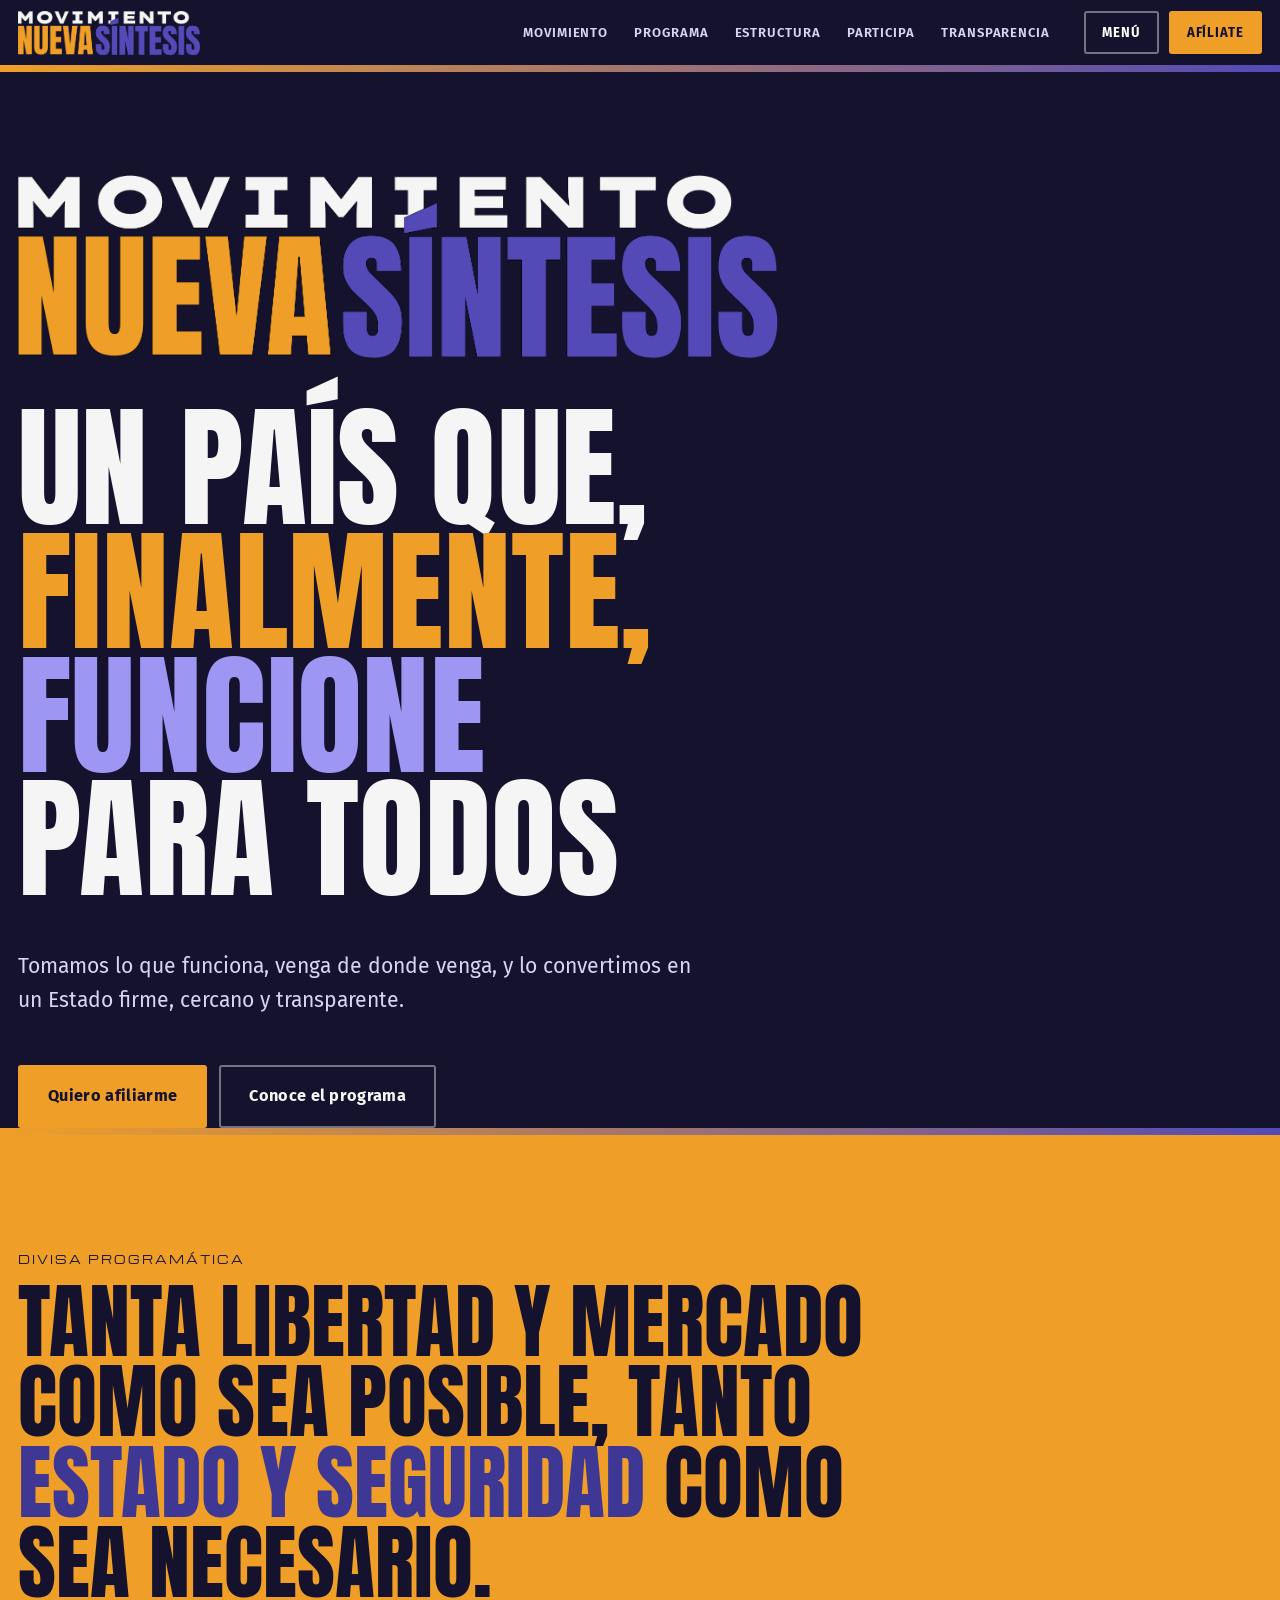
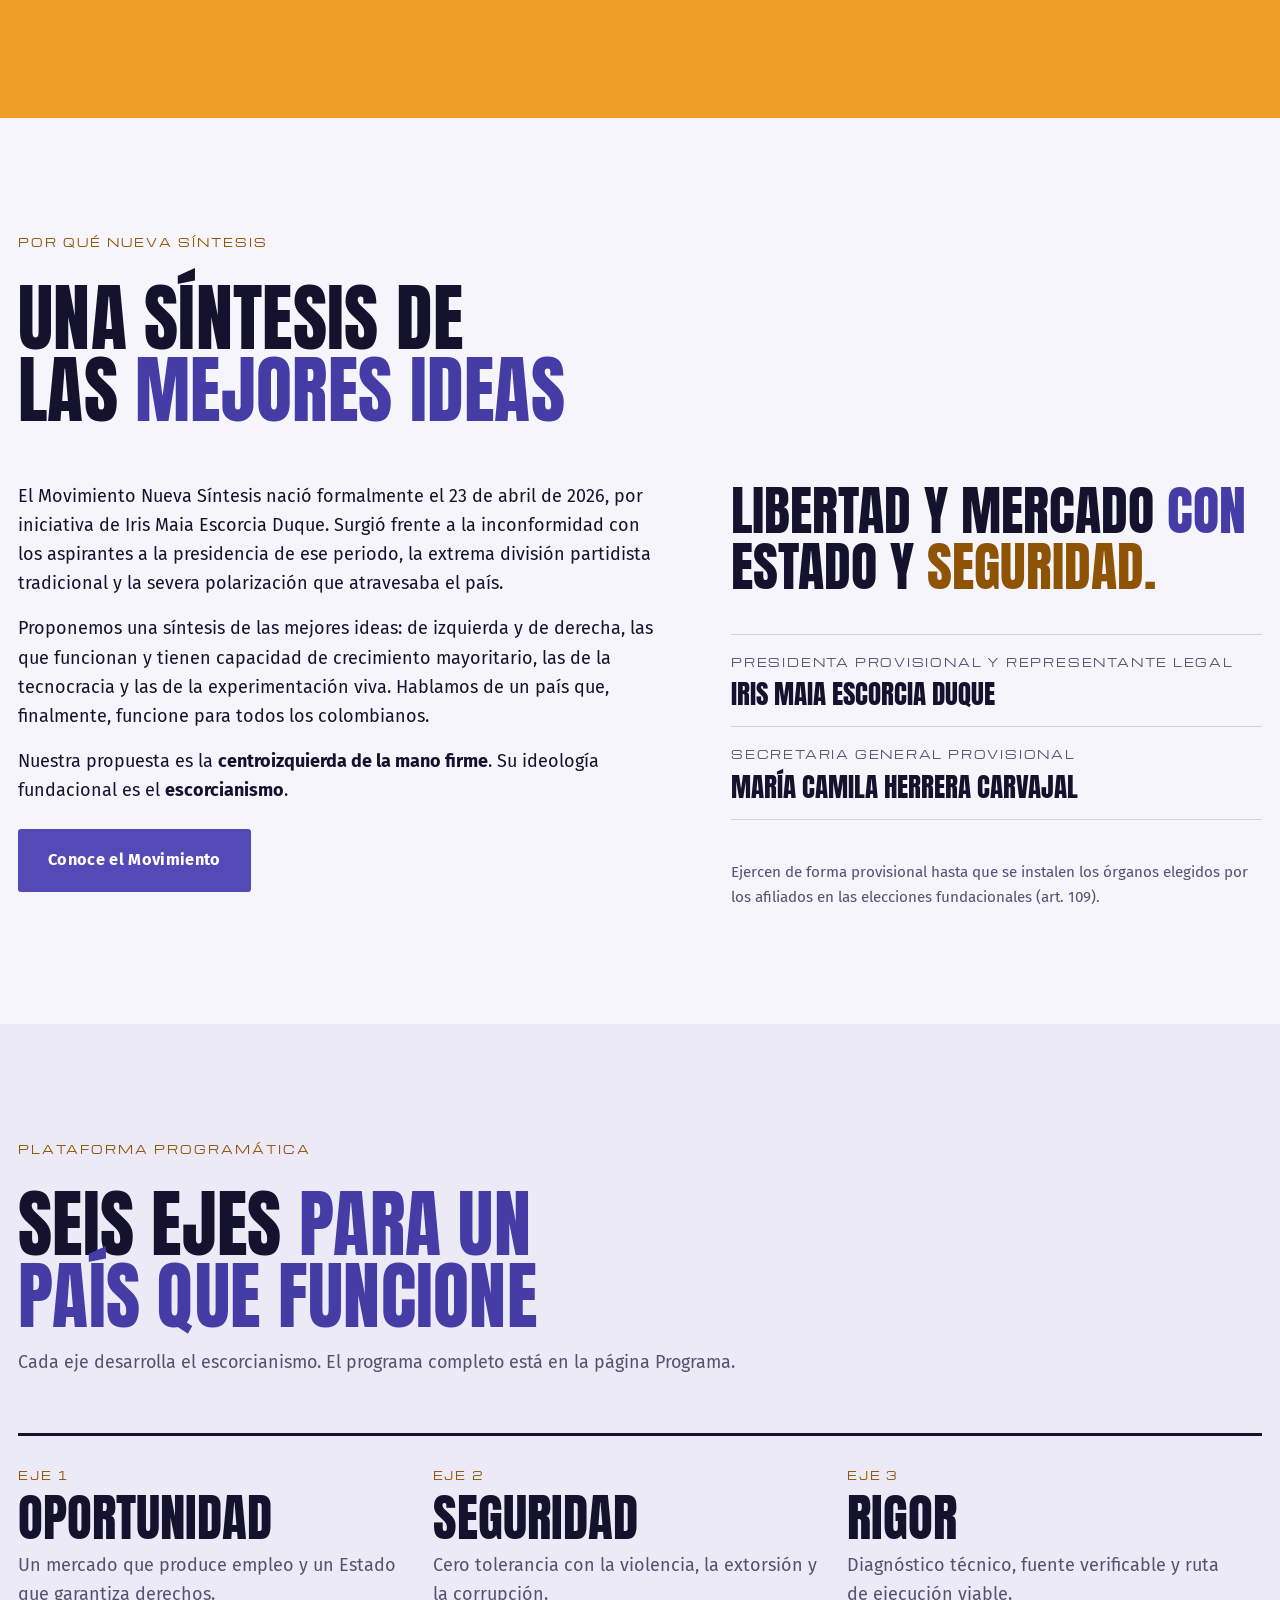
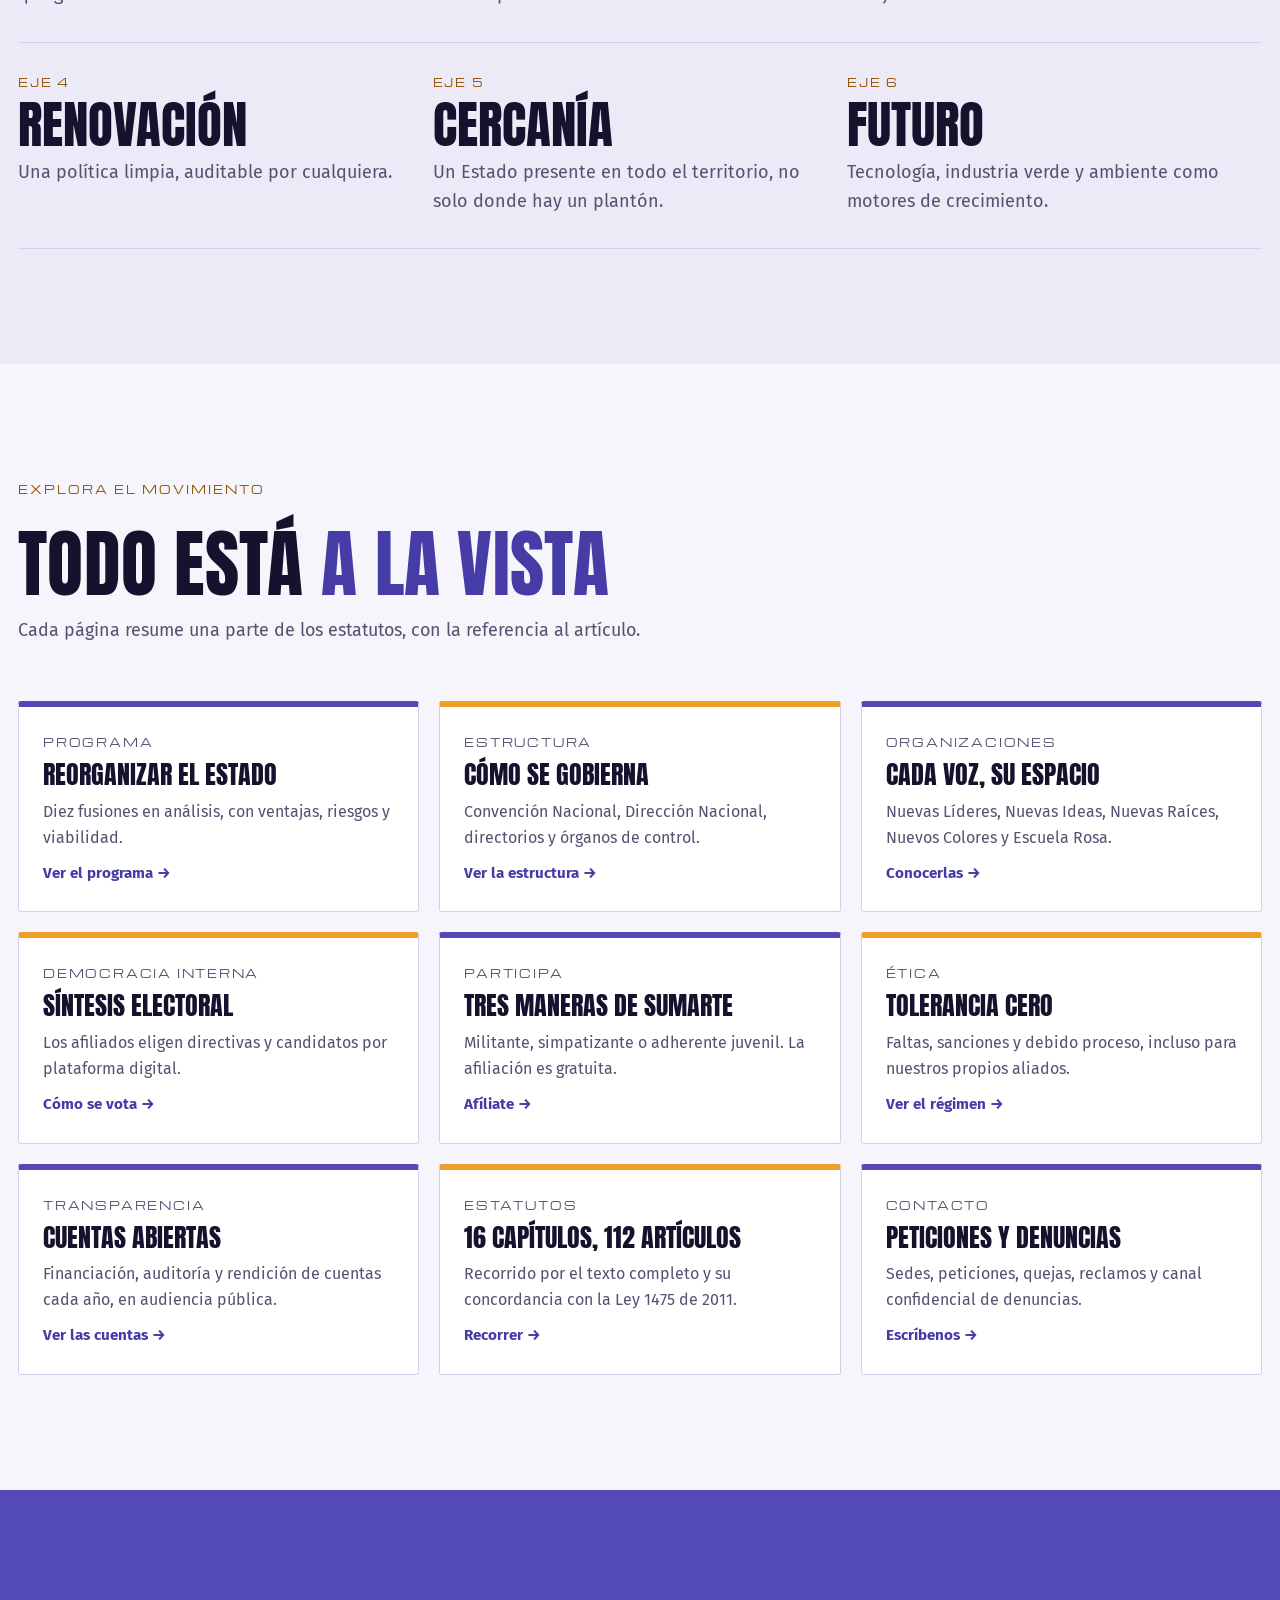
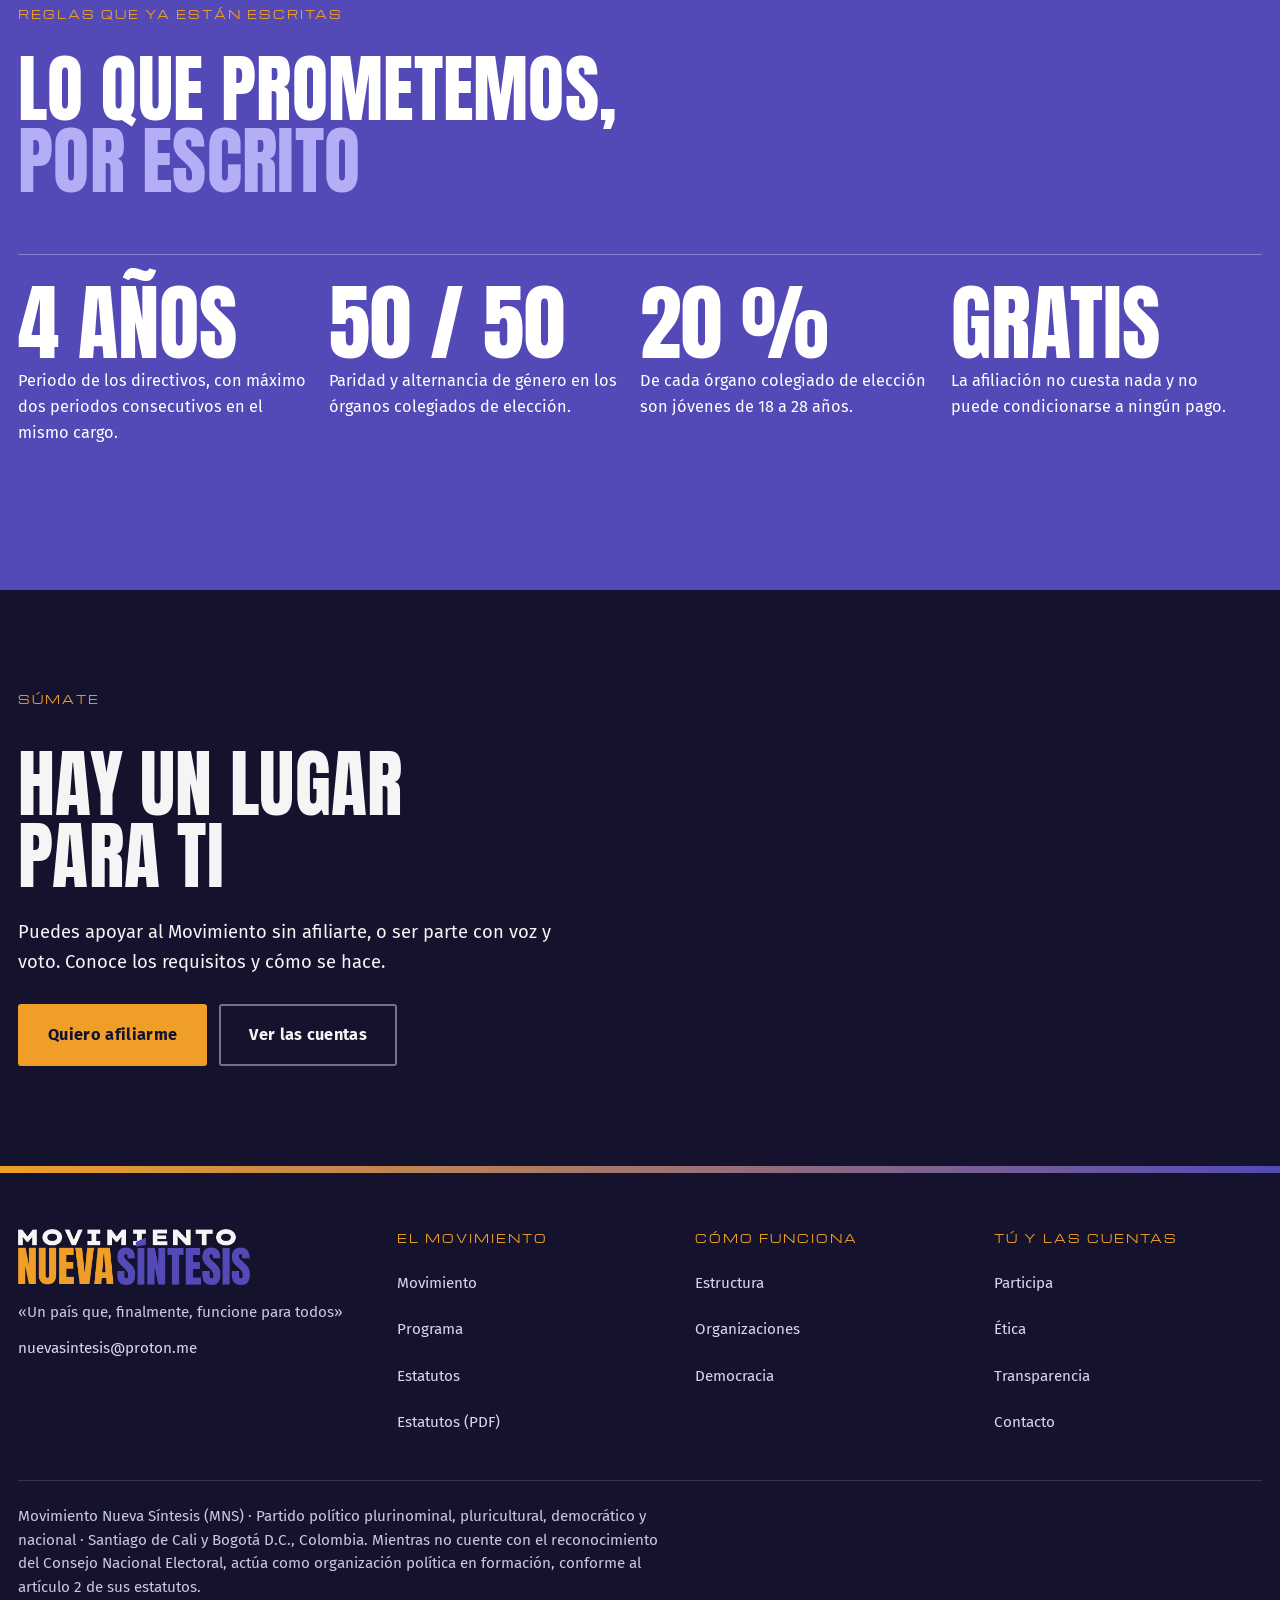
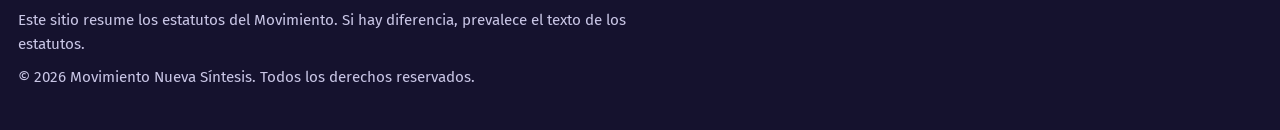
<file: index.html>
<!doctype html>
<html lang="es">
  <head>
    <meta charset="utf-8" />
    <meta
      name="viewport"
      content="width=device-width,initial-scale=1,viewport-fit=cover"
    />
    <title>Movimiento Nueva Síntesis</title>
    <meta name="theme-color" content="#15122E" />
    <meta
      name="description"
      content="Partido político colombiano de centro a centroizquierda. Un país que, finalmente, funcione para todos."
    />
    <meta property="og:type" content="website" />
    <meta property="og:locale" content="es_CO" />
    <meta property="og:site_name" content="Movimiento Nueva Síntesis" />
    <meta property="og:title" content="Movimiento Nueva Síntesis" />
    <meta
      property="og:description"
      content="Partido político colombiano de centro a centroizquierda. Un país que, finalmente, funcione para todos."
    />
    <link rel="icon" href="favicon.png" type="image/png" />
    <link rel="apple-touch-icon" href="apple-touch-icon.png" />
    <meta name="claude:viewport-fit-sides" content="cover" />
    <link rel="preconnect" href="https://fonts.googleapis.com" />
    <link rel="preconnect" href="https://fonts.gstatic.com" crossorigin />
    <link
      rel="stylesheet"
      href="https://fonts.googleapis.com/css2?family=Anton&family=Fira+Sans:wght@400;500;600;700&family=Michroma&display=swap"
    />
    <link rel="stylesheet" href="styles.css" />
  </head>
  <body>
    <a class="skip" href="#contenido">Ir al contenido</a>
    <header class="hd">
      <div class="wrap">
        <a
          class="brand"
          href="index.html"
          aria-label="Movimiento Nueva Síntesis, inicio"
          ><img
            src="logo.png"
            alt="Movimiento Nueva Síntesis"
            width="185"
            height="45"
        /></a>
        <nav class="nav" aria-label="Principal">
          <a href="movimiento.html">Movimiento</a
          ><a href="programa.html">Programa</a
          ><a href="estructura.html">Estructura</a
          ><a href="participa.html">Participa</a
          ><a href="transparencia.html">Transparencia</a>
        </nav>
        <div class="tools">
          <button
            class="hbtn"
            type="button"
            data-menu-open
            aria-haspopup="dialog"
          >
            Menú</button
          ><a class="hcta" href="participa.html#inscripcion" data-sirans
            >Afíliate</a
          >
        </div>
      </div>
      <div class="stripe"></div>
    </header>
    <div
      class="menu"
      id="menu"
      hidden
      role="dialog"
      aria-modal="true"
      aria-label="Menú del sitio"
    >
      <div class="wrap">
        <div class="top">
          <img
            src="logo.png"
            alt="Movimiento Nueva Síntesis"
            width="185"
            height="45"
            style="height: 44px; width: auto"
          /><button class="hbtn" type="button" id="menu-close">Cerrar</button>
        </div>
        <nav class="links" aria-label="Todas las páginas">
          <a href="index.html" aria-current="page"
            ><b>Inicio</b><span>El Movimiento en una página</span></a
          ><a href="movimiento.html"
            ><b>Movimiento</b
            ><span>Quiénes somos, ideario, fines y principios</span></a
          ><a href="programa.html"
            ><b>Programa</b
            ><span>Seis ejes y teoría de la reorganización</span></a
          ><a href="estructura.html"
            ><b>Estructura</b
            ><span>Órganos nacionales y organización territorial</span></a
          ><a href="organizaciones.html"
            ><b>Organizaciones</b
            ><span>Sectoriales, Escuela Rosa y bancadas</span></a
          ><a href="democracia.html"
            ><b>Democracia</b
            ><span>Síntesis Electoral, consultas y candidaturas</span></a
          ><a href="participa.html"
            ><b>Participa</b><span>Afíliate, derechos y deberes</span></a
          ><a href="etica.html"
            ><b>Ética</b><span>Faltas, sanciones y debido proceso</span></a
          ><a href="transparencia.html"
            ><b>Transparencia</b
            ><span>Cuentas, financiación y rendición</span></a
          ><a href="estatutos.html"
            ><b>Estatutos</b
            ><span>Los 16 capítulos y los 112 artículos</span></a
          ><a href="contacto.html"
            ><b>Contacto</b><span>Sedes, peticiones y denuncias</span></a
          >
        </nav>
      </div>
    </div>
    <main id="contenido">
      <div class="hero">
        <div class="wrap">
          <img
            class="hero-logo"
            src="logo.png"
            alt="Movimiento Nueva Síntesis"
            width="760"
            height="184"
          />
          <h1>
            Un país que, <em>finalmente,</em> <span>funcione</span> para todos
          </h1>
          <p class="lede">
            Tomamos lo que funciona, venga de donde venga,
            y lo convertimos en un Estado
            firme, cercano y transparente.
          </p>
          <div class="btns">
            <a class="btn btn-o" href="participa.html#inscripcion" data-sirans
              >Quiero afiliarme</a
            ><a class="btn btn-g" href="programa.html">Conoce el programa</a>
          </div>
        </div>
        <div class="stripe"></div>
      </div>
      <section class="sec band-o">
        <div class="wrap">
          <div class="eyebrow">Divisa programática</div>
          <p class="mega">
            Tanta libertad y mercado como sea posible, tanto
            <b>Estado y seguridad</b> como sea necesario.
          </p>
        </div>
      </section>
      <section class="sec" id="quienes">
        <div class="wrap">
          <div class="sh">
            <div class="eyebrow">Por qué Nueva Síntesis</div>
            <h2>Una síntesis de las <span class="i">mejores ideas</span></h2>
          </div>
          <div class="two">
            <div class="prose">
              <p>
                El Movimiento Nueva Síntesis nació formalmente el 23 de abril de
                2026, por iniciativa de Iris Maia Escorcia Duque. Surgió frente
                a la inconformidad con los aspirantes a la presidencia de ese
                periodo, la extrema división partidista tradicional y la severa
                polarización que atravesaba el país.
              </p>
              <p>
                Proponemos una síntesis de las mejores ideas: de izquierda y de
                derecha, las que funcionan y tienen capacidad de crecimiento
                mayoritario, las de la tecnocracia y las de la experimentación
                viva. Hablamos de un país que, finalmente, funcione para todos
                los colombianos.
              </p>
              <p>
                Nuestra propuesta es la
                <strong>centroizquierda de la mano firme</strong>. Su ideología
                fundacional es el <strong>escorcianismo</strong>.
              </p>
              <div class="btns" style="margin-top: 8px">
                <a class="btn btn-i" href="movimiento.html"
                  >Conoce el Movimiento</a
                >
              </div>
            </div>
            <div class="stack">
              <p class="big-quote">
                Libertad y mercado <span>con</span> Estado y <em>seguridad.</em>
              </p>
              <dl
                class="facts"
                style="
                  border-top-color: var(--line);
                  grid-template-columns: minmax(0, 1fr);
                "
              >
                <div
                  style="padding: 18px 0; border-bottom: 1px solid var(--line)"
                >
                  <dt style="color: var(--muted)">
                    Presidenta provisional y representante legal
                  </dt>
                  <dd style="font-size: 1.7rem">Iris Maia Escorcia Duque</dd>
                </div>
                <div
                  style="padding: 18px 0; border-bottom: 1px solid var(--line)"
                >
                  <dt style="color: var(--muted)">
                    Secretaria General provisional
                  </dt>
                  <dd style="font-size: 1.7rem">
                    María Camila Herrera Carvajal
                  </dd>
                </div>
              </dl>
              <p class="note">
                Ejercen de forma provisional hasta que se instalen los órganos
                elegidos por los afiliados en las elecciones fundacionales (art.
                109).
              </p>
            </div>
          </div>
        </div>
      </section>
      <section class="sec alt" id="ejes">
        <div class="wrap">
          <div class="sh">
            <div class="eyebrow">Plataforma programática</div>
            <h2>Seis ejes <span class="i">para un país que funcione</span></h2>
            <p>
              Cada eje desarrolla el escorcianismo. El programa completo está en
              la página Programa.
            </p>
          </div>
          <div class="tiles">
            <a class="tile" href="programa.html#ejes"
              ><span class="k">Eje 1</span><b>Oportunidad</b>
              <p>
                Un mercado que produce empleo y un Estado que garantiza
                derechos.
              </p></a
            ><a class="tile" href="programa.html#ejes"
              ><span class="k">Eje 2</span><b>Seguridad</b>
              <p>
                Cero tolerancia con la violencia, la extorsión y la corrupción.
              </p></a
            ><a class="tile" href="programa.html#ejes"
              ><span class="k">Eje 3</span><b>Rigor</b>
              <p>
                Diagnóstico técnico, fuente verificable y ruta de ejecución
                viable.
              </p></a
            ><a class="tile" href="programa.html#ejes"
              ><span class="k">Eje 4</span><b>Renovación</b>
              <p>Una política limpia, auditable por cualquiera.</p></a
            ><a class="tile" href="programa.html#ejes"
              ><span class="k">Eje 5</span><b>Cercanía</b>
              <p>
                Un Estado presente en todo el territorio, no solo donde hay un
                plantón.
              </p></a
            ><a class="tile" href="programa.html#ejes"
              ><span class="k">Eje 6</span><b>Futuro</b>
              <p>
                Tecnología, industria verde y ambiente como motores de
                crecimiento.
              </p></a
            >
          </div>
        </div>
      </section>
      <section class="sec" id="explora">
        <div class="wrap">
          <div class="sh">
            <div class="eyebrow">Explora el Movimiento</div>
            <h2>Todo está <span class="i">a la vista</span></h2>
            <p>
              Cada página resume una parte de los estatutos, con la referencia
              al artículo.
            </p>
          </div>
          <div class="cards c3">
            <a class="card" href="programa.html"
              ><small>Programa</small>
              <h3>Reorganizar el Estado</h3>
              <p>
                Diez fusiones en análisis, con ventajas, riesgos y viabilidad.
              </p>
              <span class="go">Ver el programa →</span></a
            ><a class="card" href="estructura.html"
              ><small>Estructura</small>
              <h3>Cómo se gobierna</h3>
              <p>
                Convención Nacional, Dirección Nacional, directorios y órganos
                de control.
              </p>
              <span class="go">Ver la estructura →</span></a
            ><a class="card" href="organizaciones.html"
              ><small>Organizaciones</small>
              <h3>Cada voz, su espacio</h3>
              <p>
                Nuevas Líderes, Nuevas Ideas, Nuevas Raíces, Nuevos Colores y
                Escuela Rosa.
              </p>
              <span class="go">Conocerlas →</span></a
            ><a class="card" href="democracia.html"
              ><small>Democracia interna</small>
              <h3>Síntesis Electoral</h3>
              <p>
                Los afiliados eligen directivas y candidatos por plataforma
                digital.
              </p>
              <span class="go">Cómo se vota →</span></a
            ><a class="card" href="participa.html"
              ><small>Participa</small>
              <h3>Tres maneras de sumarte</h3>
              <p>
                Militante, simpatizante o adherente juvenil. La afiliación es
                gratuita.
              </p>
              <span class="go">Afíliate →</span></a
            ><a class="card" href="etica.html"
              ><small>Ética</small>
              <h3>Tolerancia cero</h3>
              <p>
                Faltas, sanciones y debido proceso, incluso para nuestros
                propios aliados.
              </p>
              <span class="go">Ver el régimen →</span></a
            ><a class="card" href="transparencia.html"
              ><small>Transparencia</small>
              <h3>Cuentas abiertas</h3>
              <p>
                Financiación, auditoría y rendición de cuentas cada año, en
                audiencia pública.
              </p>
              <span class="go">Ver las cuentas →</span></a
            ><a class="card" href="estatutos.html"
              ><small>Estatutos</small>
              <h3>16 capítulos, 112 artículos</h3>
              <p>
                Recorrido por el texto completo y su concordancia con la Ley
                1475 de 2011.
              </p>
              <span class="go">Recorrer →</span></a
            ><a class="card" href="contacto.html"
              ><small>Contacto</small>
              <h3>Peticiones y denuncias</h3>
              <p>
                Sedes, peticiones, quejas, reclamos y canal confidencial de
                denuncias.
              </p>
              <span class="go">Escríbenos →</span></a
            >
          </div>
        </div>
      </section>
      <section class="sec band-i">
        <div class="wrap">
          <div class="sh">
            <div class="eyebrow">Reglas que ya están escritas</div>
            <h2>Lo que prometemos, <span class="i">por escrito</span></h2>
          </div>
          <div class="stats">
            <div>
              <b>4 años</b
              ><span
                >Periodo de los directivos, con máximo dos periodos consecutivos
                en el mismo cargo.</span
              >
            </div>
            <div>
              <b>50 / 50</b
              ><span
                >Paridad y alternancia de género en los órganos colegiados de
                elección.</span
              >
            </div>
            <div>
              <b>20 %</b
              ><span
                >De cada órgano colegiado de elección son jóvenes de 18 a 28
                años.</span
              >
            </div>
            <div>
              <b>Gratis</b
              ><span
                >La afiliación no cuesta nada y no puede condicionarse a ningún
                pago.</span
              >
            </div>
          </div>
        </div>
      </section>
      <section class="cta-band band-n">
        <div class="wrap">
          <div class="eyebrow">Súmate</div>
          <h2>Hay un lugar para ti</h2>
          <p style="max-width: 56ch; font-size: 1.15rem">
            Puedes apoyar al Movimiento sin afiliarte, o ser parte con voz y
            voto. Conoce los requisitos y cómo se hace.
          </p>
          <div class="btns">
            <a class="btn btn-o" href="participa.html#inscripcion" data-sirans
              >Quiero afiliarme</a
            ><a class="btn btn-g" href="transparencia.html">Ver las cuentas</a>
          </div>
        </div>
      </section>
      <div class="stripe"></div>
    </main>
    <footer class="ft">
      <div class="wrap">
        <div class="cols">
          <div>
            <img
              src="logo.png"
              alt="Movimiento Nueva Síntesis"
              width="235"
              height="56"
            />
            <p style="margin-top: 16px">
              «Un país que, finalmente, funcione para todos»
            </p>
            <p>
              <a
                style="display: inline-block; padding: 12px 0; min-height: 44px"
                href="mailto:nuevasintesis@proton.me"
                >nuevasintesis@proton.me</a
              >
            </p>
          </div>
          <div>
            <h4>El Movimiento</h4>
            <ul>
              <li><a href="movimiento.html">Movimiento</a></li>
              <li><a href="programa.html">Programa</a></li>
              <li><a href="estatutos.html">Estatutos</a></li>
              <li>
                <a
                  href="estatutos-movimiento-nueva-sintesis.pdf"
                  target="_blank"
                  rel="noopener"
                  >Estatutos (PDF)</a
                >
              </li>
            </ul>
          </div>
          <div>
            <h4>Cómo funciona</h4>
            <ul>
              <li><a href="estructura.html">Estructura</a></li>
              <li><a href="organizaciones.html">Organizaciones</a></li>
              <li><a href="democracia.html">Democracia</a></li>
            </ul>
          </div>
          <div>
            <h4>Tú y las cuentas</h4>
            <ul>
              <li><a href="participa.html">Participa</a></li>
              <li><a href="etica.html">Ética</a></li>
              <li><a href="transparencia.html">Transparencia</a></li>
              <li><a href="contacto.html">Contacto</a></li>
            </ul>
          </div>
        </div>
        <div class="legal">
          <p>
            Movimiento Nueva Síntesis (MNS) · Partido político plurinominal,
            pluricultural, democrático y nacional · Santiago de Cali y Bogotá
            D.C., Colombia. Mientras no cuente con el reconocimiento del Consejo
            Nacional Electoral, actúa como organización política en formación,
            conforme al artículo 2 de sus estatutos.
          </p>
          <p>
            Este sitio resume los estatutos del Movimiento. Si hay diferencia,
            prevalece el texto de los estatutos.
          </p>
          <p>
            © <span id="y">2026</span> Movimiento Nueva Síntesis. Todos los
            derechos reservados.
          </p>
        </div>
      </div>
    </footer>
    <div class="dock">
      <button class="hbtn" type="button" data-menu-open>Menú</button
      ><a class="hcta" href="participa.html#inscripcion" data-sirans
        >Quiero afiliarme</a
      >
    </div>
    <script src="config.js"></script>
    <script src="site.js"></script>
  </body>
</html>
</file>
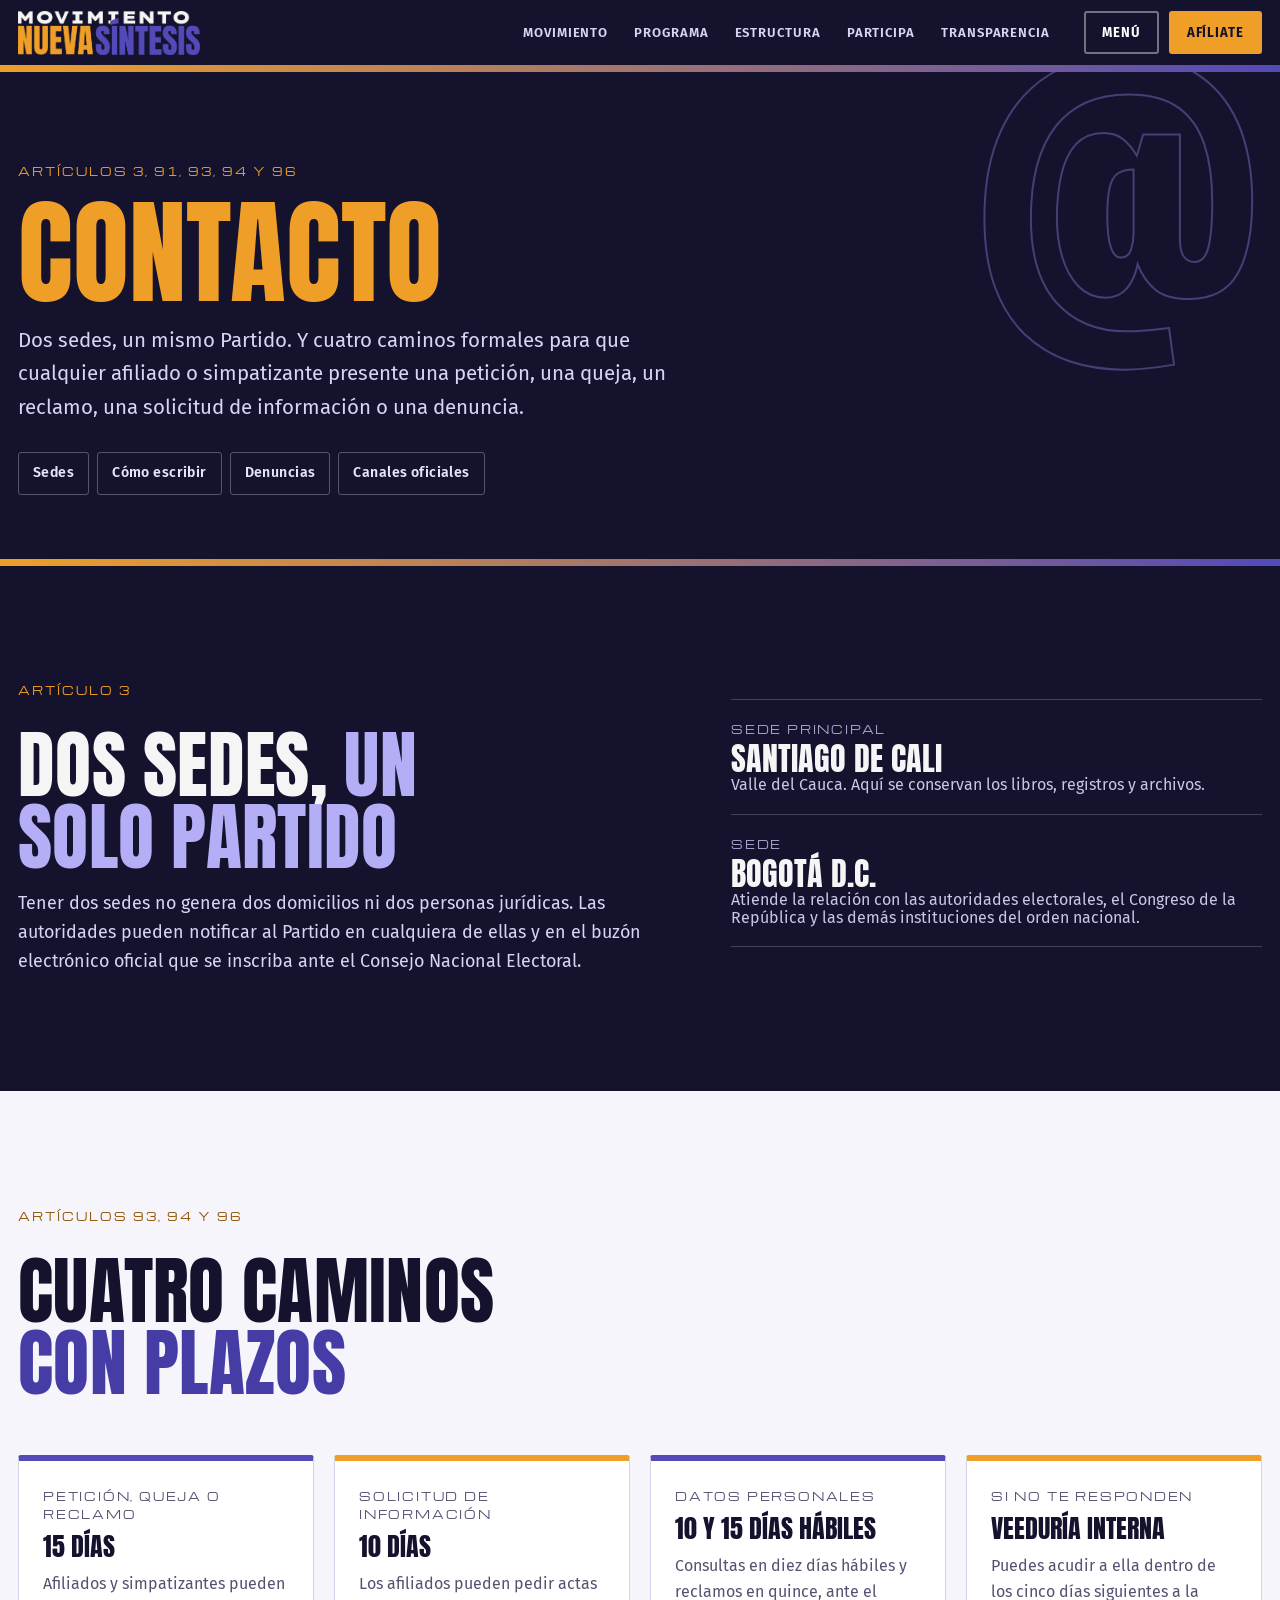
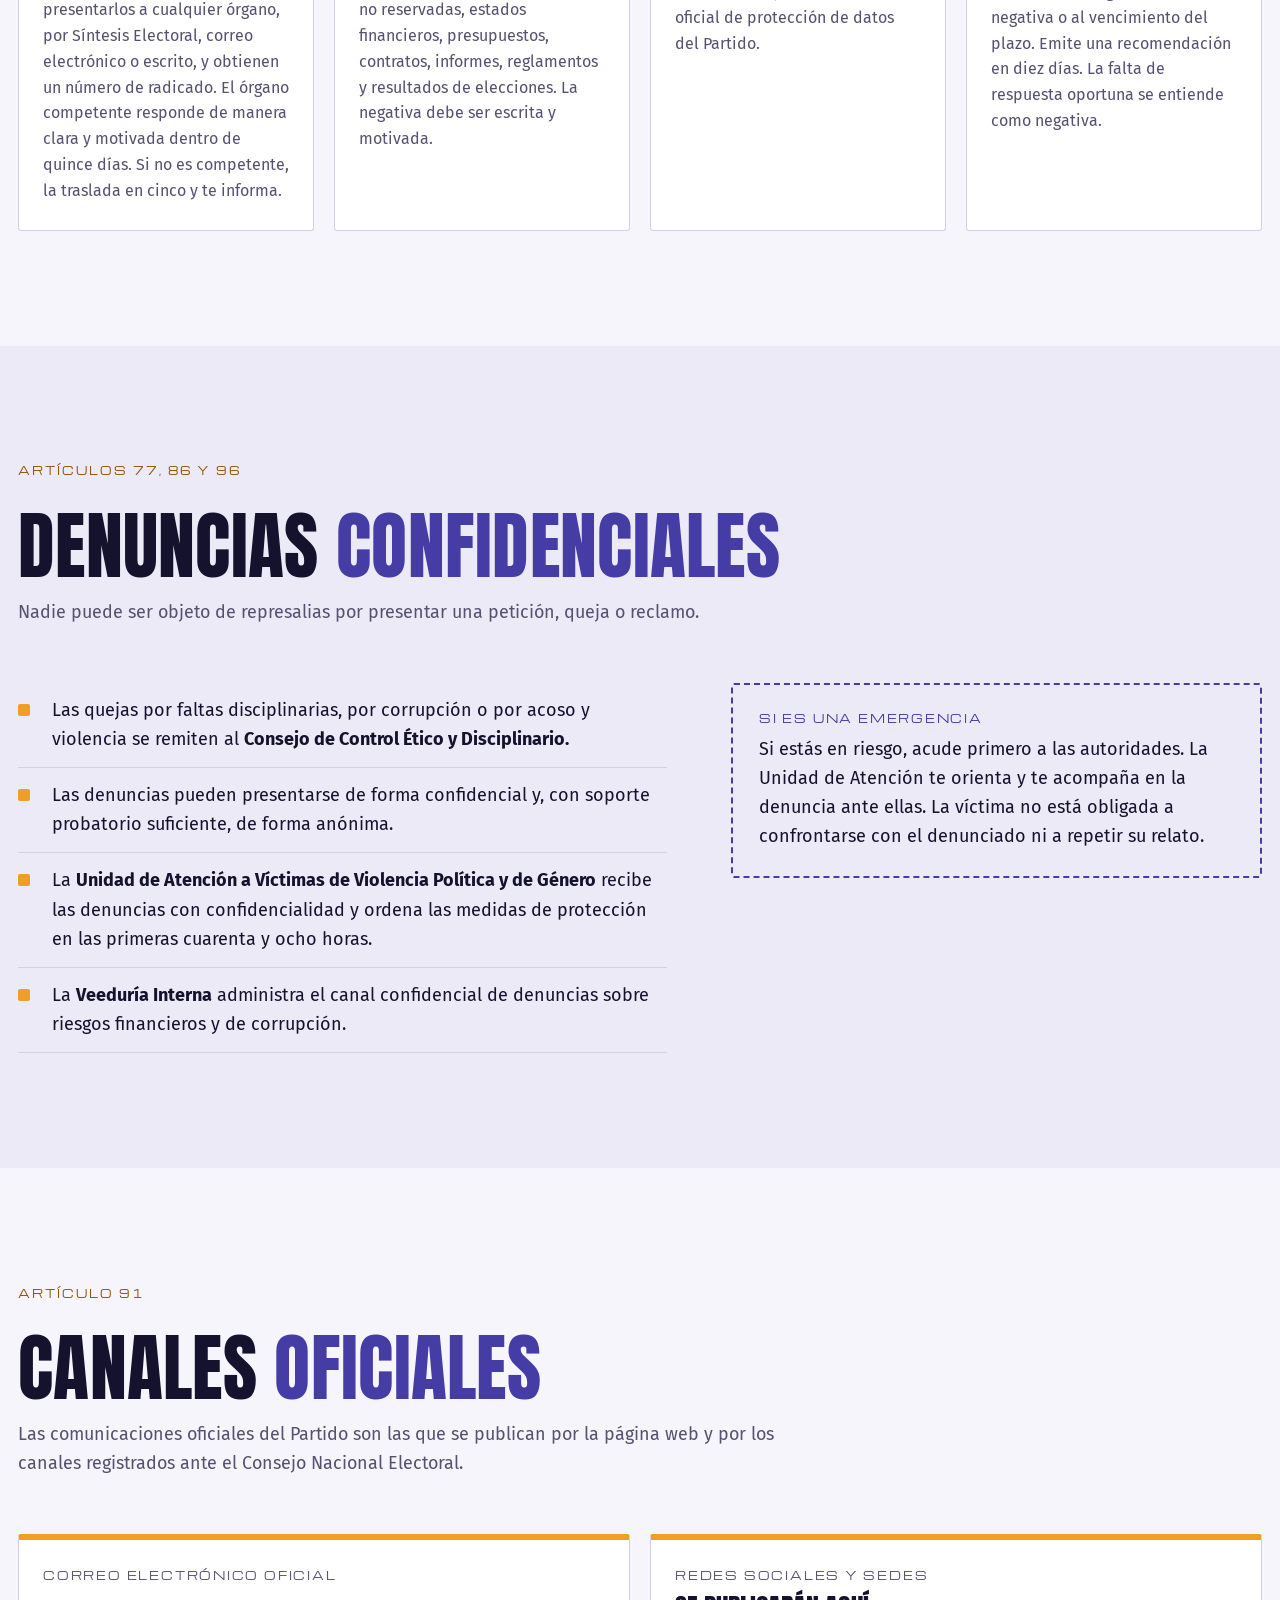
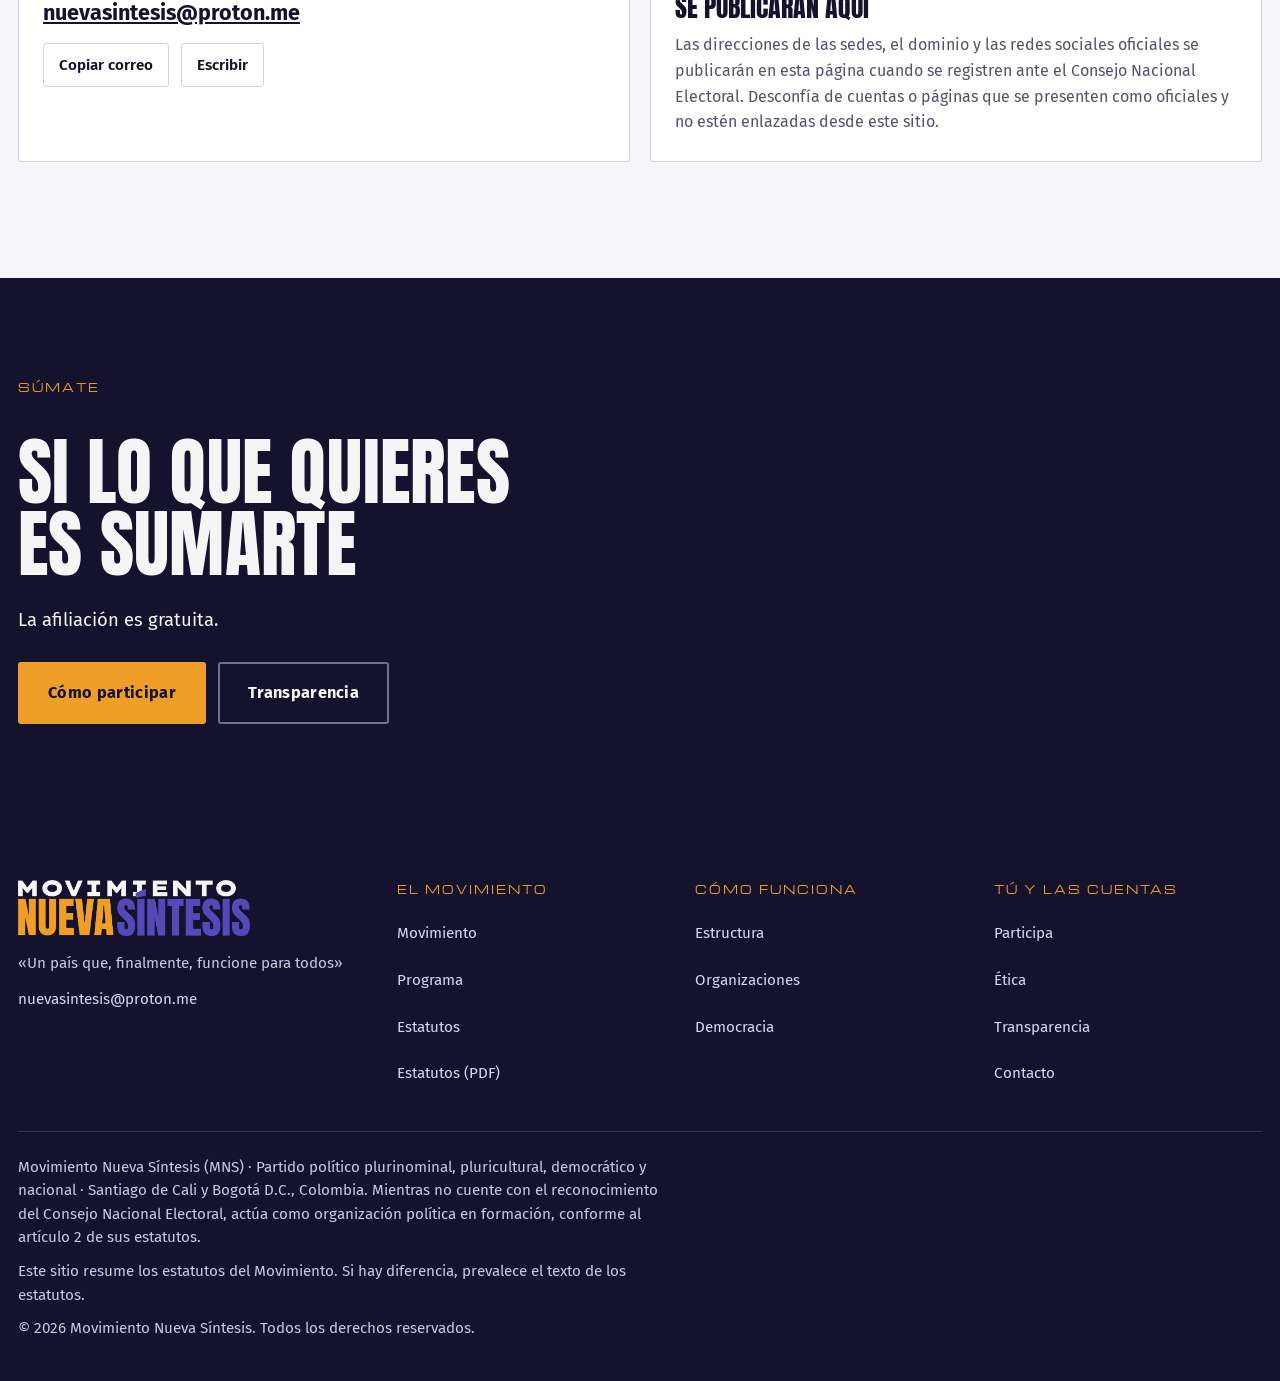
<file: contacto.html>
<!doctype html><html lang="es"><head><meta charset="utf-8"><meta name="viewport" content="width=device-width,initial-scale=1,viewport-fit=cover"><title>Contacto · Nueva Síntesis</title><meta name="theme-color" content="#15122E"><meta name="description" content="Sedes, correo oficial, peticiones y denuncias."><meta property="og:type" content="website"><meta property="og:locale" content="es_CO"><meta property="og:site_name" content="Movimiento Nueva Síntesis"><meta property="og:title" content="Contacto · Nueva Síntesis"><meta property="og:description" content="Sedes, correo oficial, peticiones y denuncias."><link rel="icon" href="favicon.png" type="image/png"><link rel="apple-touch-icon" href="apple-touch-icon.png"><meta name="claude:viewport-fit-sides" content="cover"><link rel="preconnect" href="https://fonts.googleapis.com"><link rel="preconnect" href="https://fonts.gstatic.com" crossorigin><link rel="stylesheet" href="https://fonts.googleapis.com/css2?family=Anton&family=Fira+Sans:wght@400;500;600;700&family=Michroma&display=swap"><link rel="stylesheet" href="styles.css"></head><body><a class="skip" href="#contenido">Ir al contenido</a><header class="hd"><div class="wrap"><a class="brand" href="index.html" aria-label="Movimiento Nueva Síntesis, inicio"><img src="logo.png" alt="Movimiento Nueva Síntesis" width="185" height="45"></a><nav class="nav" aria-label="Principal"><a href="movimiento.html">Movimiento</a><a href="programa.html">Programa</a><a href="estructura.html">Estructura</a><a href="participa.html">Participa</a><a href="transparencia.html">Transparencia</a></nav><div class="tools"><button class="hbtn" type="button" data-menu-open aria-haspopup="dialog">Menú</button><a class="hcta" href="participa.html#inscripcion" data-sirans>Afíliate</a></div></div><div class="stripe"></div></header><div class="menu" id="menu" hidden role="dialog" aria-modal="true" aria-label="Menú del sitio"><div class="wrap"><div class="top"><img src="logo.png" alt="Movimiento Nueva Síntesis" width="185" height="45" style="height:44px;width:auto"><button class="hbtn" type="button" id="menu-close">Cerrar</button></div><nav class="links" aria-label="Todas las páginas"><a href="index.html"><b>Inicio</b><span>El Movimiento en una página</span></a><a href="movimiento.html"><b>Movimiento</b><span>Quiénes somos, ideario, fines y principios</span></a><a href="programa.html"><b>Programa</b><span>Seis ejes y teoría de la reorganización</span></a><a href="estructura.html"><b>Estructura</b><span>Órganos nacionales y organización territorial</span></a><a href="organizaciones.html"><b>Organizaciones</b><span>Sectoriales, Escuela Rosa y bancadas</span></a><a href="democracia.html"><b>Democracia</b><span>Síntesis Electoral, consultas y candidaturas</span></a><a href="participa.html"><b>Participa</b><span>Afíliate, derechos y deberes</span></a><a href="etica.html"><b>Ética</b><span>Faltas, sanciones y debido proceso</span></a><a href="transparencia.html"><b>Transparencia</b><span>Cuentas, financiación y rendición</span></a><a href="estatutos.html"><b>Estatutos</b><span>Los 16 capítulos y los 112 artículos</span></a><a href="contacto.html" aria-current="page"><b>Contacto</b><span>Sedes, peticiones y denuncias</span></a></nav></div></div><main id="contenido"><div class="phero"><div class="chapno" aria-hidden="true">@</div><div class="wrap"><div class="ref">Artículos 3, 91, 93, 94 y 96</div><h1><em>Contacto</em></h1><p class="lede">Dos sedes, un mismo Partido. Y cuatro caminos formales para que cualquier afiliado o simpatizante presente una petición, una queja, un reclamo, una solicitud de información o una denuncia.</p><nav class="toc" aria-label="En esta página"><a href="#sedes">Sedes</a><a href="#caminos">Cómo escribir</a><a href="#denuncias">Denuncias</a><a href="#canales">Canales oficiales</a></nav></div></div><div class="stripe"></div><section class="sec band-n" id="sedes"><div class="wrap"><div class="two"><div class="sh" style="margin-bottom:0"><div class="eyebrow">Artículo 3</div><h2>Dos sedes, <span class="i">un solo Partido</span></h2><p>Tener dos sedes no genera dos domicilios ni dos personas jurídicas. Las autoridades pueden notificar al Partido en cualquiera de ellas y en el buzón electrónico oficial que se inscriba ante el Consejo Nacional Electoral.</p></div><dl class="sedes"><div><dt>Sede principal</dt><dd>Santiago de Cali<small>Valle del Cauca. Aquí se conservan los libros, registros y archivos.</small></dd></div><div><dt>Sede</dt><dd>Bogotá D.C.<small>Atiende la relación con las autoridades electorales, el Congreso de la República y las demás instituciones del orden nacional.</small></dd></div></dl></div></div></section><section class="sec " id="caminos"><div class="wrap"><div class="sh"><div class="eyebrow">Artículos 93, 94 y 96</div><h2>Cuatro caminos <span class='i'>con plazos</span></h2></div><div class="cards"><article class="card"><small>Petición, queja o reclamo</small><h3>15 días</h3><p>Afiliados y simpatizantes pueden presentarlos a cualquier órgano, por Síntesis Electoral, correo electrónico o escrito, y obtienen un número de radicado. El órgano competente responde de manera clara y motivada dentro de quince días. Si no es competente, la traslada en cinco y te informa.</p></article><article class="card"><small>Solicitud de información</small><h3>10 días</h3><p>Los afiliados pueden pedir actas no reservadas, estados financieros, presupuestos, contratos, informes, reglamentos y resultados de elecciones. La negativa debe ser escrita y motivada.</p></article><article class="card"><small>Datos personales</small><h3>10 y 15 días hábiles</h3><p>Consultas en diez días hábiles y reclamos en quince, ante el oficial de protección de datos del Partido.</p></article><article class="card"><small>Si no te responden</small><h3>Veeduría Interna</h3><p>Puedes acudir a ella dentro de los cinco días siguientes a la negativa o al vencimiento del plazo. Emite una recomendación en diez días. La falta de respuesta oportuna se entiende como negativa.</p></article></div></div></section><section class="sec alt" id="denuncias"><div class="wrap"><div class="sh"><div class="eyebrow">Artículos 77, 86 y 96</div><h2>Denuncias <span class='i'>confidenciales</span></h2><p>Nadie puede ser objeto de represalias por presentar una petición, queja o reclamo.</p></div><div class="two"><div><ul class="checks"><li><span>Las quejas por faltas disciplinarias, por corrupción o por acoso y violencia se remiten al <strong>Consejo de Control Ético y Disciplinario.</strong></span></li><li><span>Las denuncias pueden presentarse de forma confidencial y, con soporte probatorio suficiente, de forma anónima.</span></li><li><span>La <strong>Unidad de Atención a Víctimas de Violencia Política y de Género</strong> recibe las denuncias con confidencialidad y ordena las medidas de protección en las primeras cuarenta y ocho horas.</span></li><li><span>La <strong>Veeduría Interna</strong> administra el canal confidencial de denuncias sobre riesgos financieros y de corrupción.</span></li></ul></div><div class="callout"><b>Si es una emergencia</b><p>Si estás en riesgo, acude primero a las autoridades. La Unidad de Atención te orienta y te acompaña en la denuncia ante ellas. La víctima no está obligada a confrontarse con el denunciado ni a repetir su relato.</p></div></div></div></section><section class="sec " id="canales"><div class="wrap"><div class="sh"><div class="eyebrow">Artículo 91</div><h2>Canales <span class='i'>oficiales</span></h2><p>Las comunicaciones oficiales del Partido son las que se publican por la página web y por los canales registrados ante el Consejo Nacional Electoral.</p></div><div class="cards"><article class="card" style="border-top-color:var(--orange)"><small>Correo electrónico oficial</small><h3 style="text-transform:none;font-family:var(--f-body);font-weight:700;font-size:1.35rem;overflow-wrap:anywhere"><a href="mailto:nuevasintesis@proton.me" id="mail">nuevasintesis@proton.me</a></h3><div class="btns"><button class="seg" type="button" data-copy="nuevasintesis@proton.me">Copiar correo</button><a class="seg" style="text-decoration:none" href="mailto:nuevasintesis@proton.me">Escribir</a></div><p class="note" data-copy-msg aria-live="polite"></p></article><article class="card"><small>Redes sociales y sedes</small><h3>Se publicarán aquí</h3><p>Las direcciones de las sedes, el dominio y las redes sociales oficiales se publicarán en esta página cuando se registren ante el Consejo Nacional Electoral. Desconfía de cuentas o páginas que se presenten como oficiales y no estén enlazadas desde este sitio.</p></article></div></div></section><section class="cta-band band-n"><div class="wrap"><div class="eyebrow">Súmate</div><h2>Si lo que quieres es sumarte</h2><p style="max-width:56ch;font-size:1.15rem">La afiliación es gratuita.</p><div class="btns"><a class="btn btn-o" href="participa.html">Cómo participar</a><a class="btn btn-g" href="transparencia.html">Transparencia</a></div></div></section></main><footer class="ft"><div class="wrap"><div class="cols"><div><img src="logo.png" alt="Movimiento Nueva Síntesis" width="235" height="56"><p style="margin-top:16px">«Un país que, finalmente, funcione para todos»</p><p><a style="display:inline-block;padding:12px 0;min-height:44px" href="mailto:nuevasintesis@proton.me">nuevasintesis@proton.me</a></p></div><div><h4>El Movimiento</h4><ul><li><a href="movimiento.html">Movimiento</a></li><li><a href="programa.html">Programa</a></li><li><a href="estatutos.html">Estatutos</a></li><li><a href="estatutos-movimiento-nueva-sintesis.pdf" target="_blank" rel="noopener">Estatutos (PDF)</a></li></ul></div><div><h4>Cómo funciona</h4><ul><li><a href="estructura.html">Estructura</a></li><li><a href="organizaciones.html">Organizaciones</a></li><li><a href="democracia.html">Democracia</a></li></ul></div><div><h4>Tú y las cuentas</h4><ul><li><a href="participa.html">Participa</a></li><li><a href="etica.html">Ética</a></li><li><a href="transparencia.html">Transparencia</a></li><li><a href="contacto.html">Contacto</a></li></ul></div></div><div class="legal"><p>Movimiento Nueva Síntesis (MNS) · Partido político plurinominal, pluricultural, democrático y nacional · Santiago de Cali y Bogotá D.C., Colombia. Mientras no cuente con el reconocimiento del Consejo Nacional Electoral, actúa como organización política en formación, conforme al artículo 2 de sus estatutos.</p><p>Este sitio resume los estatutos del Movimiento. Si hay diferencia, prevalece el texto de los estatutos.</p><p>© <span id="y">2026</span> Movimiento Nueva Síntesis. Todos los derechos reservados.</p></div></div></footer><div class="dock"><button class="hbtn" type="button" data-menu-open>Menú</button><a class="hcta" href="participa.html#inscripcion" data-sirans>Quiero afiliarme</a></div><script src="config.js"></script><script src="site.js"></script></body></html>
</file>
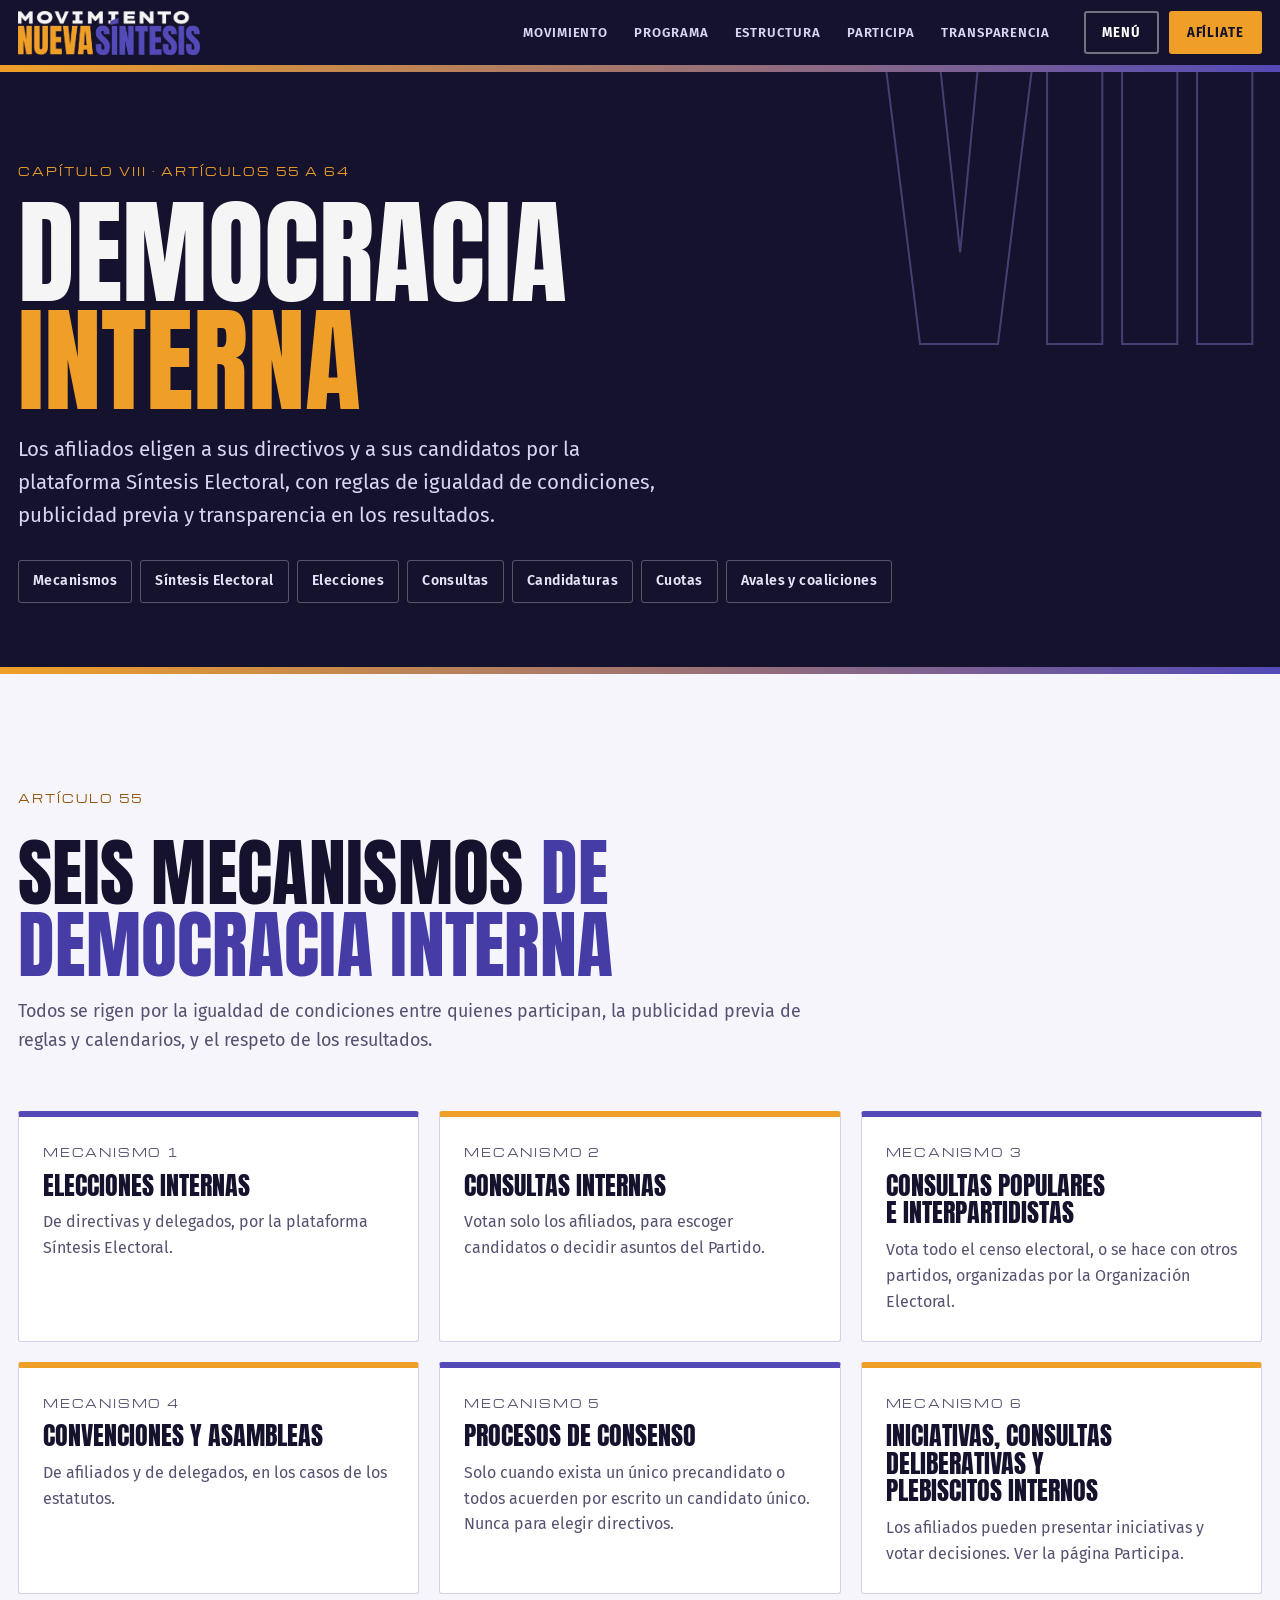
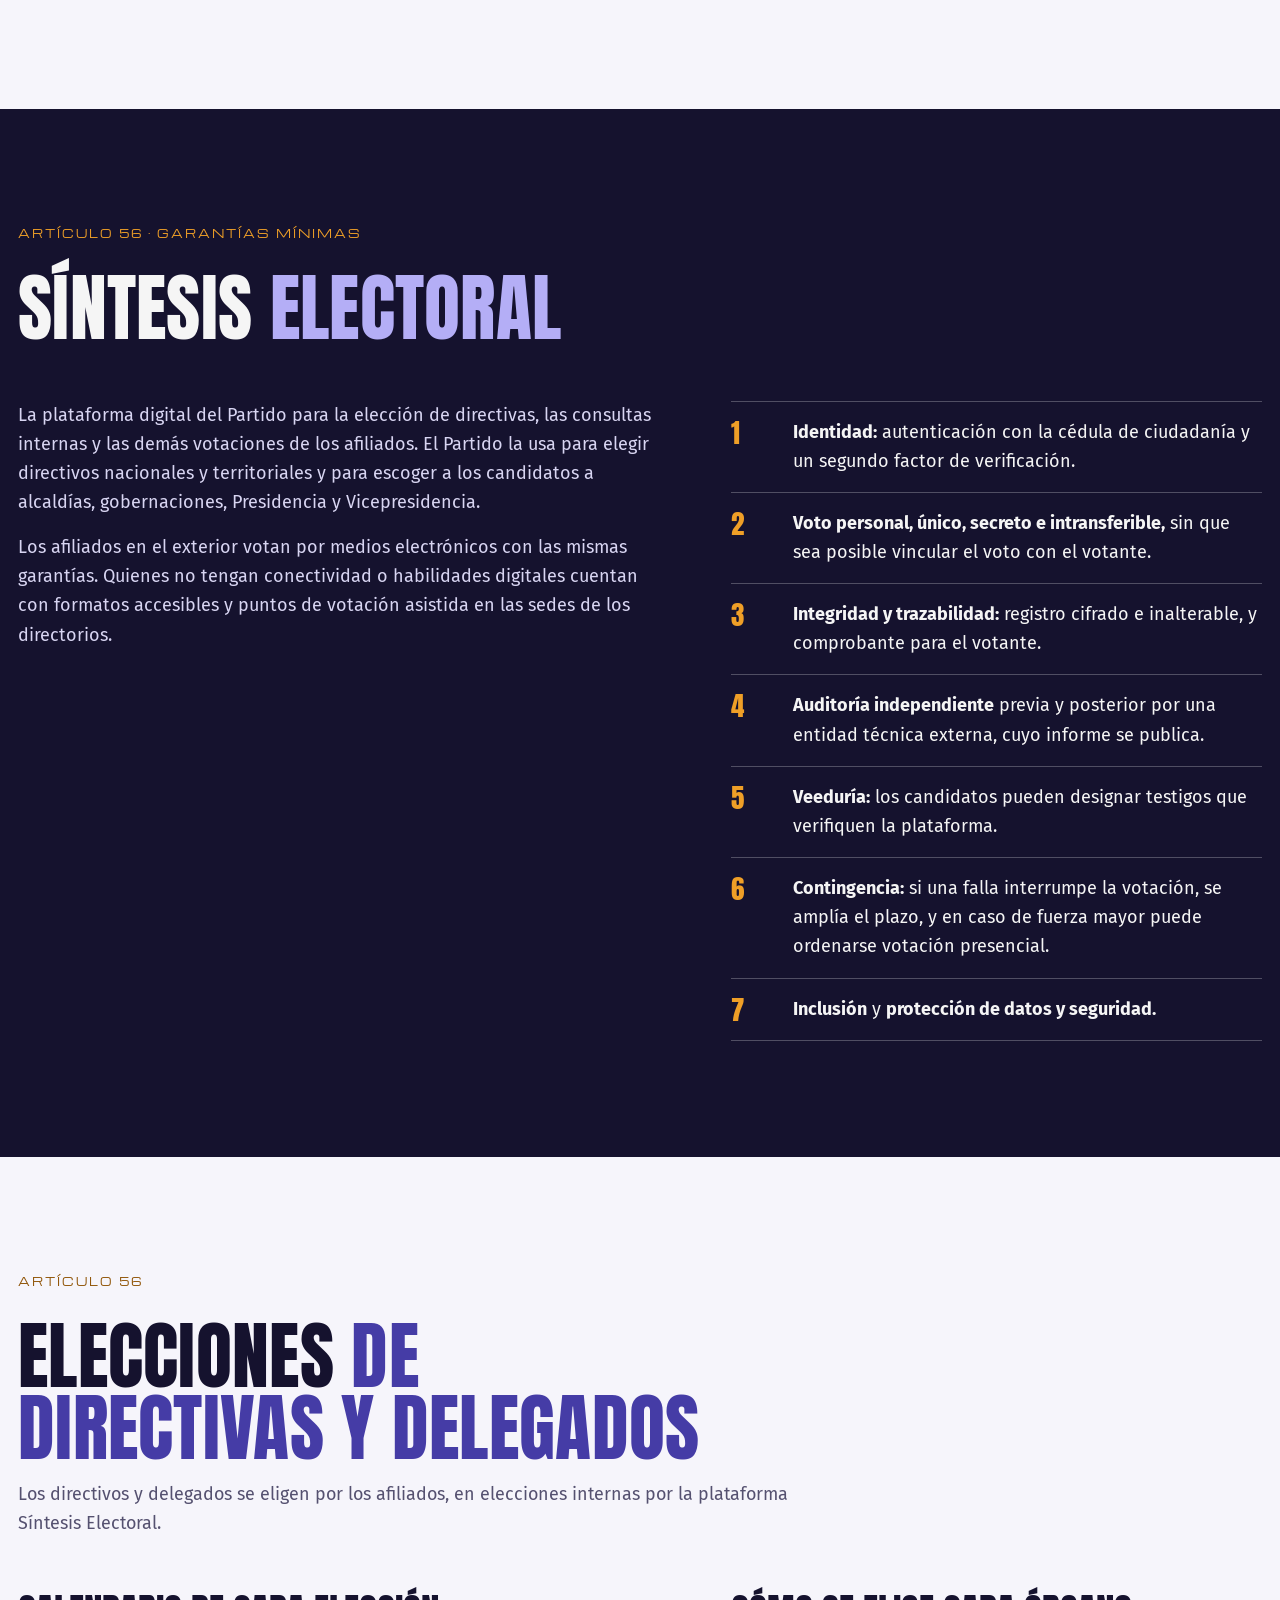
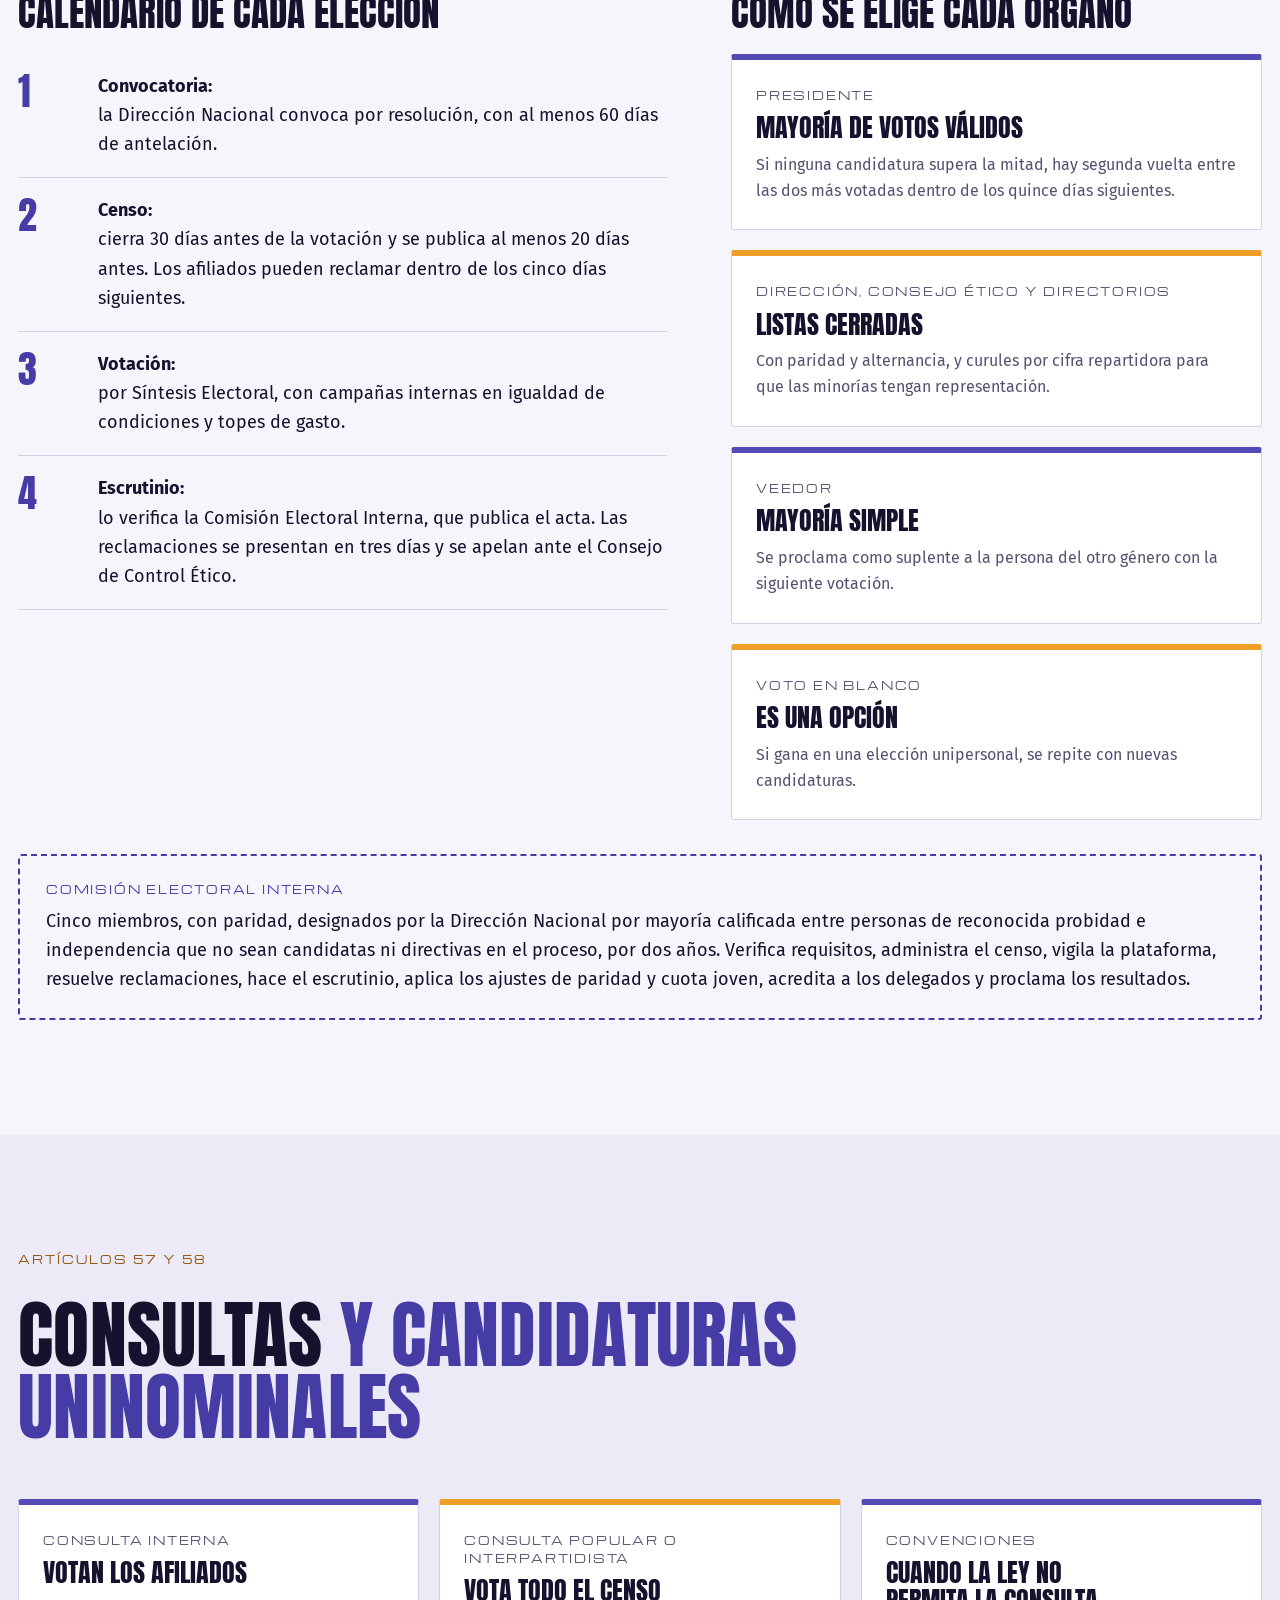
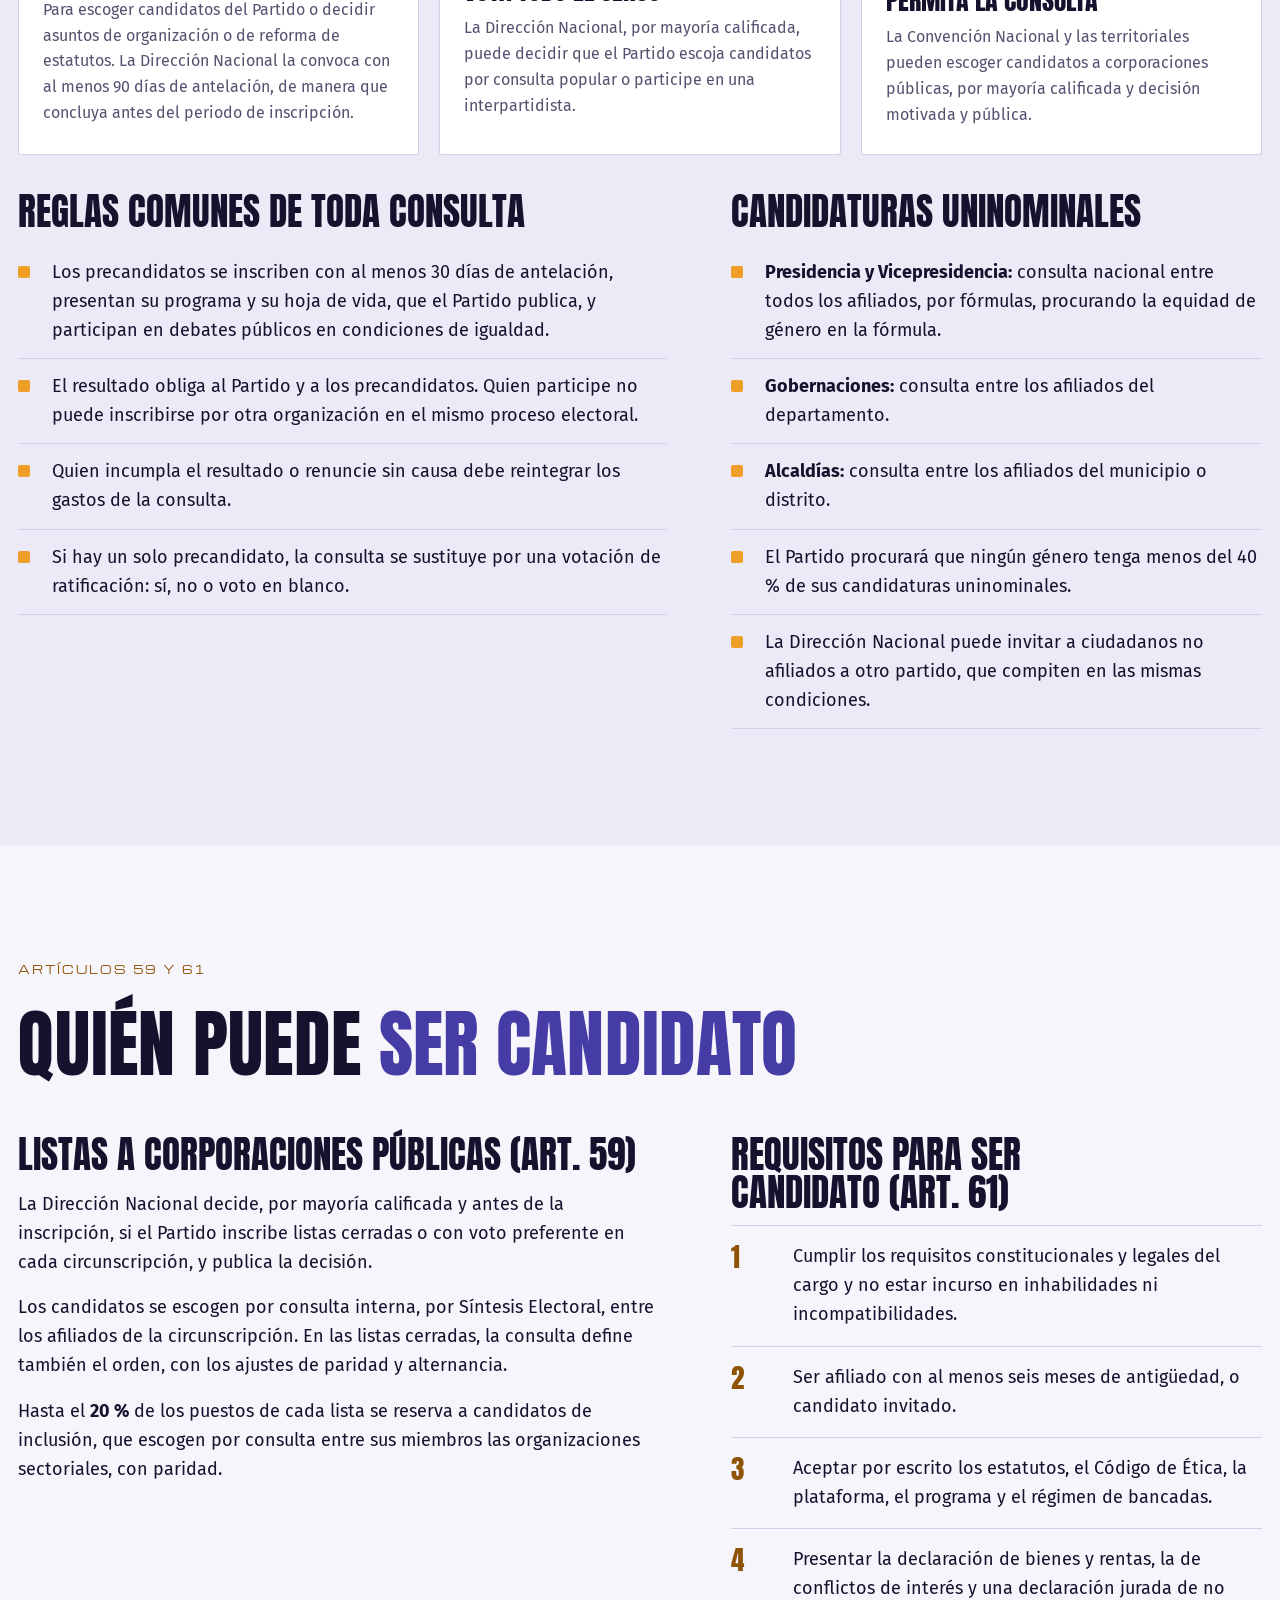
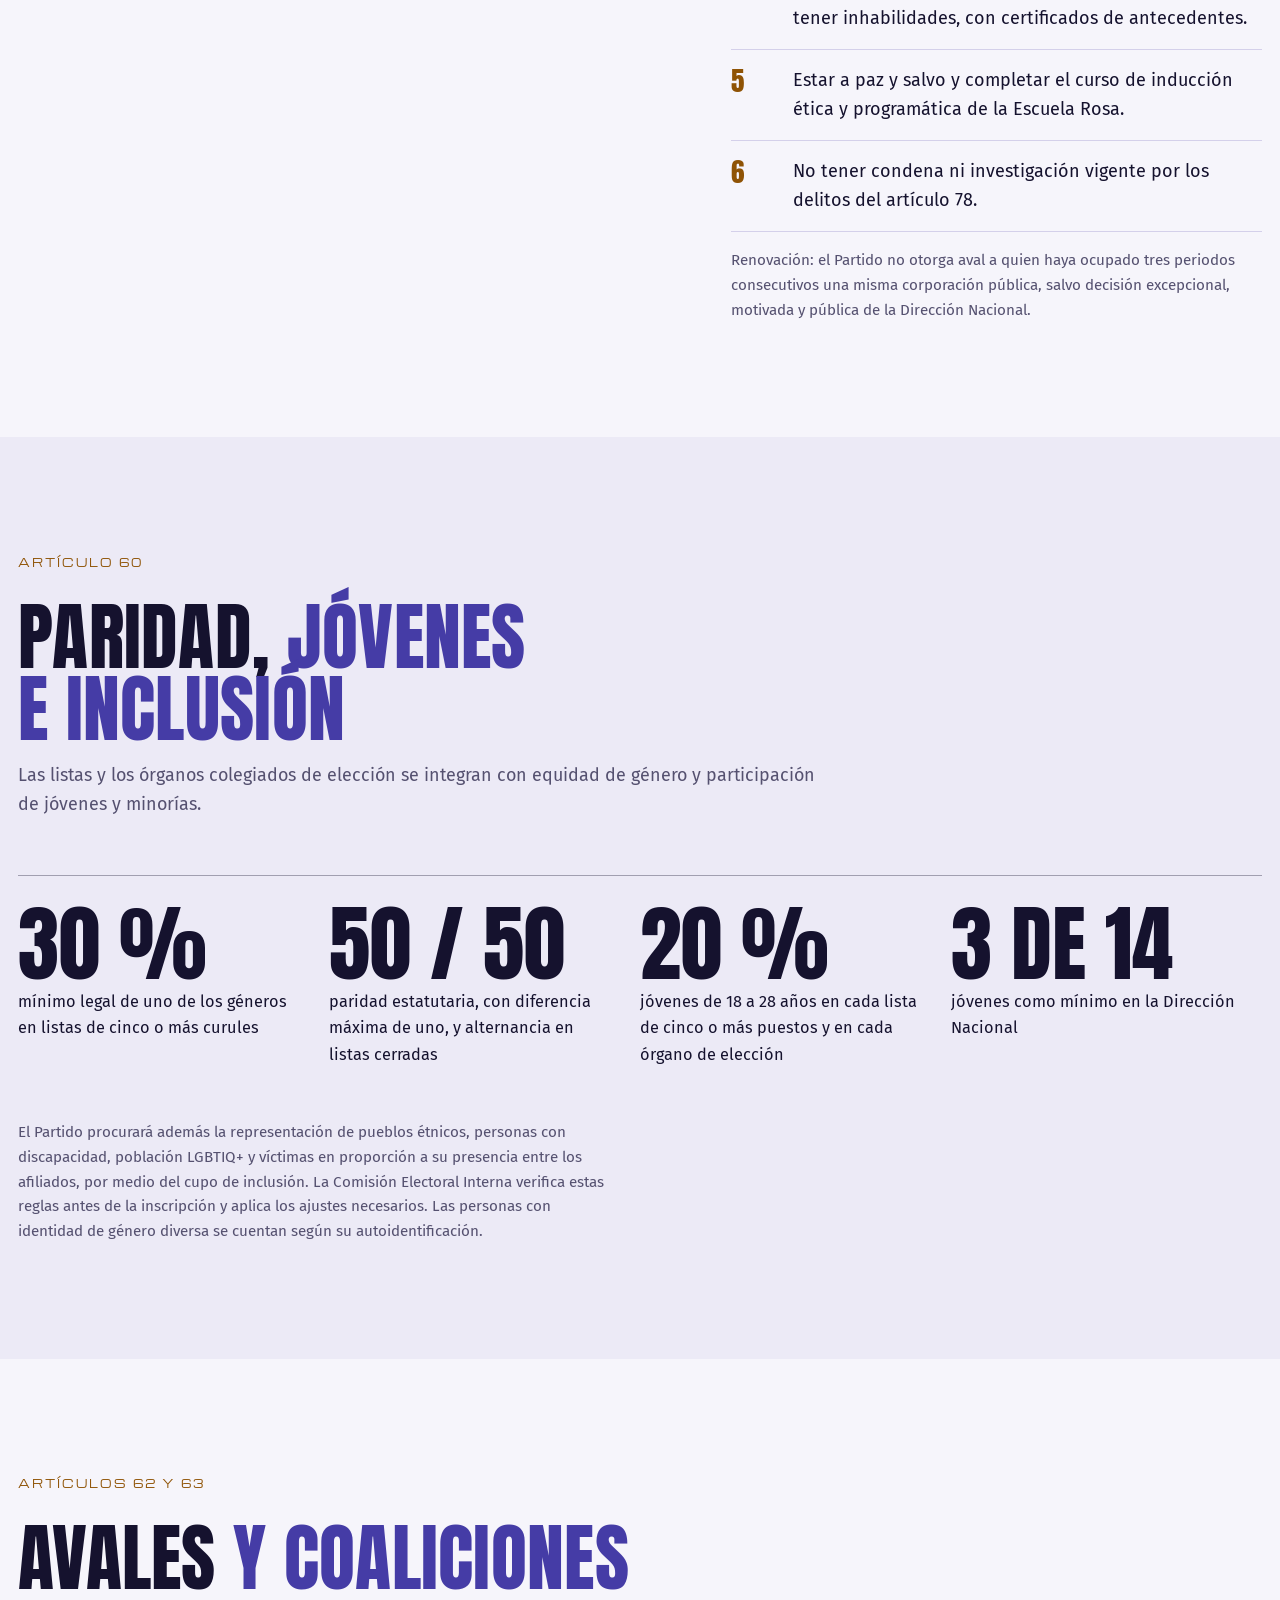
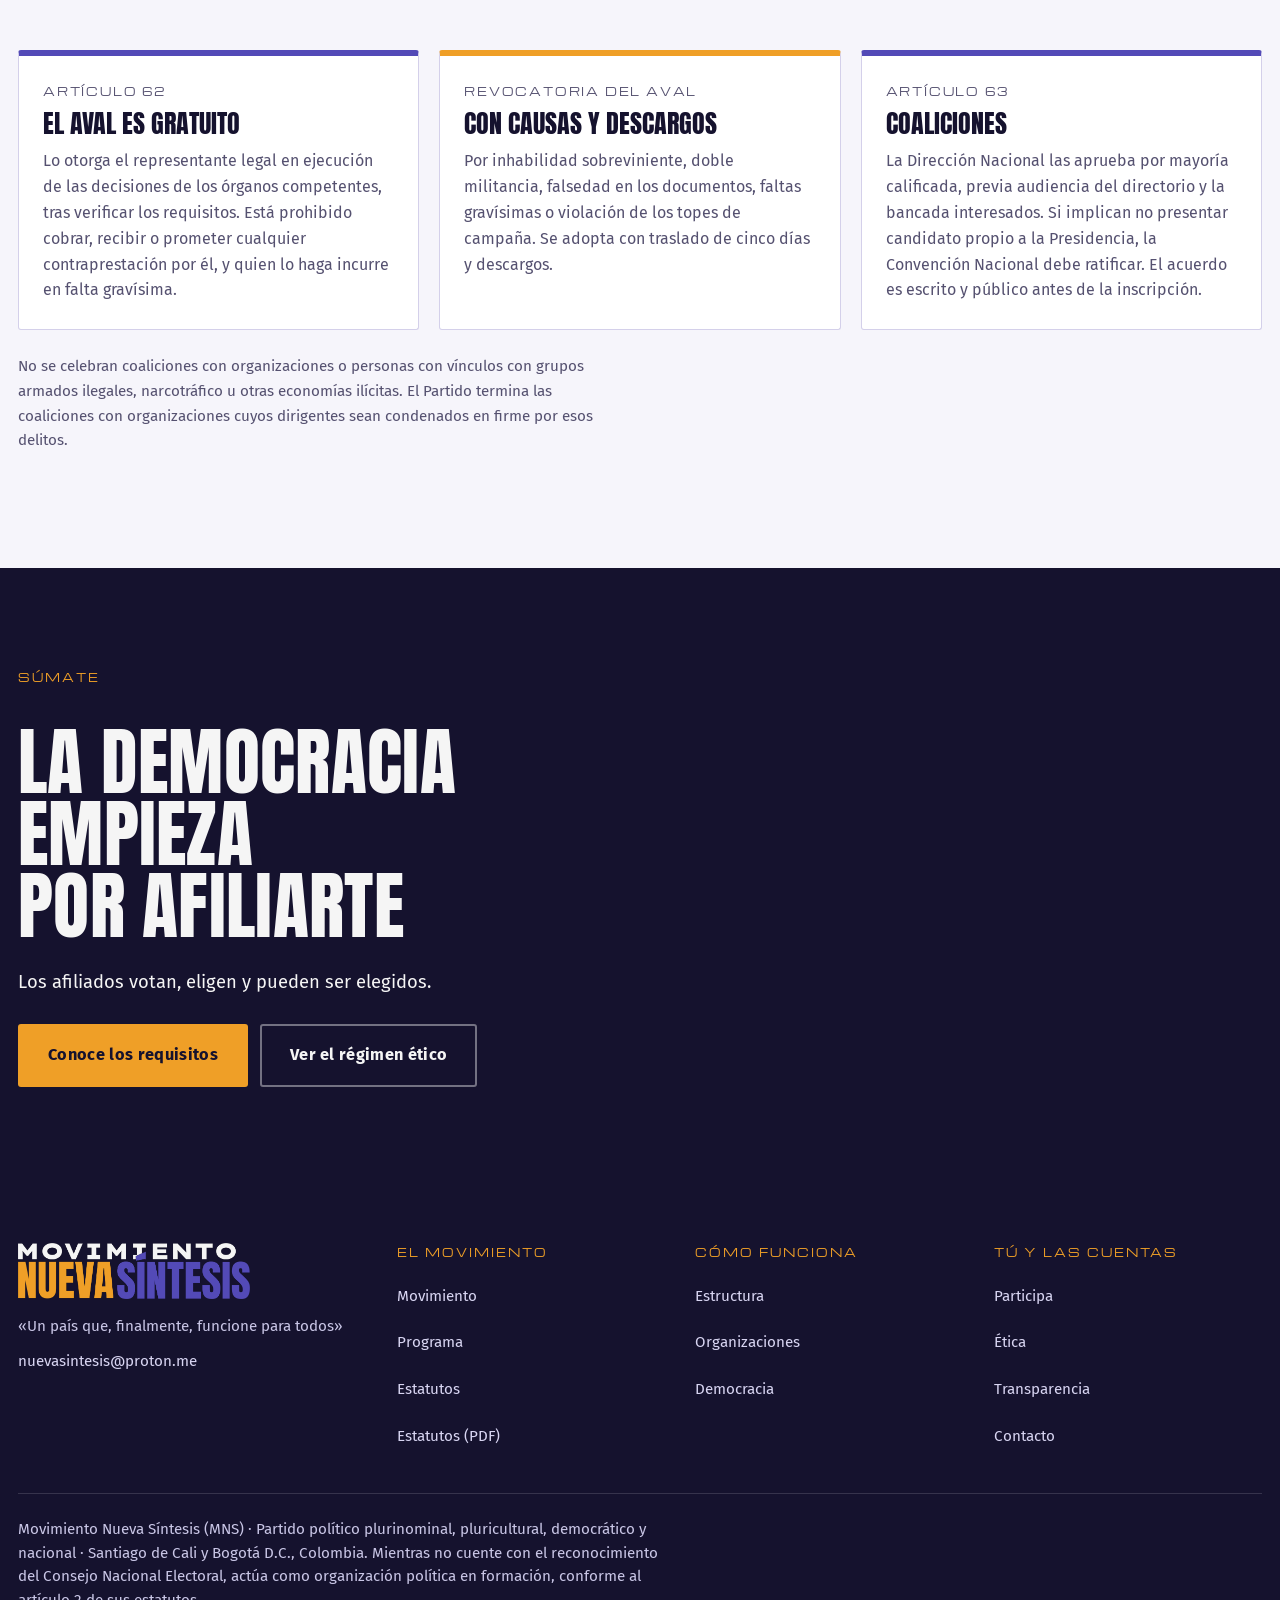
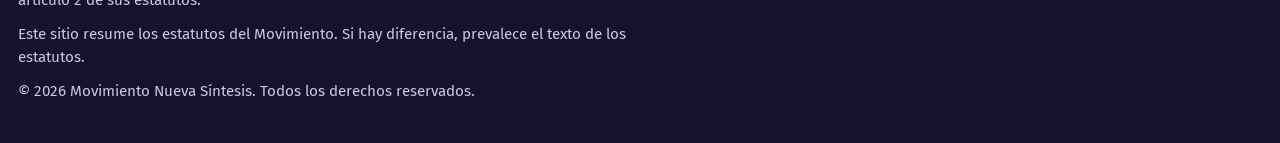
<file: democracia.html>
<!doctype html><html lang="es"><head><meta charset="utf-8"><meta name="viewport" content="width=device-width,initial-scale=1,viewport-fit=cover"><title>Democracia interna · Nueva Síntesis</title><meta name="theme-color" content="#15122E"><meta name="description" content="Síntesis Electoral, consultas internas y candidaturas."><meta property="og:type" content="website"><meta property="og:locale" content="es_CO"><meta property="og:site_name" content="Movimiento Nueva Síntesis"><meta property="og:title" content="Democracia interna · Nueva Síntesis"><meta property="og:description" content="Síntesis Electoral, consultas internas y candidaturas."><link rel="icon" href="favicon.png" type="image/png"><link rel="apple-touch-icon" href="apple-touch-icon.png"><meta name="claude:viewport-fit-sides" content="cover"><link rel="preconnect" href="https://fonts.googleapis.com"><link rel="preconnect" href="https://fonts.gstatic.com" crossorigin><link rel="stylesheet" href="https://fonts.googleapis.com/css2?family=Anton&family=Fira+Sans:wght@400;500;600;700&family=Michroma&display=swap"><link rel="stylesheet" href="styles.css"></head><body><a class="skip" href="#contenido">Ir al contenido</a><header class="hd"><div class="wrap"><a class="brand" href="index.html" aria-label="Movimiento Nueva Síntesis, inicio"><img src="logo.png" alt="Movimiento Nueva Síntesis" width="185" height="45"></a><nav class="nav" aria-label="Principal"><a href="movimiento.html">Movimiento</a><a href="programa.html">Programa</a><a href="estructura.html">Estructura</a><a href="participa.html">Participa</a><a href="transparencia.html">Transparencia</a></nav><div class="tools"><button class="hbtn" type="button" data-menu-open aria-haspopup="dialog">Menú</button><a class="hcta" href="participa.html#inscripcion" data-sirans>Afíliate</a></div></div><div class="stripe"></div></header><div class="menu" id="menu" hidden role="dialog" aria-modal="true" aria-label="Menú del sitio"><div class="wrap"><div class="top"><img src="logo.png" alt="Movimiento Nueva Síntesis" width="185" height="45" style="height:44px;width:auto"><button class="hbtn" type="button" id="menu-close">Cerrar</button></div><nav class="links" aria-label="Todas las páginas"><a href="index.html"><b>Inicio</b><span>El Movimiento en una página</span></a><a href="movimiento.html"><b>Movimiento</b><span>Quiénes somos, ideario, fines y principios</span></a><a href="programa.html"><b>Programa</b><span>Seis ejes y teoría de la reorganización</span></a><a href="estructura.html"><b>Estructura</b><span>Órganos nacionales y organización territorial</span></a><a href="organizaciones.html"><b>Organizaciones</b><span>Sectoriales, Escuela Rosa y bancadas</span></a><a href="democracia.html" aria-current="page"><b>Democracia</b><span>Síntesis Electoral, consultas y candidaturas</span></a><a href="participa.html"><b>Participa</b><span>Afíliate, derechos y deberes</span></a><a href="etica.html"><b>Ética</b><span>Faltas, sanciones y debido proceso</span></a><a href="transparencia.html"><b>Transparencia</b><span>Cuentas, financiación y rendición</span></a><a href="estatutos.html"><b>Estatutos</b><span>Los 16 capítulos y los 112 artículos</span></a><a href="contacto.html"><b>Contacto</b><span>Sedes, peticiones y denuncias</span></a></nav></div></div><main id="contenido"><div class="phero"><div class="chapno" aria-hidden="true">VIII</div><div class="wrap"><div class="ref">Capítulo VIII · Artículos 55 a 64</div><h1>Democracia <em>interna</em></h1><p class="lede">Los afiliados eligen a sus directivos y a sus candidatos por la plataforma Síntesis Electoral, con reglas de igualdad de condiciones, publicidad previa y transparencia en los resultados.</p><nav class="toc" aria-label="En esta página"><a href="#mecanismos">Mecanismos</a><a href="#sintesis">Síntesis Electoral</a><a href="#elecciones">Elecciones</a><a href="#consultas">Consultas</a><a href="#candidatos">Candidaturas</a><a href="#cuotas">Cuotas</a><a href="#avales">Avales y coaliciones</a></nav></div></div><div class="stripe"></div><section class="sec " id="mecanismos"><div class="wrap"><div class="sh"><div class="eyebrow">Artículo 55</div><h2>Seis mecanismos <span class='i'>de democracia interna</span></h2><p>Todos se rigen por la igualdad de condiciones entre quienes participan, la publicidad previa de reglas y calendarios, y el respeto de los resultados.</p></div><div class="cards c3"><article class="card"><small>Mecanismo 1</small><h3>Elecciones internas</h3><p>De directivas y delegados, por la plataforma Síntesis Electoral.</p></article><article class="card"><small>Mecanismo 2</small><h3>Consultas internas</h3><p>Votan solo los afiliados, para escoger candidatos o decidir asuntos del Partido.</p></article><article class="card"><small>Mecanismo 3</small><h3>Consultas populares e interpartidistas</h3><p>Vota todo el censo electoral, o se hace con otros partidos, organizadas por la Organización Electoral.</p></article><article class="card"><small>Mecanismo 4</small><h3>Convenciones y asambleas</h3><p>De afiliados y de delegados, en los casos de los estatutos.</p></article><article class="card"><small>Mecanismo 5</small><h3>Procesos de consenso</h3><p>Solo cuando exista un único precandidato o todos acuerden por escrito un candidato único. Nunca para elegir directivos.</p></article><article class="card"><small>Mecanismo 6</small><h3>Iniciativas, consultas deliberativas y plebiscitos internos</h3><p>Los afiliados pueden presentar iniciativas y votar decisiones. Ver la página Participa.</p></article></div></div></section><section class="sec band-n" id="sintesis"><div class="wrap"><div class="sh"><div class="eyebrow">Artículo 56 · Garantías mínimas</div><h2>Síntesis <span class="i">Electoral</span></h2></div><div class="two"><div class="prose" style="color:#D8D5F2"><p>La plataforma digital del Partido para la elección de directivas, las consultas internas y las demás votaciones de los afiliados. El Partido la usa para elegir directivos nacionales y territoriales y para escoger a los candidatos a alcaldías, gobernaciones, Presidencia y Vicepresidencia.</p><p>Los afiliados en el exterior votan por medios electrónicos con las mismas garantías. Quienes no tengan conectividad o habilidades digitales cuentan con formatos accesibles y puntos de votación asistida en las sedes de los directorios.</p></div><ol class="nlist"><li><span><strong>Identidad:</strong> autenticación con la cédula de ciudadanía y un segundo factor de verificación.</span></li><li><span><strong>Voto personal, único, secreto e intransferible,</strong> sin que sea posible vincular el voto con el votante.</span></li><li><span><strong>Integridad y trazabilidad:</strong> registro cifrado e inalterable, y comprobante para el votante.</span></li><li><span><strong>Auditoría independiente</strong> previa y posterior por una entidad técnica externa, cuyo informe se publica.</span></li><li><span><strong>Veeduría:</strong> los candidatos pueden designar testigos que verifiquen la plataforma.</span></li><li><span><strong>Contingencia:</strong> si una falla interrumpe la votación, se amplía el plazo, y en caso de fuerza mayor puede ordenarse votación presencial.</span></li><li><span><strong>Inclusión</strong> y <strong>protección de datos y seguridad.</strong></span></li></ol></div></div></section><section class="sec " id="elecciones"><div class="wrap"><div class="sh"><div class="eyebrow">Artículo 56</div><h2>Elecciones <span class='i'>de directivas y delegados</span></h2><p>Los directivos y delegados se eligen por los afiliados, en elecciones internas por la plataforma Síntesis Electoral.</p></div><div class="two"><div class="stack"><h3 class="t">Calendario de cada elección</h3><ol class="steps"><li><span><b>Convocatoria:</b> la Dirección Nacional convoca por resolución, con al menos 60 días de antelación.</span></li><li><span><b>Censo:</b> cierra 30 días antes de la votación y se publica al menos 20 días antes. Los afiliados pueden reclamar dentro de los cinco días siguientes.</span></li><li><span><b>Votación:</b> por Síntesis Electoral, con campañas internas en igualdad de condiciones y topes de gasto.</span></li><li><span><b>Escrutinio:</b> lo verifica la Comisión Electoral Interna, que publica el acta. Las reclamaciones se presentan en tres días y se apelan ante el Consejo de Control Ético.</span></li></ol></div><div class="stack"><h3 class="t">Cómo se elige cada órgano</h3><div class="cards"><article class="card"><small>Presidente</small><h3>Mayoría de votos válidos</h3><p>Si ninguna candidatura supera la mitad, hay segunda vuelta entre las dos más votadas dentro de los quince días siguientes.</p></article><article class="card"><small>Dirección, Consejo Ético y directorios</small><h3>Listas cerradas</h3><p>Con paridad y alternancia, y curules por cifra repartidora para que las minorías tengan representación.</p></article><article class="card"><small>Veedor</small><h3>Mayoría simple</h3><p>Se proclama como suplente a la persona del otro género con la siguiente votación.</p></article><article class="card"><small>Voto en blanco</small><h3>Es una opción</h3><p>Si gana en una elección unipersonal, se repite con nuevas candidaturas.</p></article></div></div></div><div class="callout" style="margin-top:34px"><b>Comisión Electoral Interna</b><p>Cinco miembros, con paridad, designados por la Dirección Nacional por mayoría calificada entre personas de reconocida probidad e independencia que no sean candidatas ni directivas en el proceso, por dos años. Verifica requisitos, administra el censo, vigila la plataforma, resuelve reclamaciones, hace el escrutinio, aplica los ajustes de paridad y cuota joven, acredita a los delegados y proclama los resultados.</p></div></div></section><section class="sec alt" id="consultas"><div class="wrap"><div class="sh"><div class="eyebrow">Artículos 57 y 58</div><h2>Consultas <span class='i'>y candidaturas uninominales</span></h2></div><div class="cards c3"><article class="card"><small>Consulta interna</small><h3>Votan los afiliados</h3><p>Para escoger candidatos del Partido o decidir asuntos de organización o de reforma de estatutos. La Dirección Nacional la convoca con al menos 90 días de antelación, de manera que concluya antes del periodo de inscripción.</p></article><article class="card"><small>Consulta popular o interpartidista</small><h3>Vota todo el censo</h3><p>La Dirección Nacional, por mayoría calificada, puede decidir que el Partido escoja candidatos por consulta popular o participe en una interpartidista.</p></article><article class="card"><small>Convenciones</small><h3>Cuando la ley no permita la consulta</h3><p>La Convención Nacional y las territoriales pueden escoger candidatos a corporaciones públicas, por mayoría calificada y decisión motivada y pública.</p></article></div><div class="two" style="margin-top:38px"><div><h3 class="t" style="margin-bottom:14px">Reglas comunes de toda consulta</h3><ul class="checks"><li><span>Los precandidatos se inscriben con al menos 30 días de antelación, presentan su programa y su hoja de vida, que el Partido publica, y participan en debates públicos en condiciones de igualdad.</span></li><li><span>El resultado obliga al Partido y a los precandidatos. Quien participe no puede inscribirse por otra organización en el mismo proceso electoral.</span></li><li><span>Quien incumpla el resultado o renuncie sin causa debe reintegrar los gastos de la consulta.</span></li><li><span>Si hay un solo precandidato, la consulta se sustituye por una votación de ratificación: sí, no o voto en blanco.</span></li></ul></div><div><h3 class="t" style="margin-bottom:14px">Candidaturas uninominales</h3><ul class="checks"><li><span><strong>Presidencia y Vicepresidencia:</strong> consulta nacional entre todos los afiliados, por fórmulas, procurando la equidad de género en la fórmula.</span></li><li><span><strong>Gobernaciones:</strong> consulta entre los afiliados del departamento.</span></li><li><span><strong>Alcaldías:</strong> consulta entre los afiliados del municipio o distrito.</span></li><li><span>El Partido procurará que ningún género tenga menos del 40 % de sus candidaturas uninominales.</span></li><li><span>La Dirección Nacional puede invitar a ciudadanos no afiliados a otro partido, que compiten en las mismas condiciones.</span></li></ul></div></div></div></section><section class="sec " id="candidatos"><div class="wrap"><div class="sh"><div class="eyebrow">Artículos 59 y 61</div><h2>Quién puede <span class='i'>ser candidato</span></h2></div><div class="two"><div class="prose"><h3 class="t">Listas a corporaciones públicas (art. 59)</h3><p>La Dirección Nacional decide, por mayoría calificada y antes de la inscripción, si el Partido inscribe listas cerradas o con voto preferente en cada circunscripción, y publica la decisión.</p><p>Los candidatos se escogen por consulta interna, por Síntesis Electoral, entre los afiliados de la circunscripción. En las listas cerradas, la consulta define también el orden, con los ajustes de paridad y alternancia.</p><p>Hasta el <strong>20 %</strong> de los puestos de cada lista se reserva a candidatos de inclusión, que escogen por consulta entre sus miembros las organizaciones sectoriales, con paridad.</p></div><div><h3 class="t" style="margin-bottom:14px">Requisitos para ser candidato (art. 61)</h3><ol class="nlist"><li><span>Cumplir los requisitos constitucionales y legales del cargo y no estar incurso en inhabilidades ni incompatibilidades.</span></li><li><span>Ser afiliado con al menos seis meses de antigüedad, o candidato invitado.</span></li><li><span>Aceptar por escrito los estatutos, el Código de Ética, la plataforma, el programa y el régimen de bancadas.</span></li><li><span>Presentar la declaración de bienes y rentas, la de conflictos de interés y una declaración jurada de no tener inhabilidades, con certificados de antecedentes.</span></li><li><span>Estar a paz y salvo y completar el curso de inducción ética y programática de la Escuela Rosa.</span></li><li><span>No tener condena ni investigación vigente por los delitos del artículo 78.</span></li></ol><p class="note" style="margin-top:16px">Renovación: el Partido no otorga aval a quien haya ocupado tres periodos consecutivos una misma corporación pública, salvo decisión excepcional, motivada y pública de la Dirección Nacional.</p></div></div></div></section><section class="sec alt" id="cuotas"><div class="wrap"><div class="sh"><div class="eyebrow">Artículo 60</div><h2>Paridad, <span class='i'>jóvenes e inclusión</span></h2><p>Las listas y los órganos colegiados de elección se integran con equidad de género y participación de jóvenes y minorías.</p></div><div class="stats" style="border-top-color:rgba(21,18,46,.35)"><div><b>30 %</b><span>mínimo legal de uno de los géneros en listas de cinco o más curules</span></div><div><b>50 / 50</b><span>paridad estatutaria, con diferencia máxima de uno, y alternancia en listas cerradas</span></div><div><b>20 %</b><span>jóvenes de 18 a 28 años en cada lista de cinco o más puestos y en cada órgano de elección</span></div><div><b>3 de 14</b><span>jóvenes como mínimo en la Dirección Nacional</span></div></div><p class="note" style="margin-top:24px">El Partido procurará además la representación de pueblos étnicos, personas con discapacidad, población LGBTIQ+ y víctimas en proporción a su presencia entre los afiliados, por medio del cupo de inclusión. La Comisión Electoral Interna verifica estas reglas antes de la inscripción y aplica los ajustes necesarios. Las personas con identidad de género diversa se cuentan según su autoidentificación.</p></div></section><section class="sec " id="avales"><div class="wrap"><div class="sh"><div class="eyebrow">Artículos 62 y 63</div><h2>Avales <span class='i'>y coaliciones</span></h2></div><div class="cards c3"><article class="card"><small>Artículo 62</small><h3>El aval es gratuito</h3><p>Lo otorga el representante legal en ejecución de las decisiones de los órganos competentes, tras verificar los requisitos. Está prohibido cobrar, recibir o prometer cualquier contraprestación por él, y quien lo haga incurre en falta gravísima.</p></article><article class="card"><small>Revocatoria del aval</small><h3>Con causas y descargos</h3><p>Por inhabilidad sobreviniente, doble militancia, falsedad en los documentos, faltas gravísimas o violación de los topes de campaña. Se adopta con traslado de cinco días y descargos.</p></article><article class="card"><small>Artículo 63</small><h3>Coaliciones</h3><p>La Dirección Nacional las aprueba por mayoría calificada, previa audiencia del directorio y la bancada interesados. Si implican no presentar candidato propio a la Presidencia, la Convención Nacional debe ratificar. El acuerdo es escrito y público antes de la inscripción.</p></article></div><p class="note" style="margin-top:24px">No se celebran coaliciones con organizaciones o personas con vínculos con grupos armados ilegales, narcotráfico u otras economías ilícitas. El Partido termina las coaliciones con organizaciones cuyos dirigentes sean condenados en firme por esos delitos.</p></div></section><section class="cta-band band-n"><div class="wrap"><div class="eyebrow">Súmate</div><h2>La democracia empieza por afiliarte</h2><p style="max-width:56ch;font-size:1.15rem">Los afiliados votan, eligen y pueden ser elegidos.</p><div class="btns"><a class="btn btn-o" href="participa.html">Conoce los requisitos</a><a class="btn btn-g" href="etica.html">Ver el régimen ético</a></div></div></section></main><footer class="ft"><div class="wrap"><div class="cols"><div><img src="logo.png" alt="Movimiento Nueva Síntesis" width="235" height="56"><p style="margin-top:16px">«Un país que, finalmente, funcione para todos»</p><p><a style="display:inline-block;padding:12px 0;min-height:44px" href="mailto:nuevasintesis@proton.me">nuevasintesis@proton.me</a></p></div><div><h4>El Movimiento</h4><ul><li><a href="movimiento.html">Movimiento</a></li><li><a href="programa.html">Programa</a></li><li><a href="estatutos.html">Estatutos</a></li><li><a href="estatutos-movimiento-nueva-sintesis.pdf" target="_blank" rel="noopener">Estatutos (PDF)</a></li></ul></div><div><h4>Cómo funciona</h4><ul><li><a href="estructura.html">Estructura</a></li><li><a href="organizaciones.html">Organizaciones</a></li><li><a href="democracia.html">Democracia</a></li></ul></div><div><h4>Tú y las cuentas</h4><ul><li><a href="participa.html">Participa</a></li><li><a href="etica.html">Ética</a></li><li><a href="transparencia.html">Transparencia</a></li><li><a href="contacto.html">Contacto</a></li></ul></div></div><div class="legal"><p>Movimiento Nueva Síntesis (MNS) · Partido político plurinominal, pluricultural, democrático y nacional · Santiago de Cali y Bogotá D.C., Colombia. Mientras no cuente con el reconocimiento del Consejo Nacional Electoral, actúa como organización política en formación, conforme al artículo 2 de sus estatutos.</p><p>Este sitio resume los estatutos del Movimiento. Si hay diferencia, prevalece el texto de los estatutos.</p><p>© <span id="y">2026</span> Movimiento Nueva Síntesis. Todos los derechos reservados.</p></div></div></footer><div class="dock"><button class="hbtn" type="button" data-menu-open>Menú</button><a class="hcta" href="participa.html#inscripcion" data-sirans>Quiero afiliarme</a></div><script src="config.js"></script><script src="site.js"></script></body></html>
</file>
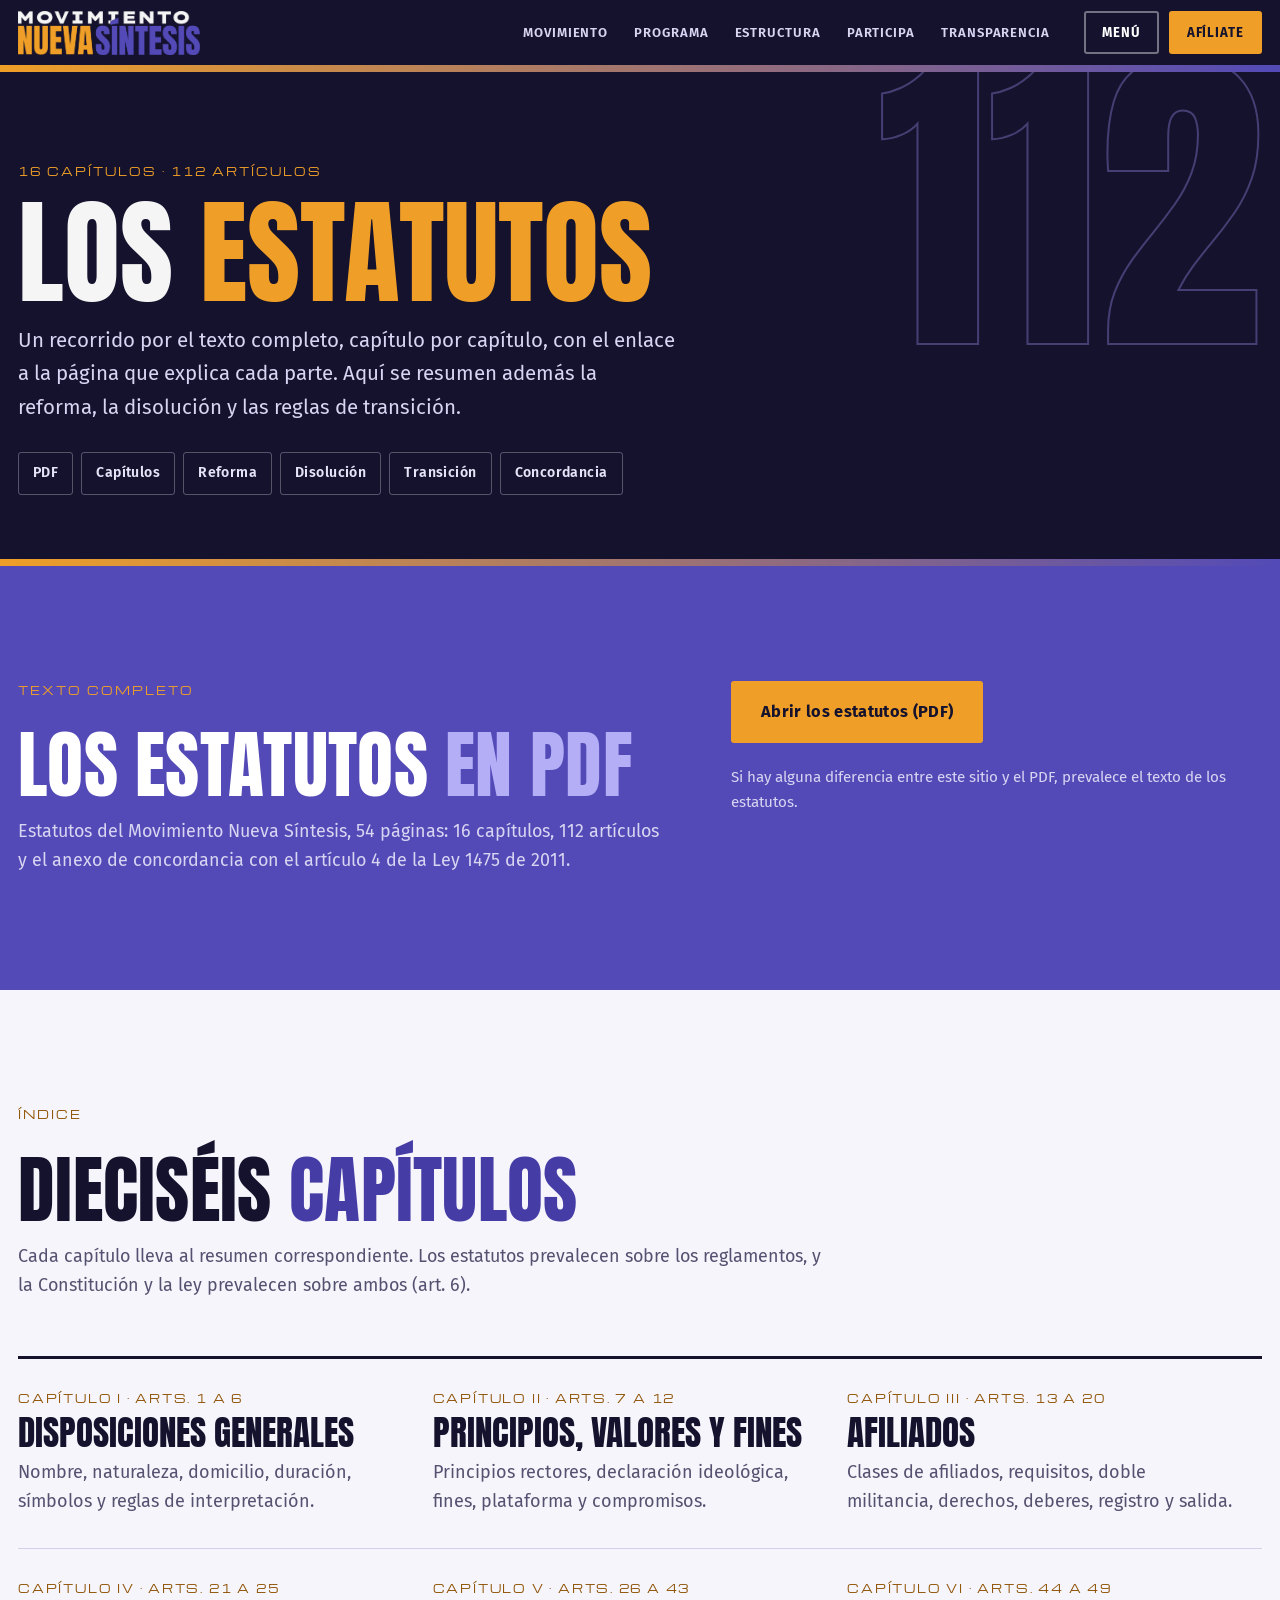
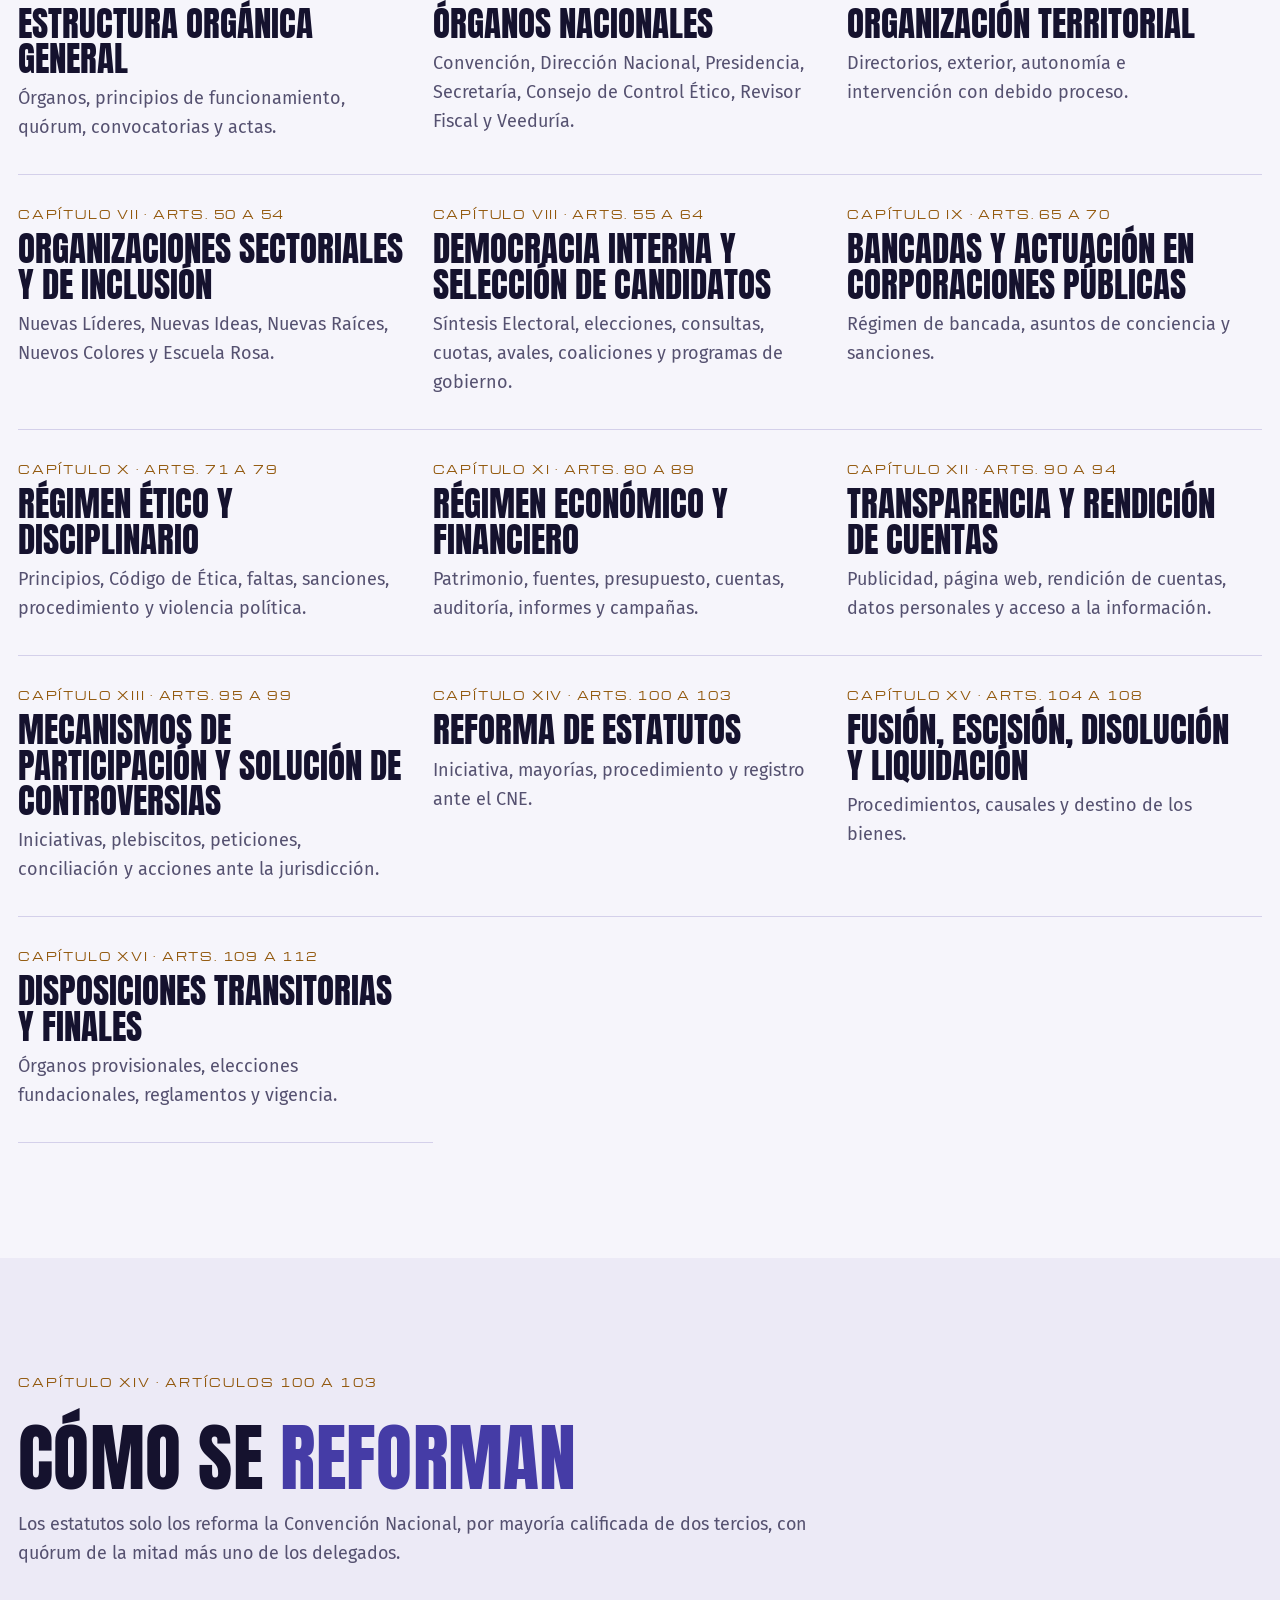
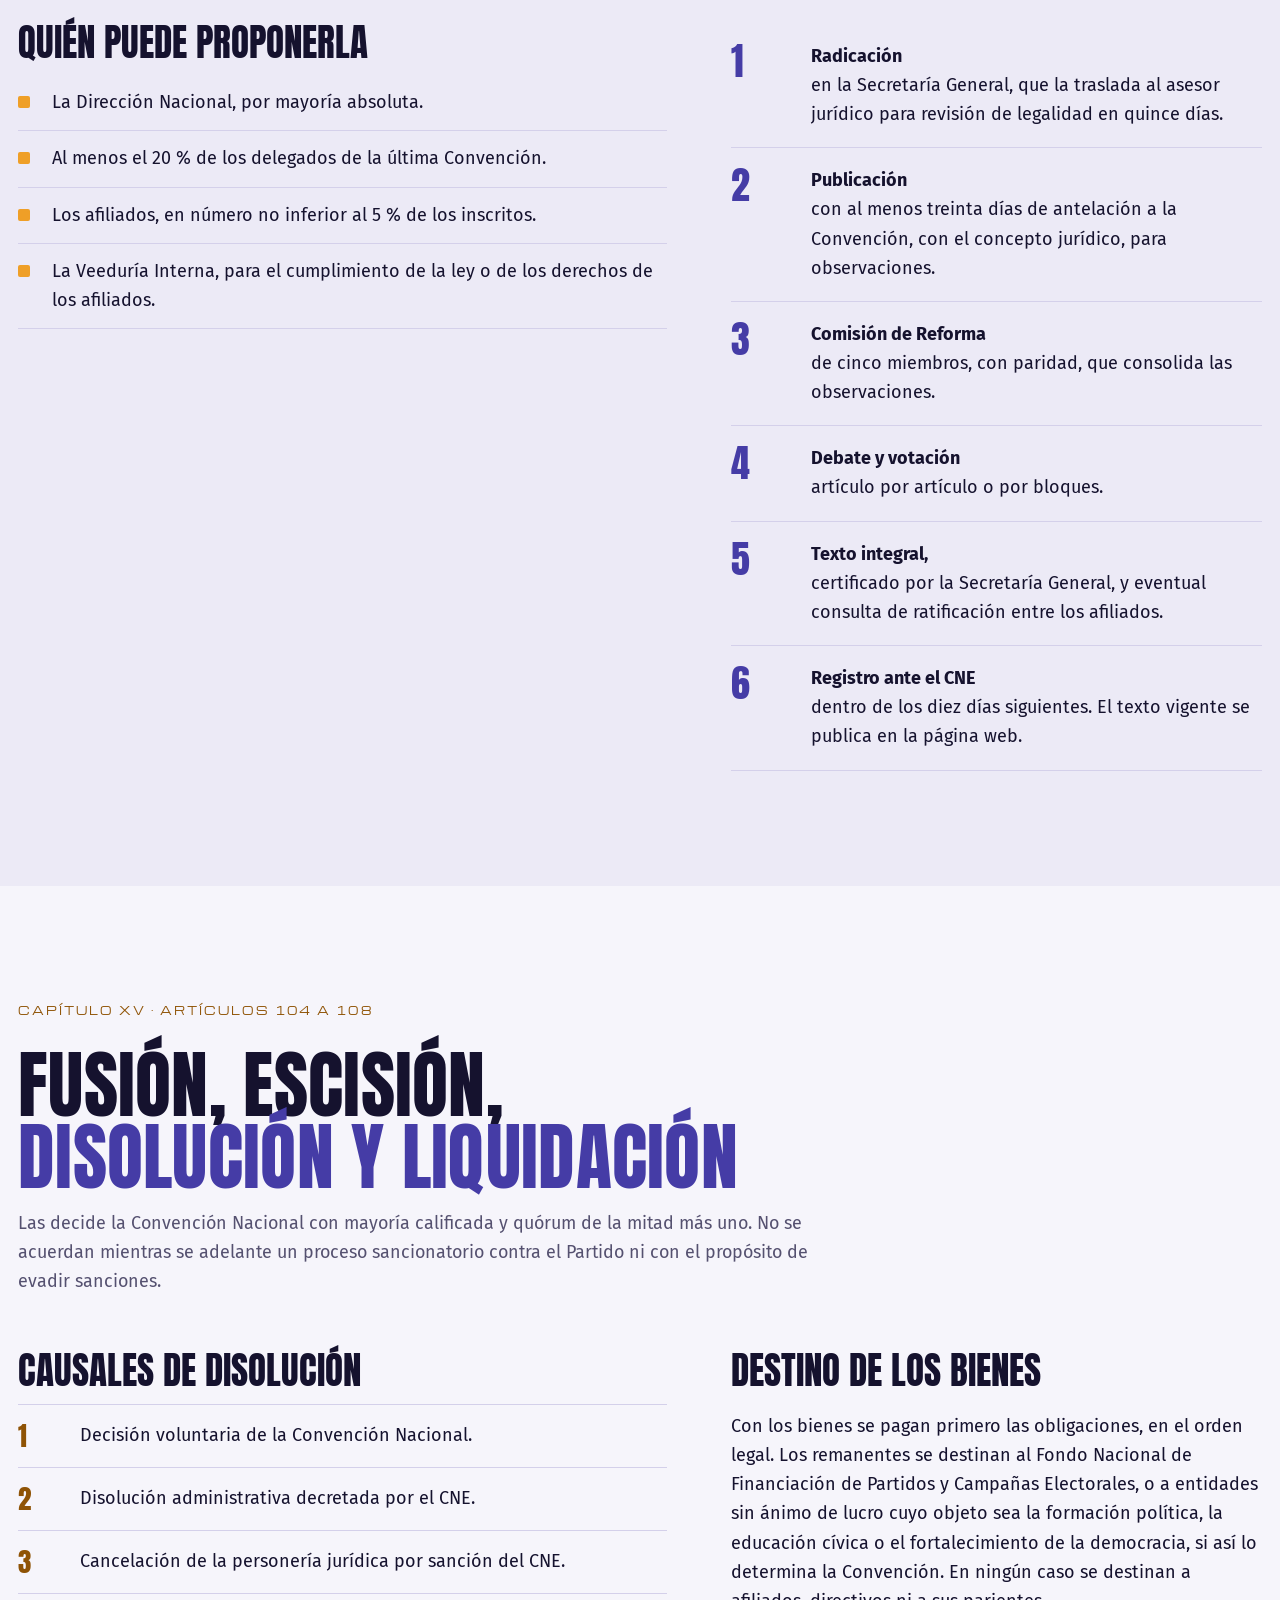
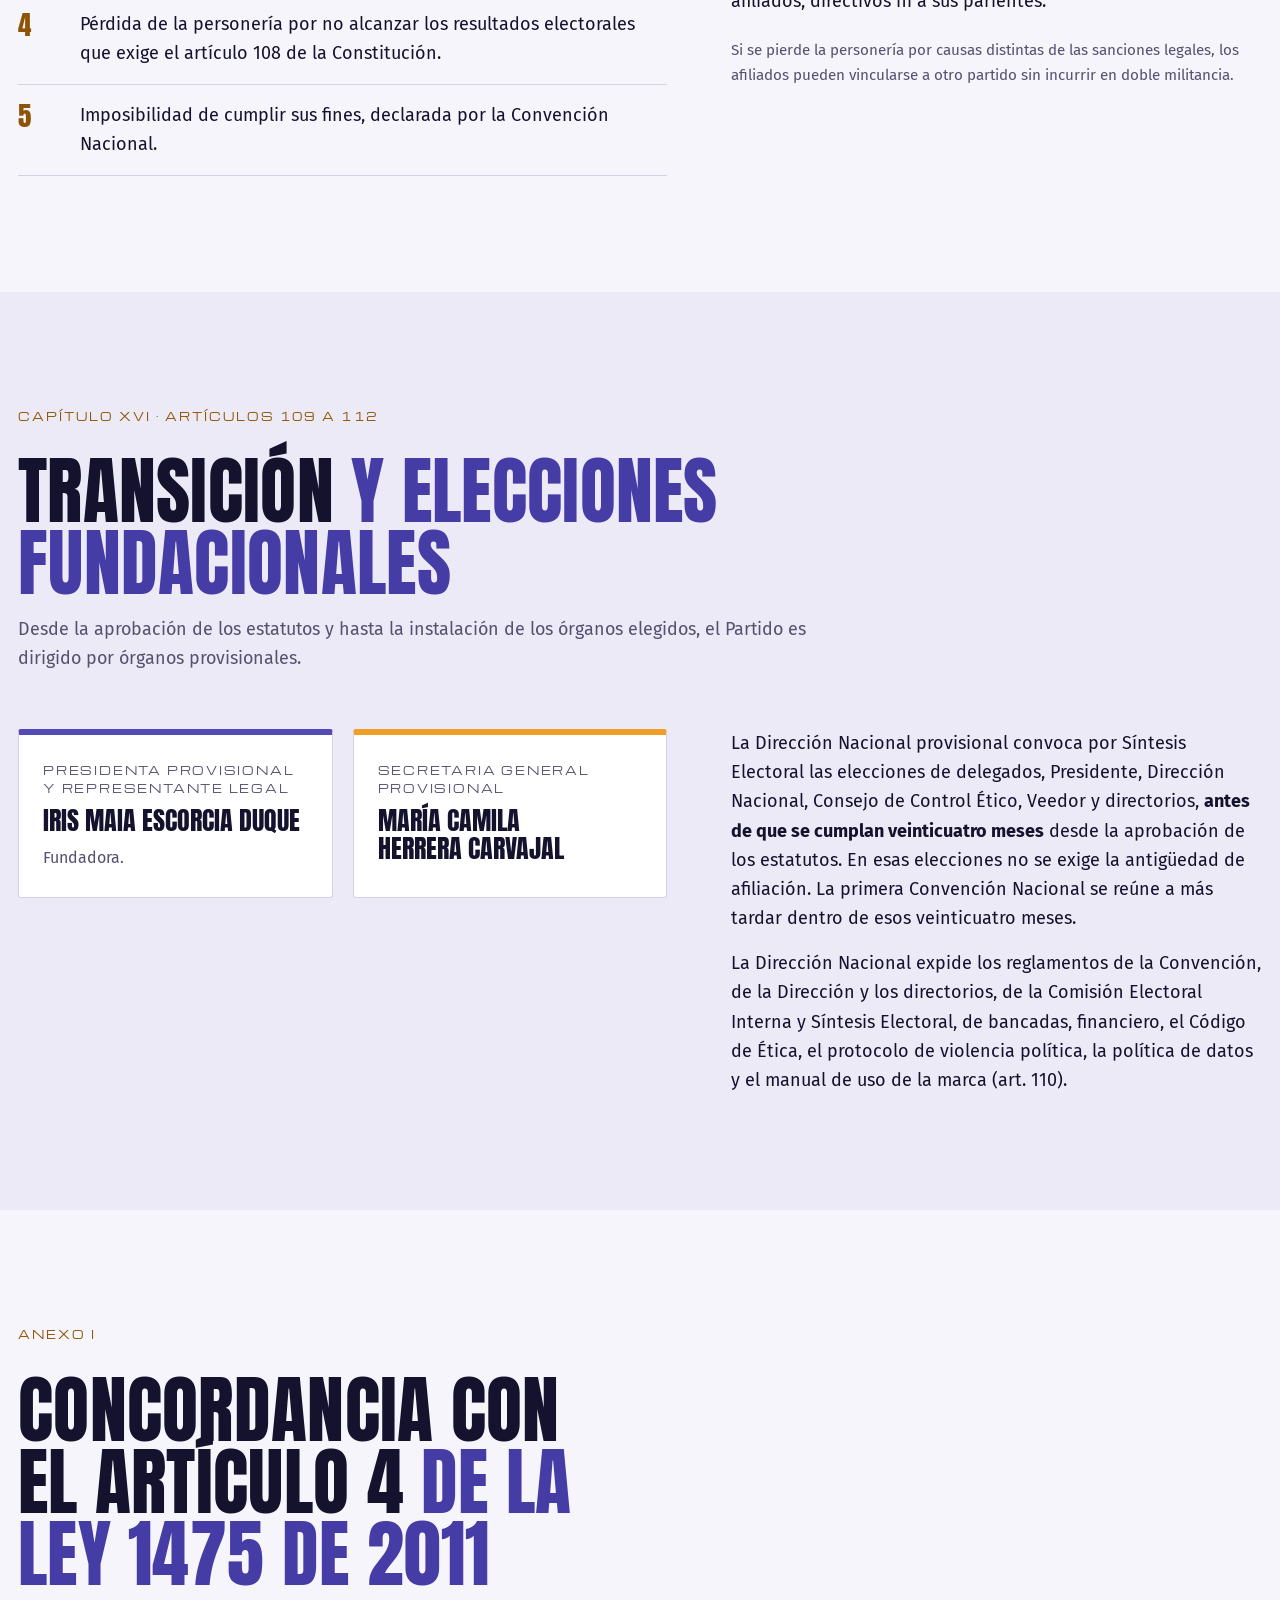
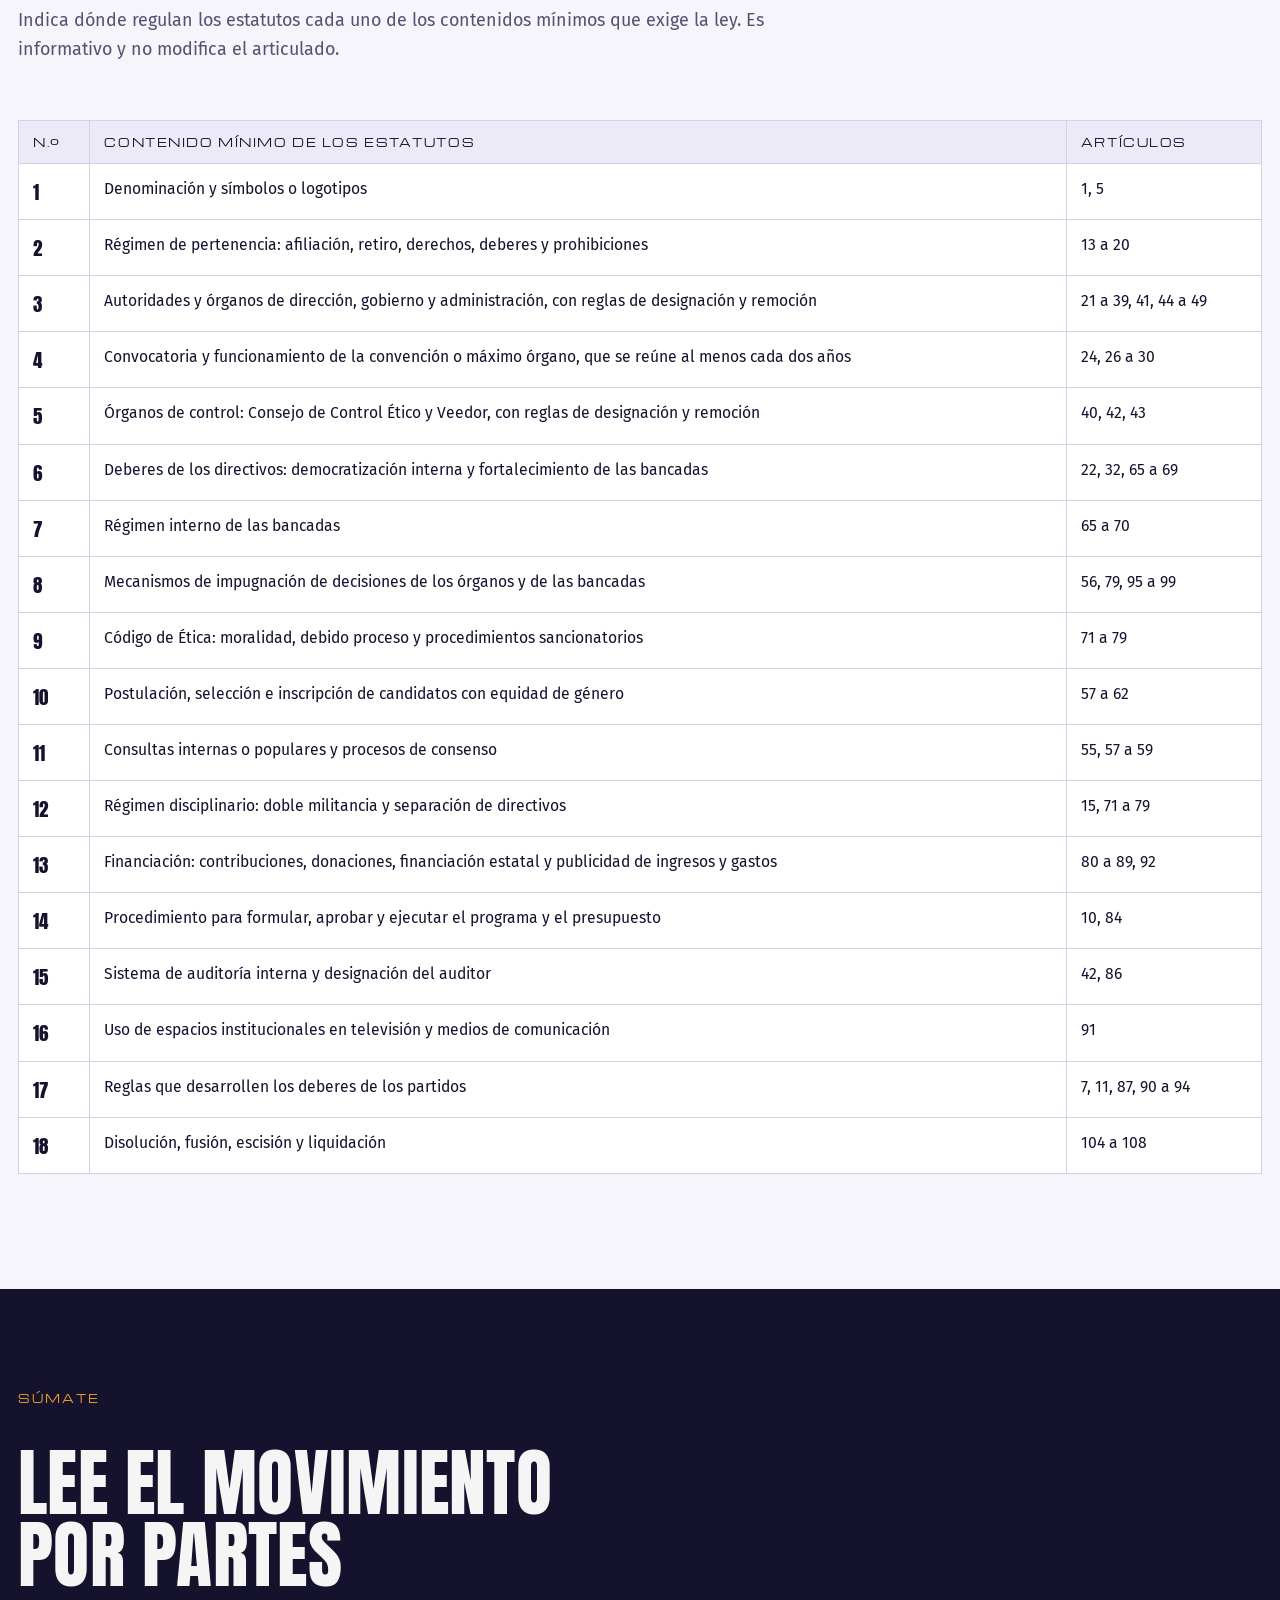
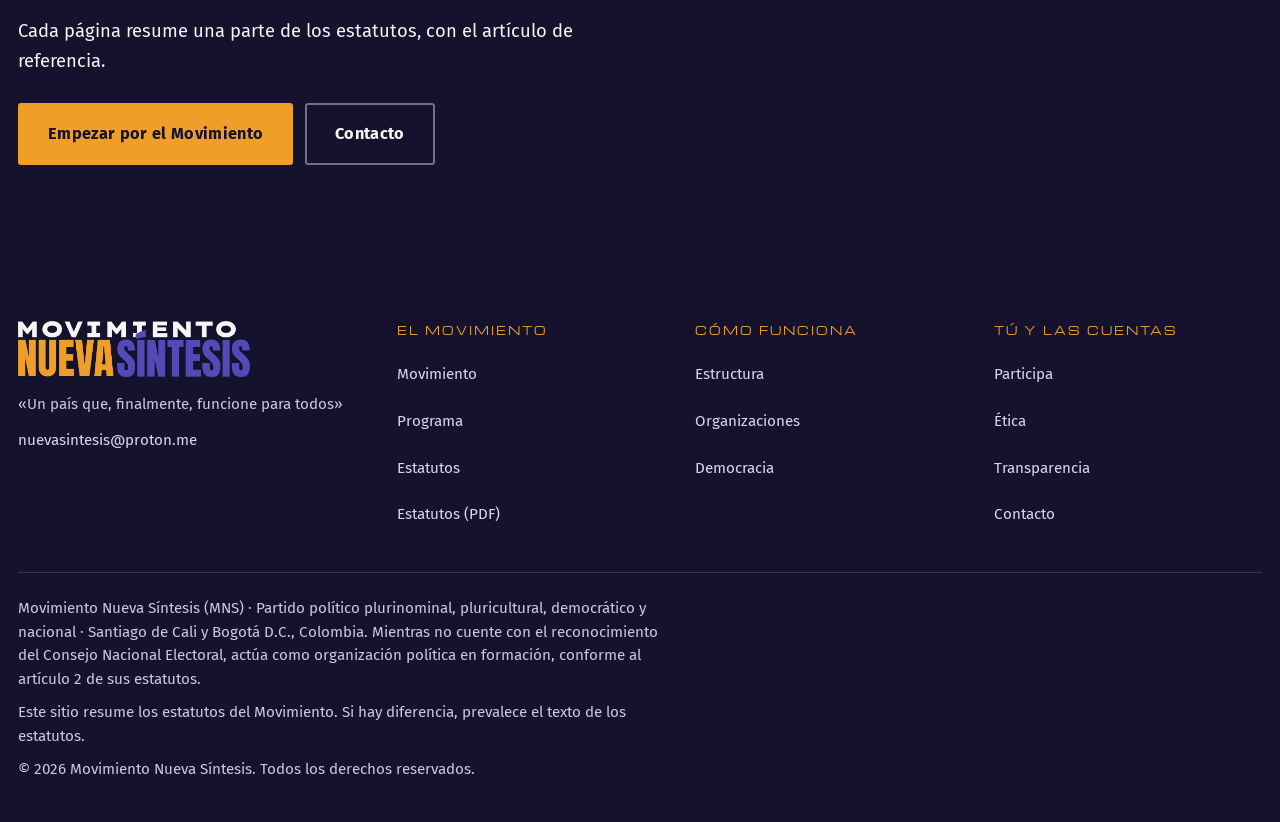
<file: estatutos.html>
<!doctype html><html lang="es"><head><meta charset="utf-8"><meta name="viewport" content="width=device-width,initial-scale=1,viewport-fit=cover"><title>Estatutos · Nueva Síntesis</title><meta name="theme-color" content="#15122E"><meta name="description" content="Los estatutos del Movimiento, capítulo por capítulo, y el texto completo en PDF."><meta property="og:type" content="website"><meta property="og:locale" content="es_CO"><meta property="og:site_name" content="Movimiento Nueva Síntesis"><meta property="og:title" content="Estatutos · Nueva Síntesis"><meta property="og:description" content="Los estatutos del Movimiento, capítulo por capítulo, y el texto completo en PDF."><link rel="icon" href="favicon.png" type="image/png"><link rel="apple-touch-icon" href="apple-touch-icon.png"><meta name="claude:viewport-fit-sides" content="cover"><link rel="preconnect" href="https://fonts.googleapis.com"><link rel="preconnect" href="https://fonts.gstatic.com" crossorigin><link rel="stylesheet" href="https://fonts.googleapis.com/css2?family=Anton&family=Fira+Sans:wght@400;500;600;700&family=Michroma&display=swap"><link rel="stylesheet" href="styles.css"></head><body><a class="skip" href="#contenido">Ir al contenido</a><header class="hd"><div class="wrap"><a class="brand" href="index.html" aria-label="Movimiento Nueva Síntesis, inicio"><img src="logo.png" alt="Movimiento Nueva Síntesis" width="185" height="45"></a><nav class="nav" aria-label="Principal"><a href="movimiento.html">Movimiento</a><a href="programa.html">Programa</a><a href="estructura.html">Estructura</a><a href="participa.html">Participa</a><a href="transparencia.html">Transparencia</a></nav><div class="tools"><button class="hbtn" type="button" data-menu-open aria-haspopup="dialog">Menú</button><a class="hcta" href="participa.html#inscripcion" data-sirans>Afíliate</a></div></div><div class="stripe"></div></header><div class="menu" id="menu" hidden role="dialog" aria-modal="true" aria-label="Menú del sitio"><div class="wrap"><div class="top"><img src="logo.png" alt="Movimiento Nueva Síntesis" width="185" height="45" style="height:44px;width:auto"><button class="hbtn" type="button" id="menu-close">Cerrar</button></div><nav class="links" aria-label="Todas las páginas"><a href="index.html"><b>Inicio</b><span>El Movimiento en una página</span></a><a href="movimiento.html"><b>Movimiento</b><span>Quiénes somos, ideario, fines y principios</span></a><a href="programa.html"><b>Programa</b><span>Seis ejes y teoría de la reorganización</span></a><a href="estructura.html"><b>Estructura</b><span>Órganos nacionales y organización territorial</span></a><a href="organizaciones.html"><b>Organizaciones</b><span>Sectoriales, Escuela Rosa y bancadas</span></a><a href="democracia.html"><b>Democracia</b><span>Síntesis Electoral, consultas y candidaturas</span></a><a href="participa.html"><b>Participa</b><span>Afíliate, derechos y deberes</span></a><a href="etica.html"><b>Ética</b><span>Faltas, sanciones y debido proceso</span></a><a href="transparencia.html"><b>Transparencia</b><span>Cuentas, financiación y rendición</span></a><a href="estatutos.html" aria-current="page"><b>Estatutos</b><span>Los 16 capítulos y los 112 artículos</span></a><a href="contacto.html"><b>Contacto</b><span>Sedes, peticiones y denuncias</span></a></nav></div></div><main id="contenido"><div class="phero"><div class="chapno" aria-hidden="true">112</div><div class="wrap"><div class="ref">16 capítulos · 112 artículos</div><h1>Los <em>estatutos</em></h1><p class="lede">Un recorrido por el texto completo, capítulo por capítulo, con el enlace a la página que explica cada parte. Aquí se resumen además la reforma, la disolución y las reglas de transición.</p><nav class="toc" aria-label="En esta página"><a href="#texto">PDF</a><a href="#capitulos">Capítulos</a><a href="#reforma">Reforma</a><a href="#disolucion">Disolución</a><a href="#transitorias">Transición</a><a href="#concordancia">Concordancia</a></nav></div></div><div class="stripe"></div><section class="sec band-i" id="texto"><div class="wrap"><div class="two"><div class="sh" style="margin-bottom:0"><div class="eyebrow">Texto completo</div><h2>Los estatutos <span class="i">en PDF</span></h2><p>Estatutos del Movimiento Nueva Síntesis, 54 páginas: 16 capítulos, 112 artículos y el anexo de concordancia con el artículo 4 de la Ley 1475 de 2011.</p></div><div class="stack"><div class="btns"><a class="btn btn-o" href="estatutos-movimiento-nueva-sintesis.pdf" target="_blank" rel="noopener">Abrir los estatutos (PDF)</a></div><p class="note" style="color:#D8D5F2">Si hay alguna diferencia entre este sitio y el PDF, prevalece el texto de los estatutos.</p></div></div></div></section><section class="sec " id="capitulos"><div class="wrap"><div class="sh"><div class="eyebrow">Índice</div><h2>Dieciséis <span class='i'>capítulos</span></h2><p>Cada capítulo lleva al resumen correspondiente. Los estatutos prevalecen sobre los reglamentos, y la Constitución y la ley prevalecen sobre ambos (art. 6).</p></div><div class="tiles"><a class="tile" href="movimiento.html#naturaleza"><span class="k">Capítulo I · Arts. 1 a 6</span><b style="font-size:clamp(1.6rem,3vw,2.2rem)">Disposiciones generales</b><p>Nombre, naturaleza, domicilio, duración, símbolos y reglas de interpretación.</p></a><a class="tile" href="movimiento.html#principios"><span class="k">Capítulo II · Arts. 7 a 12</span><b style="font-size:clamp(1.6rem,3vw,2.2rem)">Principios, valores y fines</b><p>Principios rectores, declaración ideológica, fines, plataforma y compromisos.</p></a><a class="tile" href="participa.html"><span class="k">Capítulo III · Arts. 13 a 20</span><b style="font-size:clamp(1.6rem,3vw,2.2rem)">Afiliados</b><p>Clases de afiliados, requisitos, doble militancia, derechos, deberes, registro y salida.</p></a><a class="tile" href="estructura.html#organos"><span class="k">Capítulo IV · Arts. 21 a 25</span><b style="font-size:clamp(1.6rem,3vw,2.2rem)">Estructura orgánica general</b><p>Órganos, principios de funcionamiento, quórum, convocatorias y actas.</p></a><a class="tile" href="estructura.html#convencion"><span class="k">Capítulo V · Arts. 26 a 43</span><b style="font-size:clamp(1.6rem,3vw,2.2rem)">Órganos nacionales</b><p>Convención, Dirección Nacional, Presidencia, Secretaría, Consejo de Control Ético, Revisor Fiscal y Veeduría.</p></a><a class="tile" href="estructura.html#territorio"><span class="k">Capítulo VI · Arts. 44 a 49</span><b style="font-size:clamp(1.6rem,3vw,2.2rem)">Organización territorial</b><p>Directorios, exterior, autonomía e intervención con debido proceso.</p></a><a class="tile" href="organizaciones.html"><span class="k">Capítulo VII · Arts. 50 a 54</span><b style="font-size:clamp(1.6rem,3vw,2.2rem)">Organizaciones sectoriales y de inclusión</b><p>Nuevas Líderes, Nuevas Ideas, Nuevas Raíces, Nuevos Colores y Escuela Rosa.</p></a><a class="tile" href="democracia.html"><span class="k">Capítulo VIII · Arts. 55 a 64</span><b style="font-size:clamp(1.6rem,3vw,2.2rem)">Democracia interna y selección de candidatos</b><p>Síntesis Electoral, elecciones, consultas, cuotas, avales, coaliciones y programas de gobierno.</p></a><a class="tile" href="organizaciones.html#bancadas"><span class="k">Capítulo IX · Arts. 65 a 70</span><b style="font-size:clamp(1.6rem,3vw,2.2rem)">Bancadas y actuación en corporaciones públicas</b><p>Régimen de bancada, asuntos de conciencia y sanciones.</p></a><a class="tile" href="etica.html"><span class="k">Capítulo X · Arts. 71 a 79</span><b style="font-size:clamp(1.6rem,3vw,2.2rem)">Régimen ético y disciplinario</b><p>Principios, Código de Ética, faltas, sanciones, procedimiento y violencia política.</p></a><a class="tile" href="transparencia.html#financiacion"><span class="k">Capítulo XI · Arts. 80 a 89</span><b style="font-size:clamp(1.6rem,3vw,2.2rem)">Régimen económico y financiero</b><p>Patrimonio, fuentes, presupuesto, cuentas, auditoría, informes y campañas.</p></a><a class="tile" href="transparencia.html#publica"><span class="k">Capítulo XII · Arts. 90 a 94</span><b style="font-size:clamp(1.6rem,3vw,2.2rem)">Transparencia y rendición de cuentas</b><p>Publicidad, página web, rendición de cuentas, datos personales y acceso a la información.</p></a><a class="tile" href="participa.html#voz"><span class="k">Capítulo XIII · Arts. 95 a 99</span><b style="font-size:clamp(1.6rem,3vw,2.2rem)">Mecanismos de participación y solución de controversias</b><p>Iniciativas, plebiscitos, peticiones, conciliación y acciones ante la jurisdicción.</p></a><a class="tile" href="#reforma"><span class="k">Capítulo XIV · Arts. 100 a 103</span><b style="font-size:clamp(1.6rem,3vw,2.2rem)">Reforma de estatutos</b><p>Iniciativa, mayorías, procedimiento y registro ante el CNE.</p></a><a class="tile" href="#disolucion"><span class="k">Capítulo XV · Arts. 104 a 108</span><b style="font-size:clamp(1.6rem,3vw,2.2rem)">Fusión, escisión, disolución y liquidación</b><p>Procedimientos, causales y destino de los bienes.</p></a><a class="tile" href="#transitorias"><span class="k">Capítulo XVI · Arts. 109 a 112</span><b style="font-size:clamp(1.6rem,3vw,2.2rem)">Disposiciones transitorias y finales</b><p>Órganos provisionales, elecciones fundacionales, reglamentos y vigencia.</p></a></div></div></section><section class="sec alt" id="reforma"><div class="wrap"><div class="sh"><div class="eyebrow">Capítulo XIV · Artículos 100 a 103</div><h2>Cómo se <span class='i'>reforman</span></h2><p>Los estatutos solo los reforma la Convención Nacional, por mayoría calificada de dos tercios, con quórum de la mitad más uno de los delegados.</p></div><div class="two"><div><h3 class="t" style="margin-bottom:14px">Quién puede proponerla</h3><ul class="checks"><li><span>La Dirección Nacional, por mayoría absoluta.</span></li><li><span>Al menos el 20 % de los delegados de la última Convención.</span></li><li><span>Los afiliados, en número no inferior al 5 % de los inscritos.</span></li><li><span>La Veeduría Interna, para el cumplimiento de la ley o de los derechos de los afiliados.</span></li></ul></div><div><ol class="steps"><li><span><b>Radicación</b> en la Secretaría General, que la traslada al asesor jurídico para revisión de legalidad en quince días.</span></li><li><span><b>Publicación</b> con al menos treinta días de antelación a la Convención, con el concepto jurídico, para observaciones.</span></li><li><span><b>Comisión de Reforma</b> de cinco miembros, con paridad, que consolida las observaciones.</span></li><li><span><b>Debate y votación</b> artículo por artículo o por bloques.</span></li><li><span><b>Texto integral,</b> certificado por la Secretaría General, y eventual consulta de ratificación entre los afiliados.</span></li><li><span><b>Registro ante el CNE</b> dentro de los diez días siguientes. El texto vigente se publica en la página web.</span></li></ol></div></div></div></section><section class="sec " id="disolucion"><div class="wrap"><div class="sh"><div class="eyebrow">Capítulo XV · Artículos 104 a 108</div><h2>Fusión, escisión, <span class='i'>disolución y liquidación</span></h2><p>Las decide la Convención Nacional con mayoría calificada y quórum de la mitad más uno. No se acuerdan mientras se adelante un proceso sancionatorio contra el Partido ni con el propósito de evadir sanciones.</p></div><div class="two"><div><h3 class="t" style="margin-bottom:14px">Causales de disolución</h3><ol class="nlist"><li><span>Decisión voluntaria de la Convención Nacional.</span></li><li><span>Disolución administrativa decretada por el CNE.</span></li><li><span>Cancelación de la personería jurídica por sanción del CNE.</span></li><li><span>Pérdida de la personería por no alcanzar los resultados electorales que exige el artículo 108 de la Constitución.</span></li><li><span>Imposibilidad de cumplir sus fines, declarada por la Convención Nacional.</span></li></ol></div><div class="stack"><h3 class="t">Destino de los bienes</h3><p>Con los bienes se pagan primero las obligaciones, en el orden legal. Los remanentes se destinan al Fondo Nacional de Financiación de Partidos y Campañas Electorales, o a entidades sin ánimo de lucro cuyo objeto sea la formación política, la educación cívica o el fortalecimiento de la democracia, si así lo determina la Convención. En ningún caso se destinan a afiliados, directivos ni a sus parientes.</p><p class="note">Si se pierde la personería por causas distintas de las sanciones legales, los afiliados pueden vincularse a otro partido sin incurrir en doble militancia.</p></div></div></div></section><section class="sec alt" id="transitorias"><div class="wrap"><div class="sh"><div class="eyebrow">Capítulo XVI · Artículos 109 a 112</div><h2>Transición <span class='i'>y elecciones fundacionales</span></h2><p>Desde la aprobación de los estatutos y hasta la instalación de los órganos elegidos, el Partido es dirigido por órganos provisionales.</p></div><div class="two"><div class="cards"><article class="card"><small>Presidenta provisional y representante legal</small><h3>Iris Maia Escorcia Duque</h3><p>Fundadora.</p></article><article class="card"><small>Secretaria General provisional</small><h3>María Camila Herrera Carvajal</h3></article></div><div class="prose"><p>La Dirección Nacional provisional convoca por Síntesis Electoral las elecciones de delegados, Presidente, Dirección Nacional, Consejo de Control Ético, Veedor y directorios, <strong>antes de que se cumplan veinticuatro meses</strong> desde la aprobación de los estatutos. En esas elecciones no se exige la antigüedad de afiliación. La primera Convención Nacional se reúne a más tardar dentro de esos veinticuatro meses.</p><p>La Dirección Nacional expide los reglamentos de la Convención, de la Dirección y los directorios, de la Comisión Electoral Interna y Síntesis Electoral, de bancadas, financiero, el Código de Ética, el protocolo de violencia política, la política de datos y el manual de uso de la marca (art. 110).</p></div></div></div></section><section class="sec " id="concordancia"><div class="wrap"><div class="sh"><div class="eyebrow">Anexo I</div><h2>Concordancia con el artículo 4 <span class='i'>de la Ley 1475 de 2011</span></h2><p>Indica dónde regulan los estatutos cada uno de los contenidos mínimos que exige la ley. Es informativo y no modifica el articulado.</p></div><div class="scroll-x"><table class="tbl"><thead><tr><th>N.º</th><th>Contenido mínimo de los estatutos</th><th>Artículos</th></tr></thead><tbody><tr><td class="n">1</td><td>Denominación y símbolos o logotipos</td><td>1, 5</td></tr><tr><td class="n">2</td><td>Régimen de pertenencia: afiliación, retiro, derechos, deberes y prohibiciones</td><td>13 a 20</td></tr><tr><td class="n">3</td><td>Autoridades y órganos de dirección, gobierno y administración, con reglas de designación y remoción</td><td>21 a 39, 41, 44 a 49</td></tr><tr><td class="n">4</td><td>Convocatoria y funcionamiento de la convención o máximo órgano, que se reúne al menos cada dos años</td><td>24, 26 a 30</td></tr><tr><td class="n">5</td><td>Órganos de control: Consejo de Control Ético y Veedor, con reglas de designación y remoción</td><td>40, 42, 43</td></tr><tr><td class="n">6</td><td>Deberes de los directivos: democratización interna y fortalecimiento de las bancadas</td><td>22, 32, 65 a 69</td></tr><tr><td class="n">7</td><td>Régimen interno de las bancadas</td><td>65 a 70</td></tr><tr><td class="n">8</td><td>Mecanismos de impugnación de decisiones de los órganos y de las bancadas</td><td>56, 79, 95 a 99</td></tr><tr><td class="n">9</td><td>Código de Ética: moralidad, debido proceso y procedimientos sancionatorios</td><td>71 a 79</td></tr><tr><td class="n">10</td><td>Postulación, selección e inscripción de candidatos con equidad de género</td><td>57 a 62</td></tr><tr><td class="n">11</td><td>Consultas internas o populares y procesos de consenso</td><td>55, 57 a 59</td></tr><tr><td class="n">12</td><td>Régimen disciplinario: doble militancia y separación de directivos</td><td>15, 71 a 79</td></tr><tr><td class="n">13</td><td>Financiación: contribuciones, donaciones, financiación estatal y publicidad de ingresos y gastos</td><td>80 a 89, 92</td></tr><tr><td class="n">14</td><td>Procedimiento para formular, aprobar y ejecutar el programa y el presupuesto</td><td>10, 84</td></tr><tr><td class="n">15</td><td>Sistema de auditoría interna y designación del auditor</td><td>42, 86</td></tr><tr><td class="n">16</td><td>Uso de espacios institucionales en televisión y medios de comunicación</td><td>91</td></tr><tr><td class="n">17</td><td>Reglas que desarrollen los deberes de los partidos</td><td>7, 11, 87, 90 a 94</td></tr><tr><td class="n">18</td><td>Disolución, fusión, escisión y liquidación</td><td>104 a 108</td></tr></tbody></table></div></div></section><section class="cta-band band-n"><div class="wrap"><div class="eyebrow">Súmate</div><h2>Lee el Movimiento por partes</h2><p style="max-width:56ch;font-size:1.15rem">Cada página resume una parte de los estatutos, con el artículo de referencia.</p><div class="btns"><a class="btn btn-o" href="movimiento.html">Empezar por el Movimiento</a><a class="btn btn-g" href="contacto.html">Contacto</a></div></div></section></main><footer class="ft"><div class="wrap"><div class="cols"><div><img src="logo.png" alt="Movimiento Nueva Síntesis" width="235" height="56"><p style="margin-top:16px">«Un país que, finalmente, funcione para todos»</p><p><a style="display:inline-block;padding:12px 0;min-height:44px" href="mailto:nuevasintesis@proton.me">nuevasintesis@proton.me</a></p></div><div><h4>El Movimiento</h4><ul><li><a href="movimiento.html">Movimiento</a></li><li><a href="programa.html">Programa</a></li><li><a href="estatutos.html">Estatutos</a></li><li><a href="estatutos-movimiento-nueva-sintesis.pdf" target="_blank" rel="noopener">Estatutos (PDF)</a></li></ul></div><div><h4>Cómo funciona</h4><ul><li><a href="estructura.html">Estructura</a></li><li><a href="organizaciones.html">Organizaciones</a></li><li><a href="democracia.html">Democracia</a></li></ul></div><div><h4>Tú y las cuentas</h4><ul><li><a href="participa.html">Participa</a></li><li><a href="etica.html">Ética</a></li><li><a href="transparencia.html">Transparencia</a></li><li><a href="contacto.html">Contacto</a></li></ul></div></div><div class="legal"><p>Movimiento Nueva Síntesis (MNS) · Partido político plurinominal, pluricultural, democrático y nacional · Santiago de Cali y Bogotá D.C., Colombia. Mientras no cuente con el reconocimiento del Consejo Nacional Electoral, actúa como organización política en formación, conforme al artículo 2 de sus estatutos.</p><p>Este sitio resume los estatutos del Movimiento. Si hay diferencia, prevalece el texto de los estatutos.</p><p>© <span id="y">2026</span> Movimiento Nueva Síntesis. Todos los derechos reservados.</p></div></div></footer><div class="dock"><button class="hbtn" type="button" data-menu-open>Menú</button><a class="hcta" href="participa.html#inscripcion" data-sirans>Quiero afiliarme</a></div><script src="config.js"></script><script src="site.js"></script></body></html>
</file>
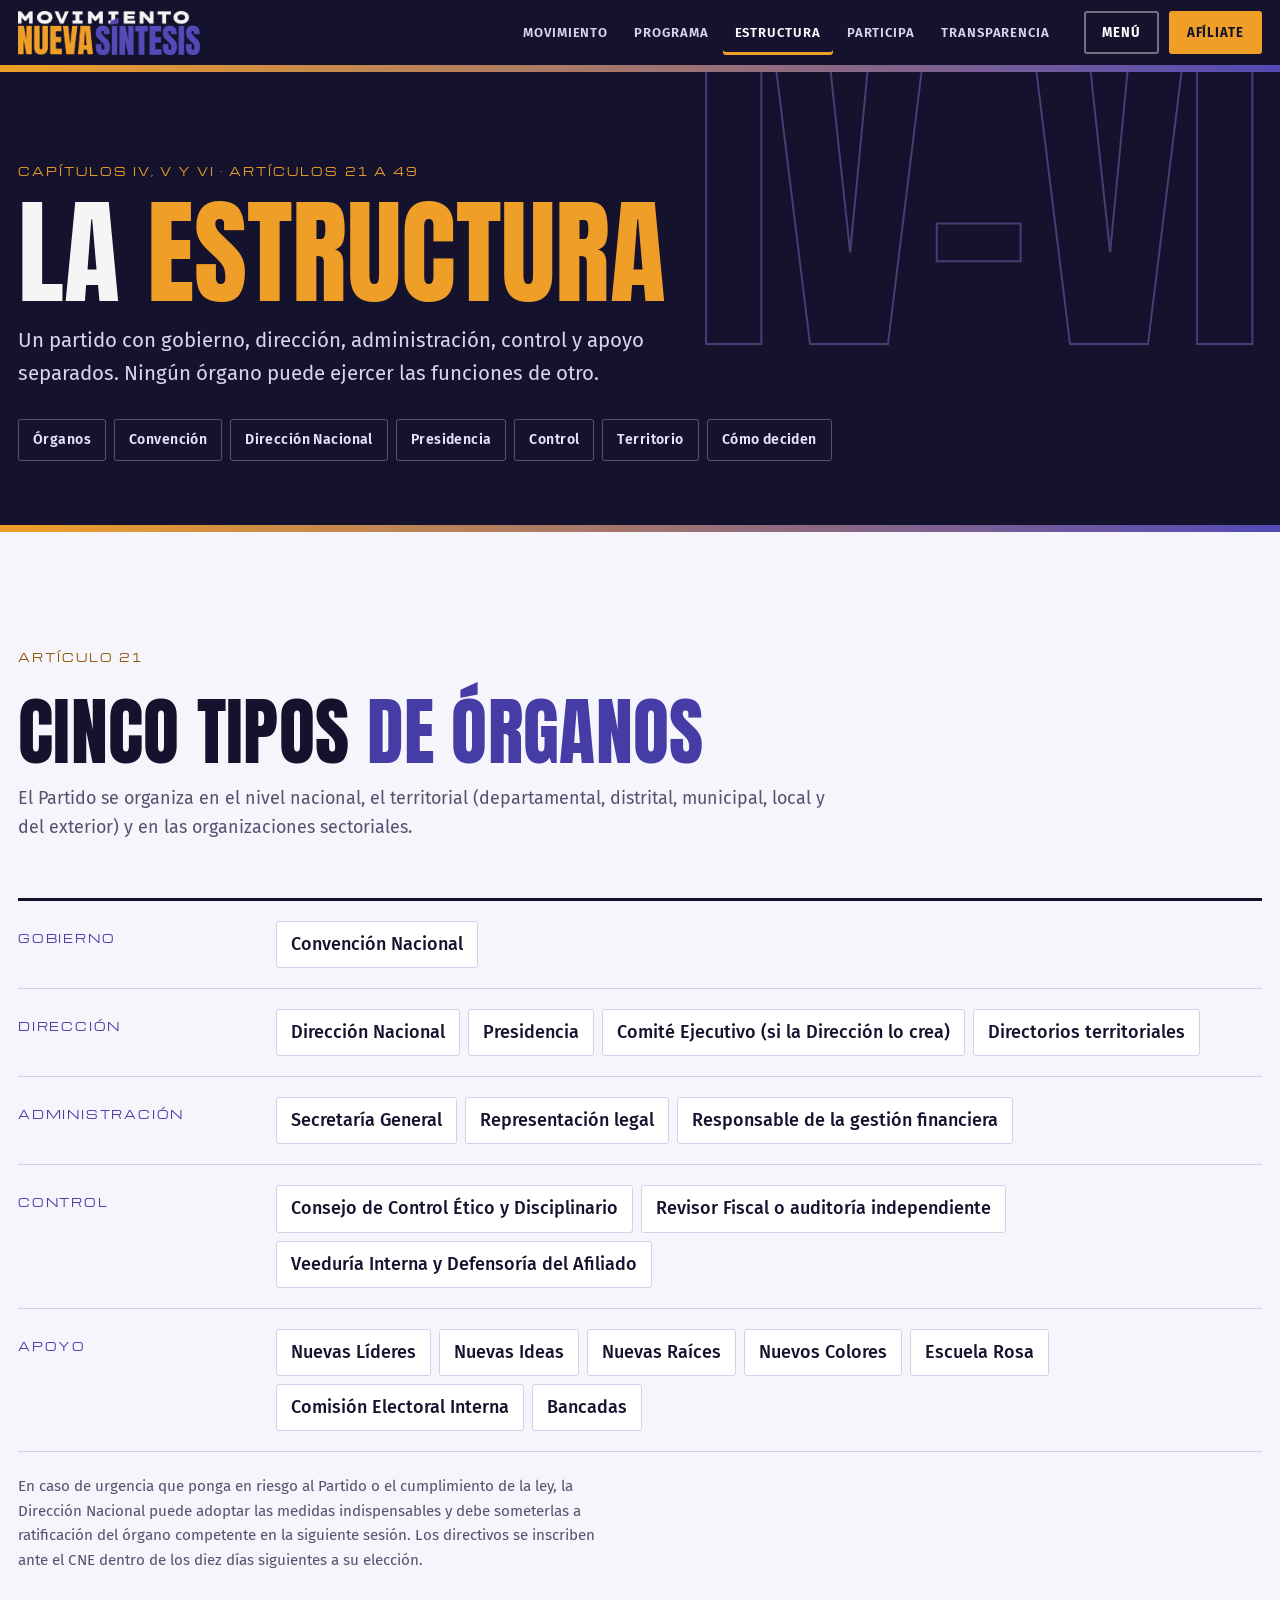
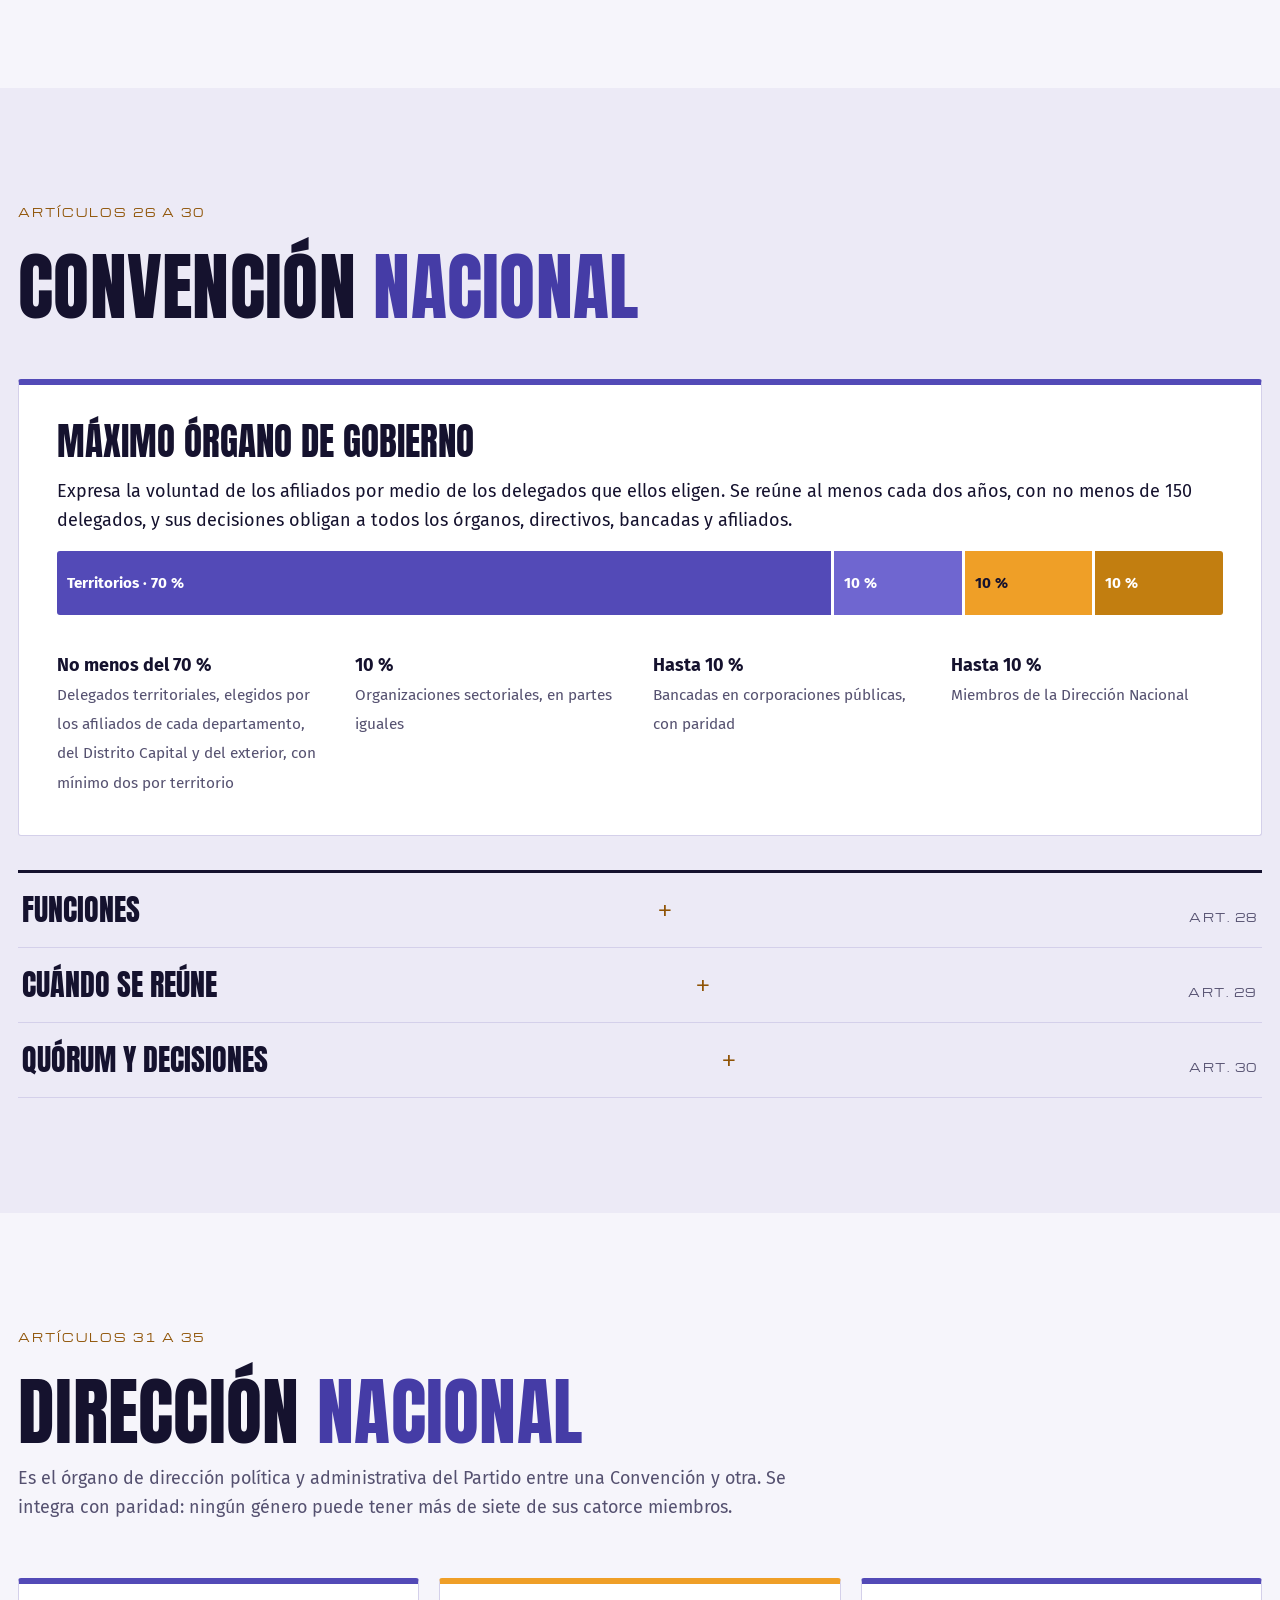
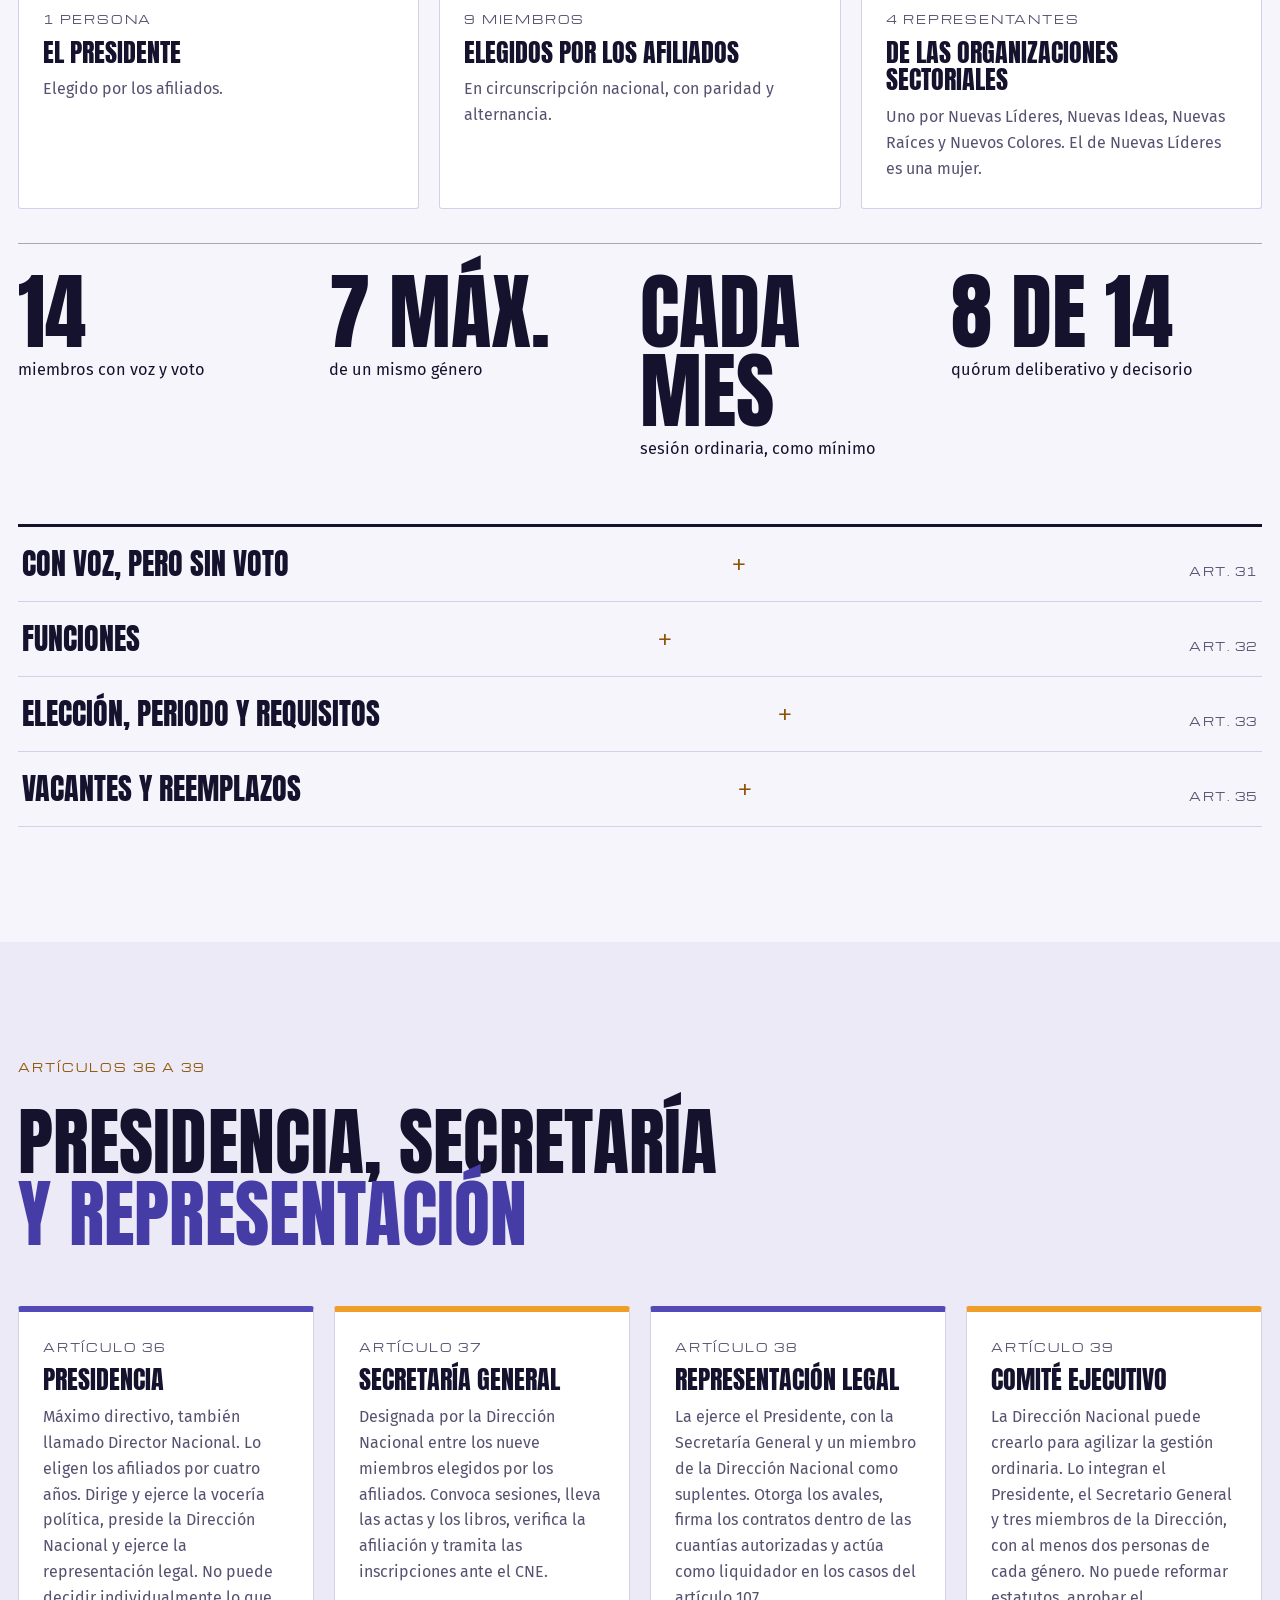
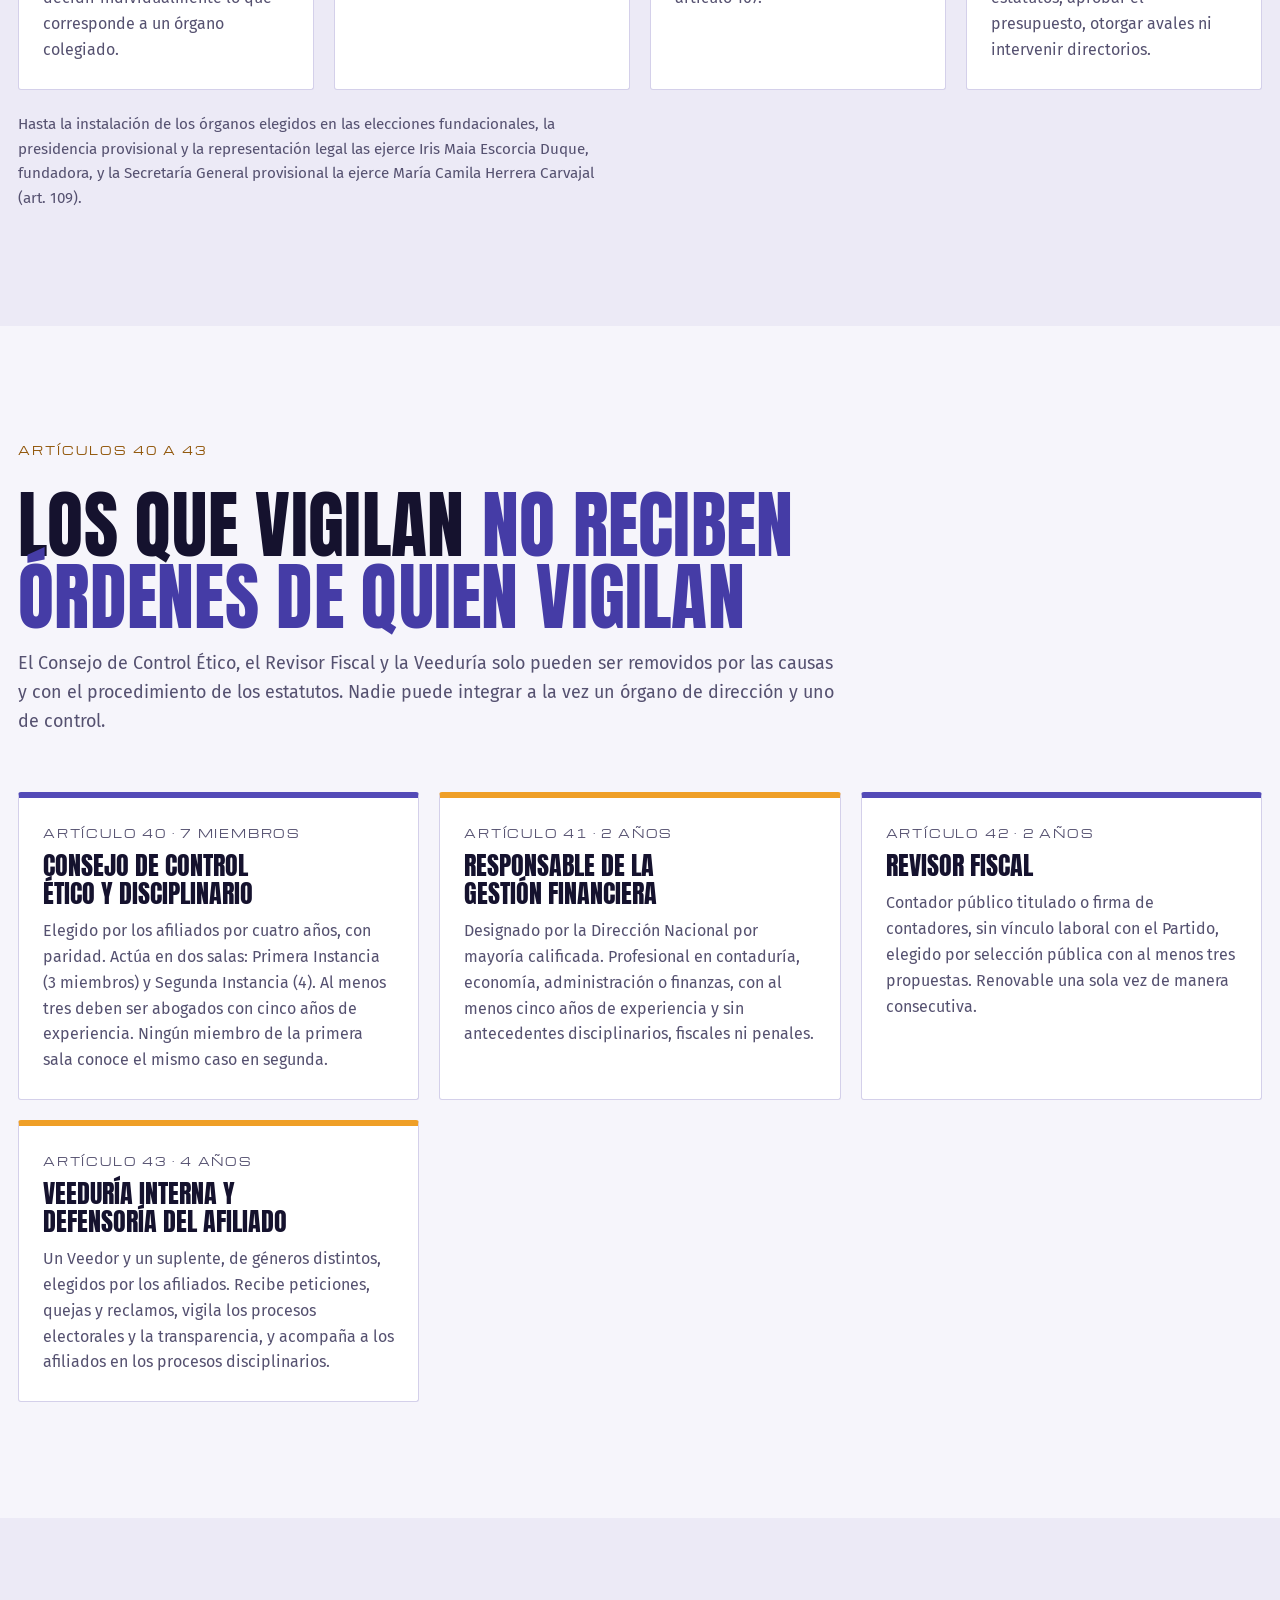
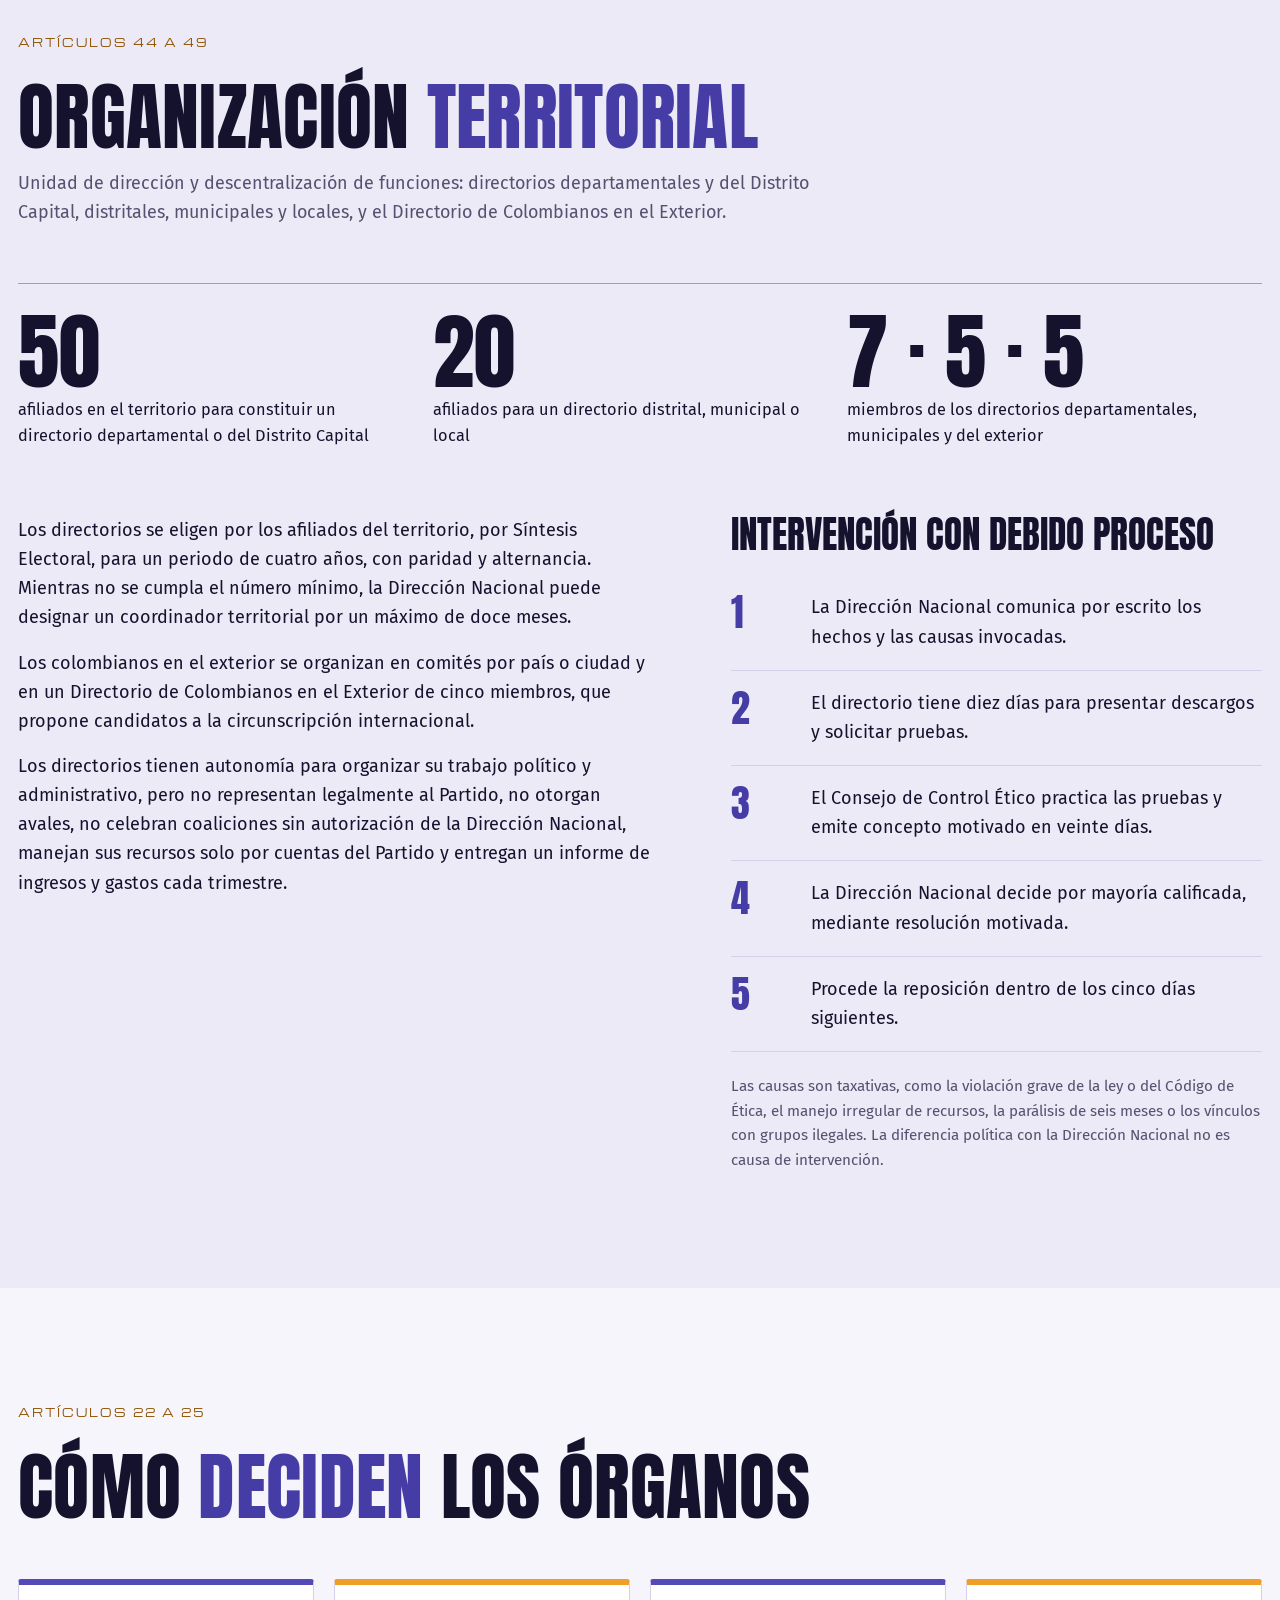
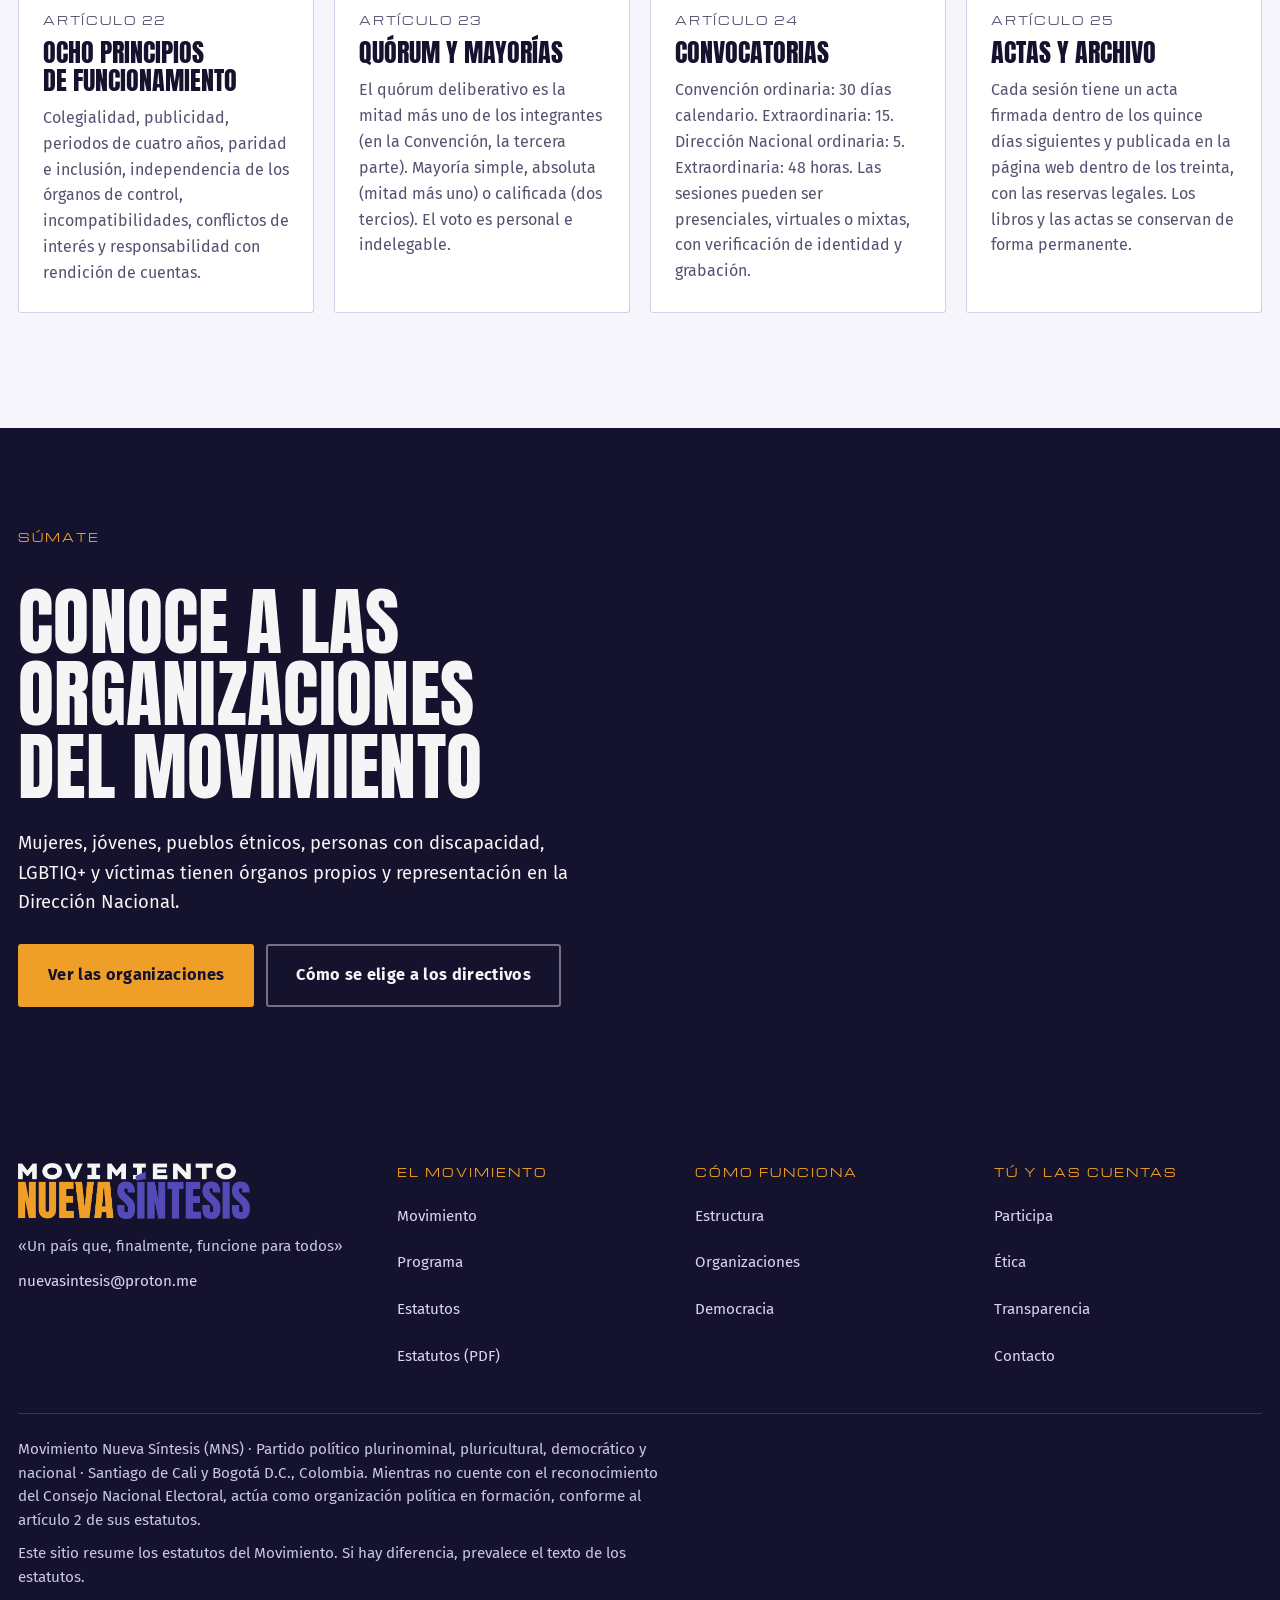
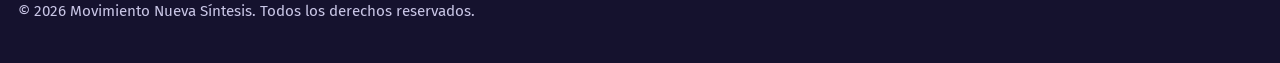
<file: estructura.html>
<!doctype html><html lang="es"><head><meta charset="utf-8"><meta name="viewport" content="width=device-width,initial-scale=1,viewport-fit=cover"><title>Estructura · Nueva Síntesis</title><meta name="theme-color" content="#15122E"><meta name="description" content="Órganos nacionales y organización territorial del Movimiento."><meta property="og:type" content="website"><meta property="og:locale" content="es_CO"><meta property="og:site_name" content="Movimiento Nueva Síntesis"><meta property="og:title" content="Estructura · Nueva Síntesis"><meta property="og:description" content="Órganos nacionales y organización territorial del Movimiento."><link rel="icon" href="favicon.png" type="image/png"><link rel="apple-touch-icon" href="apple-touch-icon.png"><meta name="claude:viewport-fit-sides" content="cover"><link rel="preconnect" href="https://fonts.googleapis.com"><link rel="preconnect" href="https://fonts.gstatic.com" crossorigin><link rel="stylesheet" href="https://fonts.googleapis.com/css2?family=Anton&family=Fira+Sans:wght@400;500;600;700&family=Michroma&display=swap"><link rel="stylesheet" href="styles.css"></head><body><a class="skip" href="#contenido">Ir al contenido</a><header class="hd"><div class="wrap"><a class="brand" href="index.html" aria-label="Movimiento Nueva Síntesis, inicio"><img src="logo.png" alt="Movimiento Nueva Síntesis" width="185" height="45"></a><nav class="nav" aria-label="Principal"><a href="movimiento.html">Movimiento</a><a href="programa.html">Programa</a><a href="estructura.html" aria-current="page">Estructura</a><a href="participa.html">Participa</a><a href="transparencia.html">Transparencia</a></nav><div class="tools"><button class="hbtn" type="button" data-menu-open aria-haspopup="dialog">Menú</button><a class="hcta" href="participa.html#inscripcion" data-sirans>Afíliate</a></div></div><div class="stripe"></div></header><div class="menu" id="menu" hidden role="dialog" aria-modal="true" aria-label="Menú del sitio"><div class="wrap"><div class="top"><img src="logo.png" alt="Movimiento Nueva Síntesis" width="185" height="45" style="height:44px;width:auto"><button class="hbtn" type="button" id="menu-close">Cerrar</button></div><nav class="links" aria-label="Todas las páginas"><a href="index.html"><b>Inicio</b><span>El Movimiento en una página</span></a><a href="movimiento.html"><b>Movimiento</b><span>Quiénes somos, ideario, fines y principios</span></a><a href="programa.html"><b>Programa</b><span>Seis ejes y teoría de la reorganización</span></a><a href="estructura.html" aria-current="page"><b>Estructura</b><span>Órganos nacionales y organización territorial</span></a><a href="organizaciones.html"><b>Organizaciones</b><span>Sectoriales, Escuela Rosa y bancadas</span></a><a href="democracia.html"><b>Democracia</b><span>Síntesis Electoral, consultas y candidaturas</span></a><a href="participa.html"><b>Participa</b><span>Afíliate, derechos y deberes</span></a><a href="etica.html"><b>Ética</b><span>Faltas, sanciones y debido proceso</span></a><a href="transparencia.html"><b>Transparencia</b><span>Cuentas, financiación y rendición</span></a><a href="estatutos.html"><b>Estatutos</b><span>Los 16 capítulos y los 112 artículos</span></a><a href="contacto.html"><b>Contacto</b><span>Sedes, peticiones y denuncias</span></a></nav></div></div><main id="contenido"><div class="phero"><div class="chapno" aria-hidden="true">IV–VI</div><div class="wrap"><div class="ref">Capítulos IV, V y VI · Artículos 21 a 49</div><h1>La <em>estructura</em></h1><p class="lede">Un partido con gobierno, dirección, administración, control y apoyo separados. Ningún órgano puede ejercer las funciones de otro.</p><nav class="toc" aria-label="En esta página"><a href="#organos">Órganos</a><a href="#convencion">Convención</a><a href="#direccion">Dirección Nacional</a><a href="#liderazgo">Presidencia</a><a href="#control">Control</a><a href="#territorio">Territorio</a><a href="#reglas">Cómo deciden</a></nav></div></div><div class="stripe"></div><section class="sec " id="organos"><div class="wrap"><div class="sh"><div class="eyebrow">Artículo 21</div><h2>Cinco tipos <span class='i'>de órganos</span></h2><p>El Partido se organiza en el nivel nacional, el territorial (departamental, distrital, municipal, local y del exterior) y en las organizaciones sectoriales.</p></div><div class="bodies"><div class="row"><h4>Gobierno</h4><ul><li>Convención Nacional</li></ul></div><div class="row"><h4>Dirección</h4><ul><li>Dirección Nacional</li><li>Presidencia</li><li>Comité Ejecutivo (si la Dirección lo crea)</li><li>Directorios territoriales</li></ul></div><div class="row"><h4>Administración</h4><ul><li>Secretaría General</li><li>Representación legal</li><li>Responsable de la gestión financiera</li></ul></div><div class="row"><h4>Control</h4><ul><li>Consejo de Control Ético y Disciplinario</li><li>Revisor Fiscal o auditoría independiente</li><li>Veeduría Interna y Defensoría del Afiliado</li></ul></div><div class="row"><h4>Apoyo</h4><ul><li>Nuevas Líderes</li><li>Nuevas Ideas</li><li>Nuevas Raíces</li><li>Nuevos Colores</li><li>Escuela Rosa</li><li>Comisión Electoral Interna</li><li>Bancadas</li></ul></div></div><p class="note" style="margin-top:22px">En caso de urgencia que ponga en riesgo al Partido o el cumplimiento de la ley, la Dirección Nacional puede adoptar las medidas indispensables y debe someterlas a ratificación del órgano competente en la siguiente sesión. Los directivos se inscriben ante el CNE dentro de los diez días siguientes a su elección.</p></div></section><section class="sec alt" id="convencion"><div class="wrap"><div class="sh"><div class="eyebrow">Artículos 26 a 30</div><h2>Convención <span class='i'>Nacional</span></h2></div><div class="convention"><h3 class="t">Máximo órgano de gobierno</h3><p>Expresa la voluntad de los afiliados por medio de los delegados que ellos eligen. Se reúne al menos cada dos años, con no menos de 150 delegados, y sus decisiones obligan a todos los órganos, directivos, bancadas y afiliados.</p><div class="split" role="img" aria-label="Composición: al menos 70 % delegados territoriales, 10 % sectoriales, hasta 10 % bancadas, hasta 10 % Dirección Nacional"><span class="a">Territorios · 70 %</span><span class="b">10 %</span><span class="c">10 %</span><span class="d">10 %</span></div><div class="legend"><div><b>No menos del 70 %</b><span>Delegados territoriales, elegidos por los afiliados de cada departamento, del Distrito Capital y del exterior, con mínimo dos por territorio</span></div><div><b>10 %</b><span>Organizaciones sectoriales, en partes iguales</span></div><div><b>Hasta 10 %</b><span>Bancadas en corporaciones públicas, con paridad</span></div><div><b>Hasta 10 %</b><span>Miembros de la Dirección Nacional</span></div></div></div><div class="accs" style="margin-top:34px"><details class="acc"><summary>Funciones<span class="art">Art. 28</span></summary><div class="accb"><ul class=""><li>Aprobar y reformar los estatutos.</li><li>Aprobar y modificar la declaración ideológica, la plataforma programática y los símbolos.</li><li>Aprobar el Código de Ética y sus reformas.</li><li>Fijar los lineamientos para la selección de candidatos, la conformación de listas y las coaliciones.</li><li>Decidir la fusión, la escisión, la disolución y la liquidación del Partido.</li><li>Examinar y aprobar los informes de gestión, los estados financieros y el informe del Revisor Fiscal, y fijar los lineamientos de las cuotas de afiliados.</li><li>Conocer el informe de la Comisión Electoral Interna sobre las elecciones de directivos.</li><li>Aprobar su reglamento y elegir su mesa directiva, de tres delegados que no sean de la Dirección Nacional, con paridad.</li></ul></div></details><details class="acc"><summary>Cuándo se reúne<span class="art">Art. 29</span></summary><div class="accb"><p>Sesión ordinaria cada dos años. Se reúne en sesión extraordinaria cuando la convoque:</p><ul class=""><li>El Presidente.</li><li>La Dirección Nacional, por mayoría absoluta.</li><li>Un número de afiliados no inferior al 10 % de los inscritos, por Síntesis Electoral o por escrito.</li><li>La Veeduría Interna, cuando constate que no se han cumplido los estatutos.</li></ul><p>En las extraordinarias solo se tratan los asuntos para los que fueron convocadas.</p></div></details><details class="acc"><summary>Quórum y decisiones<span class="art">Art. 30</span></summary><div class="accb"><p>Delibera con un quórum de la tercera parte de los delegados acreditados y decide por mayoría simple de los presentes. Requieren mayoría calificada (dos tercios), con quórum de la mitad más uno: la reforma de los estatutos, la modificación de la declaración ideológica o de los símbolos, la fusión, la escisión, la disolución y la aprobación del Código de Ética.</p><p>Las votaciones pueden hacerse en la sala o por medios electrónicos con verificación de identidad. La Convención no puede adoptar decisiones contrarias a la Constitución, a la ley ni a los derechos de los afiliados.</p></div></details></div></div></section><section class="sec " id="direccion"><div class="wrap"><div class="sh"><div class="eyebrow">Artículos 31 a 35</div><h2>Dirección <span class='i'>Nacional</span></h2><p>Es el órgano de dirección política y administrativa del Partido entre una Convención y otra. Se integra con paridad: ningún género puede tener más de siete de sus catorce miembros.</p></div><div class="cards c3"><article class="card"><small>1 persona</small><h3>El Presidente</h3><p>Elegido por los afiliados.</p></article><article class="card"><small>9 miembros</small><h3>Elegidos por los afiliados</h3><p>En circunscripción nacional, con paridad y alternancia.</p></article><article class="card"><small>4 representantes</small><h3>De las organizaciones sectoriales</h3><p>Uno por Nuevas Líderes, Nuevas Ideas, Nuevas Raíces y Nuevos Colores. El de Nuevas Líderes es una mujer.</p></article></div><div class="stats" style="margin-top:34px;border-top-color:rgba(21,18,46,.35)"><div><b>14</b><span>miembros con voz y voto</span></div><div><b>7 máx.</b><span>de un mismo género</span></div><div><b>Cada mes</b><span>sesión ordinaria, como mínimo</span></div><div><b>8 de 14</b><span>quórum deliberativo y decisorio</span></div></div><div class="accs" style="margin-top:34px"><details class="acc"><summary>Con voz, pero sin voto<span class="art">Art. 31</span></summary><div class="accb"><ul class=""><li>El Veedor.</li><li>El Revisor Fiscal.</li><li>El Responsable de la gestión financiera.</li><li>El Director de la Escuela Rosa.</li><li>Los voceros de las bancadas del Congreso de la República.</li></ul></div></details><details class="acc"><summary>Funciones<span class="art">Art. 32</span></summary><div class="accb"><ul class=""><li>Dirigir la actividad política y administrativa y ejecutar las decisiones de la Convención.</li><li>Aprobar el presupuesto anual y supervisar su ejecución.</li><li>Designar al Secretario General, al Responsable de la gestión financiera, al Revisor Fiscal y al Director de la Escuela Rosa.</li><li>Definir la política de avales, otorgarlos y revocarlos, y aprobar las coaliciones por mayoría calificada.</li><li>Adoptar la declaración política ante el CNE y coordinarla con las bancadas.</li><li>Expedir los reglamentos internos y adoptar un Código de Ética provisional.</li><li>Intervenir, suspender o disolver directorios, con el procedimiento del artículo 49.</li><li>Convocar la Convención, las elecciones de directivas y las consultas internas.</li><li>Rendir cuentas anualmente a los afiliados y presentar iniciativas de reforma de estatutos.</li></ul></div></details><details class="acc"><summary>Elección, periodo y requisitos<span class="art">Art. 33</span></summary><div class="accb"><p>Los directivos nacionales se eligen por los afiliados, un afiliado un voto, por Síntesis Electoral, para un periodo de cuatro años, sin poder ejercer el mismo cargo por más de dos periodos consecutivos. La renovación de la Dirección Nacional es integral.</p><ul class=""><li>Ser afiliado con al menos seis meses de antigüedad, salvo en las elecciones fundacionales.</li><li>Estar a paz y salvo con el Partido.</li><li>No estar sancionado disciplinariamente ni incurso en inhabilidades.</li><li>Aceptar el Código de Ética.</li></ul></div></details><details class="acc"><summary>Vacantes y reemplazos<span class="art">Art. 35</span></summary><div class="accb"><p>El miembro que falta se reemplaza por el siguiente candidato de la lista, del mismo género. Si falta el Presidente de forma absoluta en la primera mitad del periodo, se convocan elecciones por Síntesis Electoral dentro de los noventa días; en la segunda mitad, la Dirección Nacional elige entre sus miembros, por mayoría calificada, a quien complete el periodo. Falta quien no asiste sin justificación a tres sesiones consecutivas o a cinco en un año.</p></div></details></div></div></section><section class="sec alt" id="liderazgo"><div class="wrap"><div class="sh"><div class="eyebrow">Artículos 36 a 39</div><h2>Presidencia, secretaría <span class='i'>y representación</span></h2></div><div class="cards"><article class="card"><small>Artículo 36</small><h3>Presidencia</h3><p>Máximo directivo, también llamado Director Nacional. Lo eligen los afiliados por cuatro años. Dirige y ejerce la vocería política, preside la Dirección Nacional y ejerce la representación legal. No puede decidir individualmente lo que corresponde a un órgano colegiado.</p></article><article class="card"><small>Artículo 37</small><h3>Secretaría General</h3><p>Designada por la Dirección Nacional entre los nueve miembros elegidos por los afiliados. Convoca sesiones, lleva las actas y los libros, verifica la afiliación y tramita las inscripciones ante el CNE.</p></article><article class="card"><small>Artículo 38</small><h3>Representación legal</h3><p>La ejerce el Presidente, con la Secretaría General y un miembro de la Dirección Nacional como suplentes. Otorga los avales, firma los contratos dentro de las cuantías autorizadas y actúa como liquidador en los casos del artículo 107.</p></article><article class="card"><small>Artículo 39</small><h3>Comité Ejecutivo</h3><p>La Dirección Nacional puede crearlo para agilizar la gestión ordinaria. Lo integran el Presidente, el Secretario General y tres miembros de la Dirección, con al menos dos personas de cada género. No puede reformar estatutos, aprobar el presupuesto, otorgar avales ni intervenir directorios.</p></article></div><p class="note" style="margin-top:22px">Hasta la instalación de los órganos elegidos en las elecciones fundacionales, la presidencia provisional y la representación legal las ejerce Iris Maia Escorcia Duque, fundadora, y la Secretaría General provisional la ejerce María Camila Herrera Carvajal (art. 109).</p></div></section><section class="sec " id="control"><div class="wrap"><div class="sh"><div class="eyebrow">Artículos 40 a 43</div><h2>Los que vigilan <span class='i'>no reciben órdenes de quien vigilan</span></h2><p>El Consejo de Control Ético, el Revisor Fiscal y la Veeduría solo pueden ser removidos por las causas y con el procedimiento de los estatutos. Nadie puede integrar a la vez un órgano de dirección y uno de control.</p></div><div class="cards c3"><article class="card"><small>Artículo 40 · 7 miembros</small><h3>Consejo de Control Ético y Disciplinario</h3><p>Elegido por los afiliados por cuatro años, con paridad. Actúa en dos salas: Primera Instancia (3 miembros) y Segunda Instancia (4). Al menos tres deben ser abogados con cinco años de experiencia. Ningún miembro de la primera sala conoce el mismo caso en segunda.</p></article><article class="card"><small>Artículo 41 · 2 años</small><h3>Responsable de la gestión financiera</h3><p>Designado por la Dirección Nacional por mayoría calificada. Profesional en contaduría, economía, administración o finanzas, con al menos cinco años de experiencia y sin antecedentes disciplinarios, fiscales ni penales.</p></article><article class="card"><small>Artículo 42 · 2 años</small><h3>Revisor Fiscal</h3><p>Contador público titulado o firma de contadores, sin vínculo laboral con el Partido, elegido por selección pública con al menos tres propuestas. Renovable una sola vez de manera consecutiva.</p></article><article class="card"><small>Artículo 43 · 4 años</small><h3>Veeduría Interna y Defensoría del Afiliado</h3><p>Un Veedor y un suplente, de géneros distintos, elegidos por los afiliados. Recibe peticiones, quejas y reclamos, vigila los procesos electorales y la transparencia, y acompaña a los afiliados en los procesos disciplinarios.</p></article></div></div></section><section class="sec alt" id="territorio"><div class="wrap"><div class="sh"><div class="eyebrow">Artículos 44 a 49</div><h2>Organización <span class='i'>territorial</span></h2><p>Unidad de dirección y descentralización de funciones: directorios departamentales y del Distrito Capital, distritales, municipales y locales, y el Directorio de Colombianos en el Exterior.</p></div><div class="stats" style="border-top-color:rgba(21,18,46,.35)"><div><b>50</b><span>afiliados en el territorio para constituir un directorio departamental o del Distrito Capital</span></div><div><b>20</b><span>afiliados para un directorio distrital, municipal o local</span></div><div><b>7 · 5 · 5</b><span>miembros de los directorios departamentales, municipales y del exterior</span></div></div><div class="two" style="margin-top:38px"><div class="prose"><p>Los directorios se eligen por los afiliados del territorio, por Síntesis Electoral, para un periodo de cuatro años, con paridad y alternancia. Mientras no se cumpla el número mínimo, la Dirección Nacional puede designar un coordinador territorial por un máximo de doce meses.</p><p>Los colombianos en el exterior se organizan en comités por país o ciudad y en un Directorio de Colombianos en el Exterior de cinco miembros, que propone candidatos a la circunscripción internacional.</p><p>Los directorios tienen autonomía para organizar su trabajo político y administrativo, pero no representan legalmente al Partido, no otorgan avales, no celebran coaliciones sin autorización de la Dirección Nacional, manejan sus recursos solo por cuentas del Partido y entregan un informe de ingresos y gastos cada trimestre.</p></div><div class="stack"><h3 class="t">Intervención con debido proceso</h3><ol class="steps"><li><span>La Dirección Nacional comunica por escrito los hechos y las causas invocadas.</span></li><li><span>El directorio tiene diez días para presentar descargos y solicitar pruebas.</span></li><li><span>El Consejo de Control Ético practica las pruebas y emite concepto motivado en veinte días.</span></li><li><span>La Dirección Nacional decide por mayoría calificada, mediante resolución motivada.</span></li><li><span>Procede la reposición dentro de los cinco días siguientes.</span></li></ol><p class="note">Las causas son taxativas, como la violación grave de la ley o del Código de Ética, el manejo irregular de recursos, la parálisis de seis meses o los vínculos con grupos ilegales. La diferencia política con la Dirección Nacional no es causa de intervención.</p></div></div></div></section><section class="sec " id="reglas"><div class="wrap"><div class="sh"><div class="eyebrow">Artículos 22 a 25</div><h2>Cómo <span class='i'>deciden</span> los órganos</h2></div><div class="cards"><article class="card"><small>Artículo 22</small><h3>Ocho principios de funcionamiento</h3><p>Colegialidad, publicidad, periodos de cuatro años, paridad e inclusión, independencia de los órganos de control, incompatibilidades, conflictos de interés y responsabilidad con rendición de cuentas.</p></article><article class="card"><small>Artículo 23</small><h3>Quórum y mayorías</h3><p>El quórum deliberativo es la mitad más uno de los integrantes (en la Convención, la tercera parte). Mayoría simple, absoluta (mitad más uno) o calificada (dos tercios). El voto es personal e indelegable.</p></article><article class="card"><small>Artículo 24</small><h3>Convocatorias</h3><p>Convención ordinaria: 30 días calendario. Extraordinaria: 15. Dirección Nacional ordinaria: 5. Extraordinaria: 48 horas. Las sesiones pueden ser presenciales, virtuales o mixtas, con verificación de identidad y grabación.</p></article><article class="card"><small>Artículo 25</small><h3>Actas y archivo</h3><p>Cada sesión tiene un acta firmada dentro de los quince días siguientes y publicada en la página web dentro de los treinta, con las reservas legales. Los libros y las actas se conservan de forma permanente.</p></article></div></div></section><section class="cta-band band-n"><div class="wrap"><div class="eyebrow">Súmate</div><h2>Conoce a las organizaciones del Movimiento</h2><p style="max-width:56ch;font-size:1.15rem">Mujeres, jóvenes, pueblos étnicos, personas con discapacidad, LGBTIQ+ y víctimas tienen órganos propios y representación en la Dirección Nacional.</p><div class="btns"><a class="btn btn-o" href="organizaciones.html">Ver las organizaciones</a><a class="btn btn-g" href="democracia.html">Cómo se elige a los directivos</a></div></div></section></main><footer class="ft"><div class="wrap"><div class="cols"><div><img src="logo.png" alt="Movimiento Nueva Síntesis" width="235" height="56"><p style="margin-top:16px">«Un país que, finalmente, funcione para todos»</p><p><a style="display:inline-block;padding:12px 0;min-height:44px" href="mailto:nuevasintesis@proton.me">nuevasintesis@proton.me</a></p></div><div><h4>El Movimiento</h4><ul><li><a href="movimiento.html">Movimiento</a></li><li><a href="programa.html">Programa</a></li><li><a href="estatutos.html">Estatutos</a></li><li><a href="estatutos-movimiento-nueva-sintesis.pdf" target="_blank" rel="noopener">Estatutos (PDF)</a></li></ul></div><div><h4>Cómo funciona</h4><ul><li><a href="estructura.html">Estructura</a></li><li><a href="organizaciones.html">Organizaciones</a></li><li><a href="democracia.html">Democracia</a></li></ul></div><div><h4>Tú y las cuentas</h4><ul><li><a href="participa.html">Participa</a></li><li><a href="etica.html">Ética</a></li><li><a href="transparencia.html">Transparencia</a></li><li><a href="contacto.html">Contacto</a></li></ul></div></div><div class="legal"><p>Movimiento Nueva Síntesis (MNS) · Partido político plurinominal, pluricultural, democrático y nacional · Santiago de Cali y Bogotá D.C., Colombia. Mientras no cuente con el reconocimiento del Consejo Nacional Electoral, actúa como organización política en formación, conforme al artículo 2 de sus estatutos.</p><p>Este sitio resume los estatutos del Movimiento. Si hay diferencia, prevalece el texto de los estatutos.</p><p>© <span id="y">2026</span> Movimiento Nueva Síntesis. Todos los derechos reservados.</p></div></div></footer><div class="dock"><button class="hbtn" type="button" data-menu-open>Menú</button><a class="hcta" href="participa.html#inscripcion" data-sirans>Quiero afiliarme</a></div><script src="config.js"></script><script src="site.js"></script></body></html>
</file>
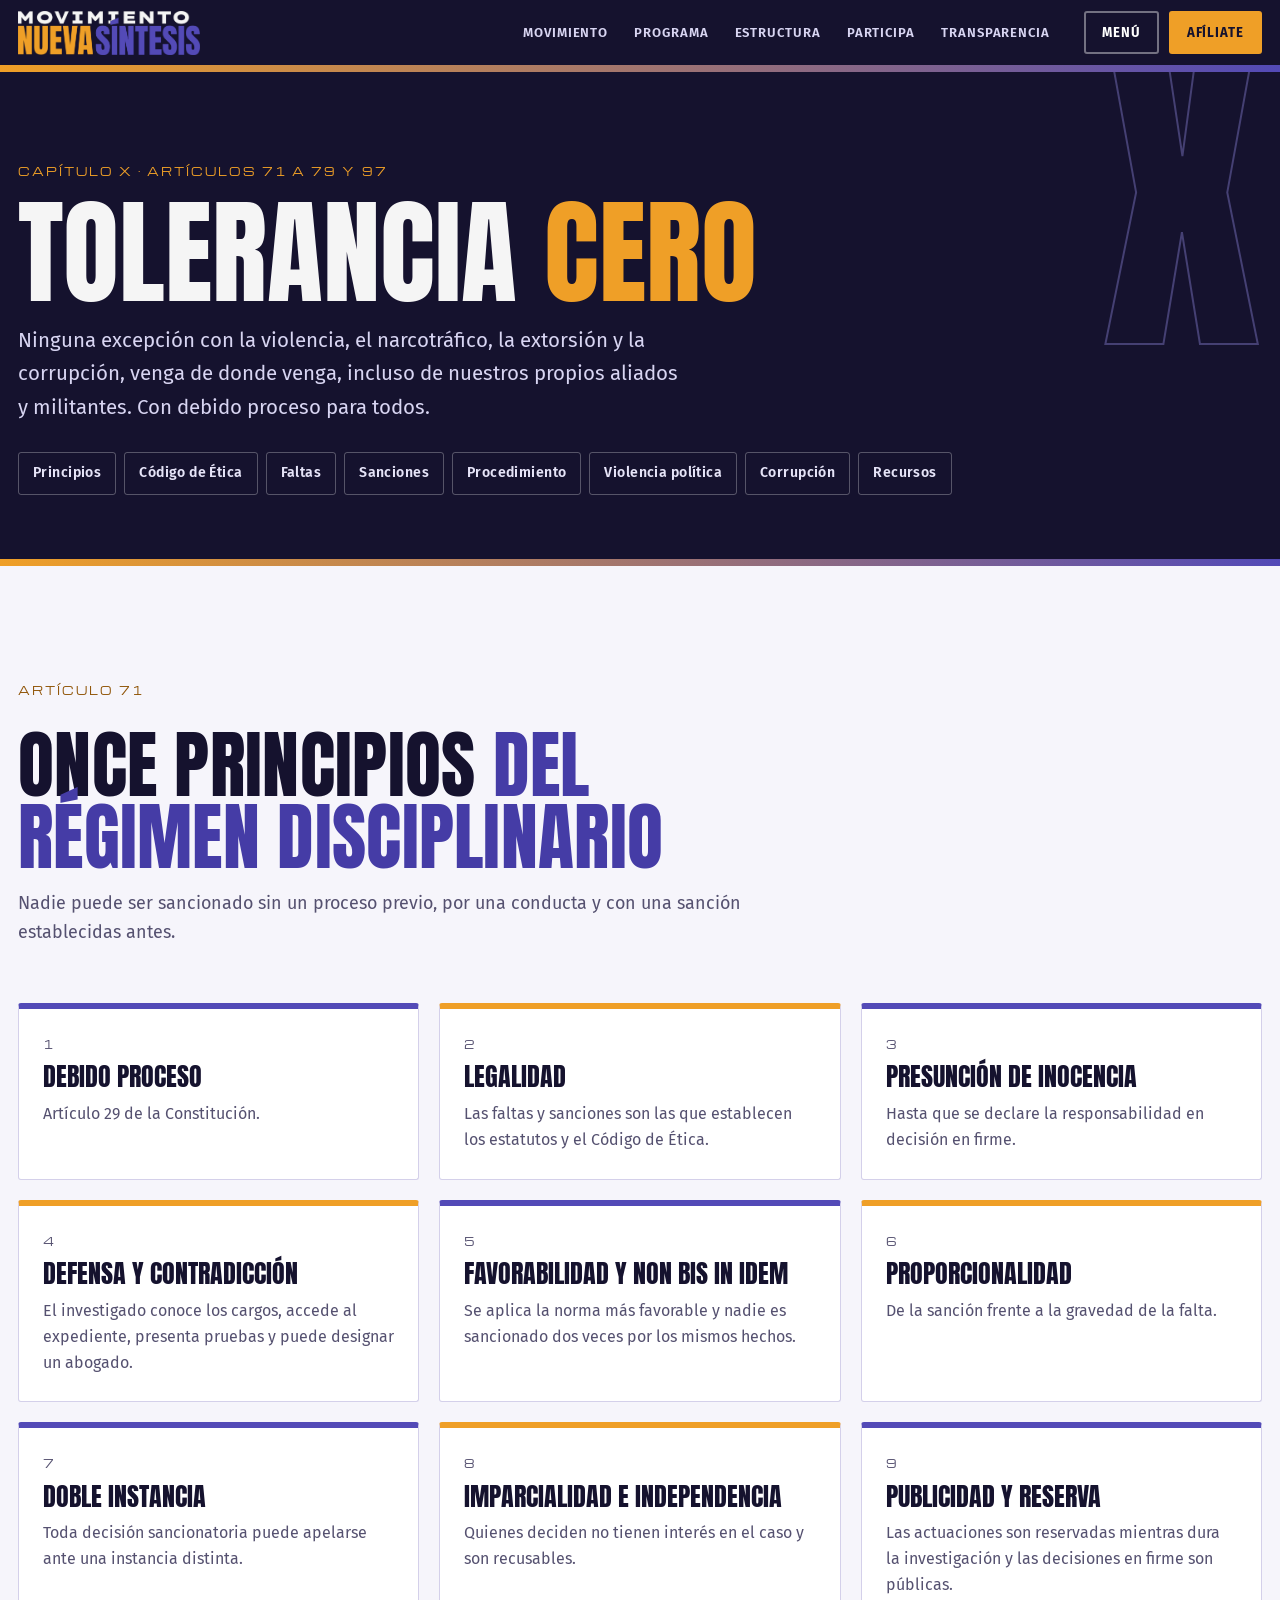
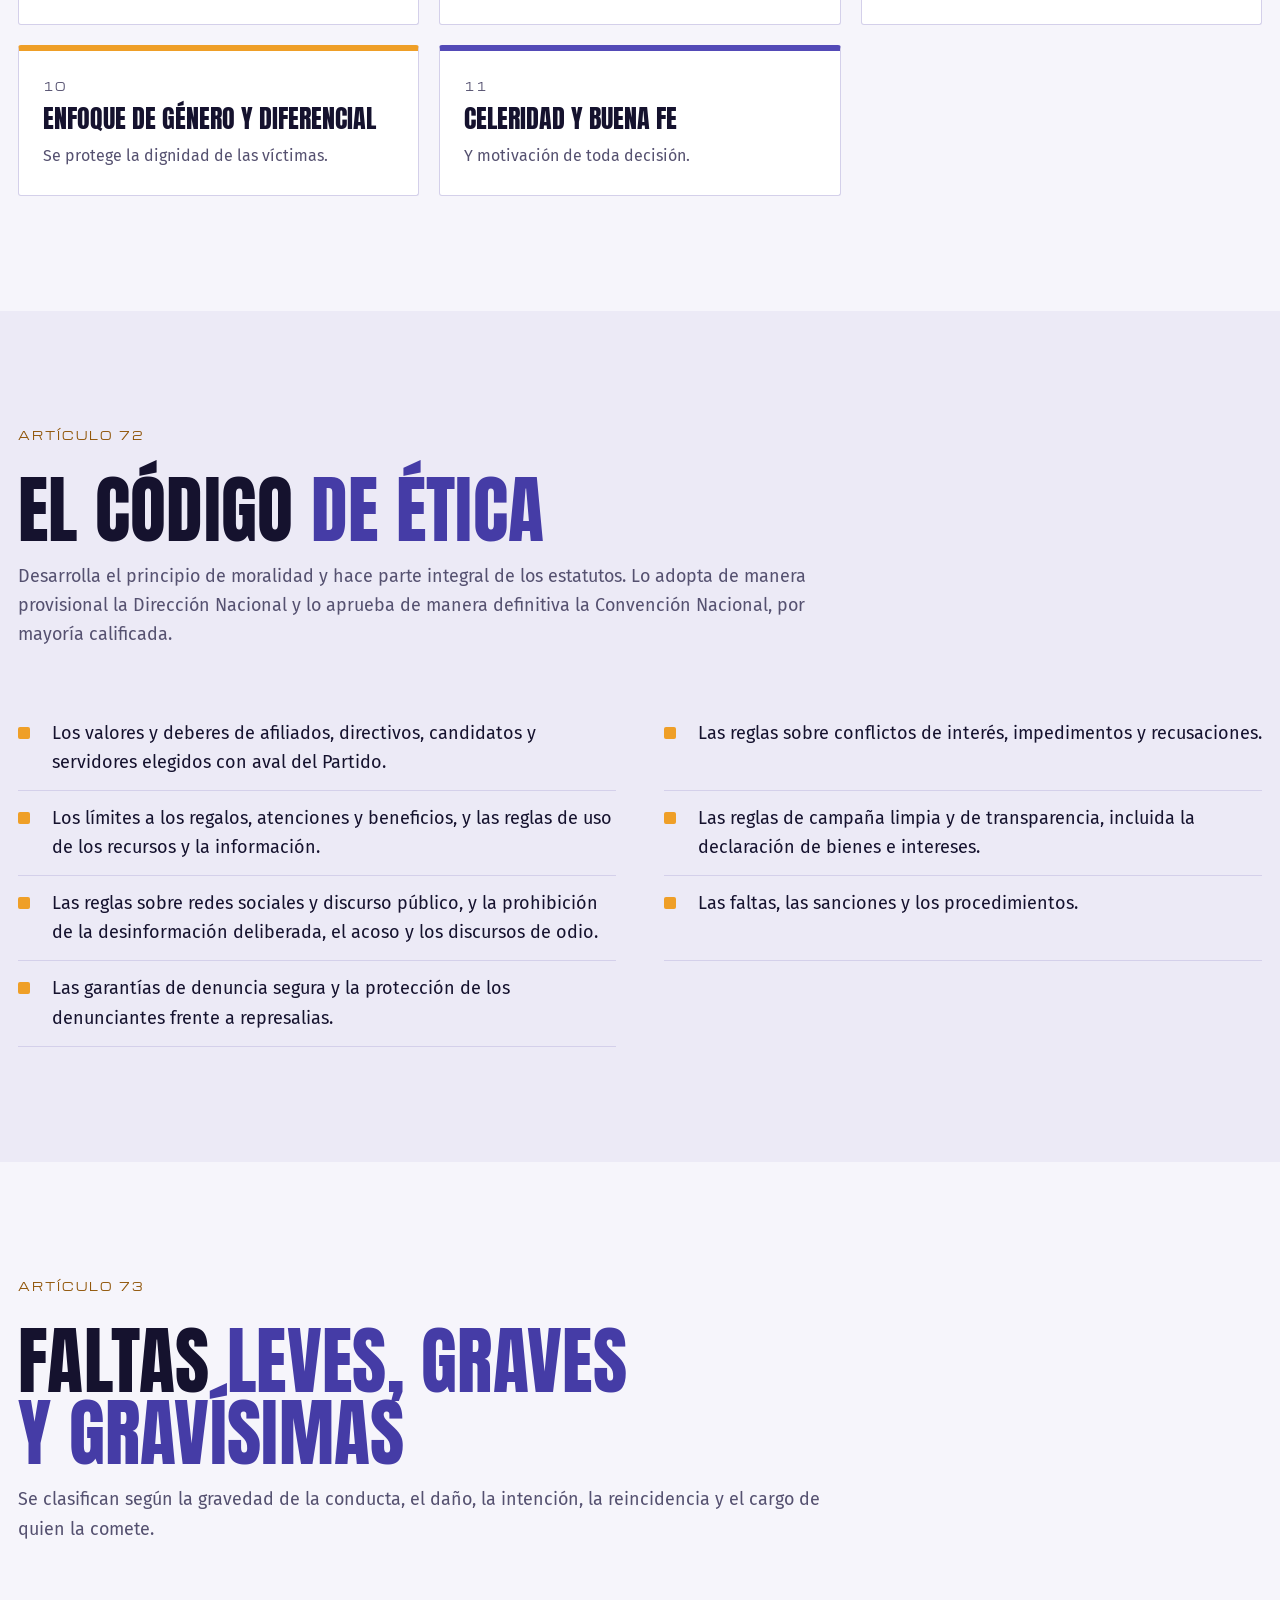
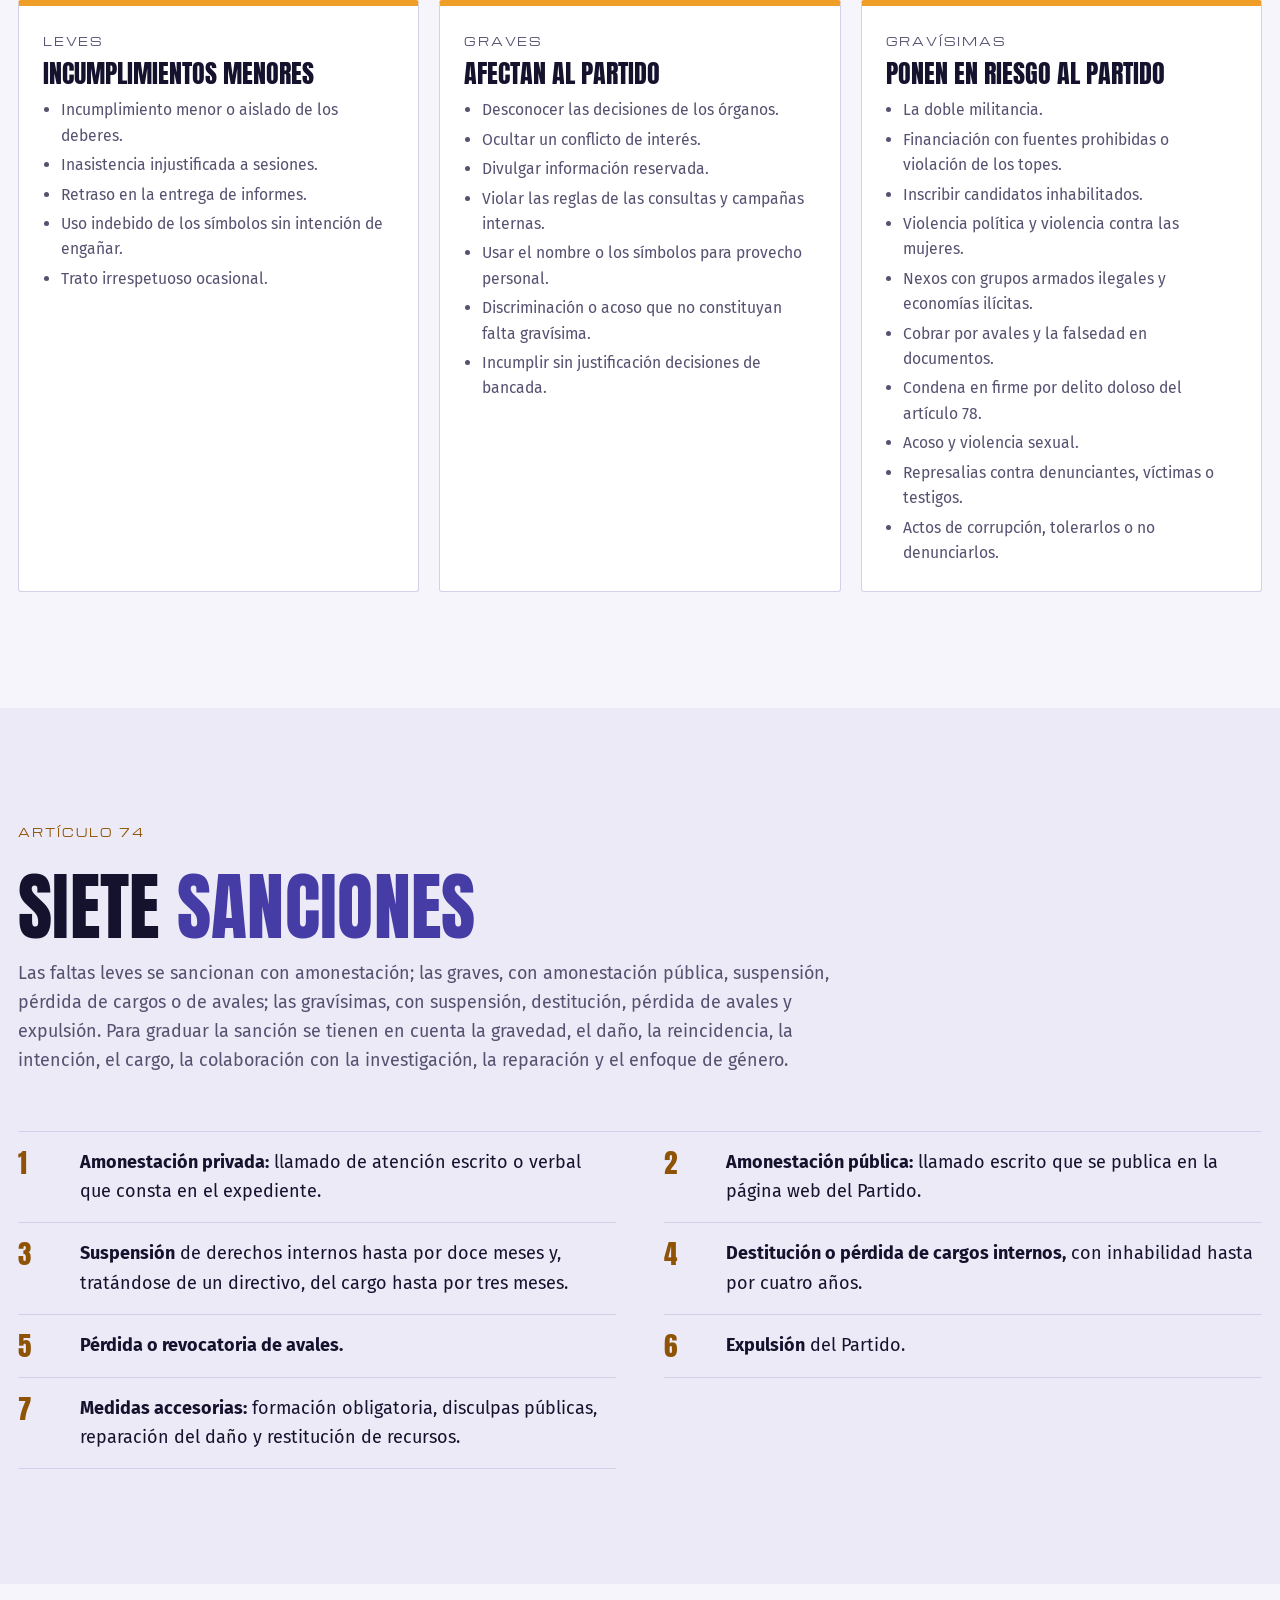
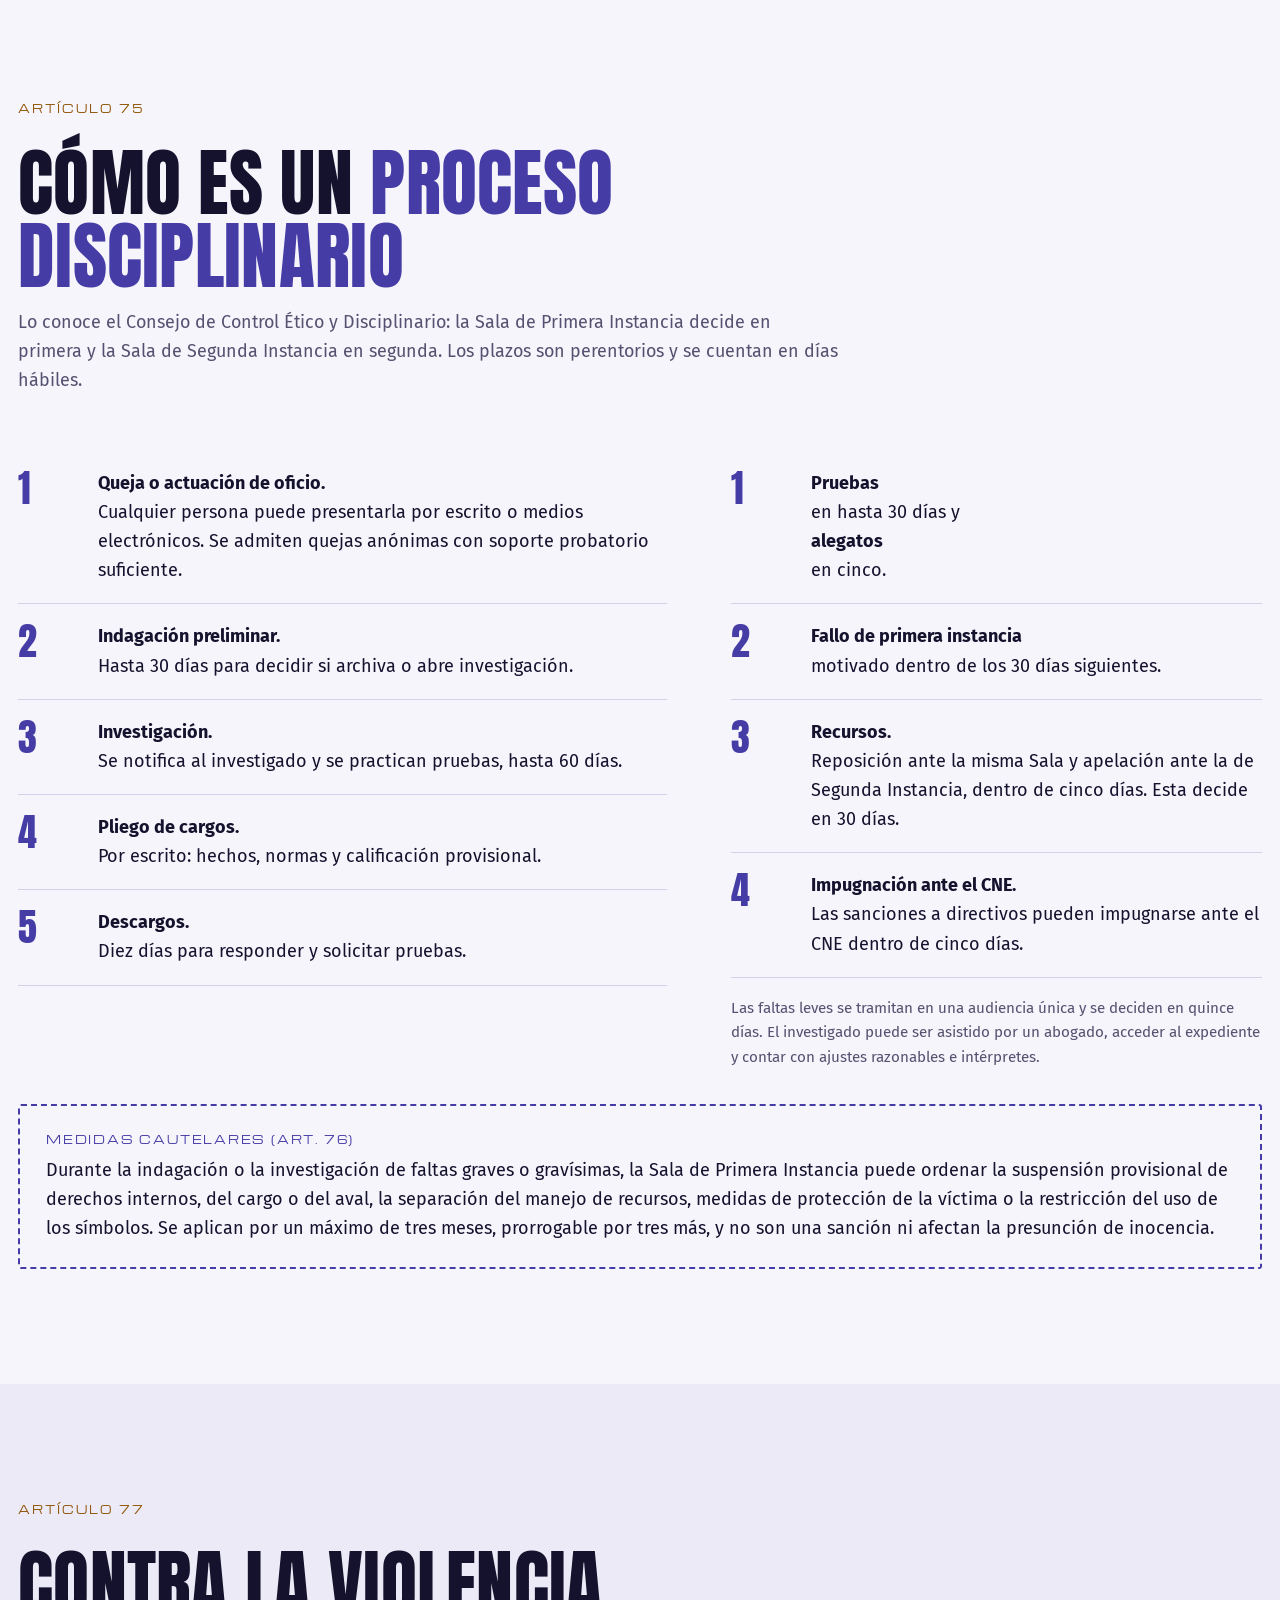
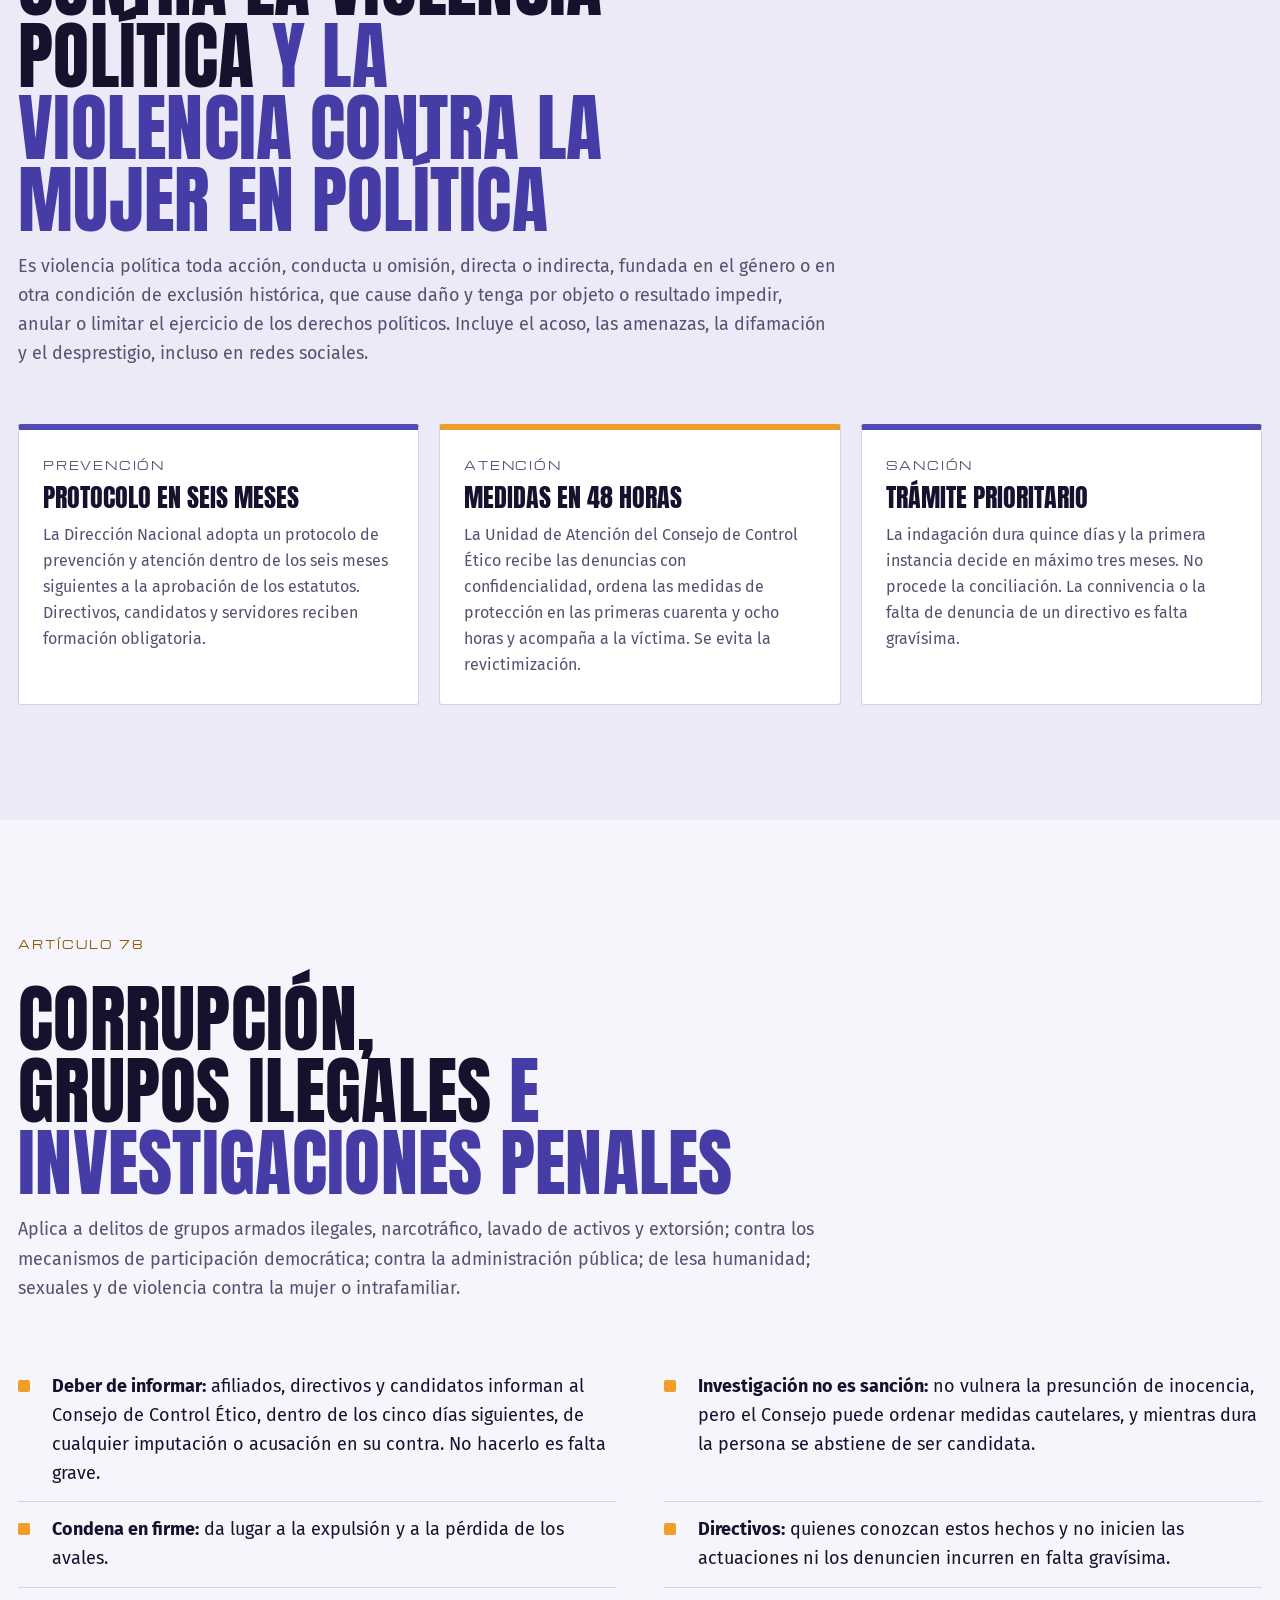
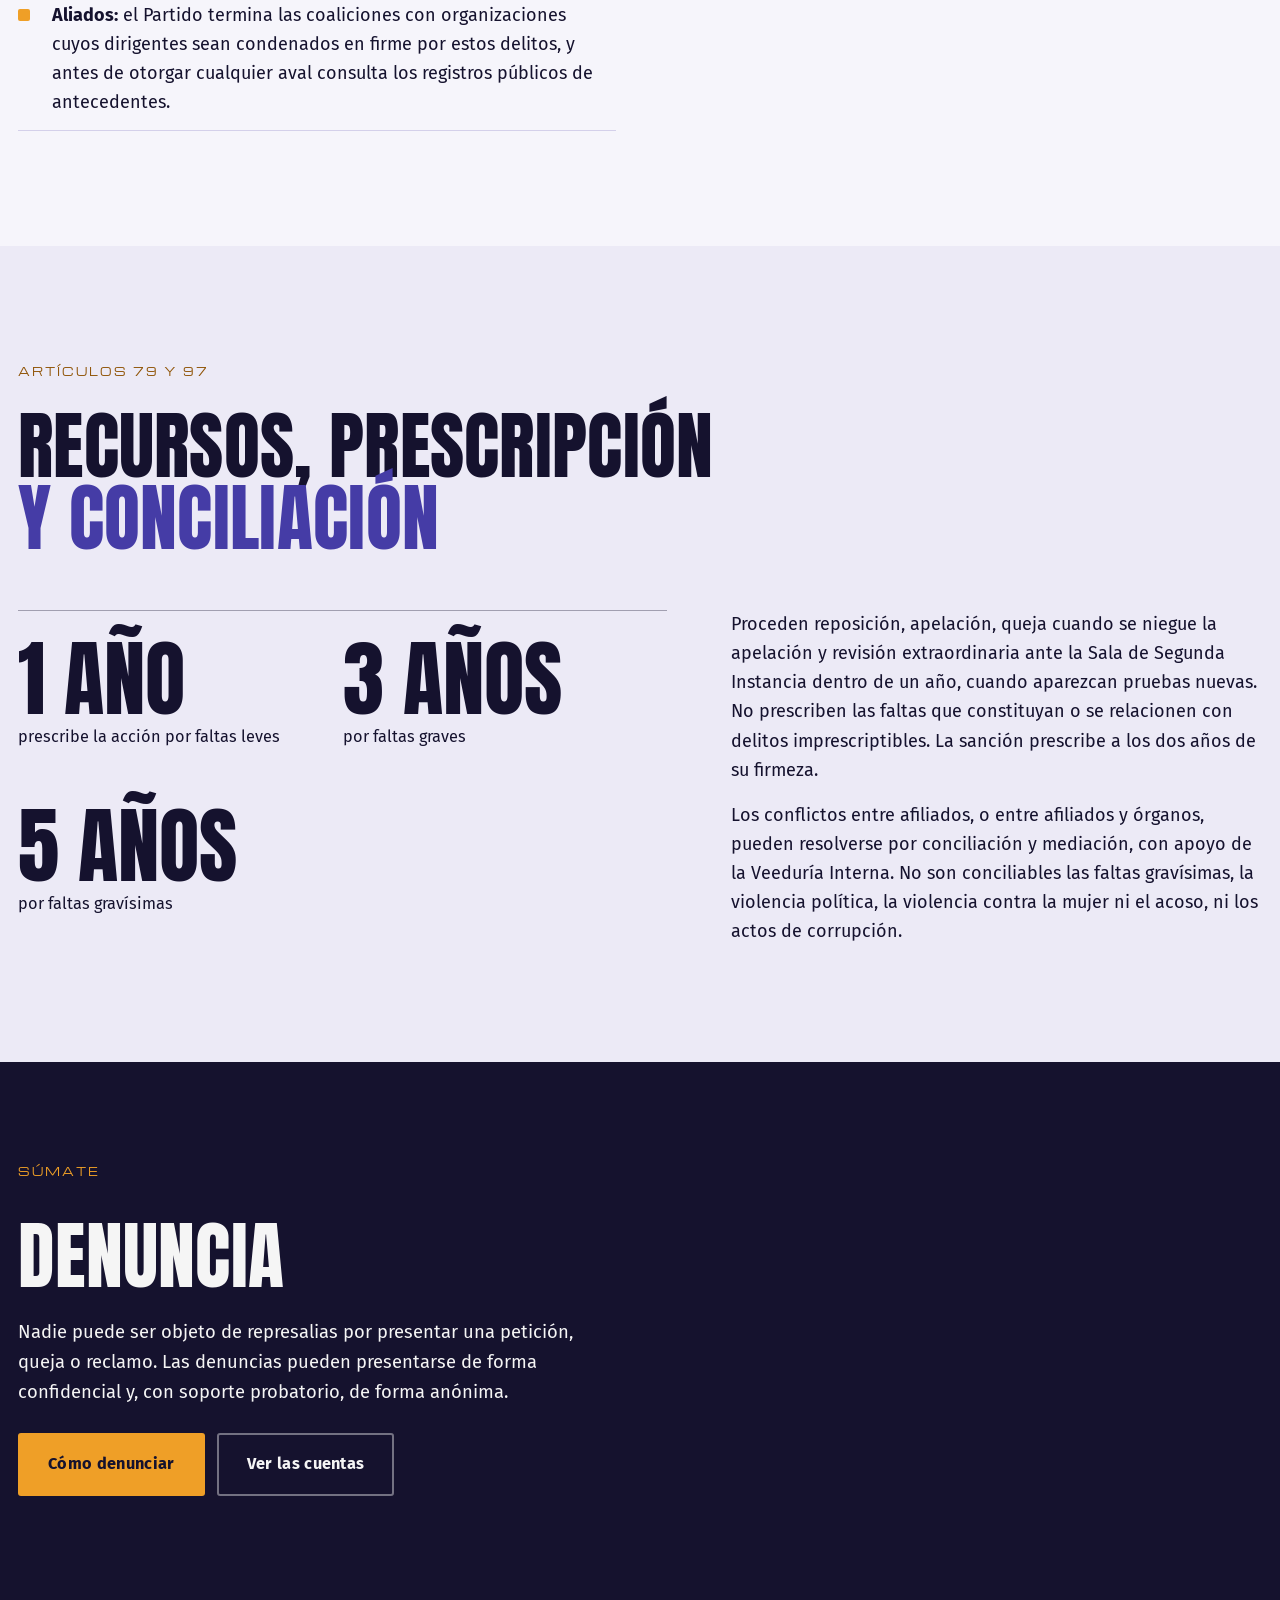
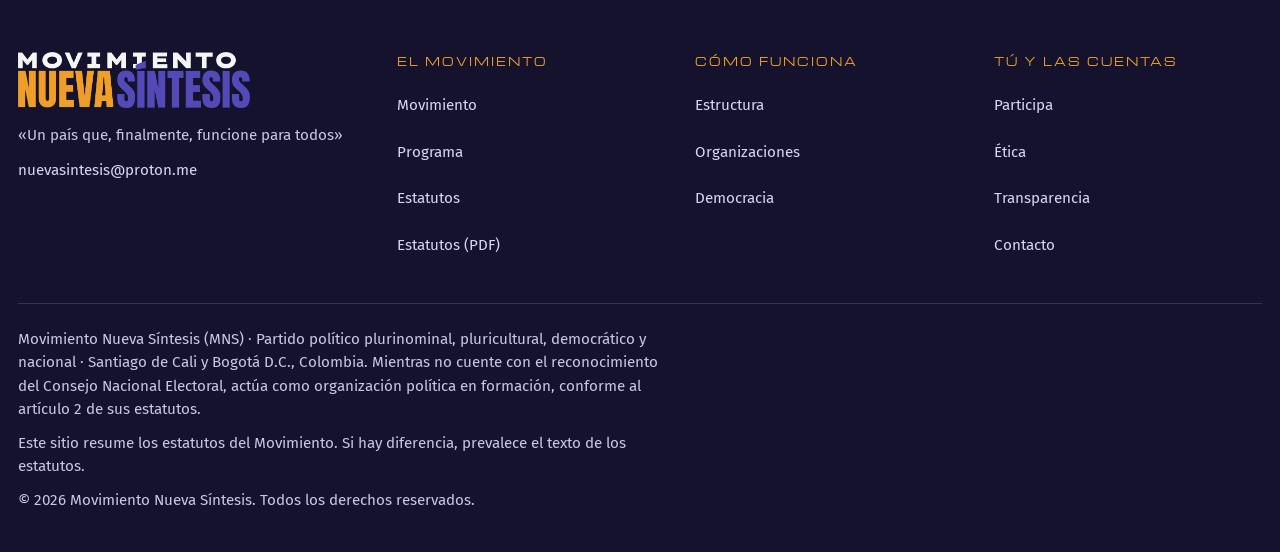
<file: etica.html>
<!doctype html><html lang="es"><head><meta charset="utf-8"><meta name="viewport" content="width=device-width,initial-scale=1,viewport-fit=cover"><title>Ética · Nueva Síntesis</title><meta name="theme-color" content="#15122E"><meta name="description" content="Régimen ético y disciplinario del Movimiento."><meta property="og:type" content="website"><meta property="og:locale" content="es_CO"><meta property="og:site_name" content="Movimiento Nueva Síntesis"><meta property="og:title" content="Ética · Nueva Síntesis"><meta property="og:description" content="Régimen ético y disciplinario del Movimiento."><link rel="icon" href="favicon.png" type="image/png"><link rel="apple-touch-icon" href="apple-touch-icon.png"><meta name="claude:viewport-fit-sides" content="cover"><link rel="preconnect" href="https://fonts.googleapis.com"><link rel="preconnect" href="https://fonts.gstatic.com" crossorigin><link rel="stylesheet" href="https://fonts.googleapis.com/css2?family=Anton&family=Fira+Sans:wght@400;500;600;700&family=Michroma&display=swap"><link rel="stylesheet" href="styles.css"></head><body><a class="skip" href="#contenido">Ir al contenido</a><header class="hd"><div class="wrap"><a class="brand" href="index.html" aria-label="Movimiento Nueva Síntesis, inicio"><img src="logo.png" alt="Movimiento Nueva Síntesis" width="185" height="45"></a><nav class="nav" aria-label="Principal"><a href="movimiento.html">Movimiento</a><a href="programa.html">Programa</a><a href="estructura.html">Estructura</a><a href="participa.html">Participa</a><a href="transparencia.html">Transparencia</a></nav><div class="tools"><button class="hbtn" type="button" data-menu-open aria-haspopup="dialog">Menú</button><a class="hcta" href="participa.html#inscripcion" data-sirans>Afíliate</a></div></div><div class="stripe"></div></header><div class="menu" id="menu" hidden role="dialog" aria-modal="true" aria-label="Menú del sitio"><div class="wrap"><div class="top"><img src="logo.png" alt="Movimiento Nueva Síntesis" width="185" height="45" style="height:44px;width:auto"><button class="hbtn" type="button" id="menu-close">Cerrar</button></div><nav class="links" aria-label="Todas las páginas"><a href="index.html"><b>Inicio</b><span>El Movimiento en una página</span></a><a href="movimiento.html"><b>Movimiento</b><span>Quiénes somos, ideario, fines y principios</span></a><a href="programa.html"><b>Programa</b><span>Seis ejes y teoría de la reorganización</span></a><a href="estructura.html"><b>Estructura</b><span>Órganos nacionales y organización territorial</span></a><a href="organizaciones.html"><b>Organizaciones</b><span>Sectoriales, Escuela Rosa y bancadas</span></a><a href="democracia.html"><b>Democracia</b><span>Síntesis Electoral, consultas y candidaturas</span></a><a href="participa.html"><b>Participa</b><span>Afíliate, derechos y deberes</span></a><a href="etica.html" aria-current="page"><b>Ética</b><span>Faltas, sanciones y debido proceso</span></a><a href="transparencia.html"><b>Transparencia</b><span>Cuentas, financiación y rendición</span></a><a href="estatutos.html"><b>Estatutos</b><span>Los 16 capítulos y los 112 artículos</span></a><a href="contacto.html"><b>Contacto</b><span>Sedes, peticiones y denuncias</span></a></nav></div></div><main id="contenido"><div class="phero"><div class="chapno" aria-hidden="true">X</div><div class="wrap"><div class="ref">Capítulo X · Artículos 71 a 79 y 97</div><h1>Tolerancia <em>cero</em></h1><p class="lede">Ninguna excepción con la violencia, el narcotráfico, la extorsión y la corrupción, venga de donde venga, incluso de nuestros propios aliados y militantes. Con debido proceso para todos.</p><nav class="toc" aria-label="En esta página"><a href="#principios">Principios</a><a href="#codigo">Código de Ética</a><a href="#faltas">Faltas</a><a href="#sanciones">Sanciones</a><a href="#proceso">Procedimiento</a><a href="#violencia">Violencia política</a><a href="#corrupcion">Corrupción</a><a href="#recursos">Recursos</a></nav></div></div><div class="stripe"></div><section class="sec " id="principios"><div class="wrap"><div class="sh"><div class="eyebrow">Artículo 71</div><h2>Once principios <span class='i'>del régimen disciplinario</span></h2><p>Nadie puede ser sancionado sin un proceso previo, por una conducta y con una sanción establecidas antes.</p></div><div class="cards c3"><article class="card"><small>1</small><h3>Debido proceso</h3><p>Artículo 29 de la Constitución.</p></article><article class="card"><small>2</small><h3>Legalidad</h3><p>Las faltas y sanciones son las que establecen los estatutos y el Código de Ética.</p></article><article class="card"><small>3</small><h3>Presunción de inocencia</h3><p>Hasta que se declare la responsabilidad en decisión en firme.</p></article><article class="card"><small>4</small><h3>Defensa y contradicción</h3><p>El investigado conoce los cargos, accede al expediente, presenta pruebas y puede designar un abogado.</p></article><article class="card"><small>5</small><h3>Favorabilidad y non bis in idem</h3><p>Se aplica la norma más favorable y nadie es sancionado dos veces por los mismos hechos.</p></article><article class="card"><small>6</small><h3>Proporcionalidad</h3><p>De la sanción frente a la gravedad de la falta.</p></article><article class="card"><small>7</small><h3>Doble instancia</h3><p>Toda decisión sancionatoria puede apelarse ante una instancia distinta.</p></article><article class="card"><small>8</small><h3>Imparcialidad e independencia</h3><p>Quienes deciden no tienen interés en el caso y son recusables.</p></article><article class="card"><small>9</small><h3>Publicidad y reserva</h3><p>Las actuaciones son reservadas mientras dura la investigación y las decisiones en firme son públicas.</p></article><article class="card"><small>10</small><h3>Enfoque de género y diferencial</h3><p>Se protege la dignidad de las víctimas.</p></article><article class="card"><small>11</small><h3>Celeridad y buena fe</h3><p>Y motivación de toda decisión.</p></article></div></div></section><section class="sec alt" id="codigo"><div class="wrap"><div class="sh"><div class="eyebrow">Artículo 72</div><h2>El Código <span class='i'>de Ética</span></h2><p>Desarrolla el principio de moralidad y hace parte integral de los estatutos. Lo adopta de manera provisional la Dirección Nacional y lo aprueba de manera definitiva la Convención Nacional, por mayoría calificada.</p></div><ul class="checks cols"><li><span>Los valores y deberes de afiliados, directivos, candidatos y servidores elegidos con aval del Partido.</span></li><li><span>Las reglas sobre conflictos de interés, impedimentos y recusaciones.</span></li><li><span>Los límites a los regalos, atenciones y beneficios, y las reglas de uso de los recursos y la información.</span></li><li><span>Las reglas de campaña limpia y de transparencia, incluida la declaración de bienes e intereses.</span></li><li><span>Las reglas sobre redes sociales y discurso público, y la prohibición de la desinformación deliberada, el acoso y los discursos de odio.</span></li><li><span>Las faltas, las sanciones y los procedimientos.</span></li><li><span>Las garantías de denuncia segura y la protección de los denunciantes frente a represalias.</span></li></ul></div></section><section class="sec " id="faltas"><div class="wrap"><div class="sh"><div class="eyebrow">Artículo 73</div><h2>Faltas <span class='i'>leves, graves y gravísimas</span></h2><p>Se clasifican según la gravedad de la conducta, el daño, la intención, la reincidencia y el cargo de quien la comete.</p></div><div class="cards c3"><article class="card" style="border-top-color:var(--orange)"><small>Leves</small><h3>Incumplimientos menores</h3><ul class=""><li>Incumplimiento menor o aislado de los deberes.</li><li>Inasistencia injustificada a sesiones.</li><li>Retraso en la entrega de informes.</li><li>Uso indebido de los símbolos sin intención de engañar.</li><li>Trato irrespetuoso ocasional.</li></ul></article><article class="card"><small>Graves</small><h3>Afectan al Partido</h3><ul class=""><li>Desconocer las decisiones de los órganos.</li><li>Ocultar un conflicto de interés.</li><li>Divulgar información reservada.</li><li>Violar las reglas de las consultas y campañas internas.</li><li>Usar el nombre o los símbolos para provecho personal.</li><li>Discriminación o acoso que no constituyan falta gravísima.</li><li>Incumplir sin justificación decisiones de bancada.</li></ul></article><article class="card" style="border-top-color:var(--orange)"><small>Gravísimas</small><h3>Ponen en riesgo al Partido</h3><ul class=""><li>La doble militancia.</li><li>Financiación con fuentes prohibidas o violación de los topes.</li><li>Inscribir candidatos inhabilitados.</li><li>Violencia política y violencia contra las mujeres.</li><li>Nexos con grupos armados ilegales y economías ilícitas.</li><li>Cobrar por avales y la falsedad en documentos.</li><li>Condena en firme por delito doloso del artículo 78.</li><li>Acoso y violencia sexual.</li><li>Represalias contra denunciantes, víctimas o testigos.</li><li>Actos de corrupción, tolerarlos o no denunciarlos.</li></ul></article></div></div></section><section class="sec alt" id="sanciones"><div class="wrap"><div class="sh"><div class="eyebrow">Artículo 74</div><h2>Siete <span class='i'>sanciones</span></h2><p>Las faltas leves se sancionan con amonestación; las graves, con amonestación pública, suspensión, pérdida de cargos o de avales; las gravísimas, con suspensión, destitución, pérdida de avales y expulsión. Para graduar la sanción se tienen en cuenta la gravedad, el daño, la reincidencia, la intención, el cargo, la colaboración con la investigación, la reparación y el enfoque de género.</p></div><ol class="nlist cols"><li><span><strong>Amonestación privada:</strong> llamado de atención escrito o verbal que consta en el expediente.</span></li><li><span><strong>Amonestación pública:</strong> llamado escrito que se publica en la página web del Partido.</span></li><li><span><strong>Suspensión</strong> de derechos internos hasta por doce meses y, tratándose de un directivo, del cargo hasta por tres meses.</span></li><li><span><strong>Destitución o pérdida de cargos internos,</strong> con inhabilidad hasta por cuatro años.</span></li><li><span><strong>Pérdida o revocatoria de avales.</strong></span></li><li><span><strong>Expulsión</strong> del Partido.</span></li><li><span><strong>Medidas accesorias:</strong> formación obligatoria, disculpas públicas, reparación del daño y restitución de recursos.</span></li></ol></div></section><section class="sec " id="proceso"><div class="wrap"><div class="sh"><div class="eyebrow">Artículo 75</div><h2>Cómo es un <span class='i'>proceso disciplinario</span></h2><p>Lo conoce el Consejo de Control Ético y Disciplinario: la Sala de Primera Instancia decide en primera y la Sala de Segunda Instancia en segunda. Los plazos son perentorios y se cuentan en días hábiles.</p></div><div class="two"><div><ol class="steps"><li><span><b>Queja o actuación de oficio.</b> Cualquier persona puede presentarla por escrito o medios electrónicos. Se admiten quejas anónimas con soporte probatorio suficiente.</span></li><li><span><b>Indagación preliminar.</b> Hasta 30 días para decidir si archiva o abre investigación.</span></li><li><span><b>Investigación.</b> Se notifica al investigado y se practican pruebas, hasta 60 días.</span></li><li><span><b>Pliego de cargos.</b> Por escrito: hechos, normas y calificación provisional.</span></li><li><span><b>Descargos.</b> Diez días para responder y solicitar pruebas.</span></li></ol></div><div><ol class="steps"><li><span><b>Pruebas</b> en hasta 30 días y <b>alegatos</b> en cinco.</span></li><li><span><b>Fallo de primera instancia</b> motivado dentro de los 30 días siguientes.</span></li><li><span><b>Recursos.</b> Reposición ante la misma Sala y apelación ante la de Segunda Instancia, dentro de cinco días. Esta decide en 30 días.</span></li><li><span><b>Impugnación ante el CNE.</b> Las sanciones a directivos pueden impugnarse ante el CNE dentro de cinco días.</span></li></ol><p class="note" style="margin-top:18px">Las faltas leves se tramitan en una audiencia única y se deciden en quince días. El investigado puede ser asistido por un abogado, acceder al expediente y contar con ajustes razonables e intérpretes.</p></div></div><div class="callout" style="margin-top:34px"><b>Medidas cautelares (art. 76)</b><p>Durante la indagación o la investigación de faltas graves o gravísimas, la Sala de Primera Instancia puede ordenar la suspensión provisional de derechos internos, del cargo o del aval, la separación del manejo de recursos, medidas de protección de la víctima o la restricción del uso de los símbolos. Se aplican por un máximo de tres meses, prorrogable por tres más, y no son una sanción ni afectan la presunción de inocencia.</p></div></div></section><section class="sec alt" id="violencia"><div class="wrap"><div class="sh"><div class="eyebrow">Artículo 77</div><h2>Contra la violencia política <span class='i'>y la violencia contra la mujer en política</span></h2><p>Es violencia política toda acción, conducta u omisión, directa o indirecta, fundada en el género o en otra condición de exclusión histórica, que cause daño y tenga por objeto o resultado impedir, anular o limitar el ejercicio de los derechos políticos. Incluye el acoso, las amenazas, la difamación y el desprestigio, incluso en redes sociales.</p></div><div class="cards c3"><article class="card"><small>Prevención</small><h3>Protocolo en seis meses</h3><p>La Dirección Nacional adopta un protocolo de prevención y atención dentro de los seis meses siguientes a la aprobación de los estatutos. Directivos, candidatos y servidores reciben formación obligatoria.</p></article><article class="card"><small>Atención</small><h3>Medidas en 48 horas</h3><p>La Unidad de Atención del Consejo de Control Ético recibe las denuncias con confidencialidad, ordena las medidas de protección en las primeras cuarenta y ocho horas y acompaña a la víctima. Se evita la revictimización.</p></article><article class="card"><small>Sanción</small><h3>Trámite prioritario</h3><p>La indagación dura quince días y la primera instancia decide en máximo tres meses. No procede la conciliación. La connivencia o la falta de denuncia de un directivo es falta gravísima.</p></article></div></div></section><section class="sec " id="corrupcion"><div class="wrap"><div class="sh"><div class="eyebrow">Artículo 78</div><h2>Corrupción, grupos ilegales <span class='i'>e investigaciones penales</span></h2><p>Aplica a delitos de grupos armados ilegales, narcotráfico, lavado de activos y extorsión; contra los mecanismos de participación democrática; contra la administración pública; de lesa humanidad; sexuales y de violencia contra la mujer o intrafamiliar.</p></div><ul class="checks cols"><li><span><strong>Deber de informar:</strong> afiliados, directivos y candidatos informan al Consejo de Control Ético, dentro de los cinco días siguientes, de cualquier imputación o acusación en su contra. No hacerlo es falta grave.</span></li><li><span><strong>Investigación no es sanción:</strong> no vulnera la presunción de inocencia, pero el Consejo puede ordenar medidas cautelares, y mientras dura la persona se abstiene de ser candidata.</span></li><li><span><strong>Condena en firme:</strong> da lugar a la expulsión y a la pérdida de los avales.</span></li><li><span><strong>Directivos:</strong> quienes conozcan estos hechos y no inicien las actuaciones ni los denuncien incurren en falta gravísima.</span></li><li><span><strong>Aliados:</strong> el Partido termina las coaliciones con organizaciones cuyos dirigentes sean condenados en firme por estos delitos, y antes de otorgar cualquier aval consulta los registros públicos de antecedentes.</span></li></ul></div></section><section class="sec alt" id="recursos"><div class="wrap"><div class="sh"><div class="eyebrow">Artículos 79 y 97</div><h2>Recursos, prescripción <span class='i'>y conciliación</span></h2></div><div class="two"><div class="stats" style="border-top-color:rgba(21,18,46,.35)"><div><b>1 año</b><span>prescribe la acción por faltas leves</span></div><div><b>3 años</b><span>por faltas graves</span></div><div><b>5 años</b><span>por faltas gravísimas</span></div></div><div class="prose"><p>Proceden reposición, apelación, queja cuando se niegue la apelación y revisión extraordinaria ante la Sala de Segunda Instancia dentro de un año, cuando aparezcan pruebas nuevas. No prescriben las faltas que constituyan o se relacionen con delitos imprescriptibles. La sanción prescribe a los dos años de su firmeza.</p><p>Los conflictos entre afiliados, o entre afiliados y órganos, pueden resolverse por conciliación y mediación, con apoyo de la Veeduría Interna. No son conciliables las faltas gravísimas, la violencia política, la violencia contra la mujer ni el acoso, ni los actos de corrupción.</p></div></div></div></section><section class="cta-band band-n"><div class="wrap"><div class="eyebrow">Súmate</div><h2>Denuncia</h2><p style="max-width:56ch;font-size:1.15rem">Nadie puede ser objeto de represalias por presentar una petición, queja o reclamo. Las denuncias pueden presentarse de forma confidencial y, con soporte probatorio, de forma anónima.</p><div class="btns"><a class="btn btn-o" href="contacto.html">Cómo denunciar</a><a class="btn btn-g" href="transparencia.html">Ver las cuentas</a></div></div></section></main><footer class="ft"><div class="wrap"><div class="cols"><div><img src="logo.png" alt="Movimiento Nueva Síntesis" width="235" height="56"><p style="margin-top:16px">«Un país que, finalmente, funcione para todos»</p><p><a style="display:inline-block;padding:12px 0;min-height:44px" href="mailto:nuevasintesis@proton.me">nuevasintesis@proton.me</a></p></div><div><h4>El Movimiento</h4><ul><li><a href="movimiento.html">Movimiento</a></li><li><a href="programa.html">Programa</a></li><li><a href="estatutos.html">Estatutos</a></li><li><a href="estatutos-movimiento-nueva-sintesis.pdf" target="_blank" rel="noopener">Estatutos (PDF)</a></li></ul></div><div><h4>Cómo funciona</h4><ul><li><a href="estructura.html">Estructura</a></li><li><a href="organizaciones.html">Organizaciones</a></li><li><a href="democracia.html">Democracia</a></li></ul></div><div><h4>Tú y las cuentas</h4><ul><li><a href="participa.html">Participa</a></li><li><a href="etica.html">Ética</a></li><li><a href="transparencia.html">Transparencia</a></li><li><a href="contacto.html">Contacto</a></li></ul></div></div><div class="legal"><p>Movimiento Nueva Síntesis (MNS) · Partido político plurinominal, pluricultural, democrático y nacional · Santiago de Cali y Bogotá D.C., Colombia. Mientras no cuente con el reconocimiento del Consejo Nacional Electoral, actúa como organización política en formación, conforme al artículo 2 de sus estatutos.</p><p>Este sitio resume los estatutos del Movimiento. Si hay diferencia, prevalece el texto de los estatutos.</p><p>© <span id="y">2026</span> Movimiento Nueva Síntesis. Todos los derechos reservados.</p></div></div></footer><div class="dock"><button class="hbtn" type="button" data-menu-open>Menú</button><a class="hcta" href="participa.html#inscripcion" data-sirans>Quiero afiliarme</a></div><script src="config.js"></script><script src="site.js"></script></body></html>
</file>
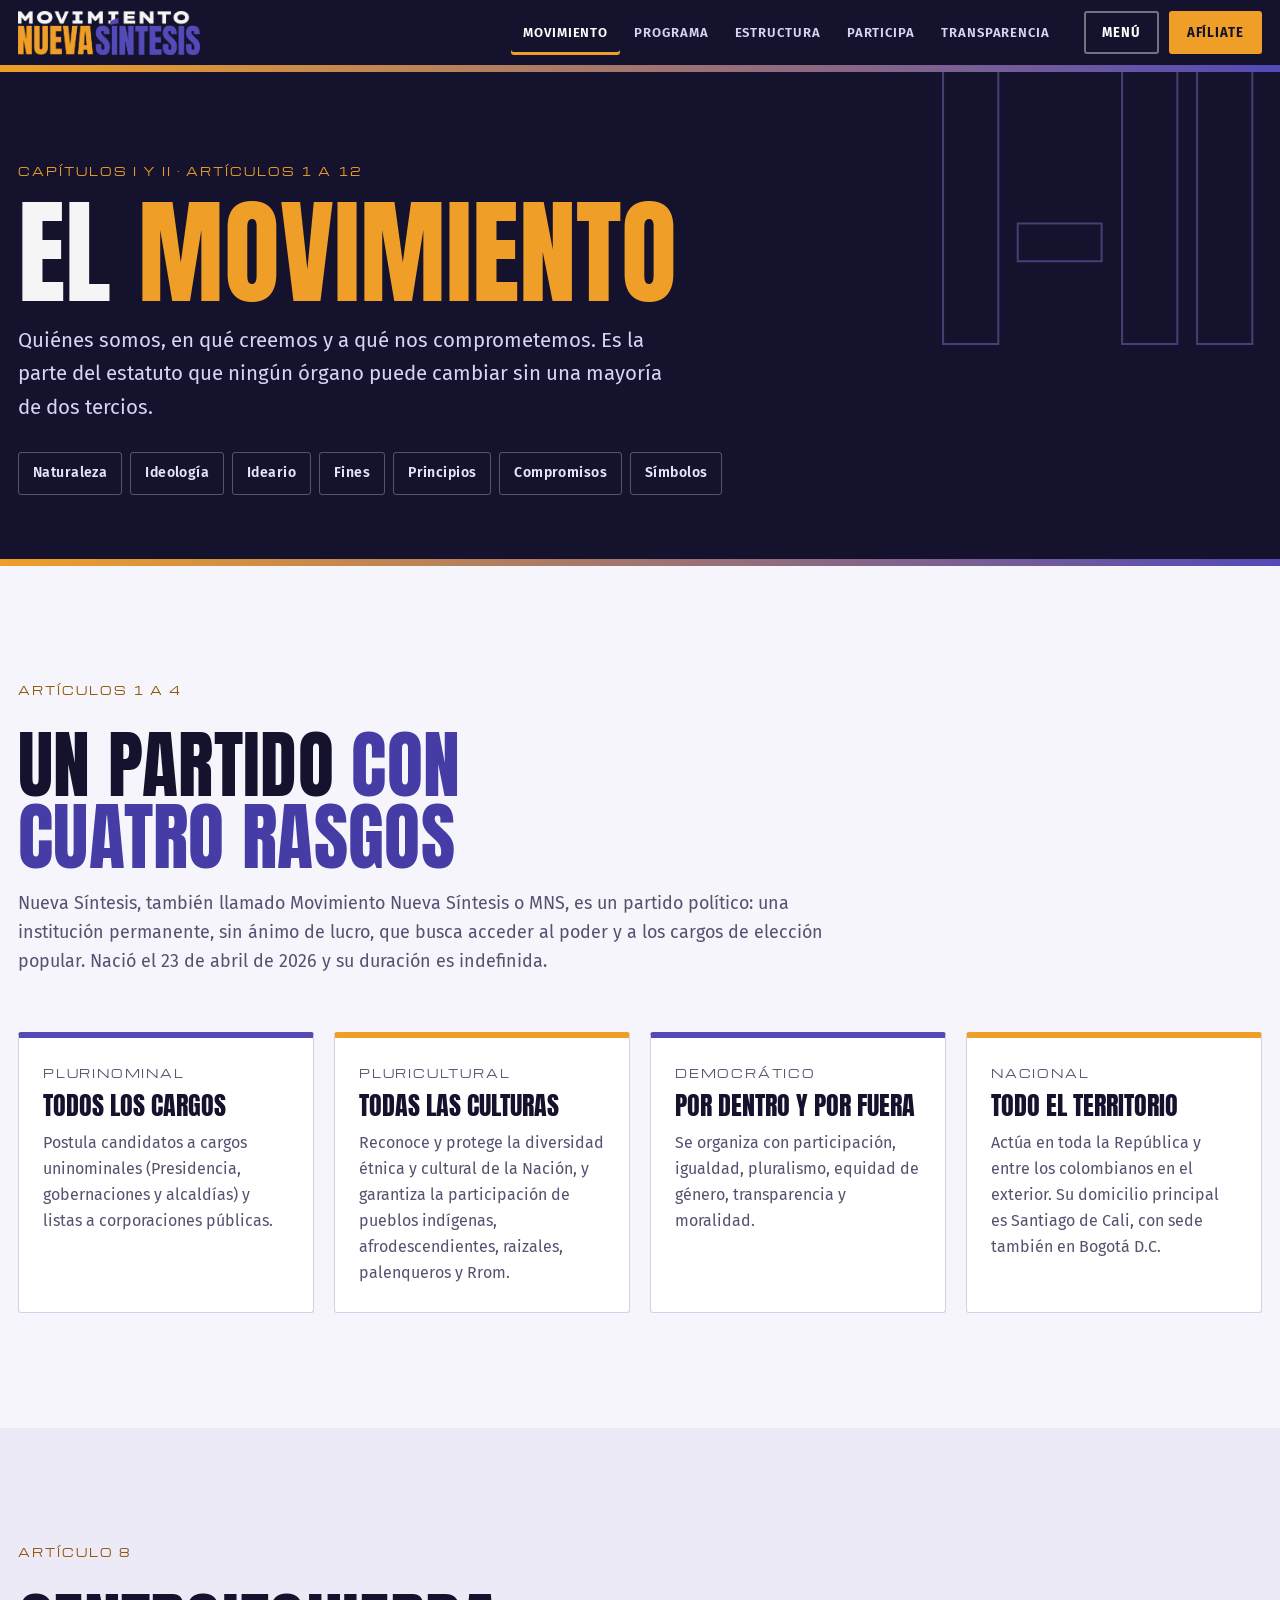
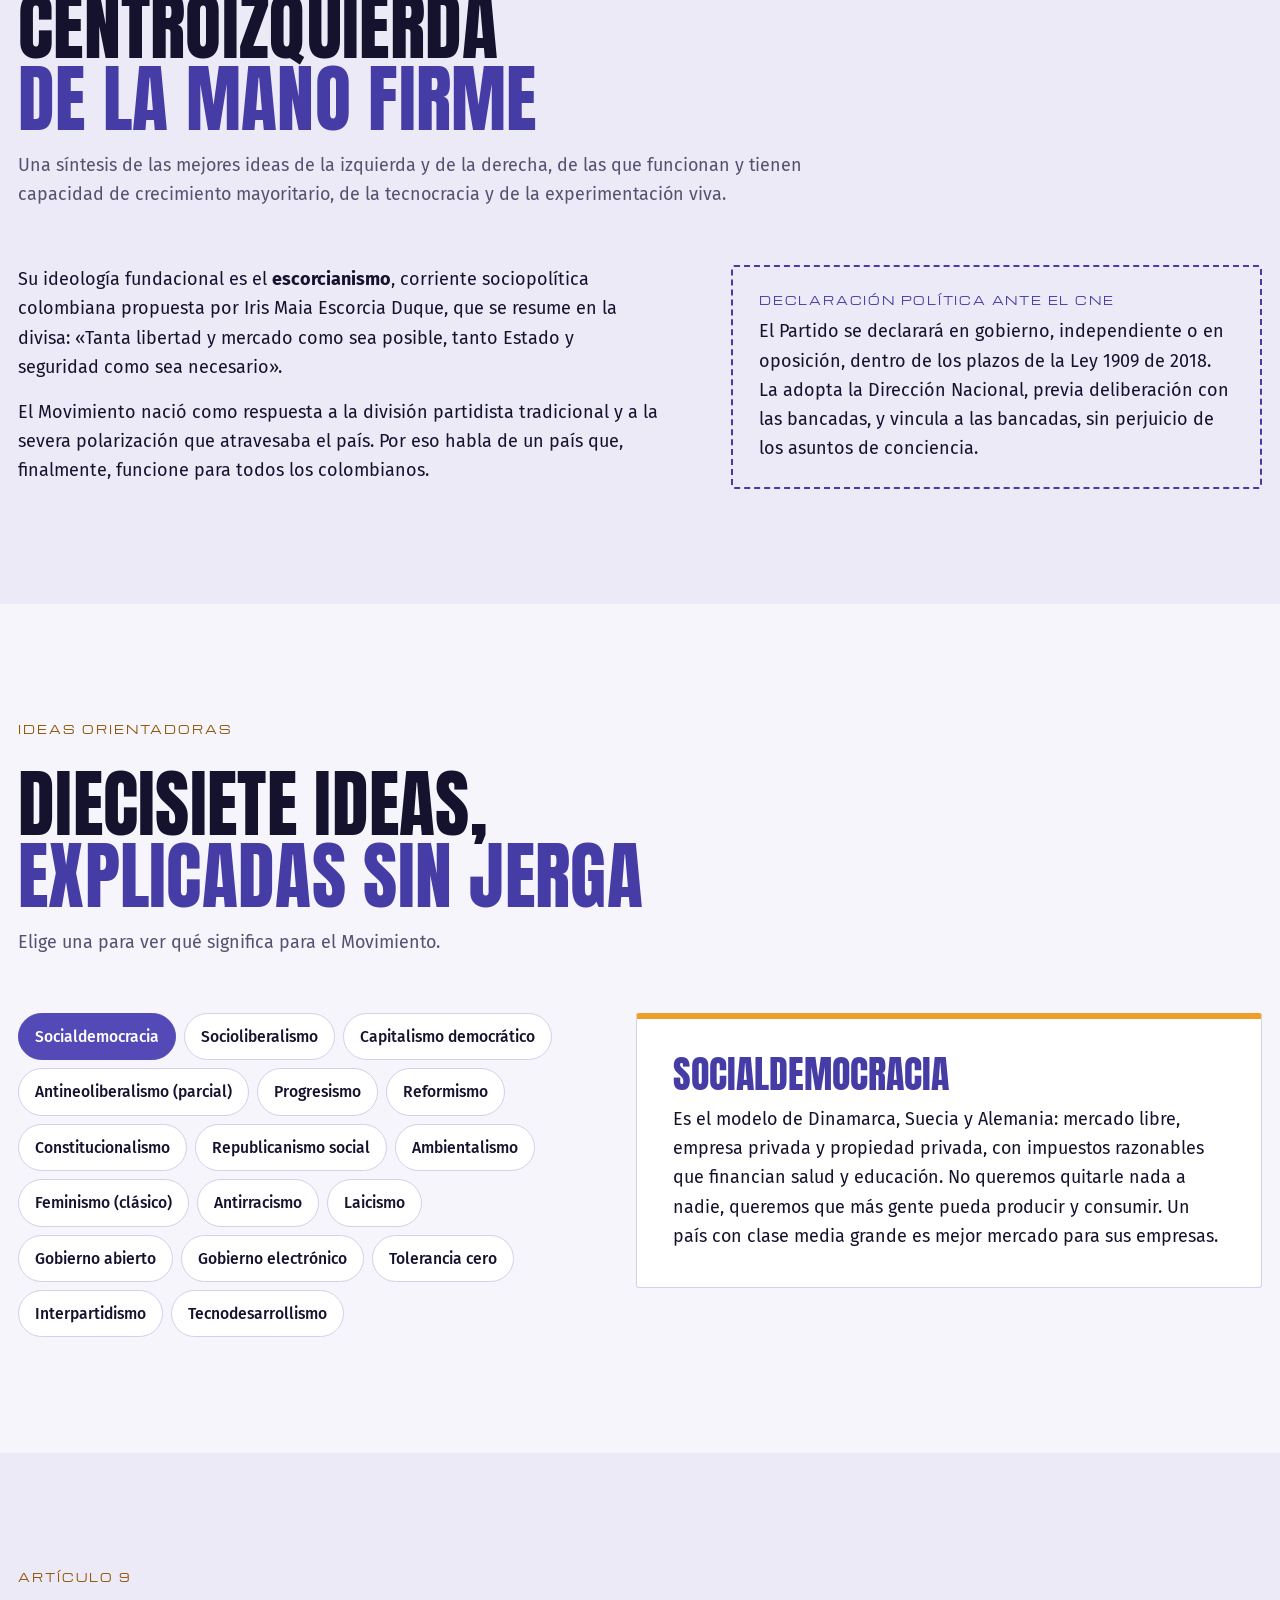
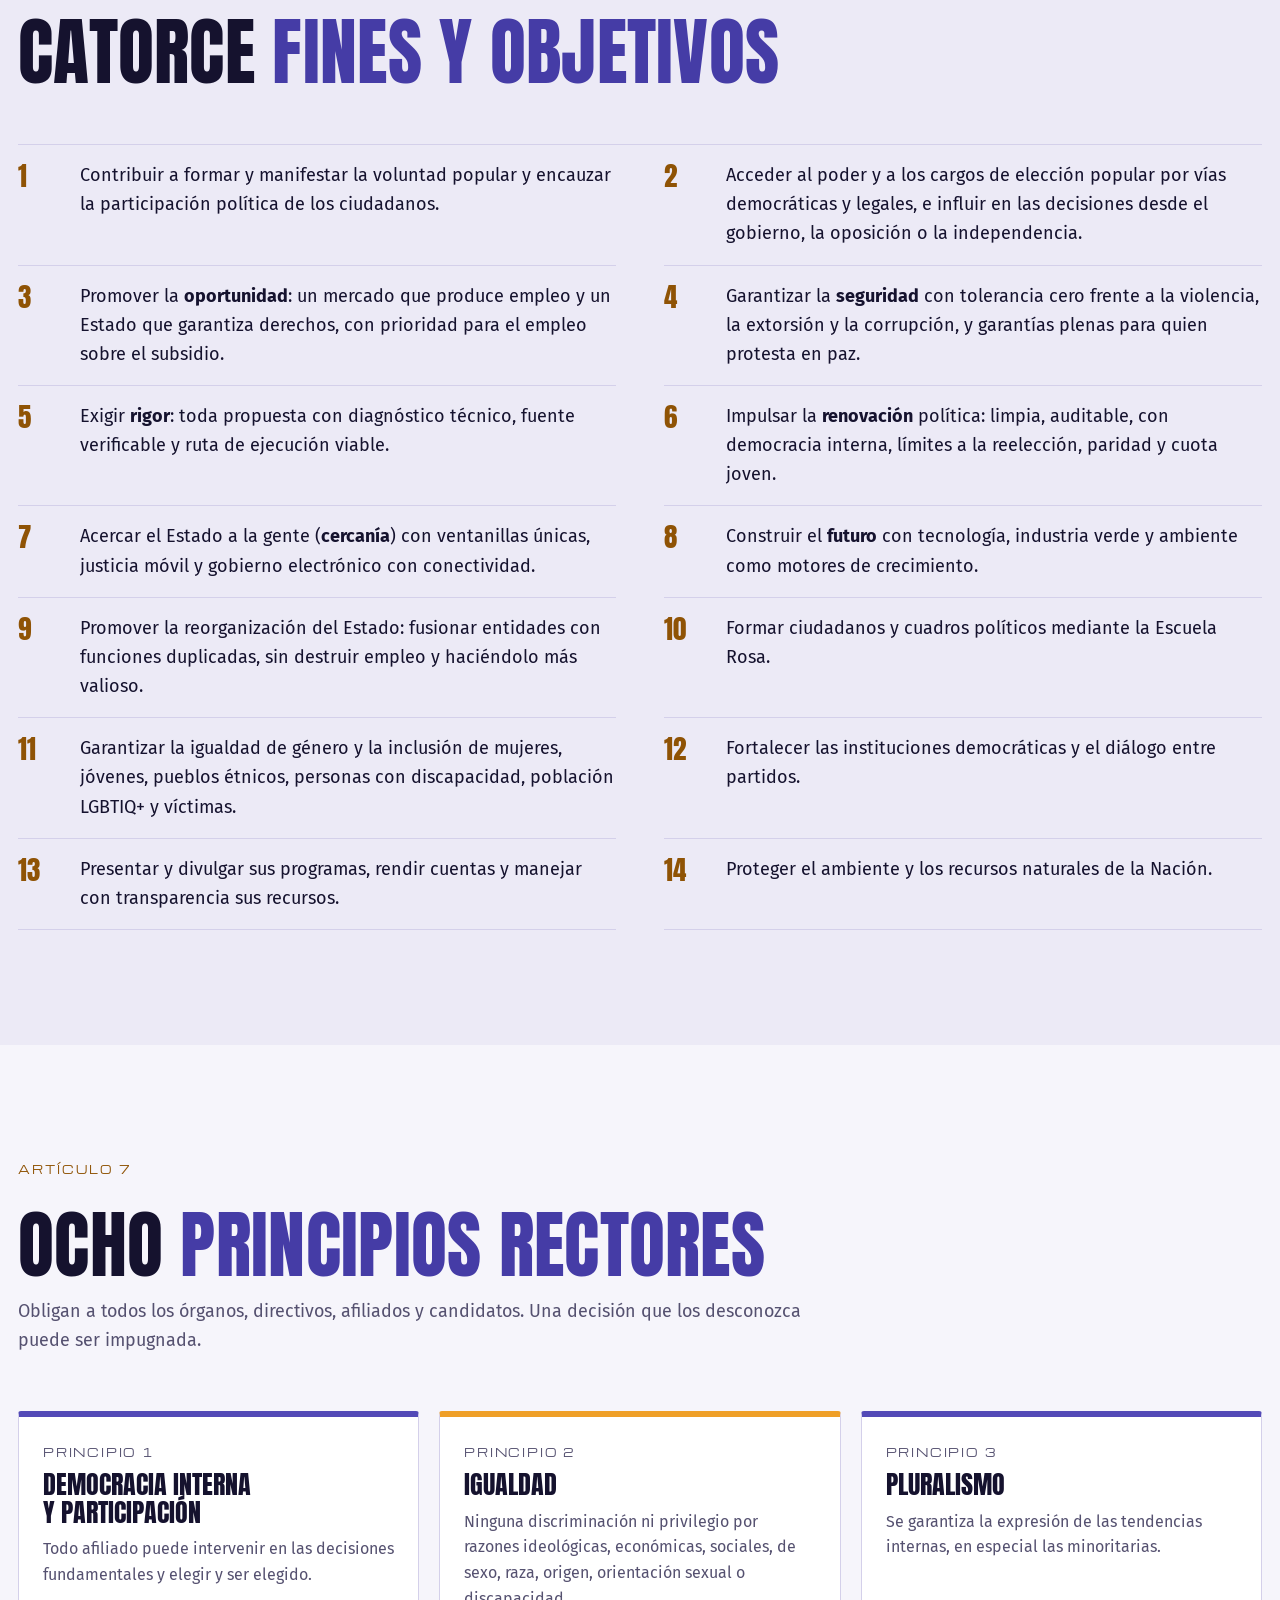
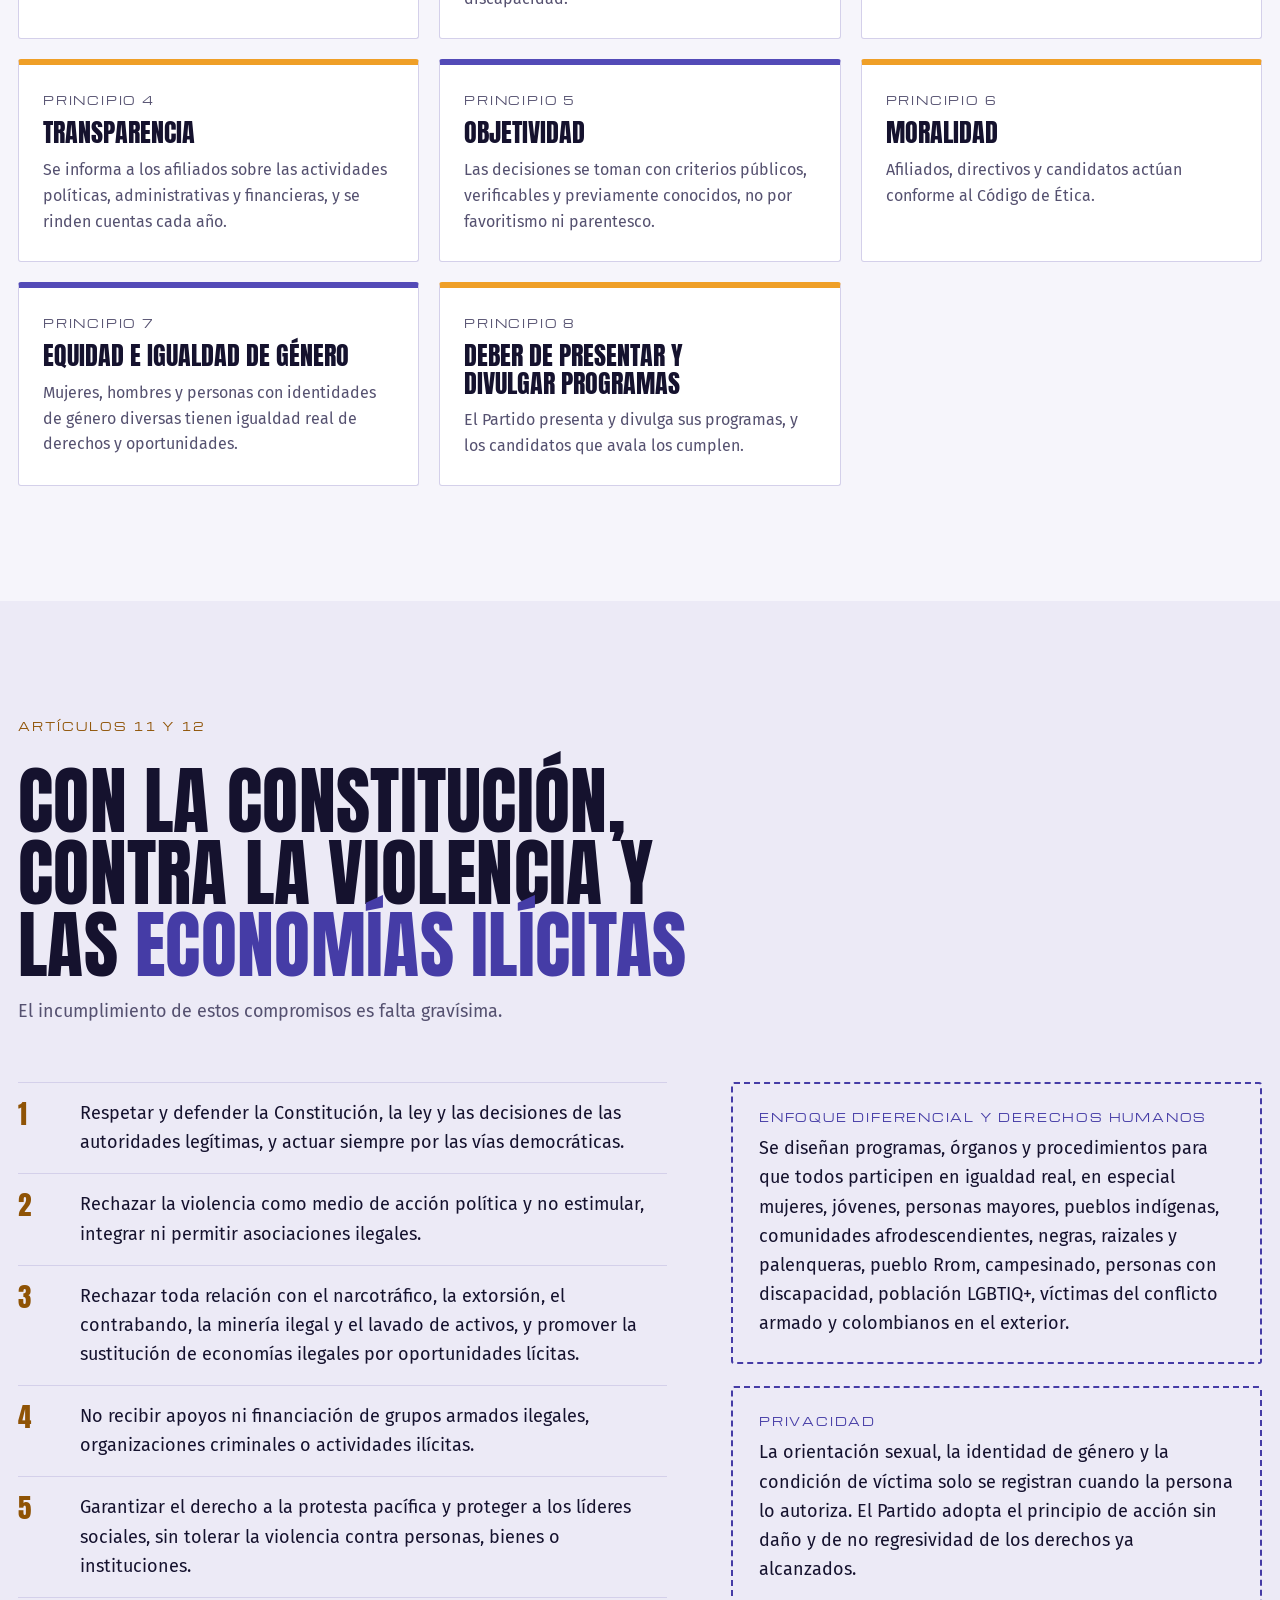
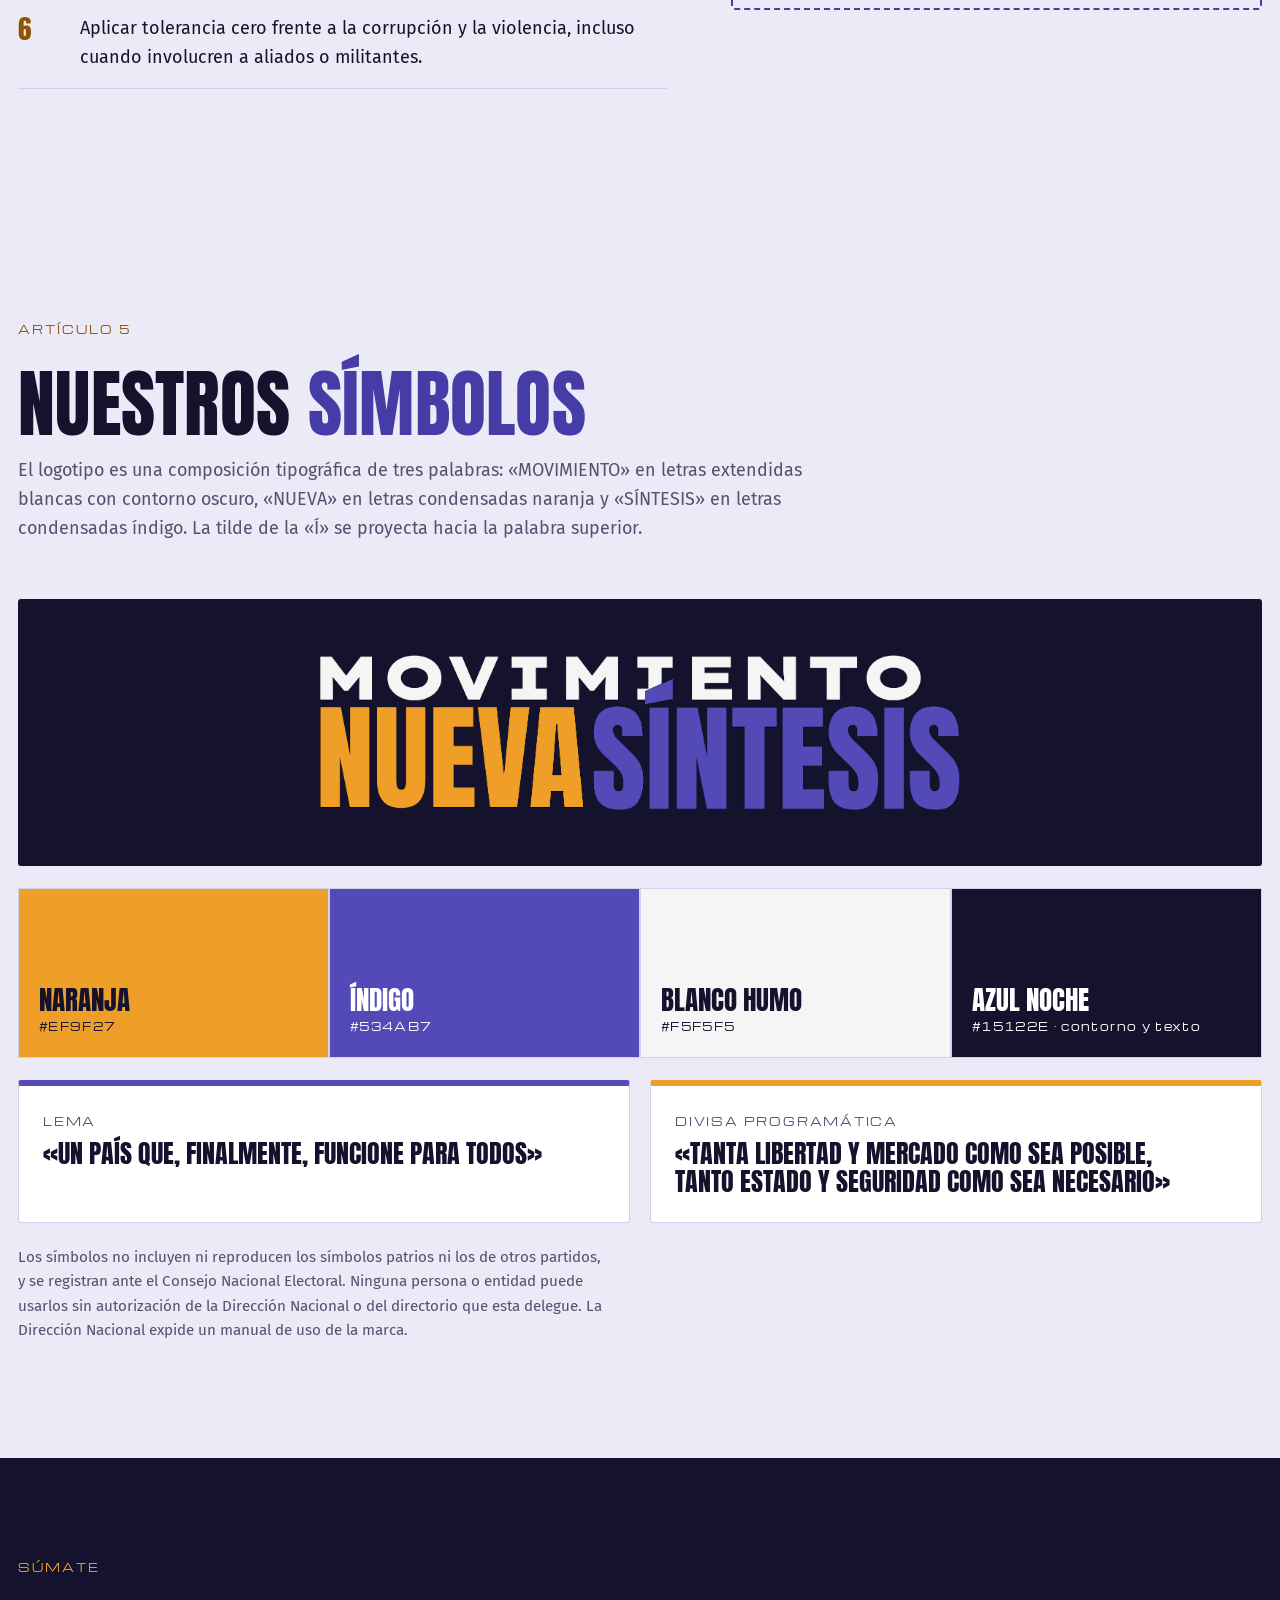
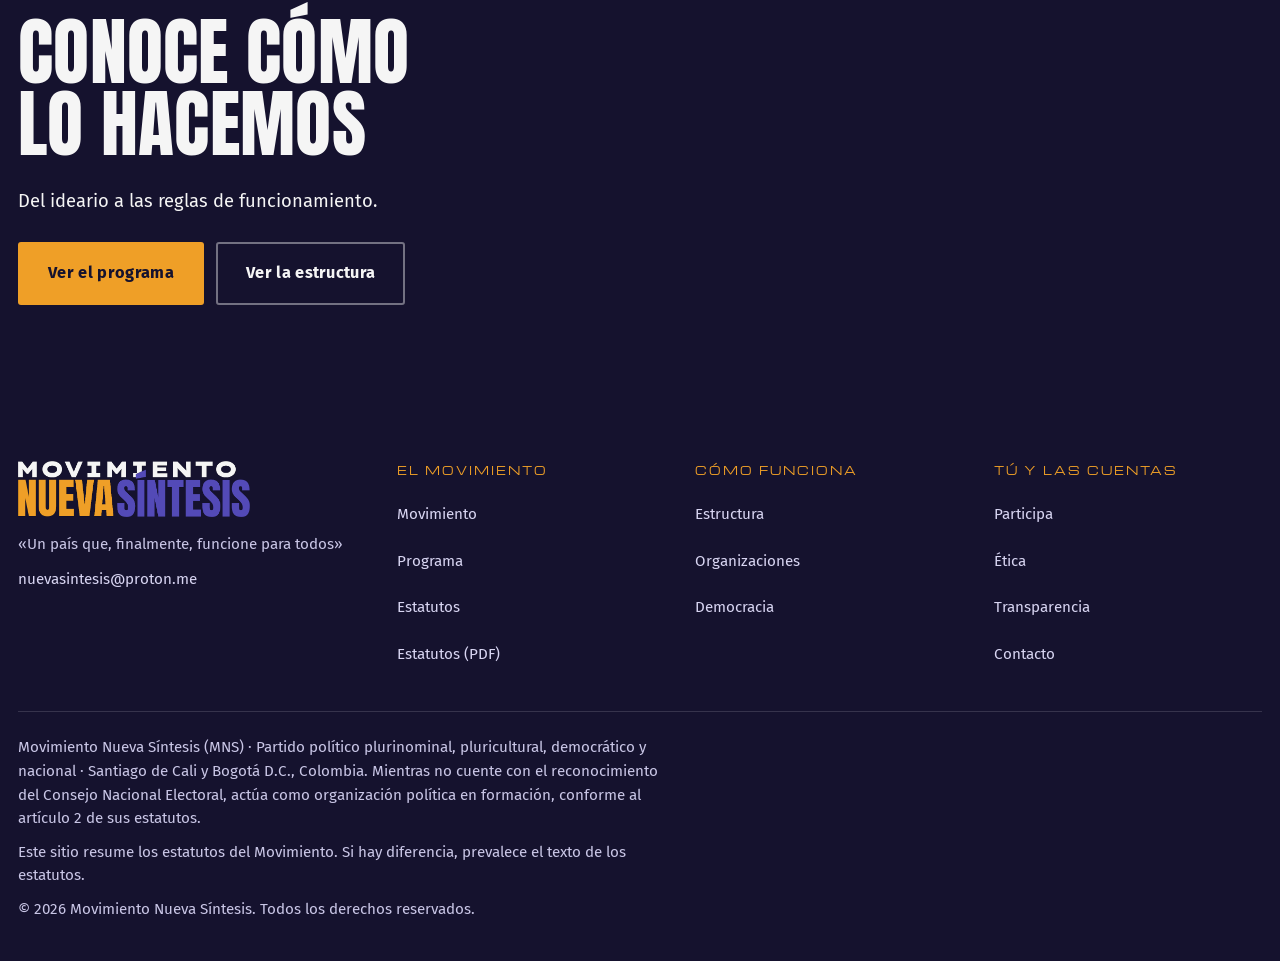
<file: movimiento.html>
<!doctype html><html lang="es"><head><meta charset="utf-8"><meta name="viewport" content="width=device-width,initial-scale=1,viewport-fit=cover"><title>El Movimiento · Nueva Síntesis</title><meta name="theme-color" content="#15122E"><meta name="description" content="Quiénes somos, ideario, fines y principios del Movimiento Nueva Síntesis."><meta property="og:type" content="website"><meta property="og:locale" content="es_CO"><meta property="og:site_name" content="Movimiento Nueva Síntesis"><meta property="og:title" content="El Movimiento · Nueva Síntesis"><meta property="og:description" content="Quiénes somos, ideario, fines y principios del Movimiento Nueva Síntesis."><link rel="icon" href="favicon.png" type="image/png"><link rel="apple-touch-icon" href="apple-touch-icon.png"><meta name="claude:viewport-fit-sides" content="cover"><link rel="preconnect" href="https://fonts.googleapis.com"><link rel="preconnect" href="https://fonts.gstatic.com" crossorigin><link rel="stylesheet" href="https://fonts.googleapis.com/css2?family=Anton&family=Fira+Sans:wght@400;500;600;700&family=Michroma&display=swap"><link rel="stylesheet" href="styles.css"></head><body><a class="skip" href="#contenido">Ir al contenido</a><header class="hd"><div class="wrap"><a class="brand" href="index.html" aria-label="Movimiento Nueva Síntesis, inicio"><img src="logo.png" alt="Movimiento Nueva Síntesis" width="185" height="45"></a><nav class="nav" aria-label="Principal"><a href="movimiento.html" aria-current="page">Movimiento</a><a href="programa.html">Programa</a><a href="estructura.html">Estructura</a><a href="participa.html">Participa</a><a href="transparencia.html">Transparencia</a></nav><div class="tools"><button class="hbtn" type="button" data-menu-open aria-haspopup="dialog">Menú</button><a class="hcta" href="participa.html#inscripcion" data-sirans>Afíliate</a></div></div><div class="stripe"></div></header><div class="menu" id="menu" hidden role="dialog" aria-modal="true" aria-label="Menú del sitio"><div class="wrap"><div class="top"><img src="logo.png" alt="Movimiento Nueva Síntesis" width="185" height="45" style="height:44px;width:auto"><button class="hbtn" type="button" id="menu-close">Cerrar</button></div><nav class="links" aria-label="Todas las páginas"><a href="index.html"><b>Inicio</b><span>El Movimiento en una página</span></a><a href="movimiento.html" aria-current="page"><b>Movimiento</b><span>Quiénes somos, ideario, fines y principios</span></a><a href="programa.html"><b>Programa</b><span>Seis ejes y teoría de la reorganización</span></a><a href="estructura.html"><b>Estructura</b><span>Órganos nacionales y organización territorial</span></a><a href="organizaciones.html"><b>Organizaciones</b><span>Sectoriales, Escuela Rosa y bancadas</span></a><a href="democracia.html"><b>Democracia</b><span>Síntesis Electoral, consultas y candidaturas</span></a><a href="participa.html"><b>Participa</b><span>Afíliate, derechos y deberes</span></a><a href="etica.html"><b>Ética</b><span>Faltas, sanciones y debido proceso</span></a><a href="transparencia.html"><b>Transparencia</b><span>Cuentas, financiación y rendición</span></a><a href="estatutos.html"><b>Estatutos</b><span>Los 16 capítulos y los 112 artículos</span></a><a href="contacto.html"><b>Contacto</b><span>Sedes, peticiones y denuncias</span></a></nav></div></div><main id="contenido"><div class="phero"><div class="chapno" aria-hidden="true">I–II</div><div class="wrap"><div class="ref">Capítulos I y II · Artículos 1 a 12</div><h1>El <em>Movimiento</em></h1><p class="lede">Quiénes somos, en qué creemos y a qué nos comprometemos. Es la parte del estatuto que ningún órgano puede cambiar sin una mayoría de dos tercios.</p><nav class="toc" aria-label="En esta página"><a href="#naturaleza">Naturaleza</a><a href="#ideologia">Ideología</a><a href="#ideario">Ideario</a><a href="#fines">Fines</a><a href="#principios">Principios</a><a href="#compromisos">Compromisos</a><a href="#simbolos">Símbolos</a></nav></div></div><div class="stripe"></div><section class="sec " id="naturaleza"><div class="wrap"><div class="sh"><div class="eyebrow">Artículos 1 a 4</div><h2>Un partido <span class='i'>con cuatro rasgos</span></h2><p>Nueva Síntesis, también llamado Movimiento Nueva Síntesis o MNS, es un partido político: una institución permanente, sin ánimo de lucro, que busca acceder al poder y a los cargos de elección popular. Nació el 23 de abril de 2026 y su duración es indefinida.</p></div><div class="cards"><article class="card"><small>Plurinominal</small><h3>Todos los cargos</h3><p>Postula candidatos a cargos uninominales (Presidencia, gobernaciones y alcaldías) y listas a corporaciones públicas.</p></article><article class="card"><small>Pluricultural</small><h3>Todas las culturas</h3><p>Reconoce y protege la diversidad étnica y cultural de la Nación, y garantiza la participación de pueblos indígenas, afrodescendientes, raizales, palenqueros y Rrom.</p></article><article class="card"><small>Democrático</small><h3>Por dentro y por fuera</h3><p>Se organiza con participación, igualdad, pluralismo, equidad de género, transparencia y moralidad.</p></article><article class="card"><small>Nacional</small><h3>Todo el territorio</h3><p>Actúa en toda la República y entre los colombianos en el exterior. Su domicilio principal es Santiago de Cali, con sede también en Bogotá D.C.</p></article></div></div></section><section class="sec alt" id="ideologia"><div class="wrap"><div class="sh"><div class="eyebrow">Artículo 8</div><h2>Centroizquierda <span class='i'>de la mano firme</span></h2><p>Una síntesis de las mejores ideas de la izquierda y de la derecha, de las que funcionan y tienen capacidad de crecimiento mayoritario, de la tecnocracia y de la experimentación viva.</p></div><div class="two"><div class="prose"><p>Su ideología fundacional es el <strong>escorcianismo</strong>, corriente sociopolítica colombiana propuesta por Iris Maia Escorcia Duque, que se resume en la divisa: «Tanta libertad y mercado como sea posible, tanto Estado y seguridad como sea necesario».</p><p>El Movimiento nació como respuesta a la división partidista tradicional y a la severa polarización que atravesaba el país. Por eso habla de un país que, finalmente, funcione para todos los colombianos.</p></div><div class="callout"><b>Declaración política ante el CNE</b><p>El Partido se declarará en gobierno, independiente o en oposición, dentro de los plazos de la Ley 1909 de 2018. La adopta la Dirección Nacional, previa deliberación con las bancadas, y vincula a las bancadas, sin perjuicio de los asuntos de conciencia.</p></div></div></div></section><section class="sec " id="ideario"><div class="wrap"><div class="sh"><div class="eyebrow">Ideas orientadoras</div><h2>Diecisiete ideas, <span class='i'>explicadas sin jerga</span></h2><p>Elige una para ver qué significa para el Movimiento.</p></div><div class="ideas"><div class="chips" id="chips" role="group" aria-label="Ideas orientadoras"></div><div class="panel" id="panel" aria-live="polite"></div></div></div></section><section class="sec alt" id="fines"><div class="wrap"><div class="sh"><div class="eyebrow">Artículo 9</div><h2>Catorce <span class='i'>fines y objetivos</span></h2></div><ol class="nlist cols"><li><span>Contribuir a formar y manifestar la voluntad popular y encauzar la participación política de los ciudadanos.</span></li><li><span>Acceder al poder y a los cargos de elección popular por vías democráticas y legales, e influir en las decisiones desde el gobierno, la oposición o la independencia.</span></li><li><span>Promover la <strong>oportunidad</strong>: un mercado que produce empleo y un Estado que garantiza derechos, con prioridad para el empleo sobre el subsidio.</span></li><li><span>Garantizar la <strong>seguridad</strong> con tolerancia cero frente a la violencia, la extorsión y la corrupción, y garantías plenas para quien protesta en paz.</span></li><li><span>Exigir <strong>rigor</strong>: toda propuesta con diagnóstico técnico, fuente verificable y ruta de ejecución viable.</span></li><li><span>Impulsar la <strong>renovación</strong> política: limpia, auditable, con democracia interna, límites a la reelección, paridad y cuota joven.</span></li><li><span>Acercar el Estado a la gente (<strong>cercanía</strong>) con ventanillas únicas, justicia móvil y gobierno electrónico con conectividad.</span></li><li><span>Construir el <strong>futuro</strong> con tecnología, industria verde y ambiente como motores de crecimiento.</span></li><li><span>Promover la reorganización del Estado: fusionar entidades con funciones duplicadas, sin destruir empleo y haciéndolo más valioso.</span></li><li><span>Formar ciudadanos y cuadros políticos mediante la Escuela Rosa.</span></li><li><span>Garantizar la igualdad de género y la inclusión de mujeres, jóvenes, pueblos étnicos, personas con discapacidad, población LGBTIQ+ y víctimas.</span></li><li><span>Fortalecer las instituciones democráticas y el diálogo entre partidos.</span></li><li><span>Presentar y divulgar sus programas, rendir cuentas y manejar con transparencia sus recursos.</span></li><li><span>Proteger el ambiente y los recursos naturales de la Nación.</span></li></ol></div></section><section class="sec " id="principios"><div class="wrap"><div class="sh"><div class="eyebrow">Artículo 7</div><h2>Ocho <span class='i'>principios rectores</span></h2><p>Obligan a todos los órganos, directivos, afiliados y candidatos. Una decisión que los desconozca puede ser impugnada.</p></div><div class="cards c3"><article class="card"><small>Principio 1</small><h3>Democracia interna y participación</h3><p>Todo afiliado puede intervenir en las decisiones fundamentales y elegir y ser elegido.</p></article><article class="card"><small>Principio 2</small><h3>Igualdad</h3><p>Ninguna discriminación ni privilegio por razones ideológicas, económicas, sociales, de sexo, raza, origen, orientación sexual o discapacidad.</p></article><article class="card"><small>Principio 3</small><h3>Pluralismo</h3><p>Se garantiza la expresión de las tendencias internas, en especial las minoritarias.</p></article><article class="card"><small>Principio 4</small><h3>Transparencia</h3><p>Se informa a los afiliados sobre las actividades políticas, administrativas y financieras, y se rinden cuentas cada año.</p></article><article class="card"><small>Principio 5</small><h3>Objetividad</h3><p>Las decisiones se toman con criterios públicos, verificables y previamente conocidos, no por favoritismo ni parentesco.</p></article><article class="card"><small>Principio 6</small><h3>Moralidad</h3><p>Afiliados, directivos y candidatos actúan conforme al Código de Ética.</p></article><article class="card"><small>Principio 7</small><h3>Equidad e igualdad de género</h3><p>Mujeres, hombres y personas con identidades de género diversas tienen igualdad real de derechos y oportunidades.</p></article><article class="card"><small>Principio 8</small><h3>Deber de presentar y divulgar programas</h3><p>El Partido presenta y divulga sus programas, y los candidatos que avala los cumplen.</p></article></div></div></section><section class="sec alt" id="compromisos"><div class="wrap"><div class="sh"><div class="eyebrow">Artículos 11 y 12</div><h2>Con la Constitución, contra la violencia y las <span class='i'>economías ilícitas</span></h2><p>El incumplimiento de estos compromisos es falta gravísima.</p></div><div class="two"><div><ol class="nlist"><li><span>Respetar y defender la Constitución, la ley y las decisiones de las autoridades legítimas, y actuar siempre por las vías democráticas.</span></li><li><span>Rechazar la violencia como medio de acción política y no estimular, integrar ni permitir asociaciones ilegales.</span></li><li><span>Rechazar toda relación con el narcotráfico, la extorsión, el contrabando, la minería ilegal y el lavado de activos, y promover la sustitución de economías ilegales por oportunidades lícitas.</span></li><li><span>No recibir apoyos ni financiación de grupos armados ilegales, organizaciones criminales o actividades ilícitas.</span></li><li><span>Garantizar el derecho a la protesta pacífica y proteger a los líderes sociales, sin tolerar la violencia contra personas, bienes o instituciones.</span></li><li><span>Aplicar tolerancia cero frente a la corrupción y la violencia, incluso cuando involucren a aliados o militantes.</span></li></ol></div><div class="stack"><div class="callout"><b>Enfoque diferencial y derechos humanos</b><p>Se diseñan programas, órganos y procedimientos para que todos participen en igualdad real, en especial mujeres, jóvenes, personas mayores, pueblos indígenas, comunidades afrodescendientes, negras, raizales y palenqueras, pueblo Rrom, campesinado, personas con discapacidad, población LGBTIQ+, víctimas del conflicto armado y colombianos en el exterior.</p></div><div class="callout"><b>Privacidad</b><p>La orientación sexual, la identidad de género y la condición de víctima solo se registran cuando la persona lo autoriza. El Partido adopta el principio de acción sin daño y de no regresividad de los derechos ya alcanzados.</p></div></div></div></div></section><section class="sec alt" id="simbolos"><div class="wrap"><div class="sh"><div class="eyebrow">Artículo 5</div><h2>Nuestros <span class='i'>símbolos</span></h2><p>El logotipo es una composición tipográfica de tres palabras: «MOVIMIENTO» en letras extendidas blancas con contorno oscuro, «NUEVA» en letras condensadas naranja y «SÍNTESIS» en letras condensadas índigo. La tilde de la «Í» se proyecta hacia la palabra superior.</p></div><div class="stack"><div class="logo-stage"><img src="logo.png" alt="Logotipo del Movimiento Nueva Síntesis" width="640" height="155"></div><div class="swatches"><div class="sw" style="background:#EF9F27;color:#15122E"><b>Naranja</b><span>#EF9F27</span></div><div class="sw" style="background:#534AB7;color:#fff"><b>Índigo</b><span>#534AB7</span></div><div class="sw" style="background:#F5F5F5;color:#15122E"><b>Blanco humo</b><span>#F5F5F5</span></div><div class="sw" style="background:#15122E;color:#fff"><b>Azul noche</b><span>#15122E · contorno y texto</span></div></div><div class="cards"><article class="card"><small>Lema</small><h3>«Un país que, finalmente, funcione para todos»</h3></article><article class="card"><small>Divisa programática</small><h3>«Tanta libertad y mercado como sea posible, tanto Estado y seguridad como sea necesario»</h3></article></div><p class="note">Los símbolos no incluyen ni reproducen los símbolos patrios ni los de otros partidos, y se registran ante el Consejo Nacional Electoral. Ninguna persona o entidad puede usarlos sin autorización de la Dirección Nacional o del directorio que esta delegue. La Dirección Nacional expide un manual de uso de la marca.</p></div></div></section><section class="cta-band band-n"><div class="wrap"><div class="eyebrow">Súmate</div><h2>Conoce cómo lo hacemos</h2><p style="max-width:56ch;font-size:1.15rem">Del ideario a las reglas de funcionamiento.</p><div class="btns"><a class="btn btn-o" href="programa.html">Ver el programa</a><a class="btn btn-g" href="estructura.html">Ver la estructura</a></div></div></section></main><footer class="ft"><div class="wrap"><div class="cols"><div><img src="logo.png" alt="Movimiento Nueva Síntesis" width="235" height="56"><p style="margin-top:16px">«Un país que, finalmente, funcione para todos»</p><p><a style="display:inline-block;padding:12px 0;min-height:44px" href="mailto:nuevasintesis@proton.me">nuevasintesis@proton.me</a></p></div><div><h4>El Movimiento</h4><ul><li><a href="movimiento.html">Movimiento</a></li><li><a href="programa.html">Programa</a></li><li><a href="estatutos.html">Estatutos</a></li><li><a href="estatutos-movimiento-nueva-sintesis.pdf" target="_blank" rel="noopener">Estatutos (PDF)</a></li></ul></div><div><h4>Cómo funciona</h4><ul><li><a href="estructura.html">Estructura</a></li><li><a href="organizaciones.html">Organizaciones</a></li><li><a href="democracia.html">Democracia</a></li></ul></div><div><h4>Tú y las cuentas</h4><ul><li><a href="participa.html">Participa</a></li><li><a href="etica.html">Ética</a></li><li><a href="transparencia.html">Transparencia</a></li><li><a href="contacto.html">Contacto</a></li></ul></div></div><div class="legal"><p>Movimiento Nueva Síntesis (MNS) · Partido político plurinominal, pluricultural, democrático y nacional · Santiago de Cali y Bogotá D.C., Colombia. Mientras no cuente con el reconocimiento del Consejo Nacional Electoral, actúa como organización política en formación, conforme al artículo 2 de sus estatutos.</p><p>Este sitio resume los estatutos del Movimiento. Si hay diferencia, prevalece el texto de los estatutos.</p><p>© <span id="y">2026</span> Movimiento Nueva Síntesis. Todos los derechos reservados.</p></div></div></footer><div class="dock"><button class="hbtn" type="button" data-menu-open>Menú</button><a class="hcta" href="participa.html#inscripcion" data-sirans>Quiero afiliarme</a></div><script src="config.js"></script><script src="site.js"></script></body></html>
</file>
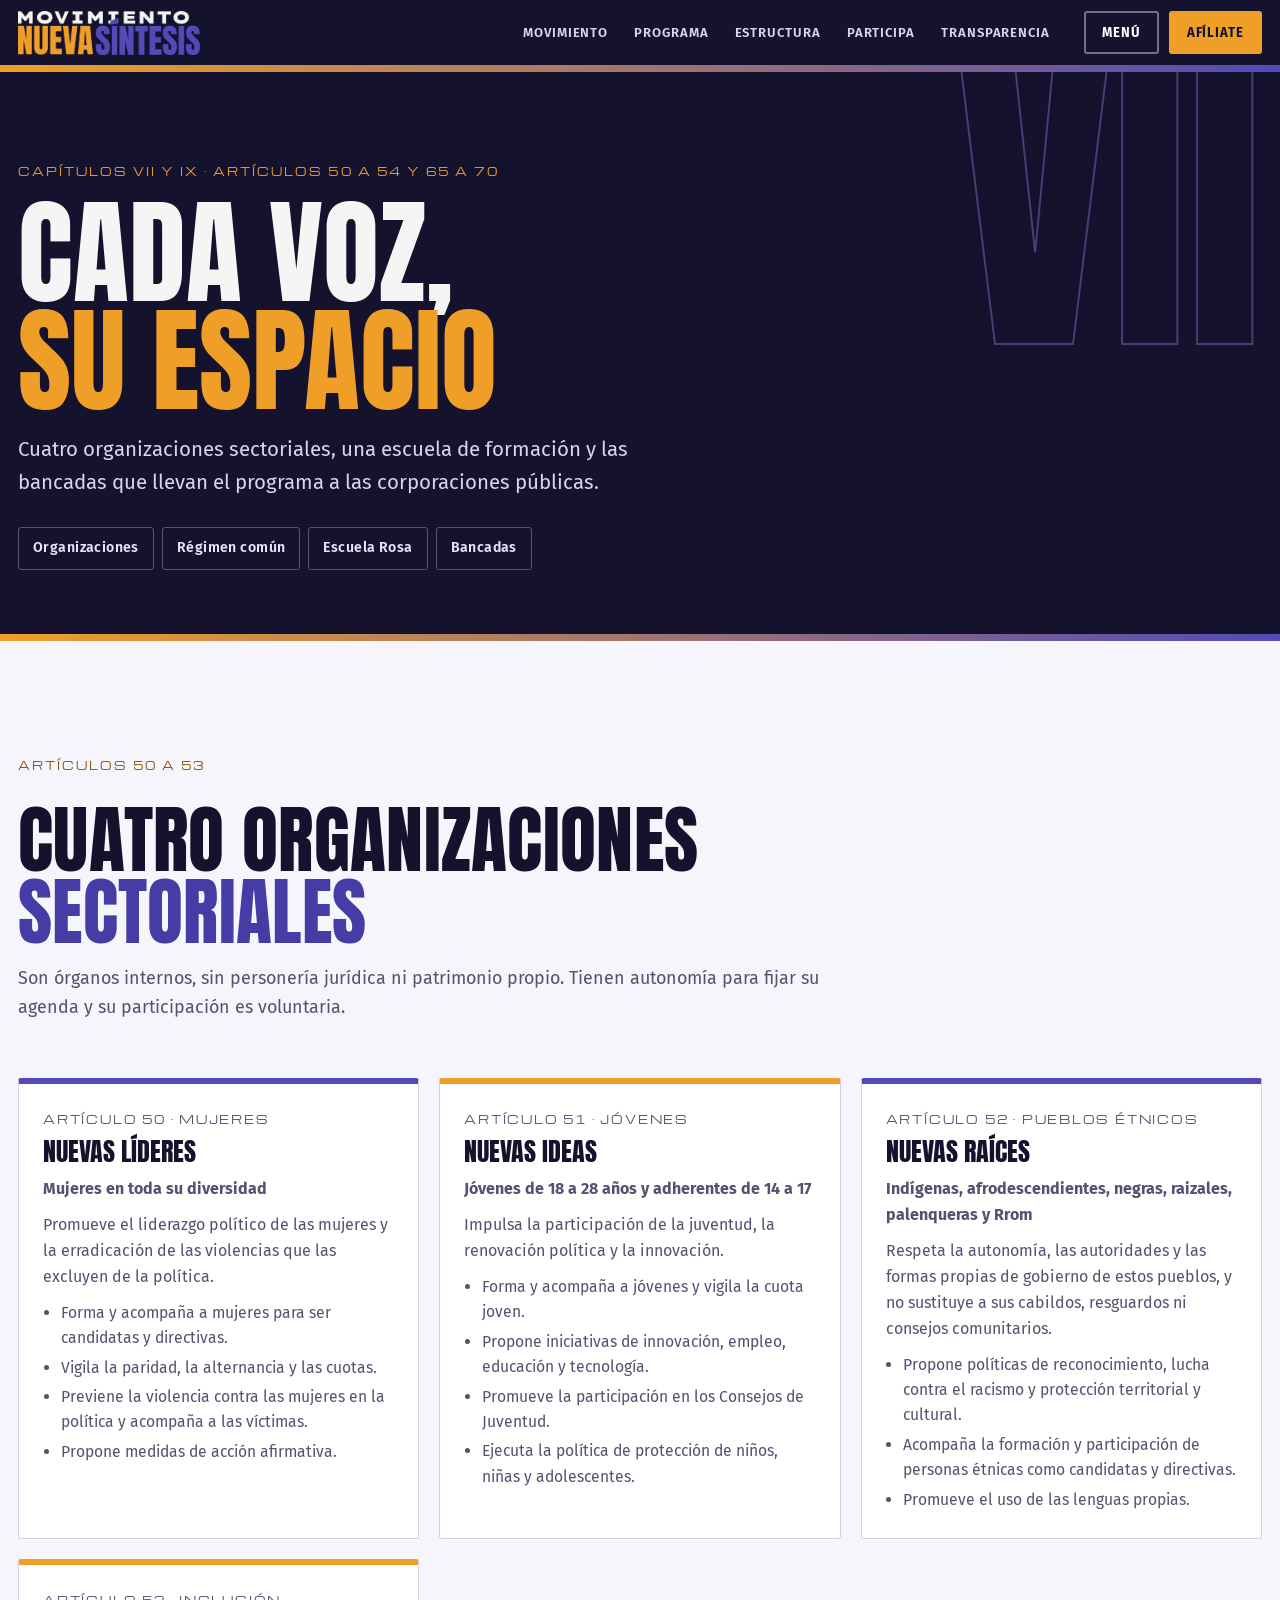
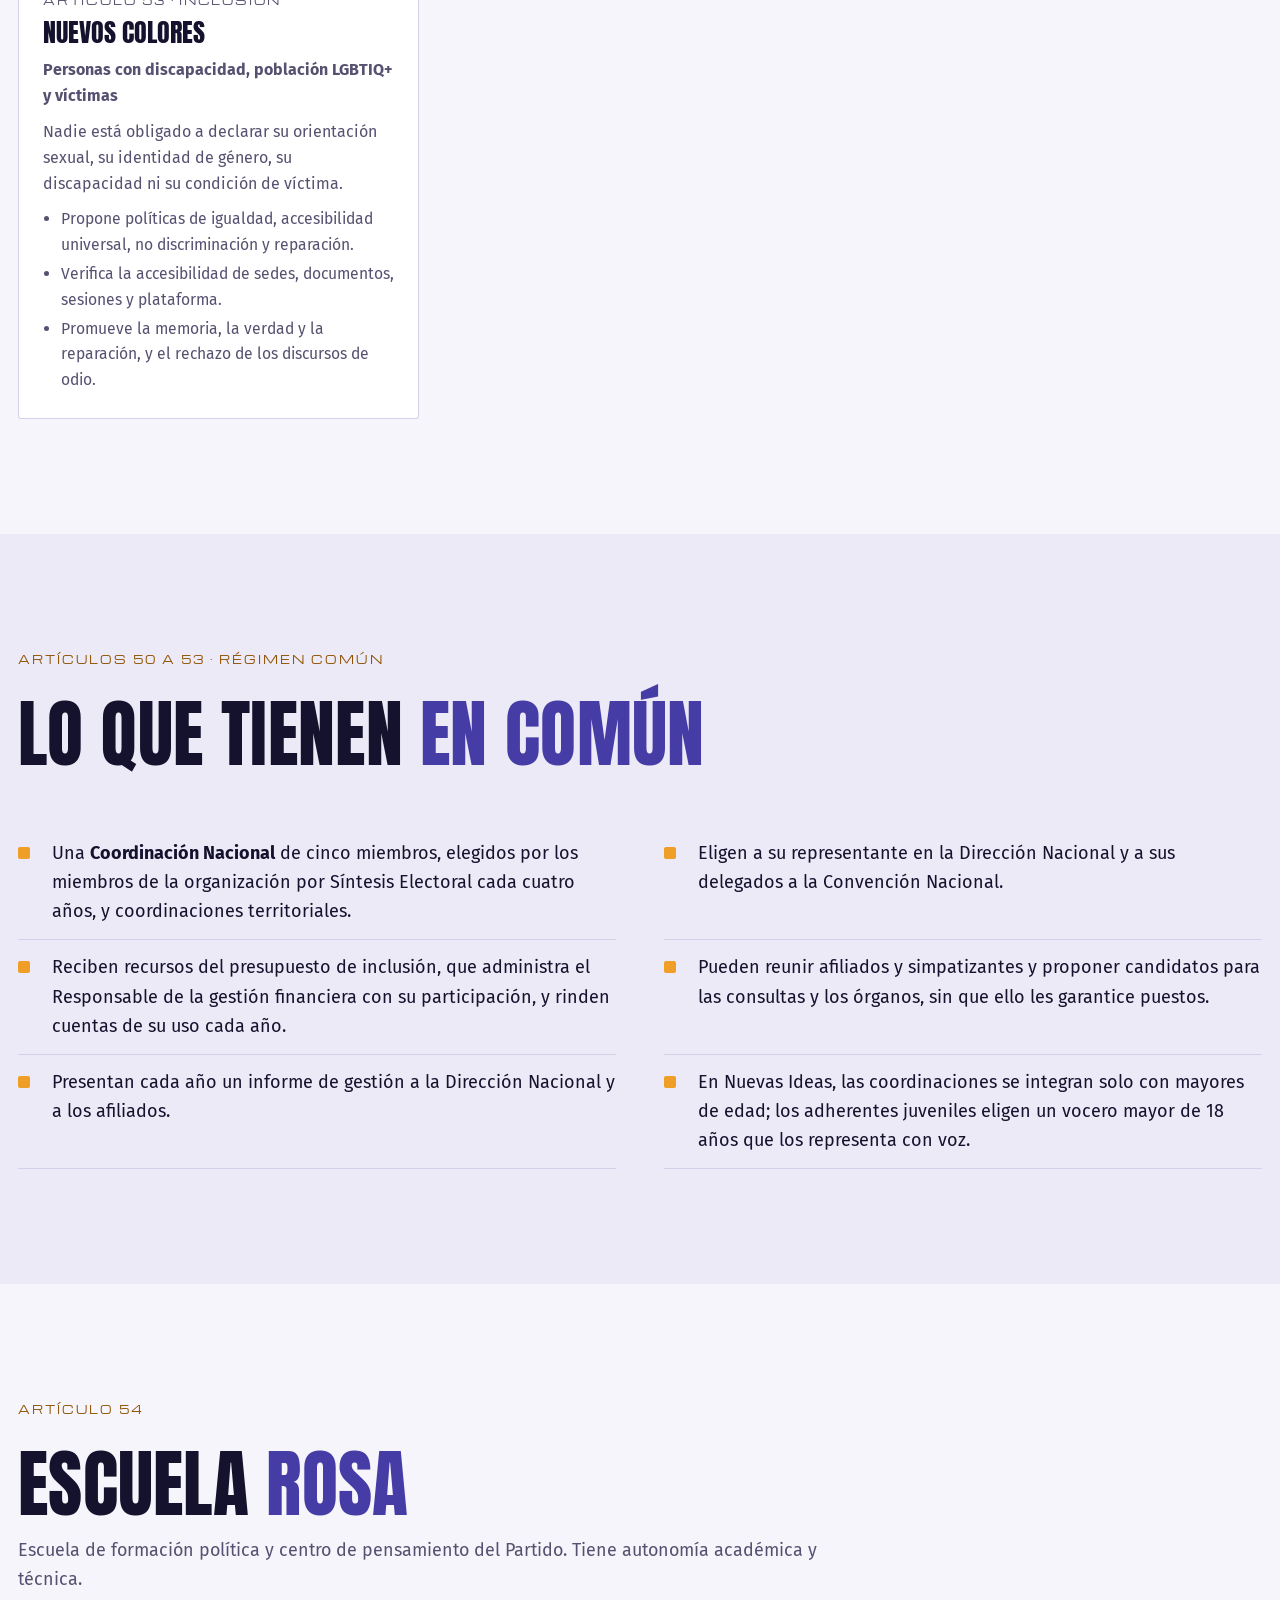
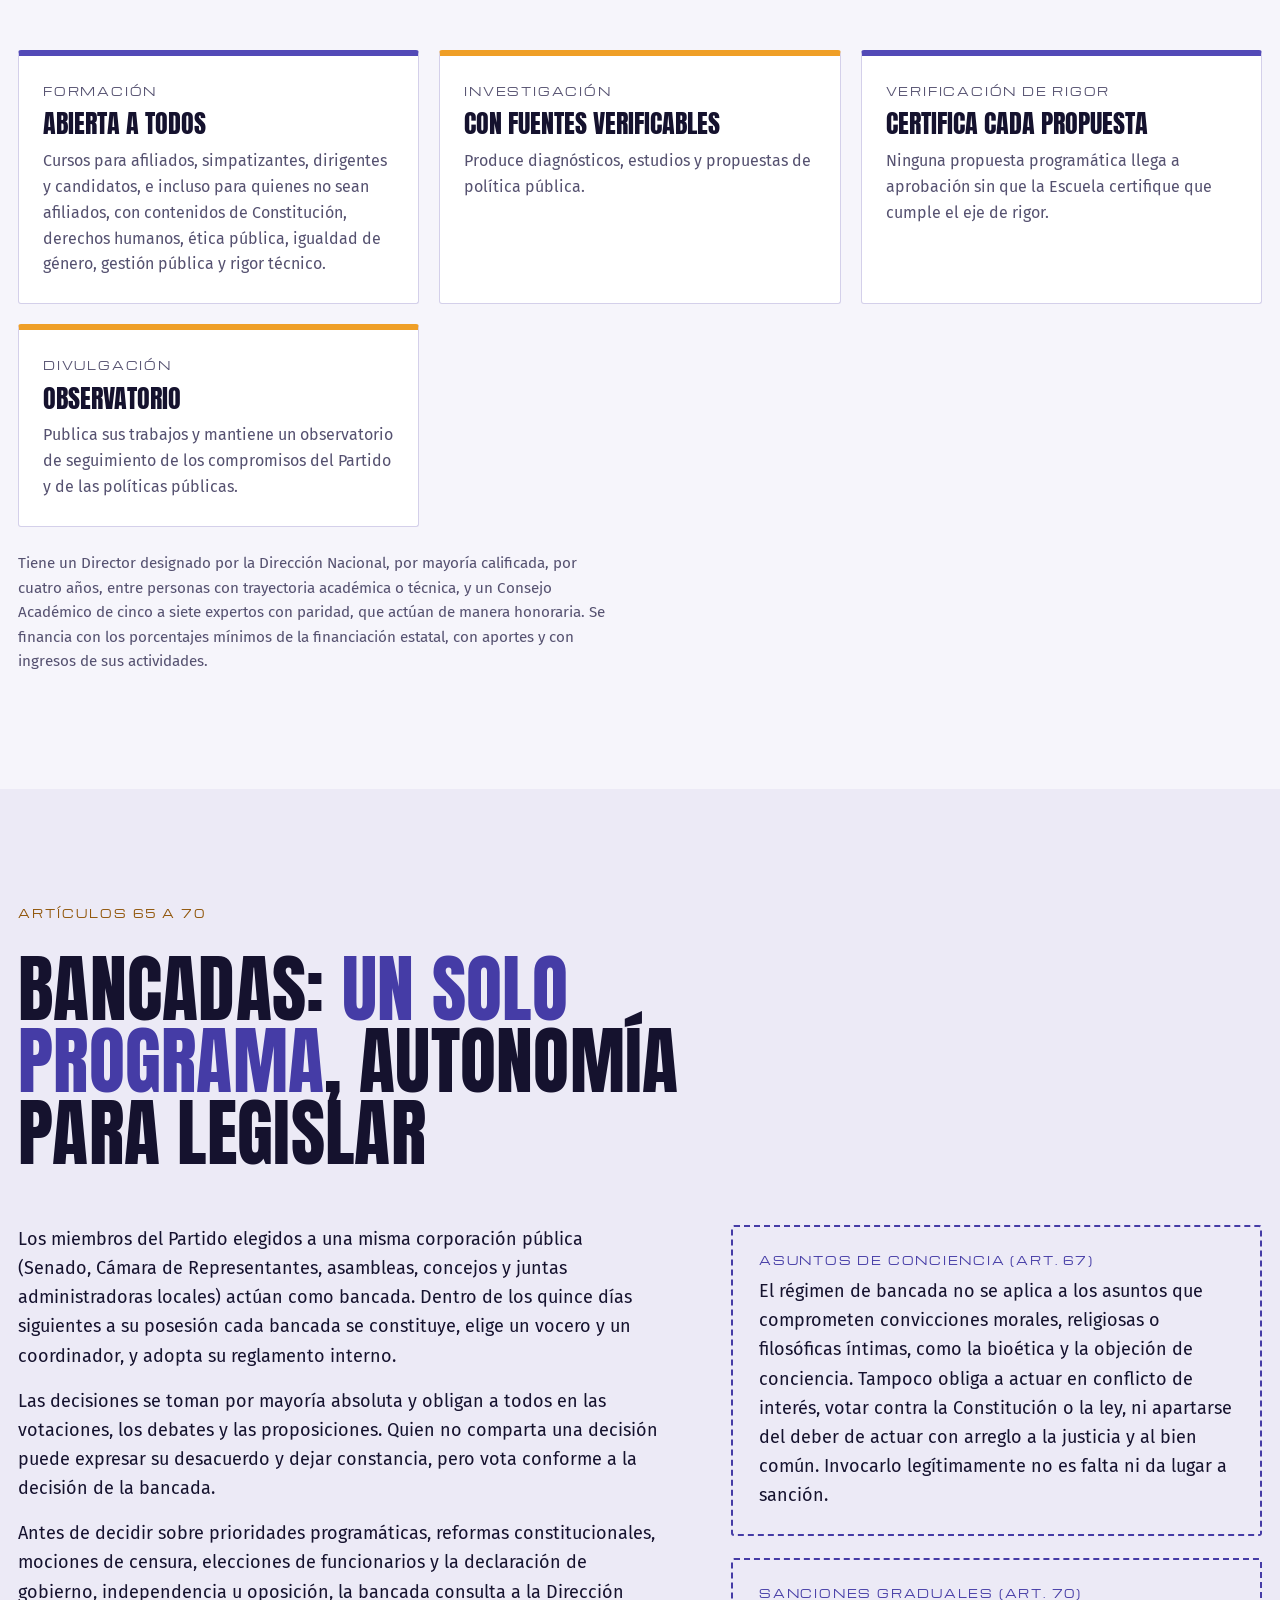
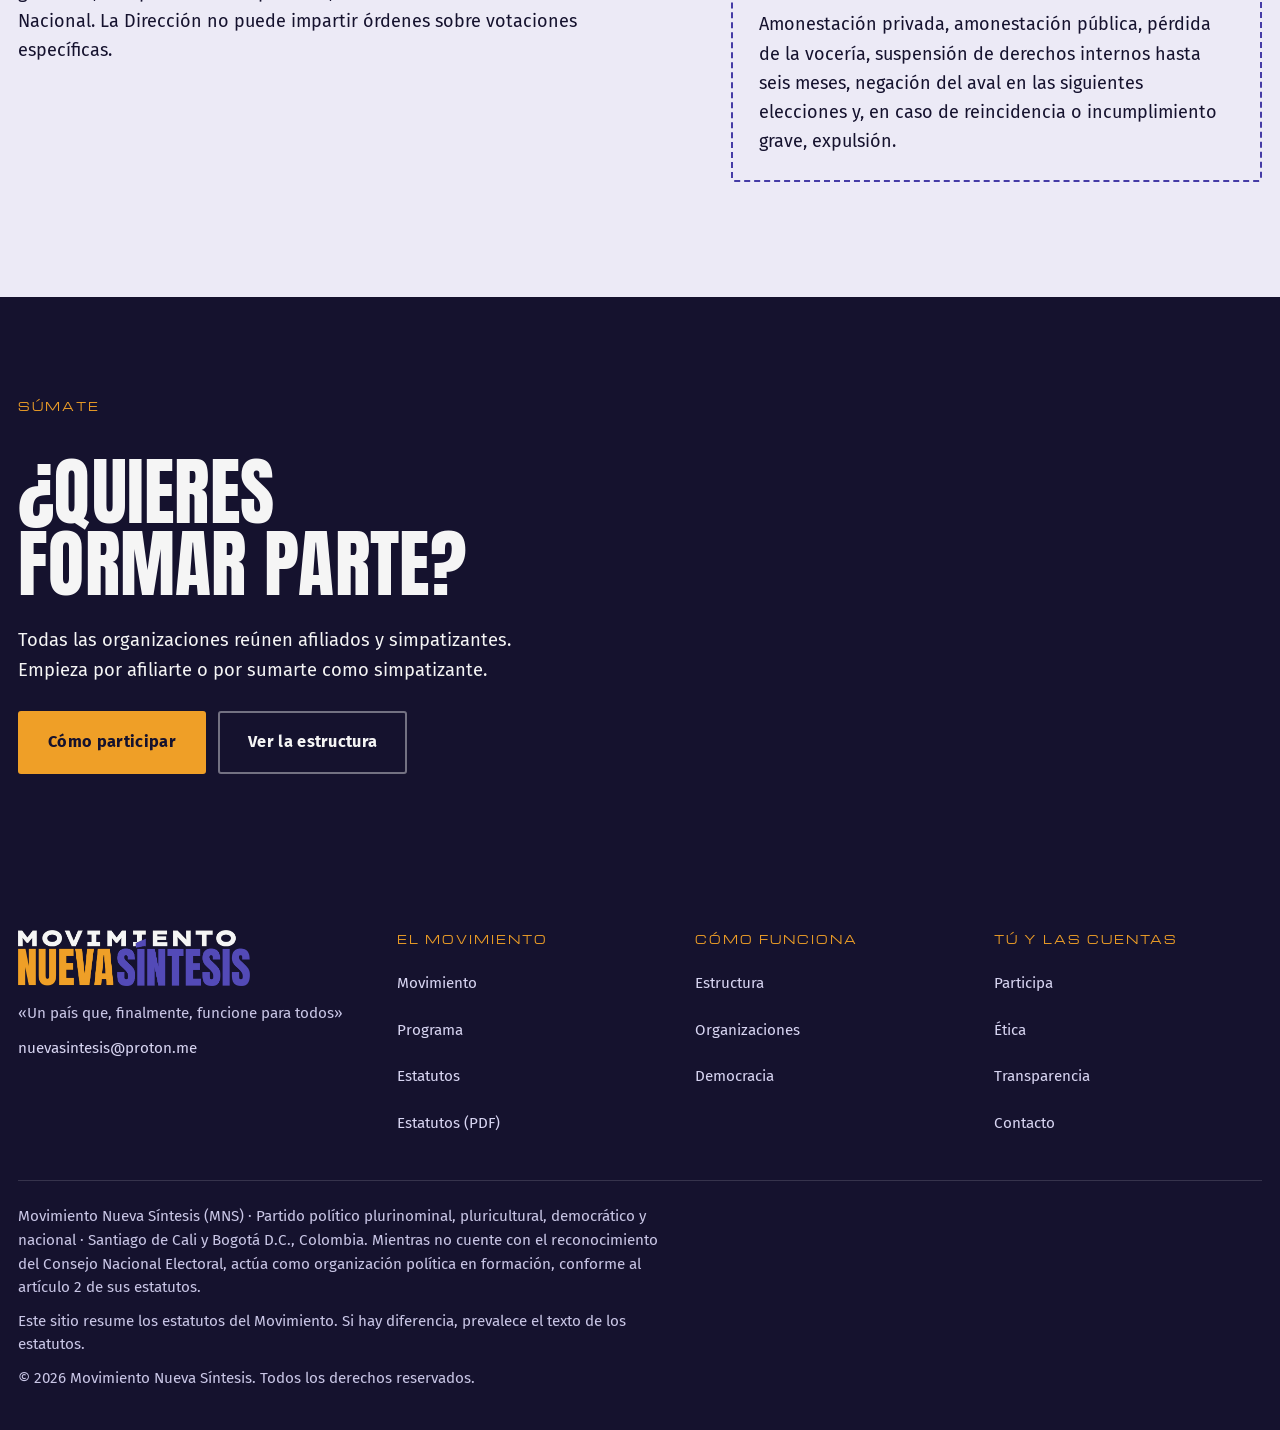
<file: organizaciones.html>
<!doctype html><html lang="es"><head><meta charset="utf-8"><meta name="viewport" content="width=device-width,initial-scale=1,viewport-fit=cover"><title>Organizaciones · Nueva Síntesis</title><meta name="theme-color" content="#15122E"><meta name="description" content="Organizaciones sectoriales, Escuela Rosa y bancadas."><meta property="og:type" content="website"><meta property="og:locale" content="es_CO"><meta property="og:site_name" content="Movimiento Nueva Síntesis"><meta property="og:title" content="Organizaciones · Nueva Síntesis"><meta property="og:description" content="Organizaciones sectoriales, Escuela Rosa y bancadas."><link rel="icon" href="favicon.png" type="image/png"><link rel="apple-touch-icon" href="apple-touch-icon.png"><meta name="claude:viewport-fit-sides" content="cover"><link rel="preconnect" href="https://fonts.googleapis.com"><link rel="preconnect" href="https://fonts.gstatic.com" crossorigin><link rel="stylesheet" href="https://fonts.googleapis.com/css2?family=Anton&family=Fira+Sans:wght@400;500;600;700&family=Michroma&display=swap"><link rel="stylesheet" href="styles.css"></head><body><a class="skip" href="#contenido">Ir al contenido</a><header class="hd"><div class="wrap"><a class="brand" href="index.html" aria-label="Movimiento Nueva Síntesis, inicio"><img src="logo.png" alt="Movimiento Nueva Síntesis" width="185" height="45"></a><nav class="nav" aria-label="Principal"><a href="movimiento.html">Movimiento</a><a href="programa.html">Programa</a><a href="estructura.html">Estructura</a><a href="participa.html">Participa</a><a href="transparencia.html">Transparencia</a></nav><div class="tools"><button class="hbtn" type="button" data-menu-open aria-haspopup="dialog">Menú</button><a class="hcta" href="participa.html#inscripcion" data-sirans>Afíliate</a></div></div><div class="stripe"></div></header><div class="menu" id="menu" hidden role="dialog" aria-modal="true" aria-label="Menú del sitio"><div class="wrap"><div class="top"><img src="logo.png" alt="Movimiento Nueva Síntesis" width="185" height="45" style="height:44px;width:auto"><button class="hbtn" type="button" id="menu-close">Cerrar</button></div><nav class="links" aria-label="Todas las páginas"><a href="index.html"><b>Inicio</b><span>El Movimiento en una página</span></a><a href="movimiento.html"><b>Movimiento</b><span>Quiénes somos, ideario, fines y principios</span></a><a href="programa.html"><b>Programa</b><span>Seis ejes y teoría de la reorganización</span></a><a href="estructura.html"><b>Estructura</b><span>Órganos nacionales y organización territorial</span></a><a href="organizaciones.html" aria-current="page"><b>Organizaciones</b><span>Sectoriales, Escuela Rosa y bancadas</span></a><a href="democracia.html"><b>Democracia</b><span>Síntesis Electoral, consultas y candidaturas</span></a><a href="participa.html"><b>Participa</b><span>Afíliate, derechos y deberes</span></a><a href="etica.html"><b>Ética</b><span>Faltas, sanciones y debido proceso</span></a><a href="transparencia.html"><b>Transparencia</b><span>Cuentas, financiación y rendición</span></a><a href="estatutos.html"><b>Estatutos</b><span>Los 16 capítulos y los 112 artículos</span></a><a href="contacto.html"><b>Contacto</b><span>Sedes, peticiones y denuncias</span></a></nav></div></div><main id="contenido"><div class="phero"><div class="chapno" aria-hidden="true">VII</div><div class="wrap"><div class="ref">Capítulos VII y IX · Artículos 50 a 54 y 65 a 70</div><h1>Cada voz, <em>su espacio</em></h1><p class="lede">Cuatro organizaciones sectoriales, una escuela de formación y las bancadas que llevan el programa a las corporaciones públicas.</p><nav class="toc" aria-label="En esta página"><a href="#sectoriales">Organizaciones</a><a href="#regimen">Régimen común</a><a href="#escuela">Escuela Rosa</a><a href="#bancadas">Bancadas</a></nav></div></div><div class="stripe"></div><section class="sec " id="sectoriales"><div class="wrap"><div class="sh"><div class="eyebrow">Artículos 50 a 53</div><h2>Cuatro organizaciones <span class='i'>sectoriales</span></h2><p>Son órganos internos, sin personería jurídica ni patrimonio propio. Tienen autonomía para fijar su agenda y su participación es voluntaria.</p></div><div class="cards c3"><article class="card"><small>Artículo 50 · Mujeres</small><h3>Nuevas Líderes</h3><p><strong>Mujeres en toda su diversidad</strong></p><p>Promueve el liderazgo político de las mujeres y la erradicación de las violencias que las excluyen de la política.</p><ul class=""><li>Forma y acompaña a mujeres para ser candidatas y directivas.</li><li>Vigila la paridad, la alternancia y las cuotas.</li><li>Previene la violencia contra las mujeres en la política y acompaña a las víctimas.</li><li>Propone medidas de acción afirmativa.</li></ul></article><article class="card"><small>Artículo 51 · Jóvenes</small><h3>Nuevas Ideas</h3><p><strong>Jóvenes de 18 a 28 años y adherentes de 14 a 17</strong></p><p>Impulsa la participación de la juventud, la renovación política y la innovación.</p><ul class=""><li>Forma y acompaña a jóvenes y vigila la cuota joven.</li><li>Propone iniciativas de innovación, empleo, educación y tecnología.</li><li>Promueve la participación en los Consejos de Juventud.</li><li>Ejecuta la política de protección de niños, niñas y adolescentes.</li></ul></article><article class="card"><small>Artículo 52 · Pueblos étnicos</small><h3>Nuevas Raíces</h3><p><strong>Indígenas, afrodescendientes, negras, raizales, palenqueras y Rrom</strong></p><p>Respeta la autonomía, las autoridades y las formas propias de gobierno de estos pueblos, y no sustituye a sus cabildos, resguardos ni consejos comunitarios.</p><ul class=""><li>Propone políticas de reconocimiento, lucha contra el racismo y protección territorial y cultural.</li><li>Acompaña la formación y participación de personas étnicas como candidatas y directivas.</li><li>Promueve el uso de las lenguas propias.</li></ul></article><article class="card"><small>Artículo 53 · Inclusión</small><h3>Nuevos Colores</h3><p><strong>Personas con discapacidad, población LGBTIQ+ y víctimas</strong></p><p>Nadie está obligado a declarar su orientación sexual, su identidad de género, su discapacidad ni su condición de víctima.</p><ul class=""><li>Propone políticas de igualdad, accesibilidad universal, no discriminación y reparación.</li><li>Verifica la accesibilidad de sedes, documentos, sesiones y plataforma.</li><li>Promueve la memoria, la verdad y la reparación, y el rechazo de los discursos de odio.</li></ul></article></div></div></section><section class="sec alt" id="regimen"><div class="wrap"><div class="sh"><div class="eyebrow">Artículos 50 a 53 · Régimen común</div><h2>Lo que tienen <span class='i'>en común</span></h2></div><ul class="checks cols"><li><span>Una <strong>Coordinación Nacional</strong> de cinco miembros, elegidos por los miembros de la organización por Síntesis Electoral cada cuatro años, y coordinaciones territoriales.</span></li><li><span>Eligen a su representante en la Dirección Nacional y a sus delegados a la Convención Nacional.</span></li><li><span>Reciben recursos del presupuesto de inclusión, que administra el Responsable de la gestión financiera con su participación, y rinden cuentas de su uso cada año.</span></li><li><span>Pueden reunir afiliados y simpatizantes y proponer candidatos para las consultas y los órganos, sin que ello les garantice puestos.</span></li><li><span>Presentan cada año un informe de gestión a la Dirección Nacional y a los afiliados.</span></li><li><span>En Nuevas Ideas, las coordinaciones se integran solo con mayores de edad; los adherentes juveniles eligen un vocero mayor de 18 años que los representa con voz.</span></li></ul></div></section><section class="sec " id="escuela"><div class="wrap"><div class="sh"><div class="eyebrow">Artículo 54</div><h2>Escuela <span class='i'>Rosa</span></h2><p>Escuela de formación política y centro de pensamiento del Partido. Tiene autonomía académica y técnica.</p></div><div class="cards c3"><article class="card"><small>Formación</small><h3>Abierta a todos</h3><p>Cursos para afiliados, simpatizantes, dirigentes y candidatos, e incluso para quienes no sean afiliados, con contenidos de Constitución, derechos humanos, ética pública, igualdad de género, gestión pública y rigor técnico.</p></article><article class="card"><small>Investigación</small><h3>Con fuentes verificables</h3><p>Produce diagnósticos, estudios y propuestas de política pública.</p></article><article class="card"><small>Verificación de rigor</small><h3>Certifica cada propuesta</h3><p>Ninguna propuesta programática llega a aprobación sin que la Escuela certifique que cumple el eje de rigor.</p></article><article class="card"><small>Divulgación</small><h3>Observatorio</h3><p>Publica sus trabajos y mantiene un observatorio de seguimiento de los compromisos del Partido y de las políticas públicas.</p></article></div><p class="note" style="margin-top:24px">Tiene un Director designado por la Dirección Nacional, por mayoría calificada, por cuatro años, entre personas con trayectoria académica o técnica, y un Consejo Académico de cinco a siete expertos con paridad, que actúan de manera honoraria. Se financia con los porcentajes mínimos de la financiación estatal, con aportes y con ingresos de sus actividades.</p></div></section><section class="sec alt" id="bancadas"><div class="wrap"><div class="sh"><div class="eyebrow">Artículos 65 a 70</div><h2>Bancadas: <span class='i'>un solo programa</span>, autonomía para legislar</h2></div><div class="two"><div class="prose"><p>Los miembros del Partido elegidos a una misma corporación pública (Senado, Cámara de Representantes, asambleas, concejos y juntas administradoras locales) actúan como bancada. Dentro de los quince días siguientes a su posesión cada bancada se constituye, elige un vocero y un coordinador, y adopta su reglamento interno.</p><p>Las decisiones se toman por mayoría absoluta y obligan a todos en las votaciones, los debates y las proposiciones. Quien no comparta una decisión puede expresar su desacuerdo y dejar constancia, pero vota conforme a la decisión de la bancada.</p><p>Antes de decidir sobre prioridades programáticas, reformas constitucionales, mociones de censura, elecciones de funcionarios y la declaración de gobierno, independencia u oposición, la bancada consulta a la Dirección Nacional. La Dirección no puede impartir órdenes sobre votaciones específicas.</p></div><div class="stack"><div class="callout"><b>Asuntos de conciencia (art. 67)</b><p>El régimen de bancada no se aplica a los asuntos que comprometen convicciones morales, religiosas o filosóficas íntimas, como la bioética y la objeción de conciencia. Tampoco obliga a actuar en conflicto de interés, votar contra la Constitución o la ley, ni apartarse del deber de actuar con arreglo a la justicia y al bien común. Invocarlo legítimamente no es falta ni da lugar a sanción.</p></div><div class="callout"><b>Sanciones graduales (art. 70)</b><p>Amonestación privada, amonestación pública, pérdida de la vocería, suspensión de derechos internos hasta seis meses, negación del aval en las siguientes elecciones y, en caso de reincidencia o incumplimiento grave, expulsión.</p></div></div></div></div></section><section class="cta-band band-n"><div class="wrap"><div class="eyebrow">Súmate</div><h2>¿Quieres formar parte?</h2><p style="max-width:56ch;font-size:1.15rem">Todas las organizaciones reúnen afiliados y simpatizantes. Empieza por afiliarte o por sumarte como simpatizante.</p><div class="btns"><a class="btn btn-o" href="participa.html">Cómo participar</a><a class="btn btn-g" href="estructura.html">Ver la estructura</a></div></div></section></main><footer class="ft"><div class="wrap"><div class="cols"><div><img src="logo.png" alt="Movimiento Nueva Síntesis" width="235" height="56"><p style="margin-top:16px">«Un país que, finalmente, funcione para todos»</p><p><a style="display:inline-block;padding:12px 0;min-height:44px" href="mailto:nuevasintesis@proton.me">nuevasintesis@proton.me</a></p></div><div><h4>El Movimiento</h4><ul><li><a href="movimiento.html">Movimiento</a></li><li><a href="programa.html">Programa</a></li><li><a href="estatutos.html">Estatutos</a></li><li><a href="estatutos-movimiento-nueva-sintesis.pdf" target="_blank" rel="noopener">Estatutos (PDF)</a></li></ul></div><div><h4>Cómo funciona</h4><ul><li><a href="estructura.html">Estructura</a></li><li><a href="organizaciones.html">Organizaciones</a></li><li><a href="democracia.html">Democracia</a></li></ul></div><div><h4>Tú y las cuentas</h4><ul><li><a href="participa.html">Participa</a></li><li><a href="etica.html">Ética</a></li><li><a href="transparencia.html">Transparencia</a></li><li><a href="contacto.html">Contacto</a></li></ul></div></div><div class="legal"><p>Movimiento Nueva Síntesis (MNS) · Partido político plurinominal, pluricultural, democrático y nacional · Santiago de Cali y Bogotá D.C., Colombia. Mientras no cuente con el reconocimiento del Consejo Nacional Electoral, actúa como organización política en formación, conforme al artículo 2 de sus estatutos.</p><p>Este sitio resume los estatutos del Movimiento. Si hay diferencia, prevalece el texto de los estatutos.</p><p>© <span id="y">2026</span> Movimiento Nueva Síntesis. Todos los derechos reservados.</p></div></div></footer><div class="dock"><button class="hbtn" type="button" data-menu-open>Menú</button><a class="hcta" href="participa.html#inscripcion" data-sirans>Quiero afiliarme</a></div><script src="config.js"></script><script src="site.js"></script></body></html>
</file>
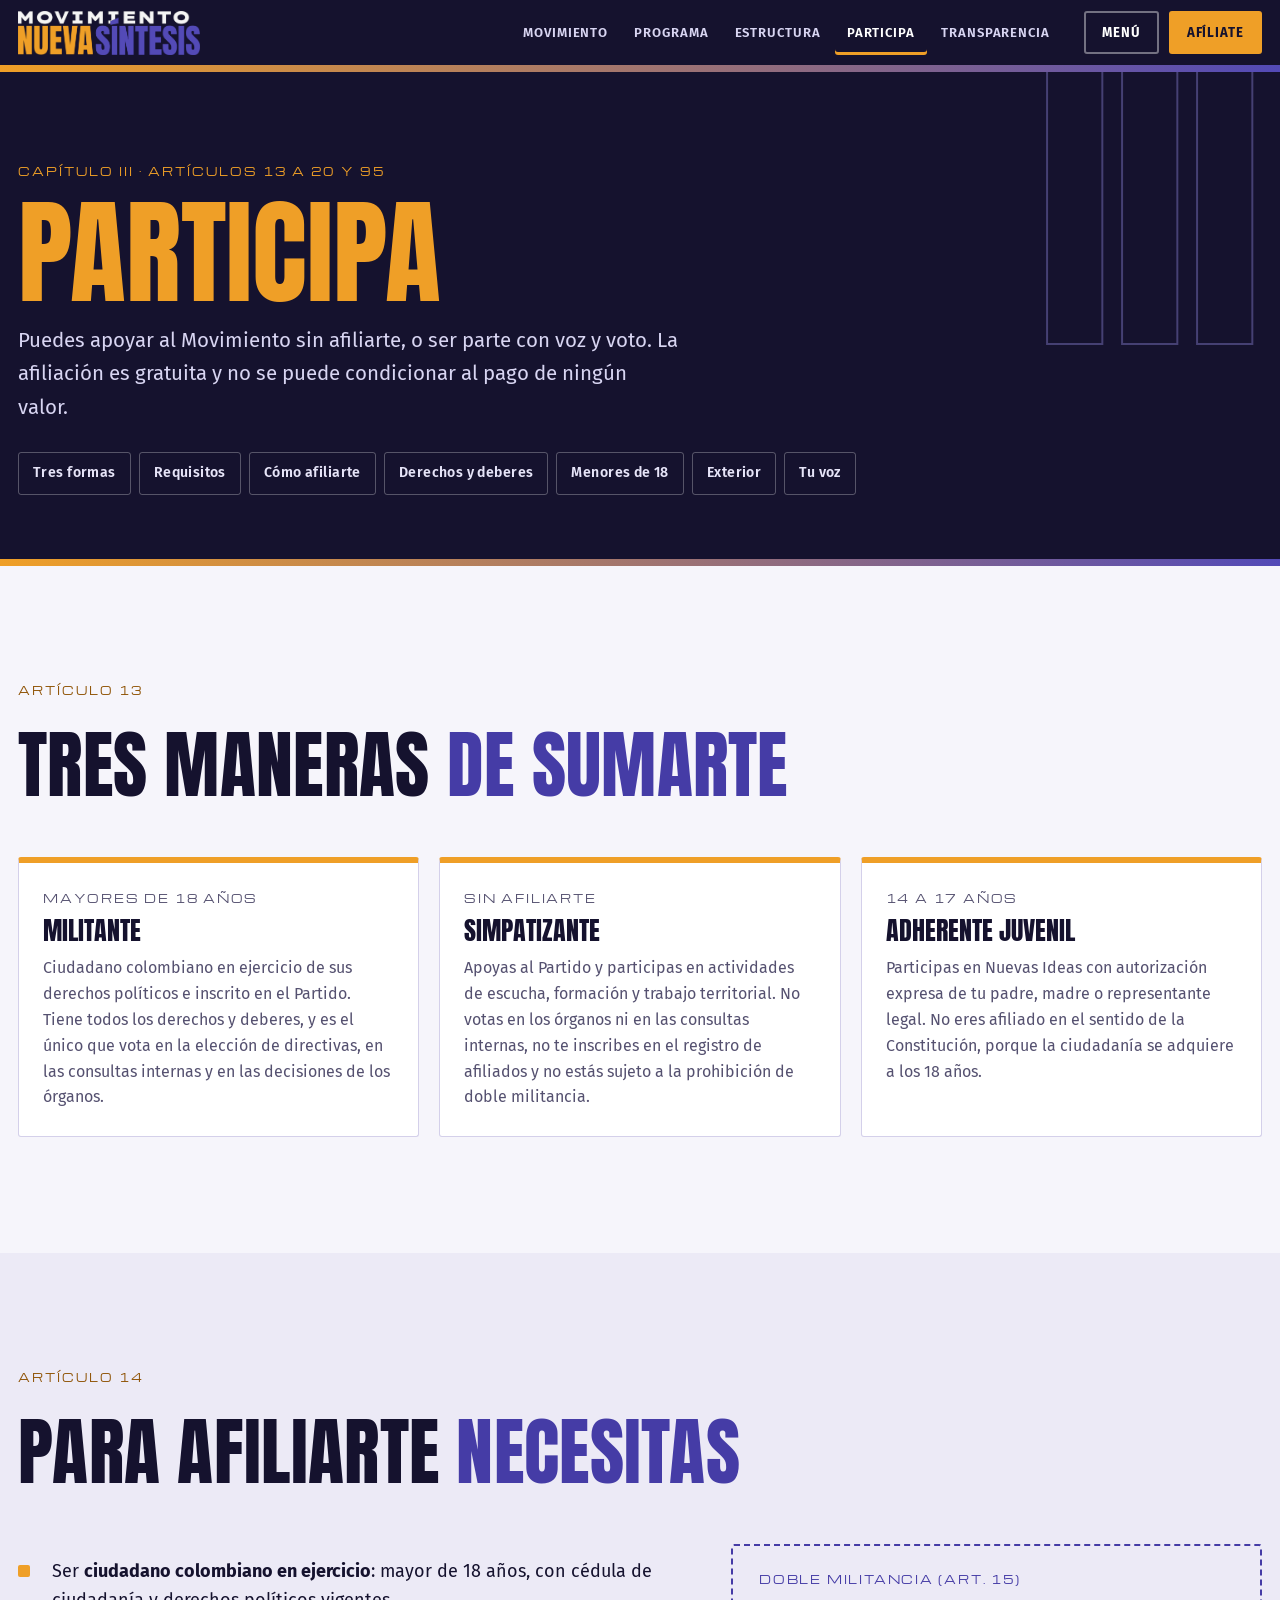
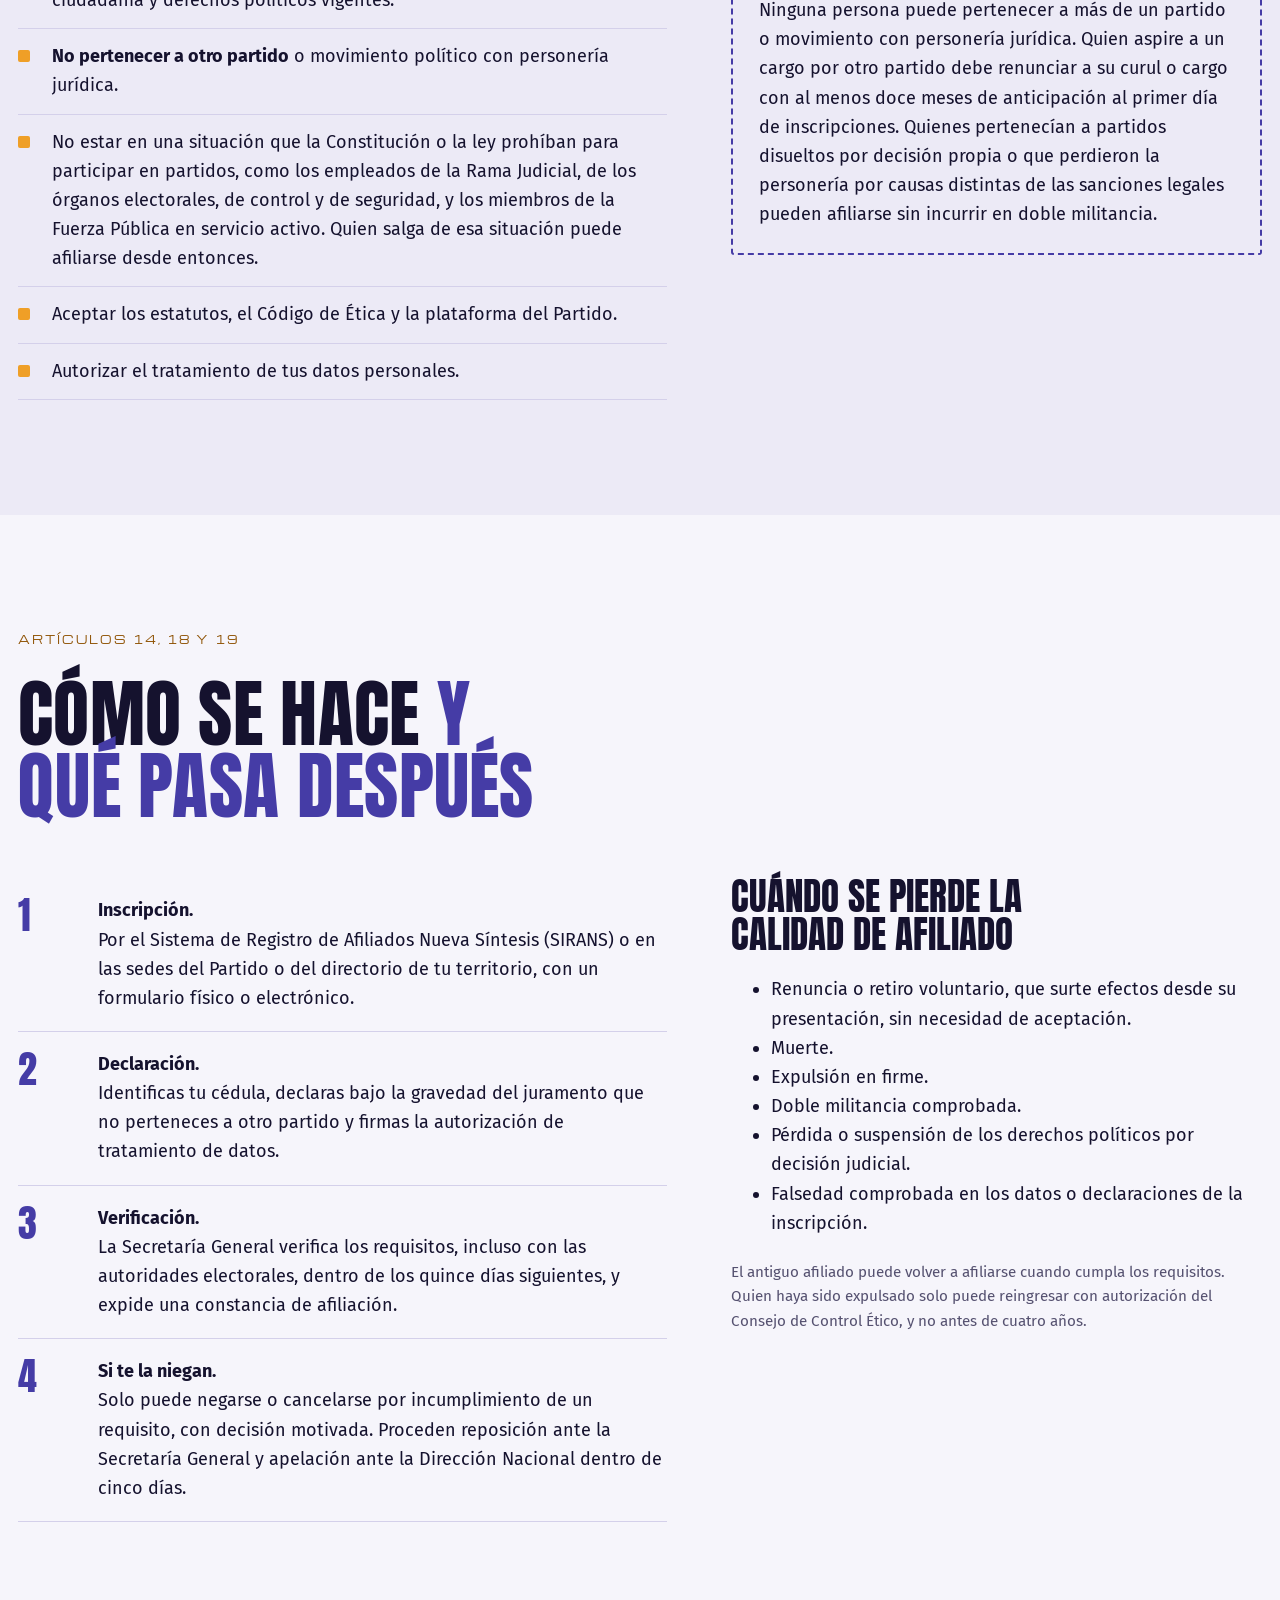
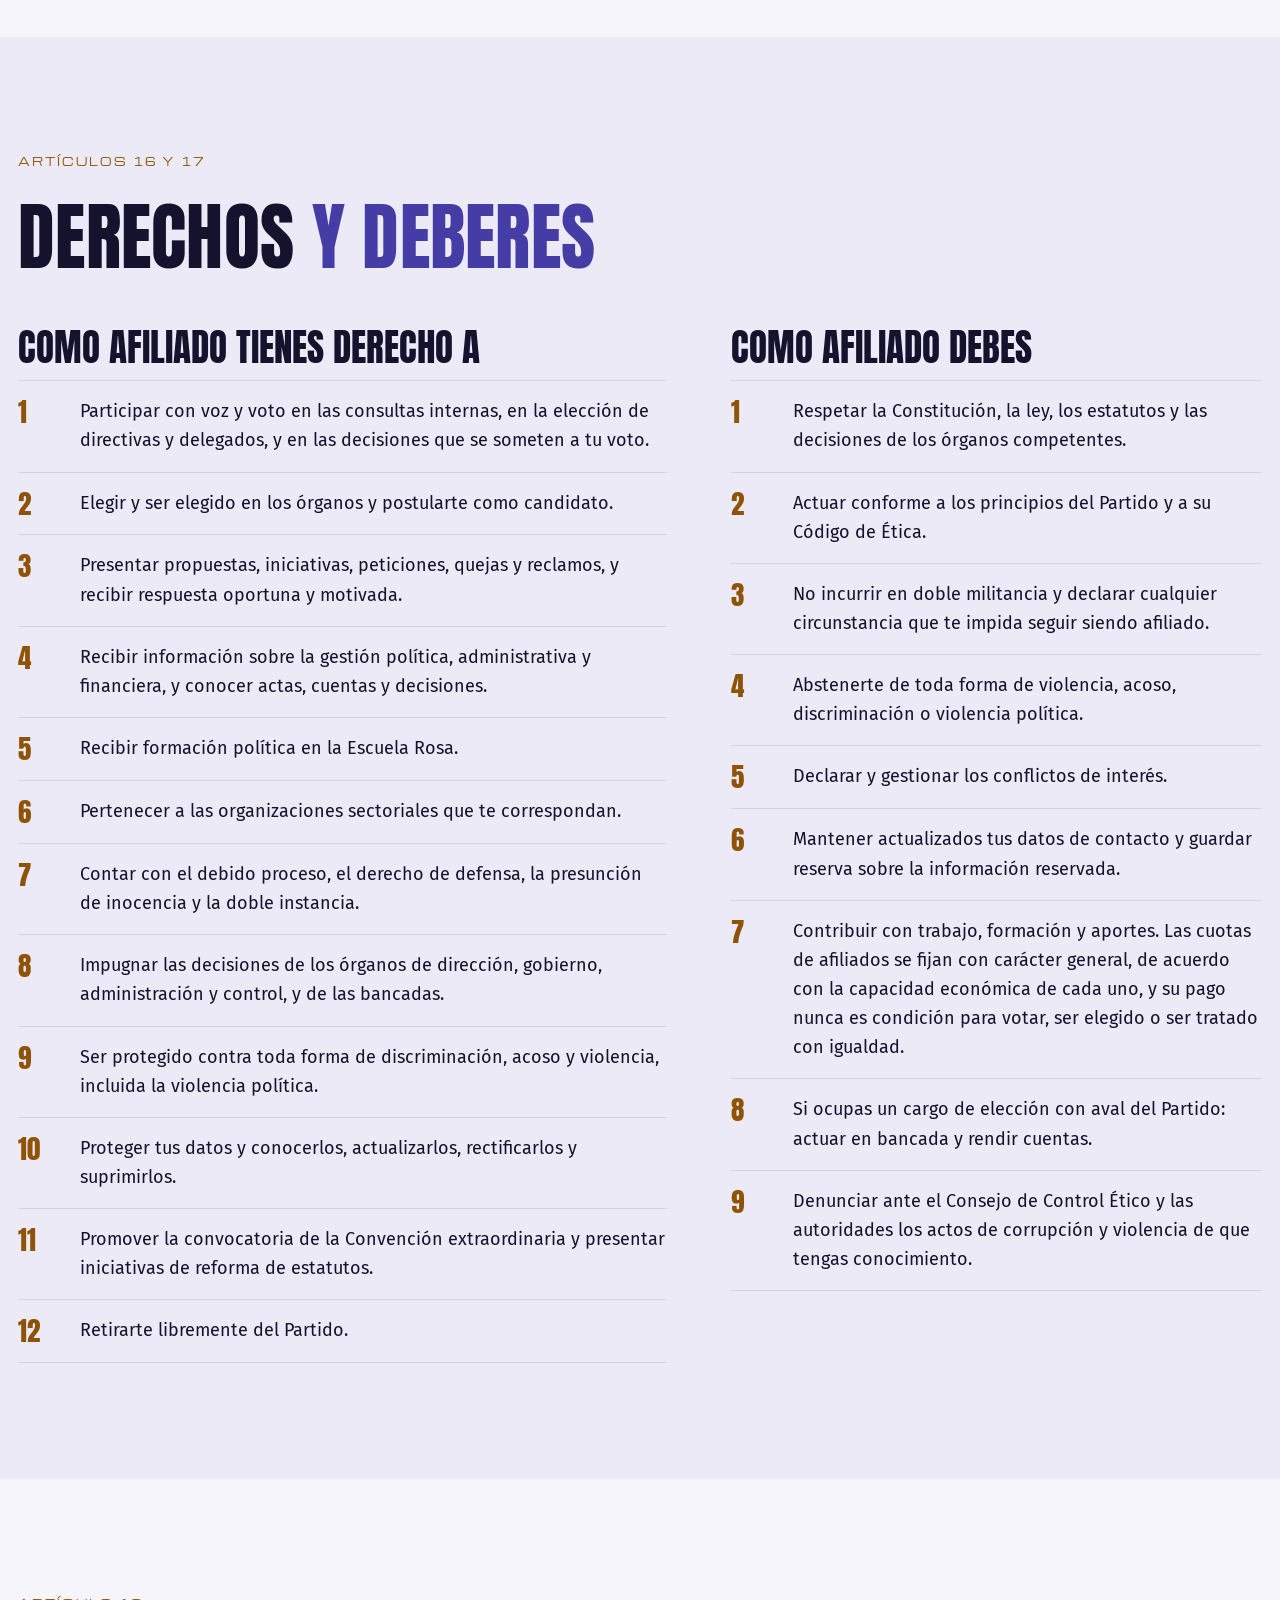
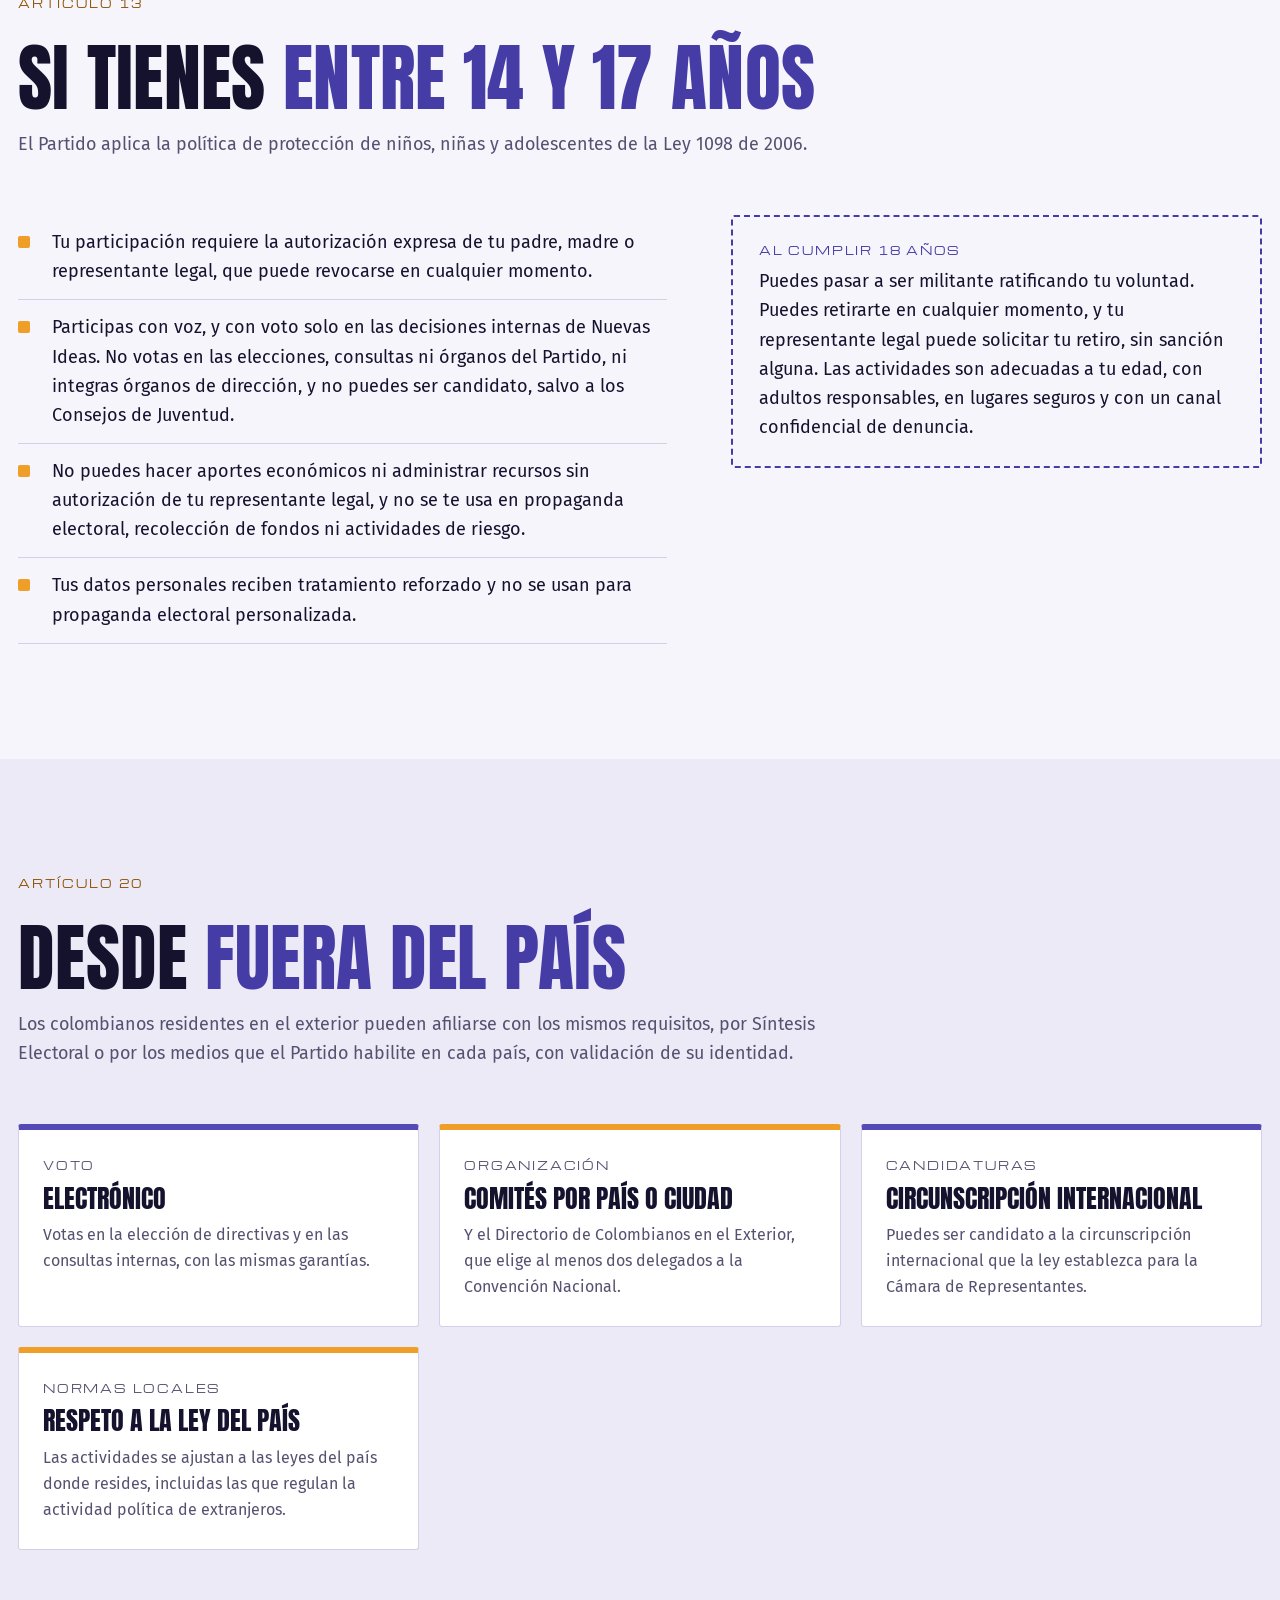
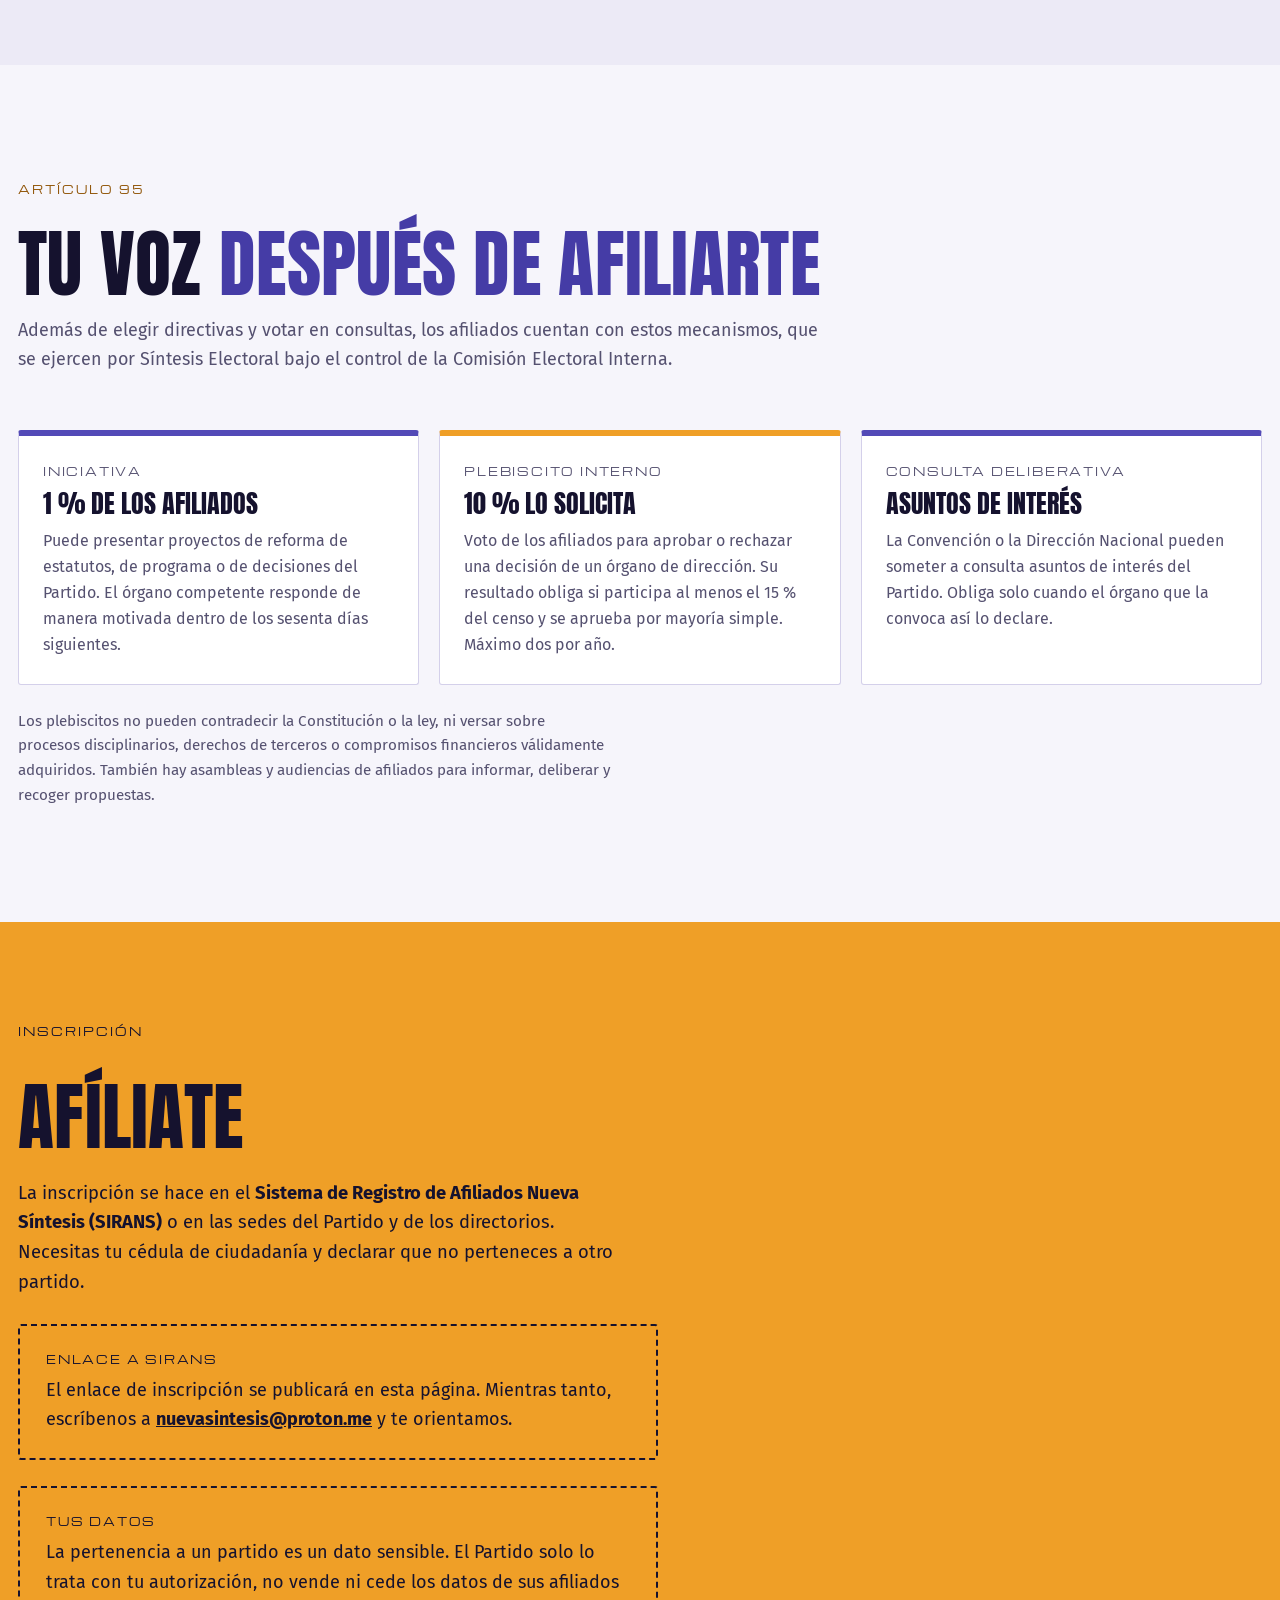
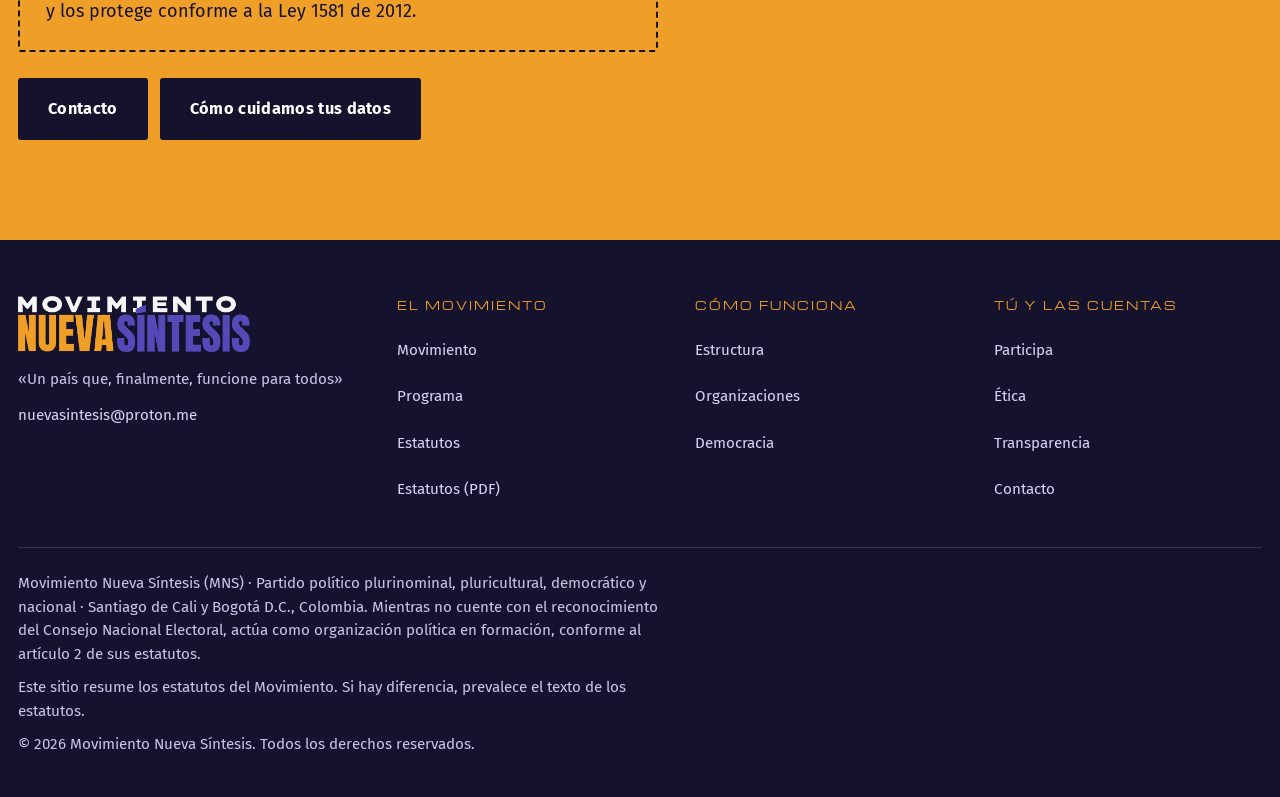
<file: participa.html>
<!doctype html><html lang="es"><head><meta charset="utf-8"><meta name="viewport" content="width=device-width,initial-scale=1,viewport-fit=cover"><title>Participa · Nueva Síntesis</title><meta name="theme-color" content="#15122E"><meta name="description" content="Afíliate: requisitos, derechos y deberes."><meta property="og:type" content="website"><meta property="og:locale" content="es_CO"><meta property="og:site_name" content="Movimiento Nueva Síntesis"><meta property="og:title" content="Participa · Nueva Síntesis"><meta property="og:description" content="Afíliate: requisitos, derechos y deberes."><link rel="icon" href="favicon.png" type="image/png"><link rel="apple-touch-icon" href="apple-touch-icon.png"><meta name="claude:viewport-fit-sides" content="cover"><link rel="preconnect" href="https://fonts.googleapis.com"><link rel="preconnect" href="https://fonts.gstatic.com" crossorigin><link rel="stylesheet" href="https://fonts.googleapis.com/css2?family=Anton&family=Fira+Sans:wght@400;500;600;700&family=Michroma&display=swap"><link rel="stylesheet" href="styles.css"></head><body><a class="skip" href="#contenido">Ir al contenido</a><header class="hd"><div class="wrap"><a class="brand" href="index.html" aria-label="Movimiento Nueva Síntesis, inicio"><img src="logo.png" alt="Movimiento Nueva Síntesis" width="185" height="45"></a><nav class="nav" aria-label="Principal"><a href="movimiento.html">Movimiento</a><a href="programa.html">Programa</a><a href="estructura.html">Estructura</a><a href="participa.html" aria-current="page">Participa</a><a href="transparencia.html">Transparencia</a></nav><div class="tools"><button class="hbtn" type="button" data-menu-open aria-haspopup="dialog">Menú</button><a class="hcta" href="participa.html#inscripcion" data-sirans>Afíliate</a></div></div><div class="stripe"></div></header><div class="menu" id="menu" hidden role="dialog" aria-modal="true" aria-label="Menú del sitio"><div class="wrap"><div class="top"><img src="logo.png" alt="Movimiento Nueva Síntesis" width="185" height="45" style="height:44px;width:auto"><button class="hbtn" type="button" id="menu-close">Cerrar</button></div><nav class="links" aria-label="Todas las páginas"><a href="index.html"><b>Inicio</b><span>El Movimiento en una página</span></a><a href="movimiento.html"><b>Movimiento</b><span>Quiénes somos, ideario, fines y principios</span></a><a href="programa.html"><b>Programa</b><span>Seis ejes y teoría de la reorganización</span></a><a href="estructura.html"><b>Estructura</b><span>Órganos nacionales y organización territorial</span></a><a href="organizaciones.html"><b>Organizaciones</b><span>Sectoriales, Escuela Rosa y bancadas</span></a><a href="democracia.html"><b>Democracia</b><span>Síntesis Electoral, consultas y candidaturas</span></a><a href="participa.html" aria-current="page"><b>Participa</b><span>Afíliate, derechos y deberes</span></a><a href="etica.html"><b>Ética</b><span>Faltas, sanciones y debido proceso</span></a><a href="transparencia.html"><b>Transparencia</b><span>Cuentas, financiación y rendición</span></a><a href="estatutos.html"><b>Estatutos</b><span>Los 16 capítulos y los 112 artículos</span></a><a href="contacto.html"><b>Contacto</b><span>Sedes, peticiones y denuncias</span></a></nav></div></div><main id="contenido"><div class="phero"><div class="chapno" aria-hidden="true">III</div><div class="wrap"><div class="ref">Capítulo III · Artículos 13 a 20 y 95</div><h1><em>Participa</em></h1><p class="lede">Puedes apoyar al Movimiento sin afiliarte, o ser parte con voz y voto. La afiliación es gratuita y no se puede condicionar al pago de ningún valor.</p><nav class="toc" aria-label="En esta página"><a href="#formas">Tres formas</a><a href="#requisitos">Requisitos</a><a href="#proceso">Cómo afiliarte</a><a href="#derechos">Derechos y deberes</a><a href="#juvenil">Menores de 18</a><a href="#exterior">Exterior</a><a href="#voz">Tu voz</a></nav></div></div><div class="stripe"></div><section class="sec " id="formas"><div class="wrap"><div class="sh"><div class="eyebrow">Artículo 13</div><h2>Tres maneras <span class='i'>de sumarte</span></h2></div><div class="cards c3"><article class="card" style="border-top-color:var(--orange)"><small>Mayores de 18 años</small><h3>Militante</h3><p>Ciudadano colombiano en ejercicio de sus derechos políticos e inscrito en el Partido. Tiene todos los derechos y deberes, y es el único que vota en la elección de directivas, en las consultas internas y en las decisiones de los órganos.</p></article><article class="card"><small>Sin afiliarte</small><h3>Simpatizante</h3><p>Apoyas al Partido y participas en actividades de escucha, formación y trabajo territorial. No votas en los órganos ni en las consultas internas, no te inscribes en el registro de afiliados y no estás sujeto a la prohibición de doble militancia.</p></article><article class="card" style="border-top-color:var(--orange)"><small>14 a 17 años</small><h3>Adherente juvenil</h3><p>Participas en Nuevas Ideas con autorización expresa de tu padre, madre o representante legal. No eres afiliado en el sentido de la Constitución, porque la ciudadanía se adquiere a los 18 años.</p></article></div></div></section><section class="sec alt" id="requisitos"><div class="wrap"><div class="sh"><div class="eyebrow">Artículo 14</div><h2>Para afiliarte <span class='i'>necesitas</span></h2></div><div class="two"><div><ul class="checks"><li><span>Ser <strong>ciudadano colombiano en ejercicio</strong>: mayor de 18 años, con cédula de ciudadanía y derechos políticos vigentes.</span></li><li><span><strong>No pertenecer a otro partido</strong> o movimiento político con personería jurídica.</span></li><li><span>No estar en una situación que la Constitución o la ley prohíban para participar en partidos, como los empleados de la Rama Judicial, de los órganos electorales, de control y de seguridad, y los miembros de la Fuerza Pública en servicio activo. Quien salga de esa situación puede afiliarse desde entonces.</span></li><li><span>Aceptar los estatutos, el Código de Ética y la plataforma del Partido.</span></li><li><span>Autorizar el tratamiento de tus datos personales.</span></li></ul></div><div class="callout"><b>Doble militancia (art. 15)</b><p>Ninguna persona puede pertenecer a más de un partido o movimiento con personería jurídica. Quien aspire a un cargo por otro partido debe renunciar a su curul o cargo con al menos doce meses de anticipación al primer día de inscripciones. Quienes pertenecían a partidos disueltos por decisión propia o que perdieron la personería por causas distintas de las sanciones legales pueden afiliarse sin incurrir en doble militancia.</p></div></div></div></section><section class="sec " id="proceso"><div class="wrap"><div class="sh"><div class="eyebrow">Artículos 14, 18 y 19</div><h2>Cómo se hace <span class='i'>y qué pasa después</span></h2></div><div class="two"><div><ol class="steps"><li><span><b>Inscripción.</b> Por el Sistema de Registro de Afiliados Nueva Síntesis (SIRANS) o en las sedes del Partido o del directorio de tu territorio, con un formulario físico o electrónico.</span></li><li><span><b>Declaración.</b> Identificas tu cédula, declaras bajo la gravedad del juramento que no perteneces a otro partido y firmas la autorización de tratamiento de datos.</span></li><li><span><b>Verificación.</b> La Secretaría General verifica los requisitos, incluso con las autoridades electorales, dentro de los quince días siguientes, y expide una constancia de afiliación.</span></li><li><span><b>Si te la niegan.</b> Solo puede negarse o cancelarse por incumplimiento de un requisito, con decisión motivada. Proceden reposición ante la Secretaría General y apelación ante la Dirección Nacional dentro de cinco días.</span></li></ol></div><div class="stack"><h3 class="t">Cuándo se pierde la calidad de afiliado</h3><ul class=""><li>Renuncia o retiro voluntario, que surte efectos desde su presentación, sin necesidad de aceptación.</li><li>Muerte.</li><li>Expulsión en firme.</li><li>Doble militancia comprobada.</li><li>Pérdida o suspensión de los derechos políticos por decisión judicial.</li><li>Falsedad comprobada en los datos o declaraciones de la inscripción.</li></ul><p class="note">El antiguo afiliado puede volver a afiliarse cuando cumpla los requisitos. Quien haya sido expulsado solo puede reingresar con autorización del Consejo de Control Ético, y no antes de cuatro años.</p></div></div></div></section><section class="sec alt" id="derechos"><div class="wrap"><div class="sh"><div class="eyebrow">Artículos 16 y 17</div><h2>Derechos <span class='i'>y deberes</span></h2></div><div class="two"><div><h3 class="t" style="margin-bottom:14px">Como afiliado tienes derecho a</h3><ol class="nlist"><li><span>Participar con voz y voto en las consultas internas, en la elección de directivas y delegados, y en las decisiones que se someten a tu voto.</span></li><li><span>Elegir y ser elegido en los órganos y postularte como candidato.</span></li><li><span>Presentar propuestas, iniciativas, peticiones, quejas y reclamos, y recibir respuesta oportuna y motivada.</span></li><li><span>Recibir información sobre la gestión política, administrativa y financiera, y conocer actas, cuentas y decisiones.</span></li><li><span>Recibir formación política en la Escuela Rosa.</span></li><li><span>Pertenecer a las organizaciones sectoriales que te correspondan.</span></li><li><span>Contar con el debido proceso, el derecho de defensa, la presunción de inocencia y la doble instancia.</span></li><li><span>Impugnar las decisiones de los órganos de dirección, gobierno, administración y control, y de las bancadas.</span></li><li><span>Ser protegido contra toda forma de discriminación, acoso y violencia, incluida la violencia política.</span></li><li><span>Proteger tus datos y conocerlos, actualizarlos, rectificarlos y suprimirlos.</span></li><li><span>Promover la convocatoria de la Convención extraordinaria y presentar iniciativas de reforma de estatutos.</span></li><li><span>Retirarte libremente del Partido.</span></li></ol></div><div><h3 class="t" style="margin-bottom:14px">Como afiliado debes</h3><ol class="nlist"><li><span>Respetar la Constitución, la ley, los estatutos y las decisiones de los órganos competentes.</span></li><li><span>Actuar conforme a los principios del Partido y a su Código de Ética.</span></li><li><span>No incurrir en doble militancia y declarar cualquier circunstancia que te impida seguir siendo afiliado.</span></li><li><span>Abstenerte de toda forma de violencia, acoso, discriminación o violencia política.</span></li><li><span>Declarar y gestionar los conflictos de interés.</span></li><li><span>Mantener actualizados tus datos de contacto y guardar reserva sobre la información reservada.</span></li><li><span>Contribuir con trabajo, formación y aportes. Las cuotas de afiliados se fijan con carácter general, de acuerdo con la capacidad económica de cada uno, y su pago nunca es condición para votar, ser elegido o ser tratado con igualdad.</span></li><li><span>Si ocupas un cargo de elección con aval del Partido: actuar en bancada y rendir cuentas.</span></li><li><span>Denunciar ante el Consejo de Control Ético y las autoridades los actos de corrupción y violencia de que tengas conocimiento.</span></li></ol></div></div></div></section><section class="sec " id="juvenil"><div class="wrap"><div class="sh"><div class="eyebrow">Artículo 13</div><h2>Si tienes <span class='i'>entre 14 y 17 años</span></h2><p>El Partido aplica la política de protección de niños, niñas y adolescentes de la Ley 1098 de 2006.</p></div><div class="two"><div><ul class="checks"><li><span>Tu participación requiere la autorización expresa de tu padre, madre o representante legal, que puede revocarse en cualquier momento.</span></li><li><span>Participas con voz, y con voto solo en las decisiones internas de Nuevas Ideas. No votas en las elecciones, consultas ni órganos del Partido, ni integras órganos de dirección, y no puedes ser candidato, salvo a los Consejos de Juventud.</span></li><li><span>No puedes hacer aportes económicos ni administrar recursos sin autorización de tu representante legal, y no se te usa en propaganda electoral, recolección de fondos ni actividades de riesgo.</span></li><li><span>Tus datos personales reciben tratamiento reforzado y no se usan para propaganda electoral personalizada.</span></li></ul></div><div class="callout"><b>Al cumplir 18 años</b><p>Puedes pasar a ser militante ratificando tu voluntad. Puedes retirarte en cualquier momento, y tu representante legal puede solicitar tu retiro, sin sanción alguna. Las actividades son adecuadas a tu edad, con adultos responsables, en lugares seguros y con un canal confidencial de denuncia.</p></div></div></div></section><section class="sec alt" id="exterior"><div class="wrap"><div class="sh"><div class="eyebrow">Artículo 20</div><h2>Desde <span class='i'>fuera del país</span></h2><p>Los colombianos residentes en el exterior pueden afiliarse con los mismos requisitos, por Síntesis Electoral o por los medios que el Partido habilite en cada país, con validación de su identidad.</p></div><div class="cards c3"><article class="card"><small>Voto</small><h3>Electrónico</h3><p>Votas en la elección de directivas y en las consultas internas, con las mismas garantías.</p></article><article class="card"><small>Organización</small><h3>Comités por país o ciudad</h3><p>Y el Directorio de Colombianos en el Exterior, que elige al menos dos delegados a la Convención Nacional.</p></article><article class="card"><small>Candidaturas</small><h3>Circunscripción internacional</h3><p>Puedes ser candidato a la circunscripción internacional que la ley establezca para la Cámara de Representantes.</p></article><article class="card"><small>Normas locales</small><h3>Respeto a la ley del país</h3><p>Las actividades se ajustan a las leyes del país donde resides, incluidas las que regulan la actividad política de extranjeros.</p></article></div></div></section><section class="sec " id="voz"><div class="wrap"><div class="sh"><div class="eyebrow">Artículo 95</div><h2>Tu voz <span class='i'>después de afiliarte</span></h2><p>Además de elegir directivas y votar en consultas, los afiliados cuentan con estos mecanismos, que se ejercen por Síntesis Electoral bajo el control de la Comisión Electoral Interna.</p></div><div class="cards c3"><article class="card"><small>Iniciativa</small><h3>1 % de los afiliados</h3><p>Puede presentar proyectos de reforma de estatutos, de programa o de decisiones del Partido. El órgano competente responde de manera motivada dentro de los sesenta días siguientes.</p></article><article class="card"><small>Plebiscito interno</small><h3>10 % lo solicita</h3><p>Voto de los afiliados para aprobar o rechazar una decisión de un órgano de dirección. Su resultado obliga si participa al menos el 15 % del censo y se aprueba por mayoría simple. Máximo dos por año.</p></article><article class="card"><small>Consulta deliberativa</small><h3>Asuntos de interés</h3><p>La Convención o la Dirección Nacional pueden someter a consulta asuntos de interés del Partido. Obliga solo cuando el órgano que la convoca así lo declare.</p></article></div><p class="note" style="margin-top:24px">Los plebiscitos no pueden contradecir la Constitución o la ley, ni versar sobre procesos disciplinarios, derechos de terceros o compromisos financieros válidamente adquiridos. También hay asambleas y audiencias de afiliados para informar, deliberar y recoger propuestas.</p></div></section><section class="cta-band band-o" id="inscripcion"><div class="wrap"><div class="eyebrow">Inscripción</div><h2>Afíliate</h2><p style="max-width:62ch;font-size:1.15rem">La inscripción se hace en el <strong>Sistema de Registro de Afiliados Nueva Síntesis (SIRANS)</strong> o en las sedes del Partido y de los directorios. Necesitas tu cédula de ciudadanía y declarar que no perteneces a otro partido.</p><div data-sirans-on hidden><div class="btns"><a class="btn btn-n" href="#" data-sirans>Inscribirme en SIRANS</a></div></div><div data-sirans-off><div class="callout" style="border-color:var(--night);max-width:64ch"><b style="color:var(--night)">Enlace a SIRANS</b><p>El enlace de inscripción se publicará en esta página. Mientras tanto, escríbenos a <a href="mailto:nuevasintesis@proton.me"><strong>nuevasintesis@proton.me</strong></a> y te orientamos.</p></div></div><div class="callout" style="border-color:var(--night);max-width:64ch"><b style="color:var(--night)">Tus datos</b><p>La pertenencia a un partido es un dato sensible. El Partido solo lo trata con tu autorización, no vende ni cede los datos de sus afiliados y los protege conforme a la Ley 1581 de 2012.</p></div><div class="btns"><a class="btn btn-n" href="contacto.html">Contacto</a><a class="btn btn-n" href="transparencia.html#datos">Cómo cuidamos tus datos</a></div></div></section></main><footer class="ft"><div class="wrap"><div class="cols"><div><img src="logo.png" alt="Movimiento Nueva Síntesis" width="235" height="56"><p style="margin-top:16px">«Un país que, finalmente, funcione para todos»</p><p><a style="display:inline-block;padding:12px 0;min-height:44px" href="mailto:nuevasintesis@proton.me">nuevasintesis@proton.me</a></p></div><div><h4>El Movimiento</h4><ul><li><a href="movimiento.html">Movimiento</a></li><li><a href="programa.html">Programa</a></li><li><a href="estatutos.html">Estatutos</a></li><li><a href="estatutos-movimiento-nueva-sintesis.pdf" target="_blank" rel="noopener">Estatutos (PDF)</a></li></ul></div><div><h4>Cómo funciona</h4><ul><li><a href="estructura.html">Estructura</a></li><li><a href="organizaciones.html">Organizaciones</a></li><li><a href="democracia.html">Democracia</a></li></ul></div><div><h4>Tú y las cuentas</h4><ul><li><a href="participa.html">Participa</a></li><li><a href="etica.html">Ética</a></li><li><a href="transparencia.html">Transparencia</a></li><li><a href="contacto.html">Contacto</a></li></ul></div></div><div class="legal"><p>Movimiento Nueva Síntesis (MNS) · Partido político plurinominal, pluricultural, democrático y nacional · Santiago de Cali y Bogotá D.C., Colombia. Mientras no cuente con el reconocimiento del Consejo Nacional Electoral, actúa como organización política en formación, conforme al artículo 2 de sus estatutos.</p><p>Este sitio resume los estatutos del Movimiento. Si hay diferencia, prevalece el texto de los estatutos.</p><p>© <span id="y">2026</span> Movimiento Nueva Síntesis. Todos los derechos reservados.</p></div></div></footer><div class="dock"><button class="hbtn" type="button" data-menu-open>Menú</button><a class="hcta" href="participa.html#inscripcion" data-sirans>Quiero afiliarme</a></div><script src="config.js"></script><script src="site.js"></script></body></html>
</file>
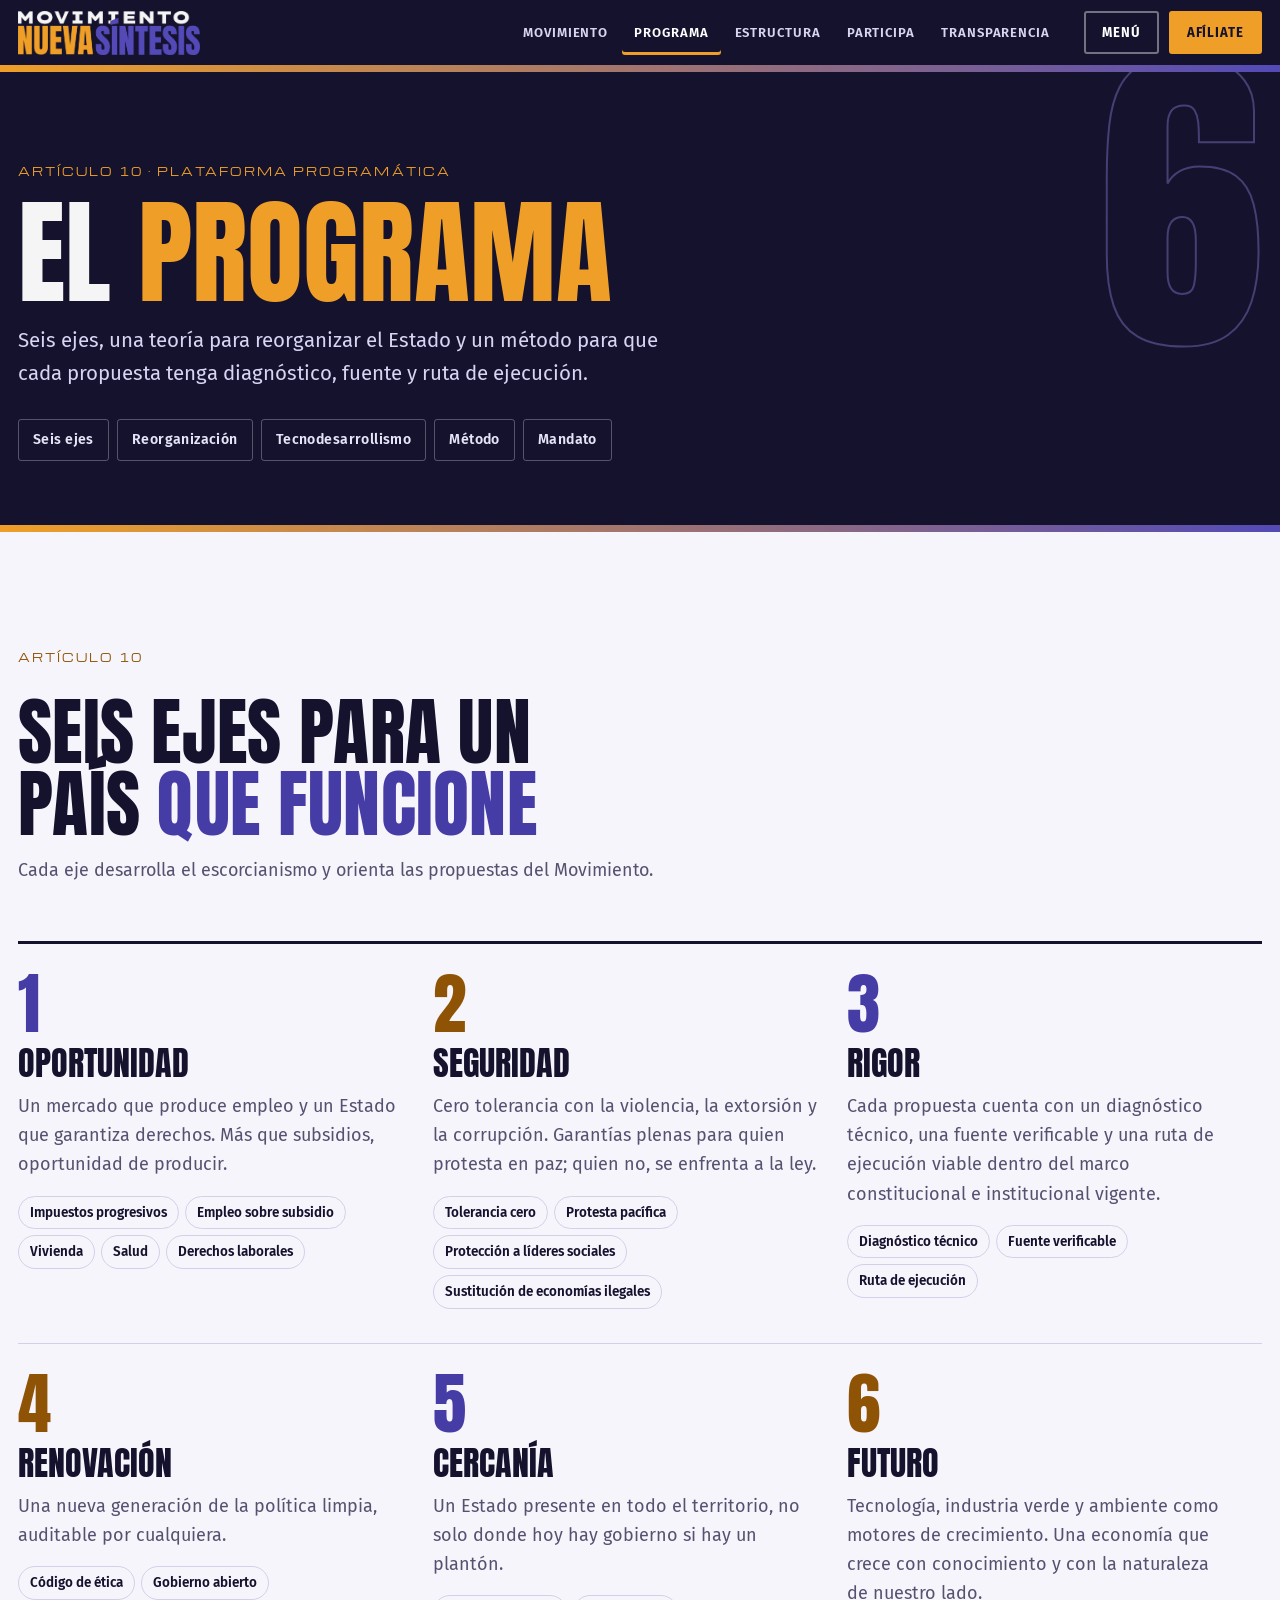
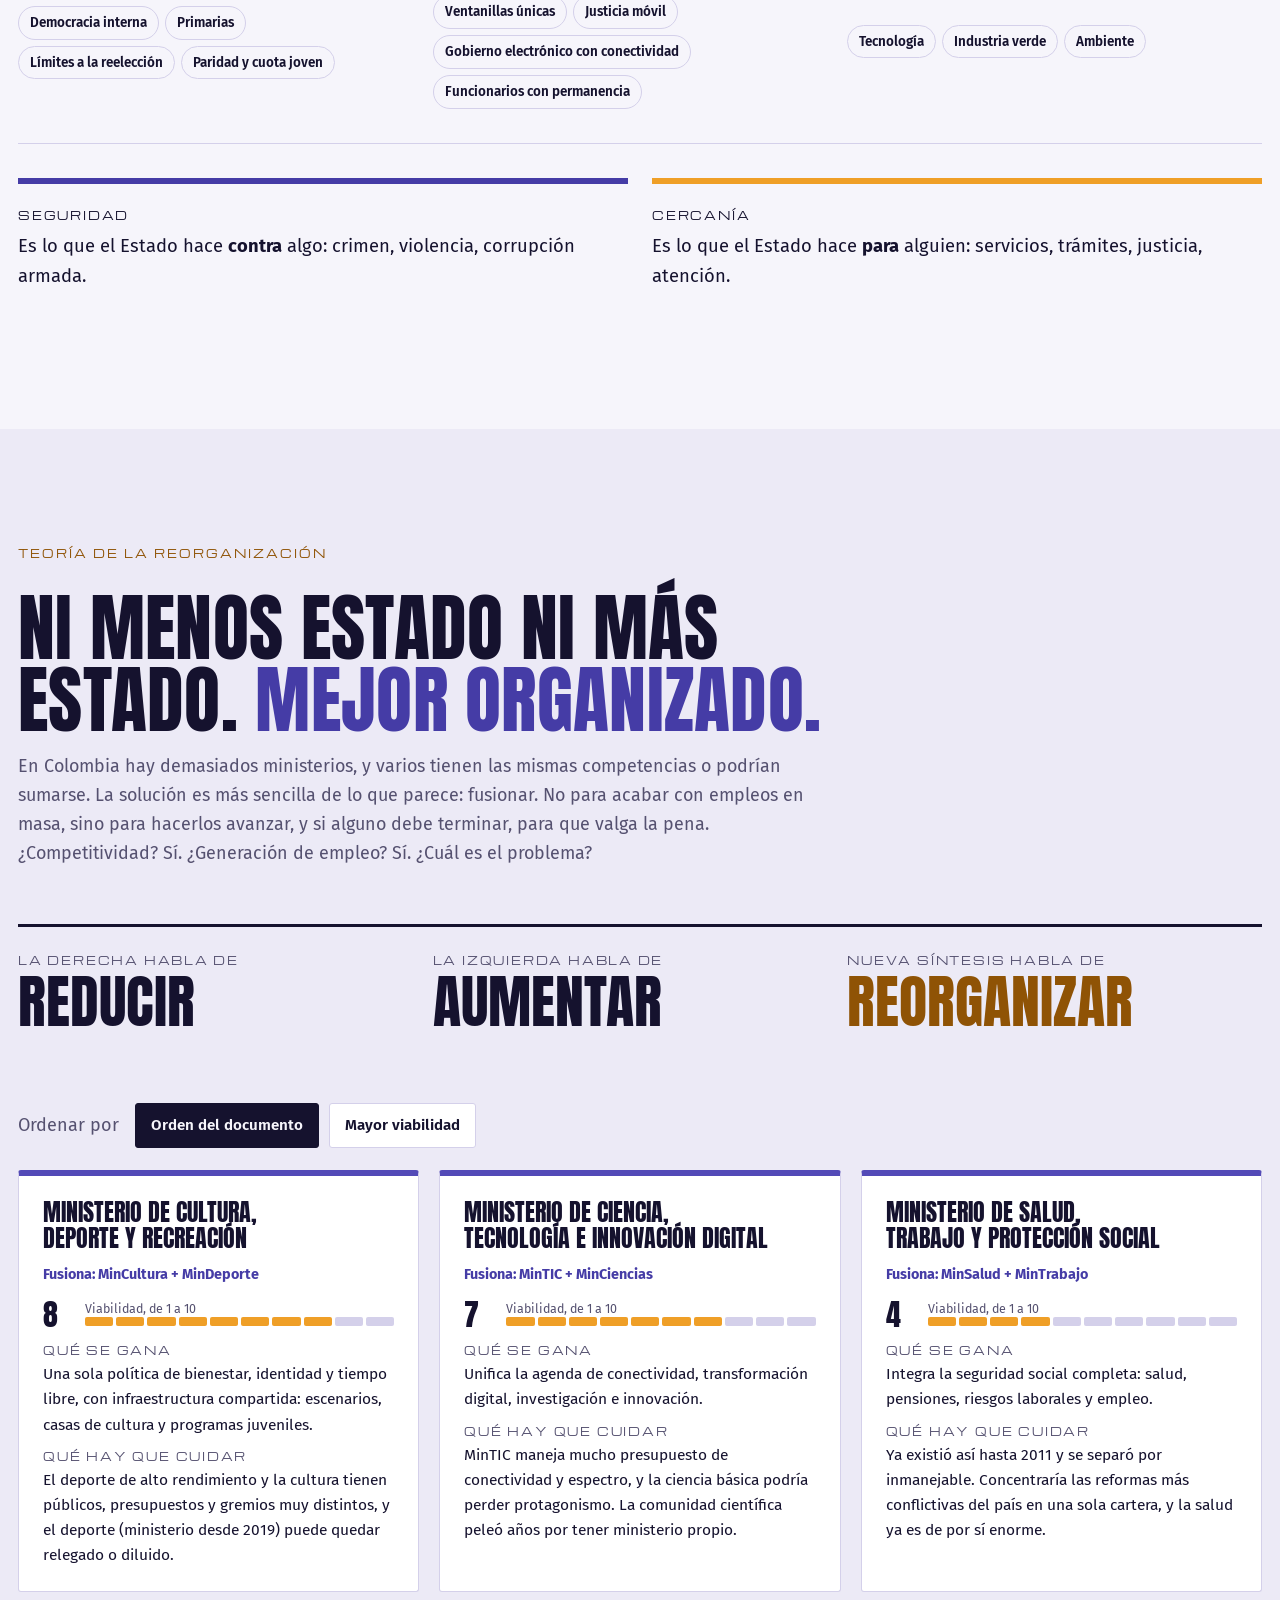
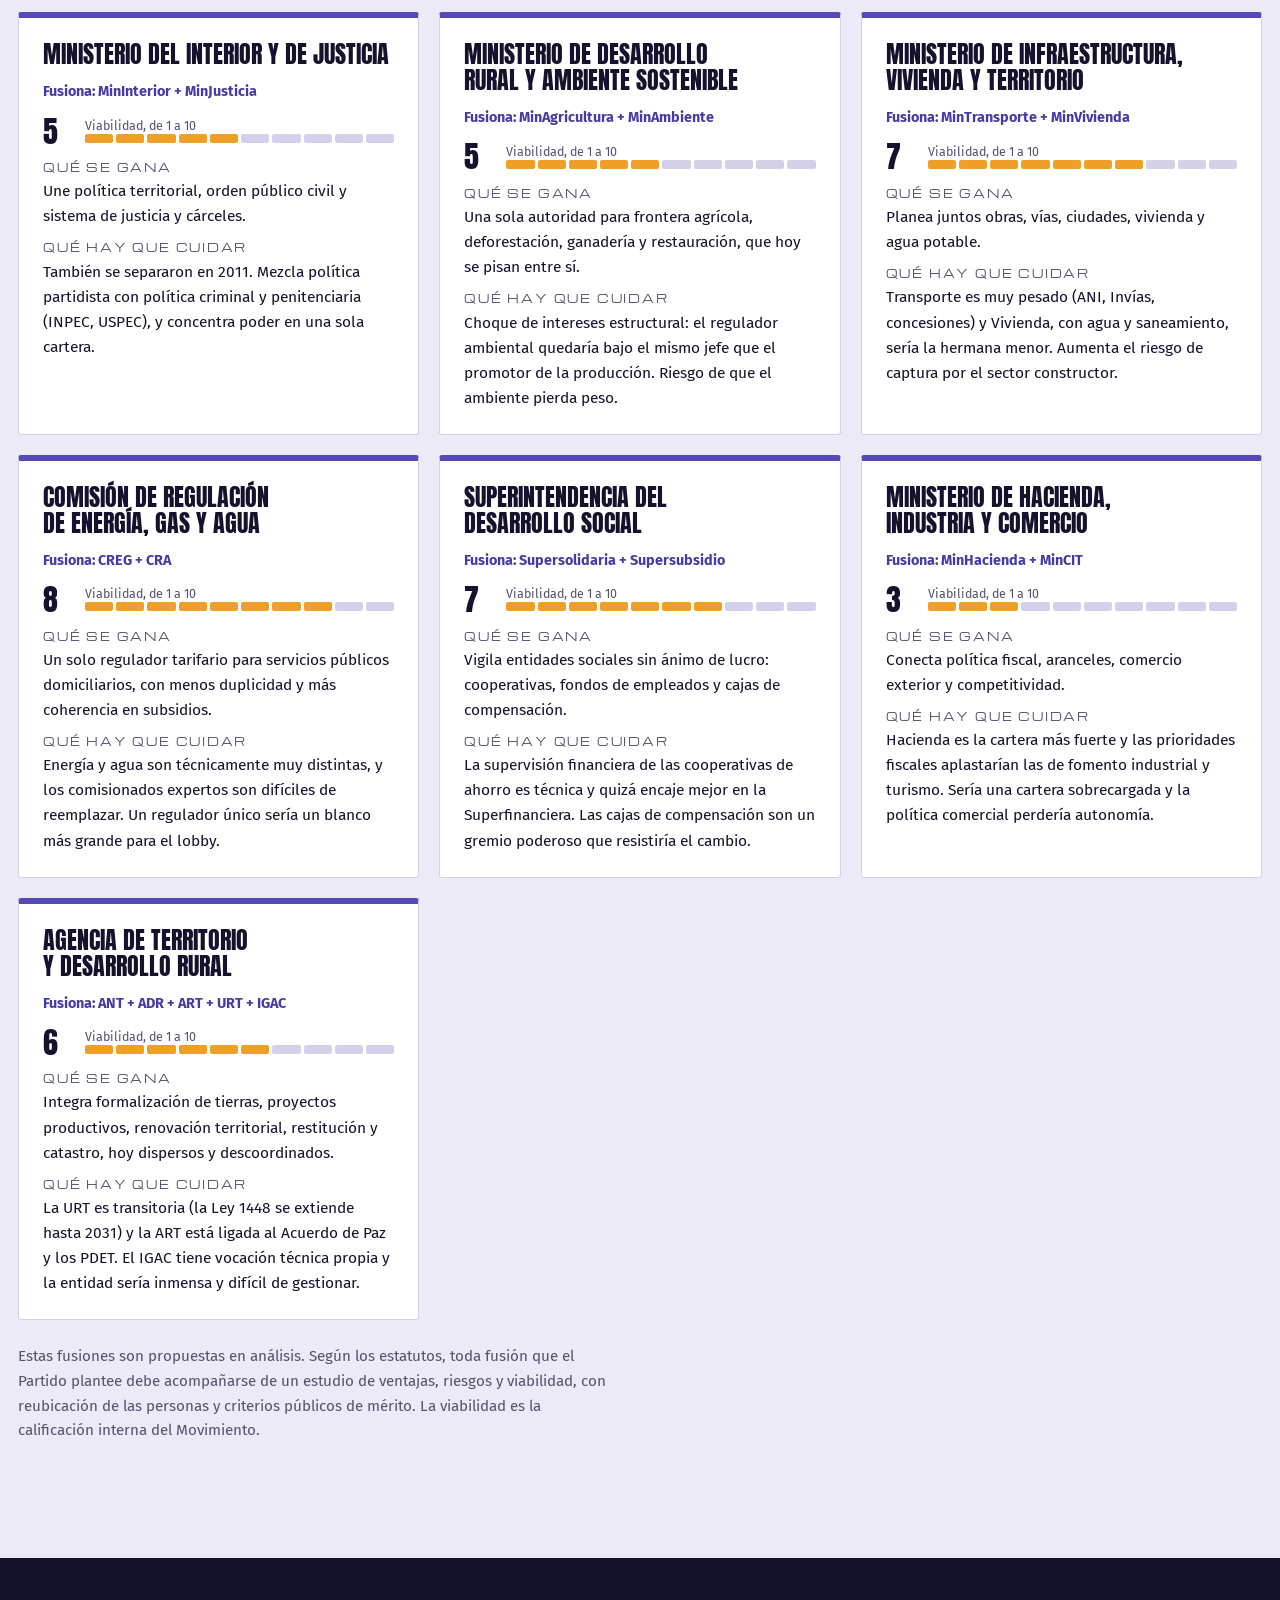
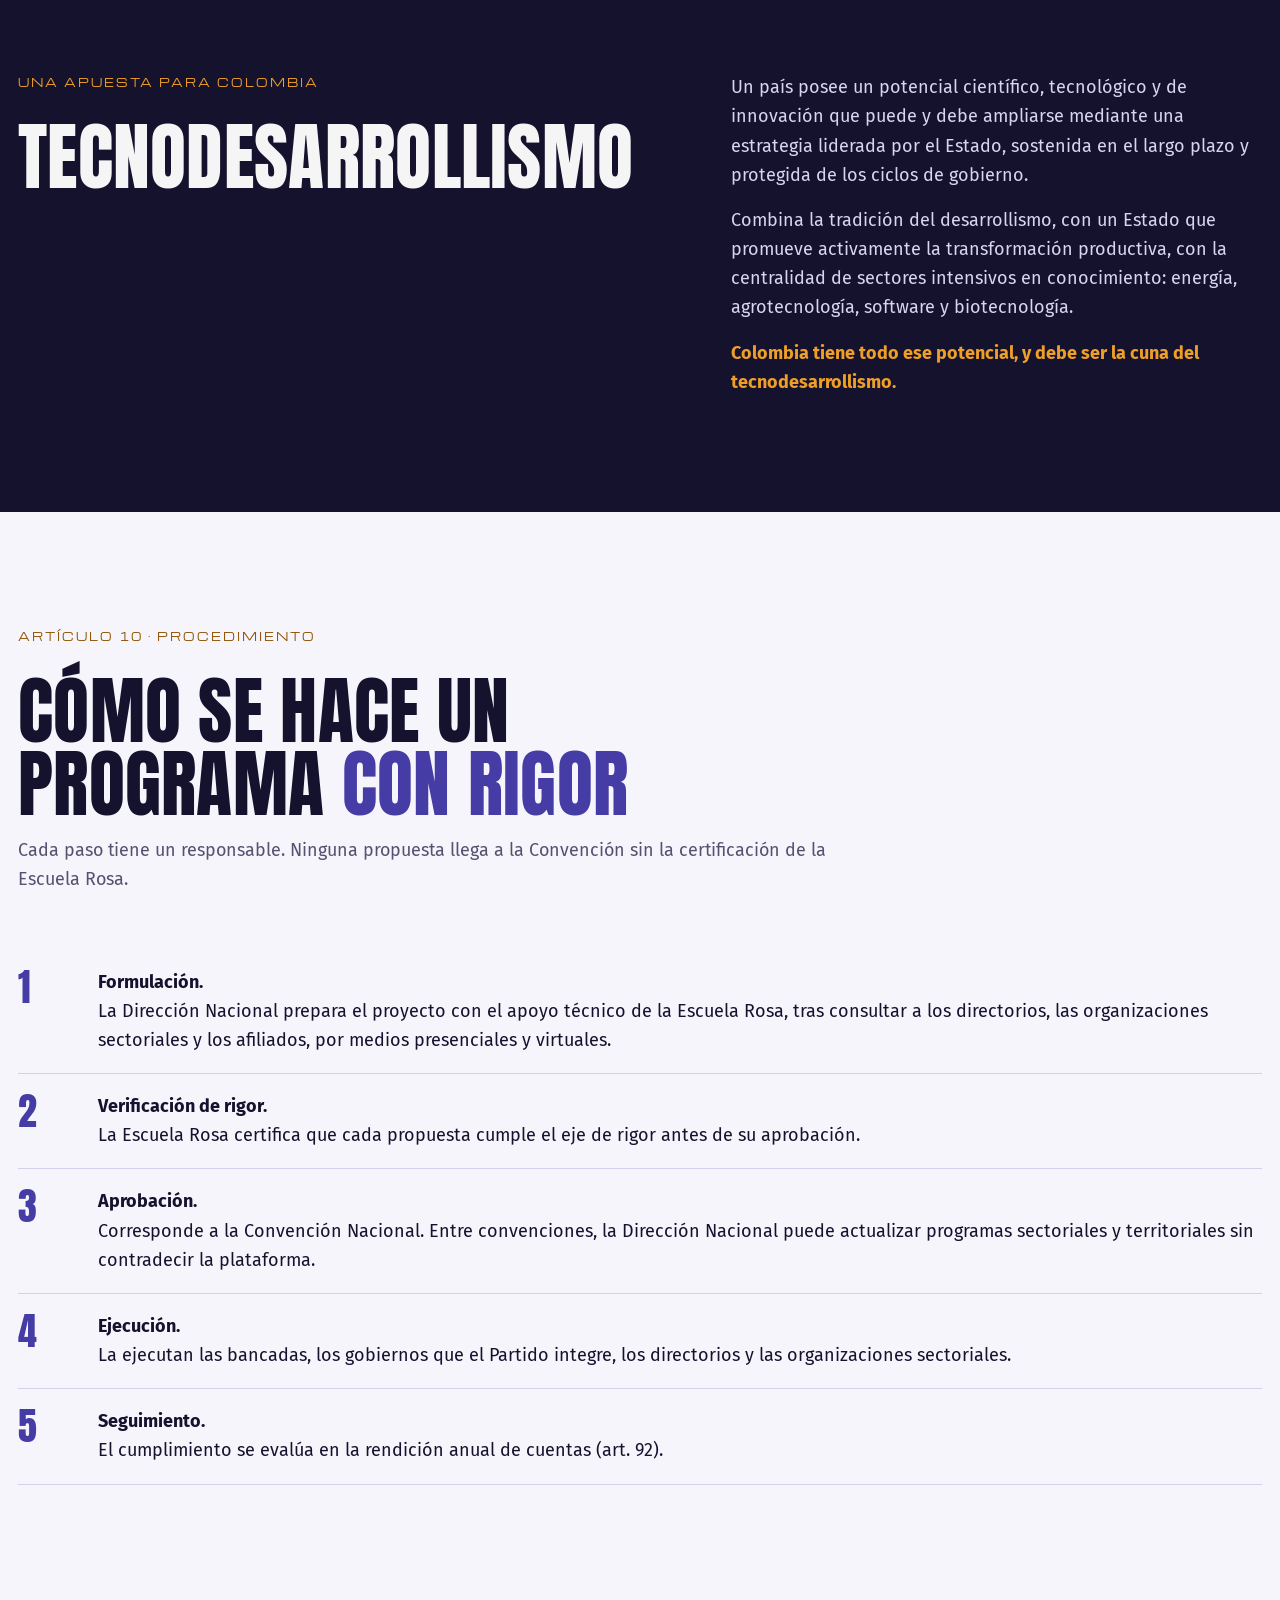
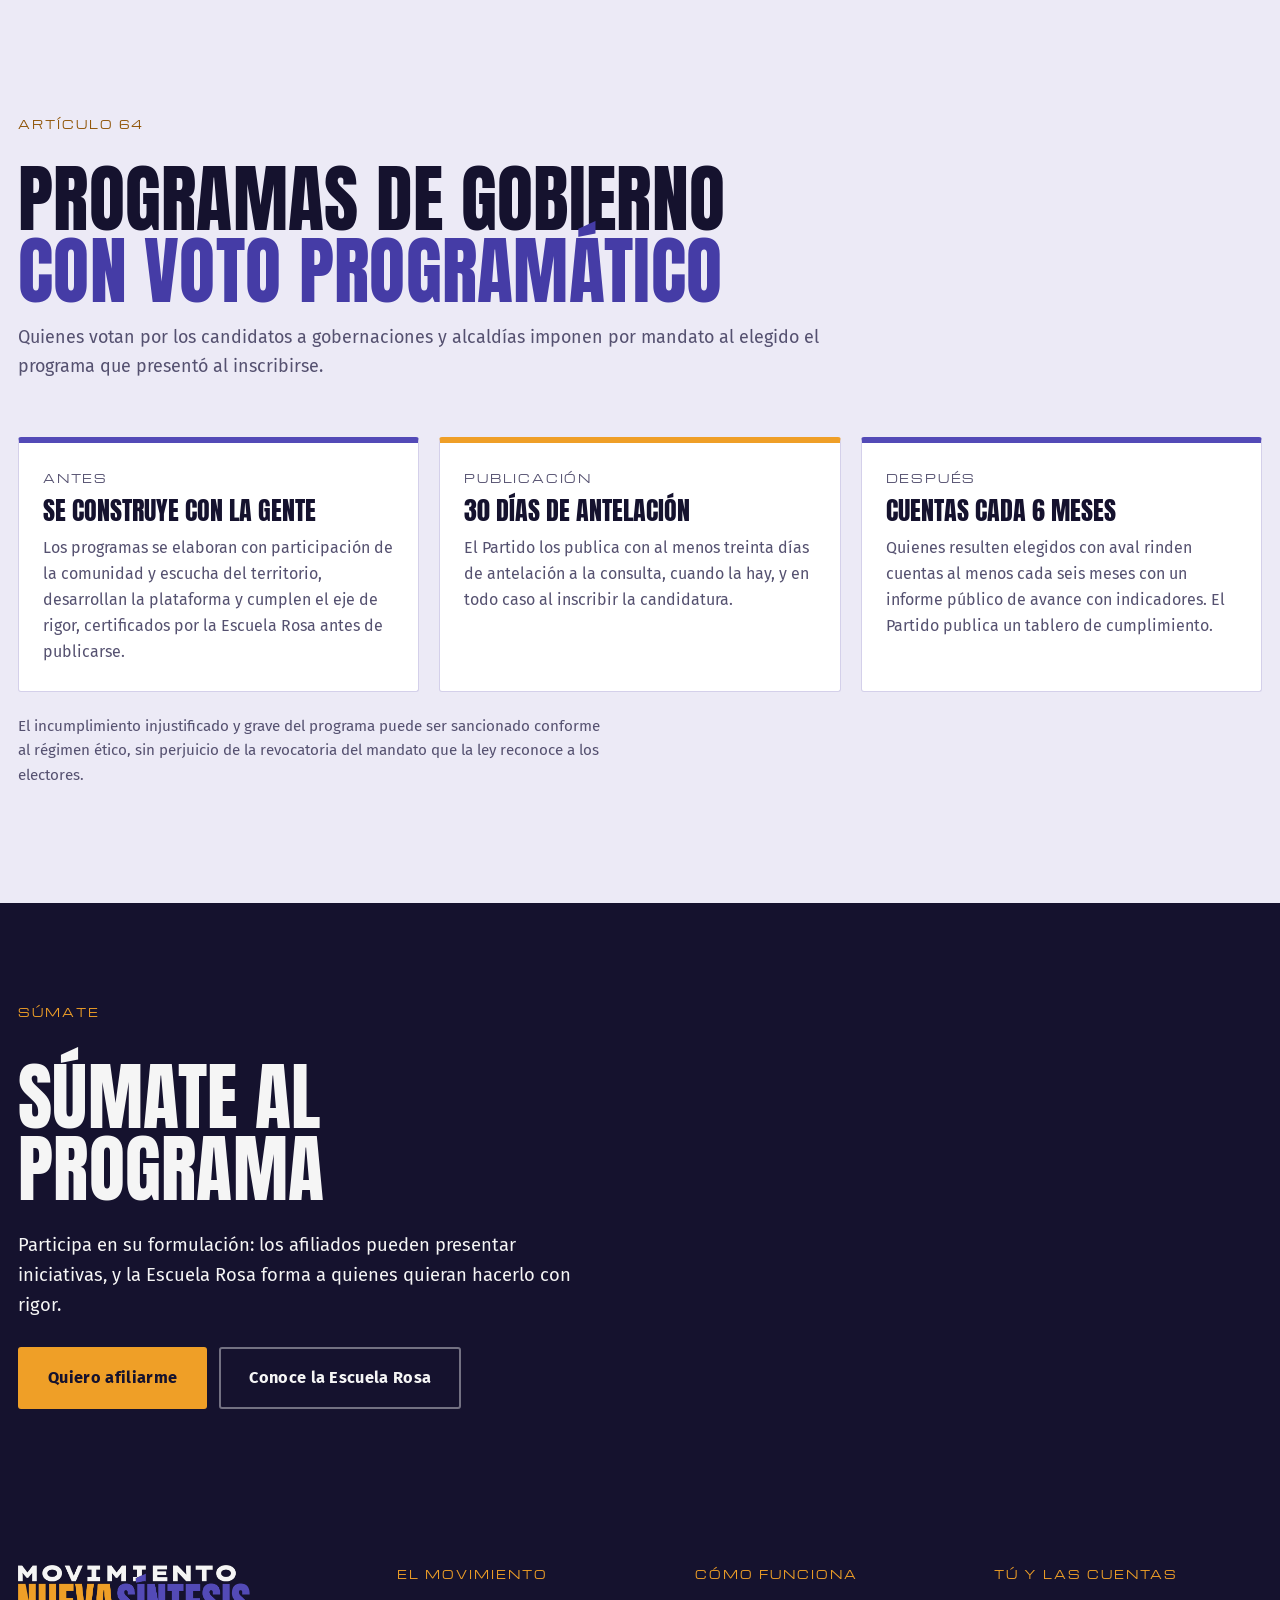
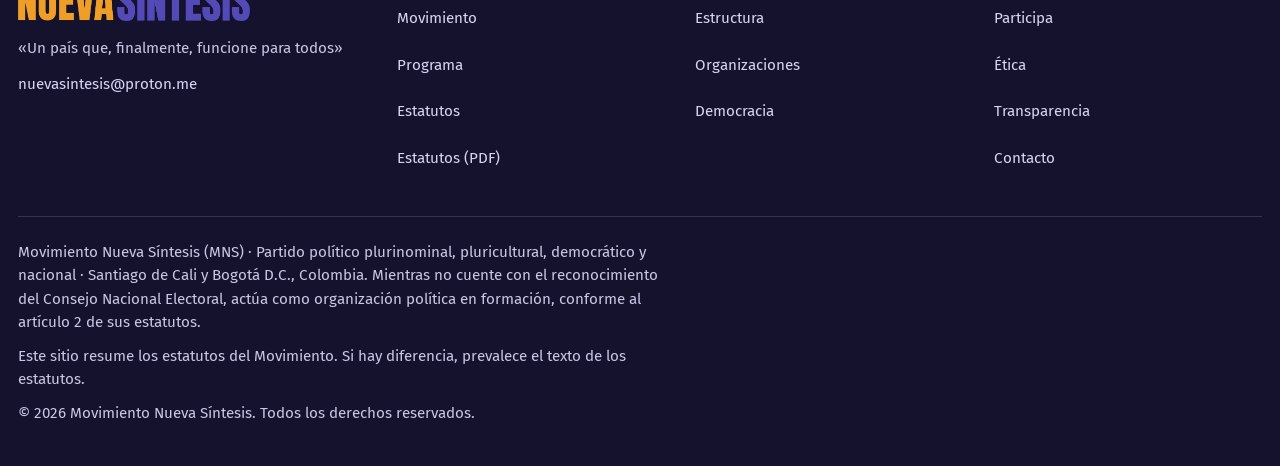
<file: programa.html>
<!doctype html><html lang="es"><head><meta charset="utf-8"><meta name="viewport" content="width=device-width,initial-scale=1,viewport-fit=cover"><title>Programa · Nueva Síntesis</title><meta name="theme-color" content="#15122E"><meta name="description" content="Seis ejes y teoría de la reorganización del Estado."><meta property="og:type" content="website"><meta property="og:locale" content="es_CO"><meta property="og:site_name" content="Movimiento Nueva Síntesis"><meta property="og:title" content="Programa · Nueva Síntesis"><meta property="og:description" content="Seis ejes y teoría de la reorganización del Estado."><link rel="icon" href="favicon.png" type="image/png"><link rel="apple-touch-icon" href="apple-touch-icon.png"><meta name="claude:viewport-fit-sides" content="cover"><link rel="preconnect" href="https://fonts.googleapis.com"><link rel="preconnect" href="https://fonts.gstatic.com" crossorigin><link rel="stylesheet" href="https://fonts.googleapis.com/css2?family=Anton&family=Fira+Sans:wght@400;500;600;700&family=Michroma&display=swap"><link rel="stylesheet" href="styles.css"></head><body><a class="skip" href="#contenido">Ir al contenido</a><header class="hd"><div class="wrap"><a class="brand" href="index.html" aria-label="Movimiento Nueva Síntesis, inicio"><img src="logo.png" alt="Movimiento Nueva Síntesis" width="185" height="45"></a><nav class="nav" aria-label="Principal"><a href="movimiento.html">Movimiento</a><a href="programa.html" aria-current="page">Programa</a><a href="estructura.html">Estructura</a><a href="participa.html">Participa</a><a href="transparencia.html">Transparencia</a></nav><div class="tools"><button class="hbtn" type="button" data-menu-open aria-haspopup="dialog">Menú</button><a class="hcta" href="participa.html#inscripcion" data-sirans>Afíliate</a></div></div><div class="stripe"></div></header><div class="menu" id="menu" hidden role="dialog" aria-modal="true" aria-label="Menú del sitio"><div class="wrap"><div class="top"><img src="logo.png" alt="Movimiento Nueva Síntesis" width="185" height="45" style="height:44px;width:auto"><button class="hbtn" type="button" id="menu-close">Cerrar</button></div><nav class="links" aria-label="Todas las páginas"><a href="index.html"><b>Inicio</b><span>El Movimiento en una página</span></a><a href="movimiento.html"><b>Movimiento</b><span>Quiénes somos, ideario, fines y principios</span></a><a href="programa.html" aria-current="page"><b>Programa</b><span>Seis ejes y teoría de la reorganización</span></a><a href="estructura.html"><b>Estructura</b><span>Órganos nacionales y organización territorial</span></a><a href="organizaciones.html"><b>Organizaciones</b><span>Sectoriales, Escuela Rosa y bancadas</span></a><a href="democracia.html"><b>Democracia</b><span>Síntesis Electoral, consultas y candidaturas</span></a><a href="participa.html"><b>Participa</b><span>Afíliate, derechos y deberes</span></a><a href="etica.html"><b>Ética</b><span>Faltas, sanciones y debido proceso</span></a><a href="transparencia.html"><b>Transparencia</b><span>Cuentas, financiación y rendición</span></a><a href="estatutos.html"><b>Estatutos</b><span>Los 16 capítulos y los 112 artículos</span></a><a href="contacto.html"><b>Contacto</b><span>Sedes, peticiones y denuncias</span></a></nav></div></div><main id="contenido"><div class="phero"><div class="chapno" aria-hidden="true">6</div><div class="wrap"><div class="ref">Artículo 10 · Plataforma programática</div><h1>El <em>programa</em></h1><p class="lede">Seis ejes, una teoría para reorganizar el Estado y un método para que cada propuesta tenga diagnóstico, fuente y ruta de ejecución.</p><nav class="toc" aria-label="En esta página"><a href="#ejes">Seis ejes</a><a href="#reorganizacion">Reorganización</a><a href="#tecno">Tecnodesarrollismo</a><a href="#metodo">Método</a><a href="#mandato">Mandato</a></nav></div></div><div class="stripe"></div><section class="sec " id="ejes"><div class="wrap"><div class="sh"><div class="eyebrow">Artículo 10</div><h2>Seis ejes para un país <span class='i'>que funcione</span></h2><p>Cada eje desarrolla el escorcianismo y orienta las propuestas del Movimiento.</p></div><ol class="ejes"><li class="eje"><span class="n">1</span><h3>Oportunidad</h3><p>Un mercado que produce empleo y un Estado que garantiza derechos. Más que subsidios, oportunidad de producir.</p><ul class="tags"><li>Impuestos progresivos</li><li>Empleo sobre subsidio</li><li>Vivienda</li><li>Salud</li><li>Derechos laborales</li></ul></li><li class="eje"><span class="n">2</span><h3>Seguridad</h3><p>Cero tolerancia con la violencia, la extorsión y la corrupción. Garantías plenas para quien protesta en paz; quien no, se enfrenta a la ley.</p><ul class="tags"><li>Tolerancia cero</li><li>Protesta pacífica</li><li>Protección a líderes sociales</li><li>Sustitución de economías ilegales</li></ul></li><li class="eje"><span class="n">3</span><h3>Rigor</h3><p>Cada propuesta cuenta con un diagnóstico técnico, una fuente verificable y una ruta de ejecución viable dentro del marco constitucional e institucional vigente.</p><ul class="tags"><li>Diagnóstico técnico</li><li>Fuente verificable</li><li>Ruta de ejecución</li></ul></li><li class="eje"><span class="n">4</span><h3>Renovación</h3><p>Una nueva generación de la política limpia, auditable por cualquiera.</p><ul class="tags"><li>Código de ética</li><li>Gobierno abierto</li><li>Democracia interna</li><li>Primarias</li><li>Límites a la reelección</li><li>Paridad y cuota joven</li></ul></li><li class="eje"><span class="n">5</span><h3>Cercanía</h3><p>Un Estado presente en todo el territorio, no solo donde hoy hay gobierno si hay un plantón.</p><ul class="tags"><li>Ventanillas únicas</li><li>Justicia móvil</li><li>Gobierno electrónico con conectividad</li><li>Funcionarios con permanencia</li></ul></li><li class="eje"><span class="n">6</span><h3>Futuro</h3><p>Tecnología, industria verde y ambiente como motores de crecimiento. Una economía que crece con conocimiento y con la naturaleza de nuestro lado.</p><ul class="tags"><li>Tecnología</li><li>Industria verde</li><li>Ambiente</li></ul></li></ol><div class="versus"><div><b>Seguridad</b><p>Es lo que el Estado hace <strong>contra</strong> algo: crimen, violencia, corrupción armada.</p></div><div><b>Cercanía</b><p>Es lo que el Estado hace <strong>para</strong> alguien: servicios, trámites, justicia, atención.</p></div></div></div></section><section class="sec alt" id="reorganizacion"><div class="wrap"><div class="sh"><div class="eyebrow">Teoría de la reorganización</div><h2>Ni menos Estado ni más Estado. <span class='i'>Mejor organizado.</span></h2><p>En Colombia hay demasiados ministerios, y varios tienen las mismas competencias o podrían sumarse. La solución es más sencilla de lo que parece: fusionar. No para acabar con empleos en masa, sino para hacerlos avanzar, y si alguno debe terminar, para que valga la pena. ¿Competitividad? Sí. ¿Generación de empleo? Sí. ¿Cuál es el problema?</p></div><div class="triad"><div><small>La derecha habla de</small><b>Reducir</b></div><div><small>La izquierda habla de</small><b>Aumentar</b></div><div><small>Nueva Síntesis habla de</small><b>Reorganizar</b></div></div><div class="toolbar"><span>Ordenar por</span><button class="seg" type="button" data-sort="orden" aria-pressed="true">Orden del documento</button><button class="seg" type="button" data-sort="via" aria-pressed="false">Mayor viabilidad</button></div><div class="mergers" id="mergers"></div><p class="note" style="margin-top:24px">Estas fusiones son propuestas en análisis. Según los estatutos, toda fusión que el Partido plantee debe acompañarse de un estudio de ventajas, riesgos y viabilidad, con reubicación de las personas y criterios públicos de mérito. La viabilidad es la calificación interna del Movimiento.</p></div></section><section class="sec band-n" id="tecno"><div class="wrap"><div class="two"><div class="sh" style="margin-bottom:0"><div class="eyebrow">Una apuesta para Colombia</div><h2>Tecnodesarrollismo</h2></div><div class="prose" style="color:#D8D5F2"><p>Un país posee un potencial científico, tecnológico y de innovación que puede y debe ampliarse mediante una estrategia liderada por el Estado, sostenida en el largo plazo y protegida de los ciclos de gobierno.</p><p>Combina la tradición del desarrollismo, con un Estado que promueve activamente la transformación productiva, con la centralidad de sectores intensivos en conocimiento: energía, agrotecnología, software y biotecnología.</p><p><strong style="color:var(--orange)">Colombia tiene todo ese potencial, y debe ser la cuna del tecnodesarrollismo.</strong></p></div></div></div></section><section class="sec " id="metodo"><div class="wrap"><div class="sh"><div class="eyebrow">Artículo 10 · Procedimiento</div><h2>Cómo se hace un programa <span class='i'>con rigor</span></h2><p>Cada paso tiene un responsable. Ninguna propuesta llega a la Convención sin la certificación de la Escuela Rosa.</p></div><ol class="steps"><li><span><b>Formulación.</b> La Dirección Nacional prepara el proyecto con el apoyo técnico de la Escuela Rosa, tras consultar a los directorios, las organizaciones sectoriales y los afiliados, por medios presenciales y virtuales.</span></li><li><span><b>Verificación de rigor.</b> La Escuela Rosa certifica que cada propuesta cumple el eje de rigor antes de su aprobación.</span></li><li><span><b>Aprobación.</b> Corresponde a la Convención Nacional. Entre convenciones, la Dirección Nacional puede actualizar programas sectoriales y territoriales sin contradecir la plataforma.</span></li><li><span><b>Ejecución.</b> La ejecutan las bancadas, los gobiernos que el Partido integre, los directorios y las organizaciones sectoriales.</span></li><li><span><b>Seguimiento.</b> El cumplimiento se evalúa en la rendición anual de cuentas (art. 92).</span></li></ol></div></section><section class="sec alt" id="mandato"><div class="wrap"><div class="sh"><div class="eyebrow">Artículo 64</div><h2>Programas de gobierno <span class='i'>con voto programático</span></h2><p>Quienes votan por los candidatos a gobernaciones y alcaldías imponen por mandato al elegido el programa que presentó al inscribirse.</p></div><div class="cards c3"><article class="card"><small>Antes</small><h3>Se construye con la gente</h3><p>Los programas se elaboran con participación de la comunidad y escucha del territorio, desarrollan la plataforma y cumplen el eje de rigor, certificados por la Escuela Rosa antes de publicarse.</p></article><article class="card"><small>Publicación</small><h3>30 días de antelación</h3><p>El Partido los publica con al menos treinta días de antelación a la consulta, cuando la hay, y en todo caso al inscribir la candidatura.</p></article><article class="card"><small>Después</small><h3>Cuentas cada 6 meses</h3><p>Quienes resulten elegidos con aval rinden cuentas al menos cada seis meses con un informe público de avance con indicadores. El Partido publica un tablero de cumplimiento.</p></article></div><p class="note" style="margin-top:22px">El incumplimiento injustificado y grave del programa puede ser sancionado conforme al régimen ético, sin perjuicio de la revocatoria del mandato que la ley reconoce a los electores.</p></div></section><section class="cta-band band-n"><div class="wrap"><div class="eyebrow">Súmate</div><h2>Súmate al programa</h2><p style="max-width:56ch;font-size:1.15rem">Participa en su formulación: los afiliados pueden presentar iniciativas, y la Escuela Rosa forma a quienes quieran hacerlo con rigor.</p><div class="btns"><a class="btn btn-o" href="participa.html#inscripcion" data-sirans>Quiero afiliarme</a><a class="btn btn-g" href="organizaciones.html">Conoce la Escuela Rosa</a></div></div></section></main><footer class="ft"><div class="wrap"><div class="cols"><div><img src="logo.png" alt="Movimiento Nueva Síntesis" width="235" height="56"><p style="margin-top:16px">«Un país que, finalmente, funcione para todos»</p><p><a style="display:inline-block;padding:12px 0;min-height:44px" href="mailto:nuevasintesis@proton.me">nuevasintesis@proton.me</a></p></div><div><h4>El Movimiento</h4><ul><li><a href="movimiento.html">Movimiento</a></li><li><a href="programa.html">Programa</a></li><li><a href="estatutos.html">Estatutos</a></li><li><a href="estatutos-movimiento-nueva-sintesis.pdf" target="_blank" rel="noopener">Estatutos (PDF)</a></li></ul></div><div><h4>Cómo funciona</h4><ul><li><a href="estructura.html">Estructura</a></li><li><a href="organizaciones.html">Organizaciones</a></li><li><a href="democracia.html">Democracia</a></li></ul></div><div><h4>Tú y las cuentas</h4><ul><li><a href="participa.html">Participa</a></li><li><a href="etica.html">Ética</a></li><li><a href="transparencia.html">Transparencia</a></li><li><a href="contacto.html">Contacto</a></li></ul></div></div><div class="legal"><p>Movimiento Nueva Síntesis (MNS) · Partido político plurinominal, pluricultural, democrático y nacional · Santiago de Cali y Bogotá D.C., Colombia. Mientras no cuente con el reconocimiento del Consejo Nacional Electoral, actúa como organización política en formación, conforme al artículo 2 de sus estatutos.</p><p>Este sitio resume los estatutos del Movimiento. Si hay diferencia, prevalece el texto de los estatutos.</p><p>© <span id="y">2026</span> Movimiento Nueva Síntesis. Todos los derechos reservados.</p></div></div></footer><div class="dock"><button class="hbtn" type="button" data-menu-open>Menú</button><a class="hcta" href="participa.html#inscripcion" data-sirans>Quiero afiliarme</a></div><script src="config.js"></script><script src="site.js"></script></body></html>
</file>
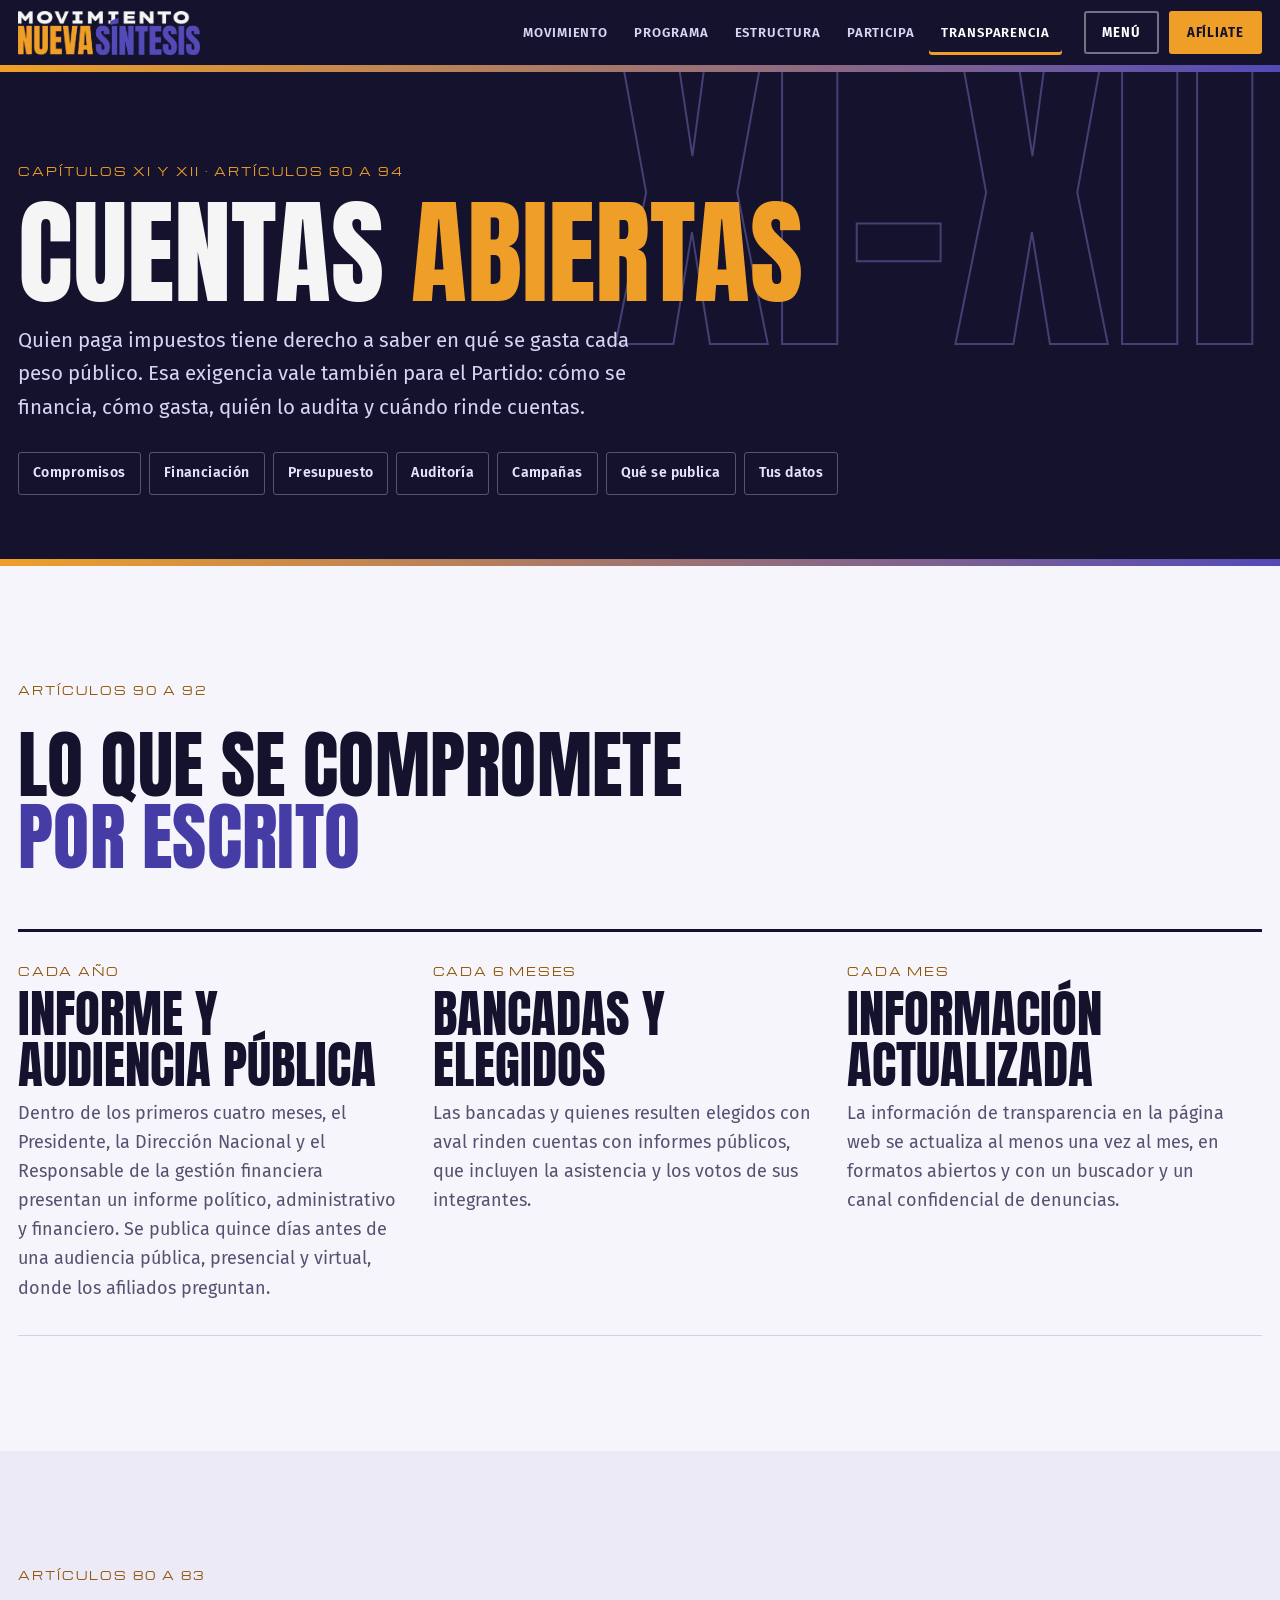
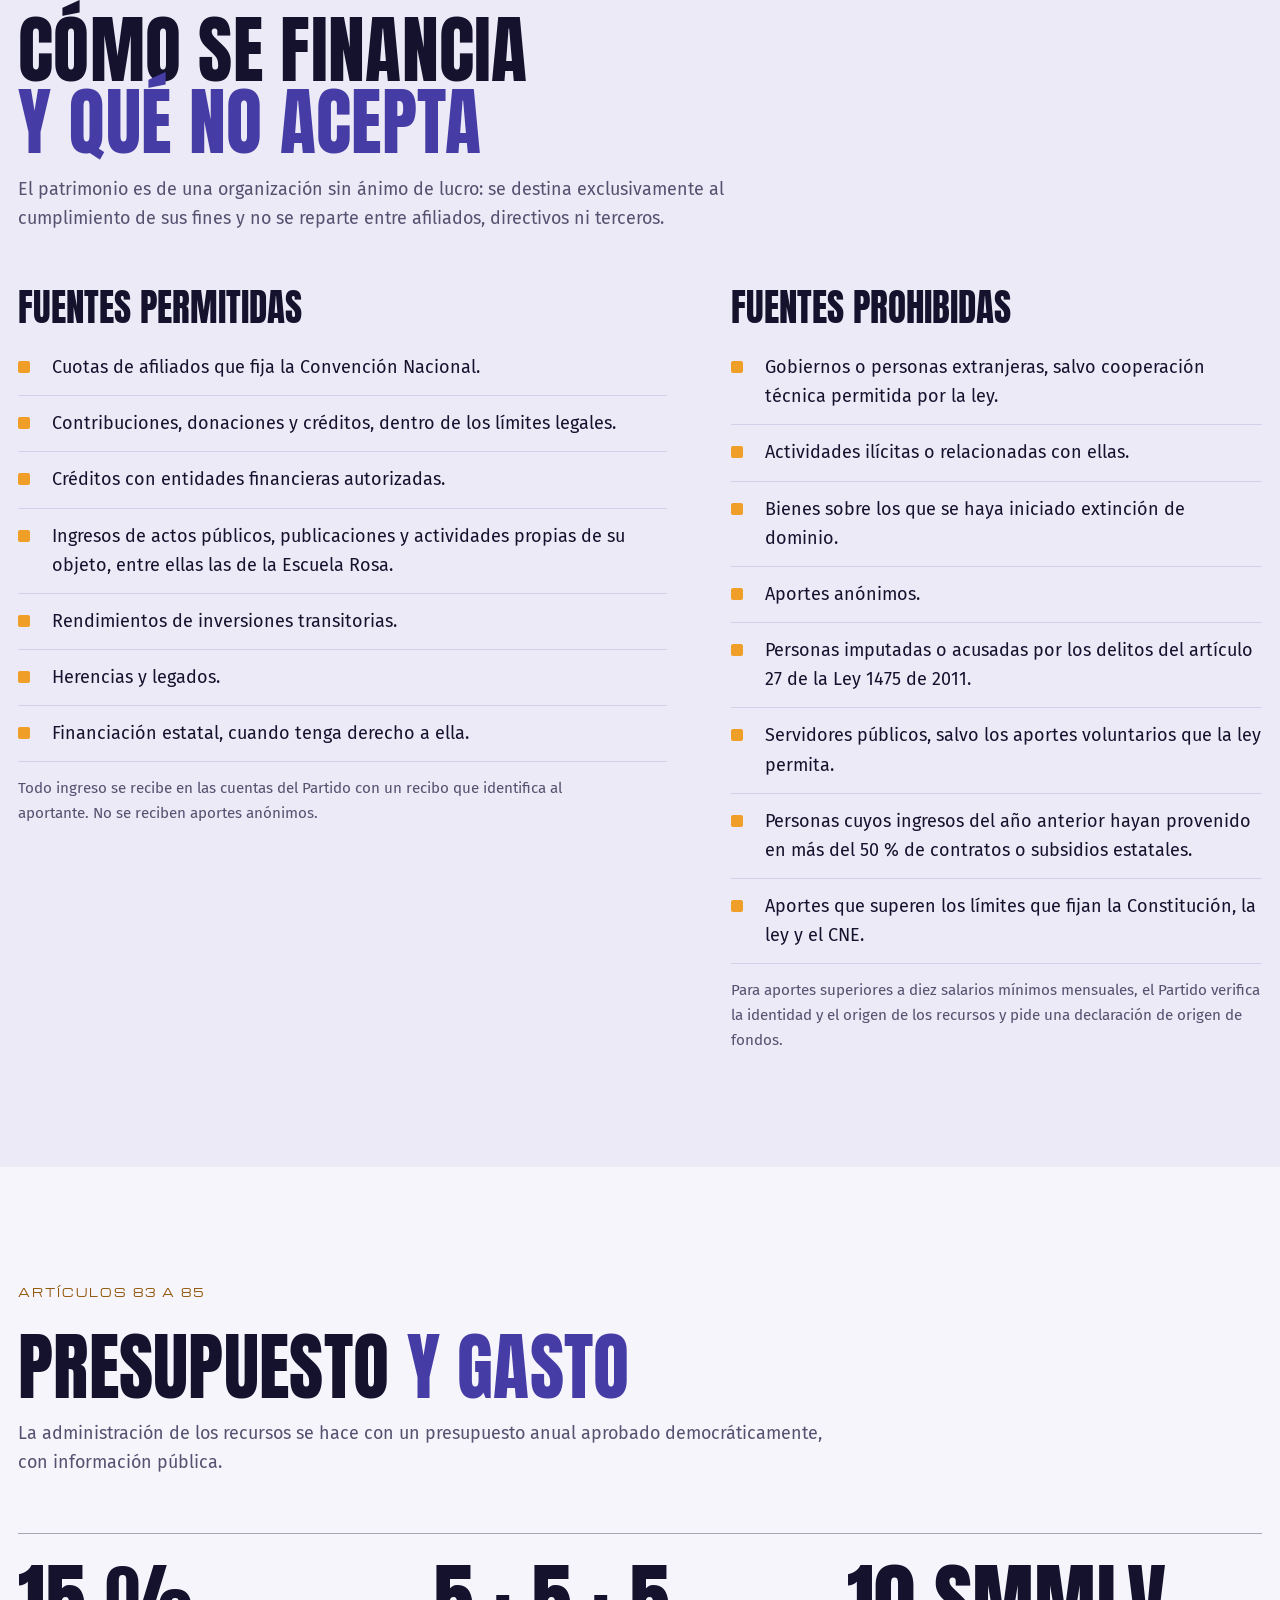
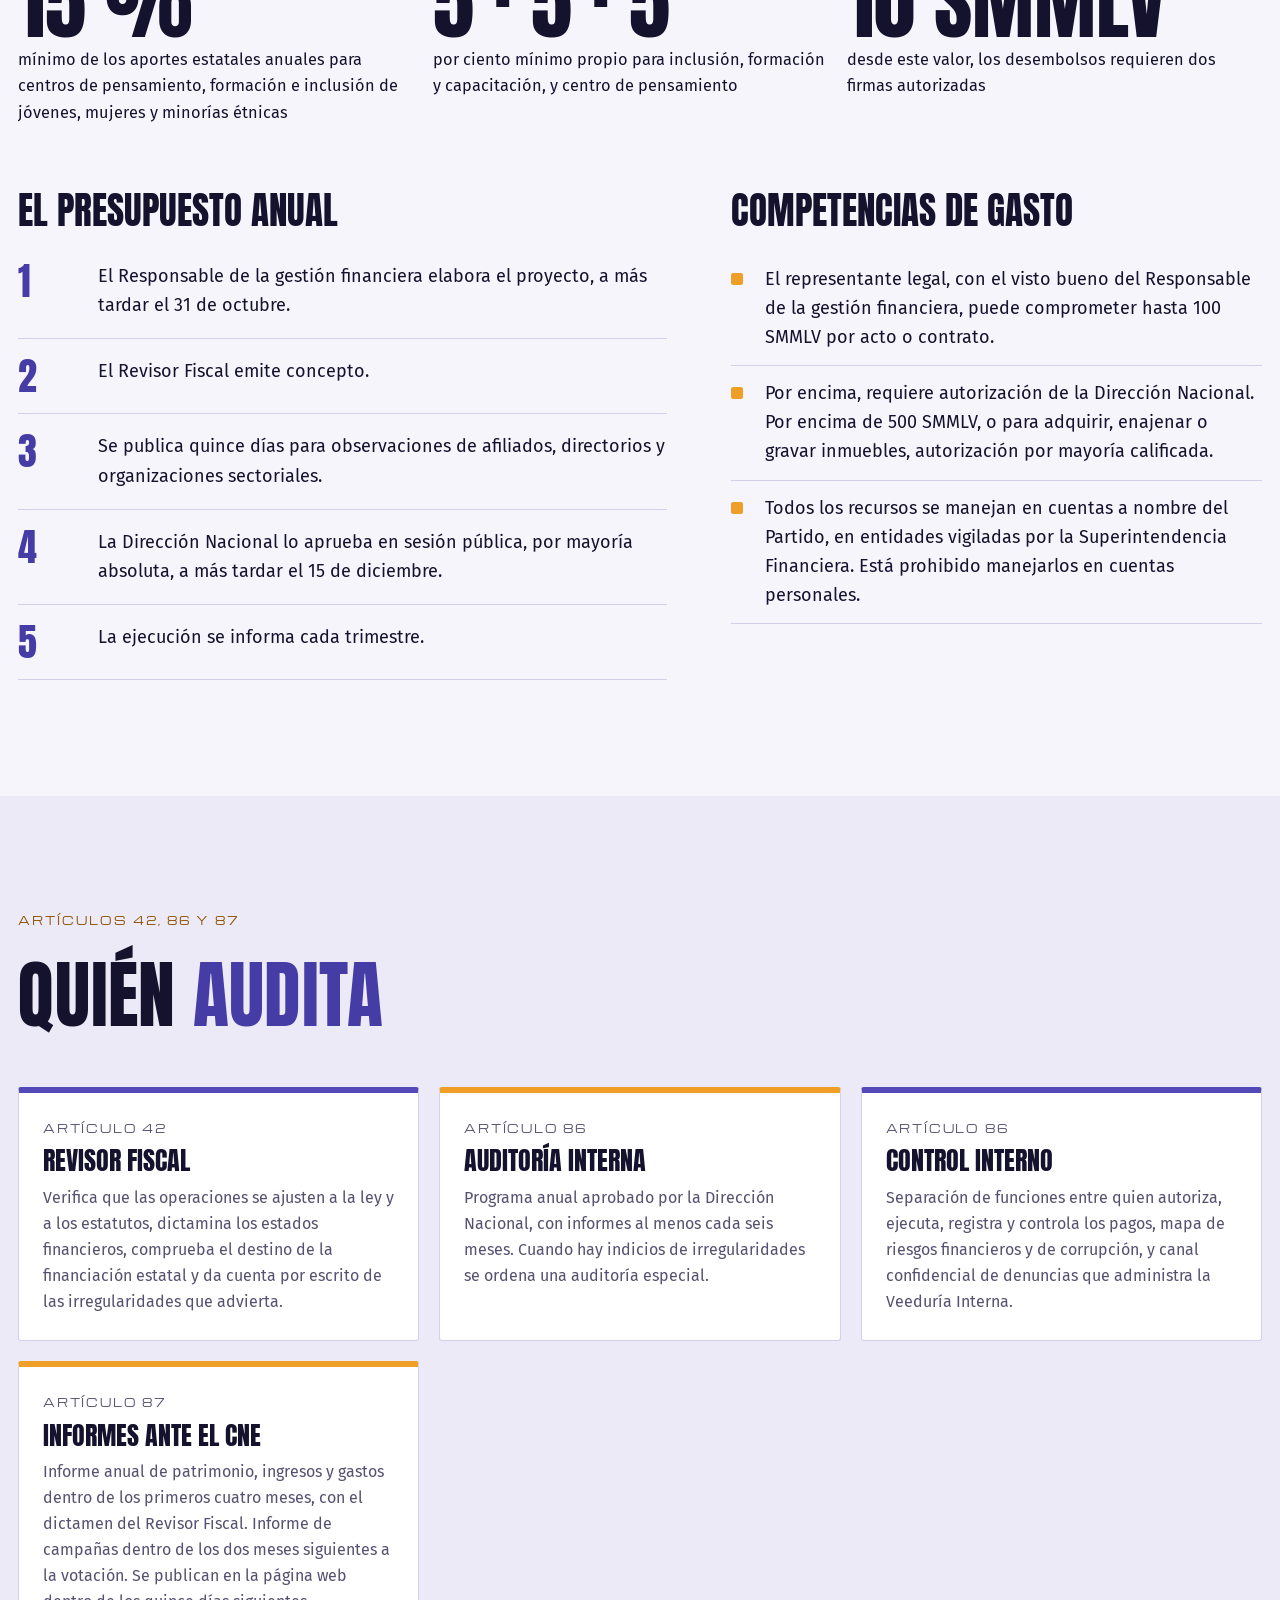
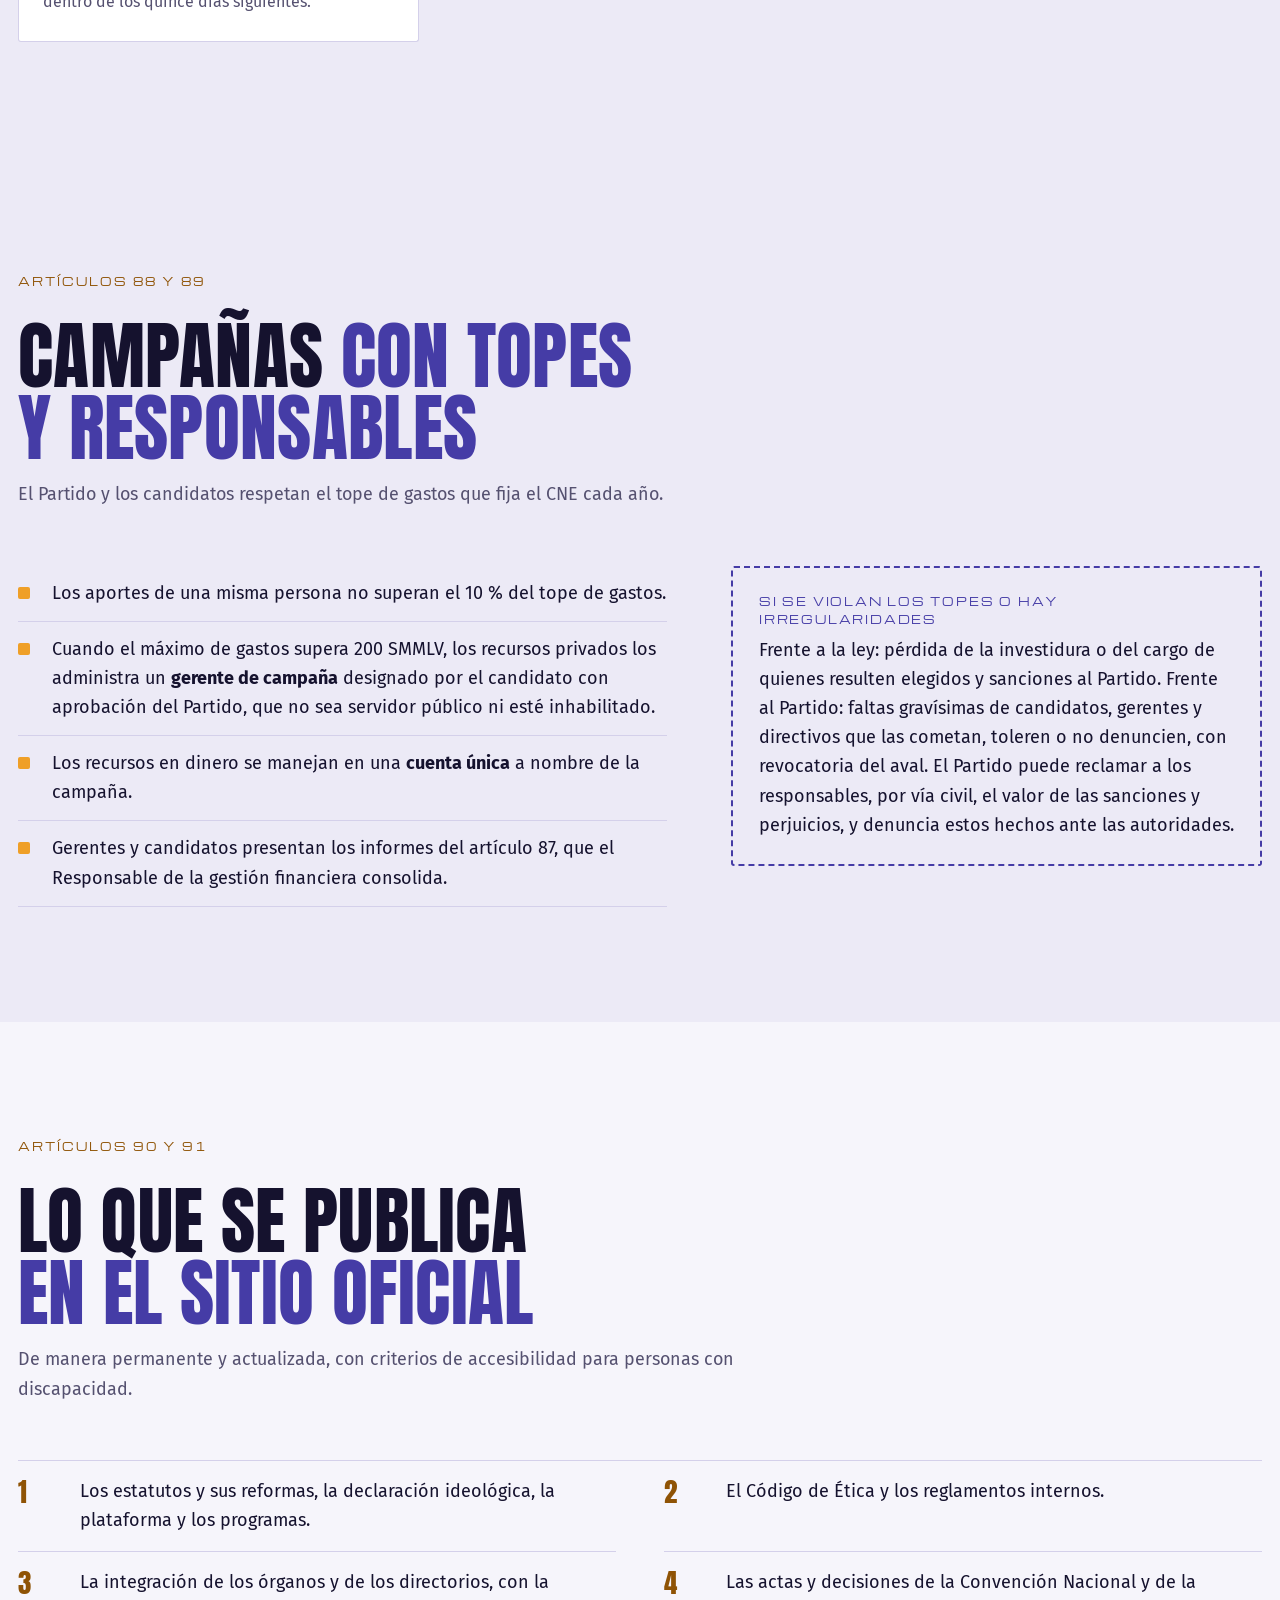
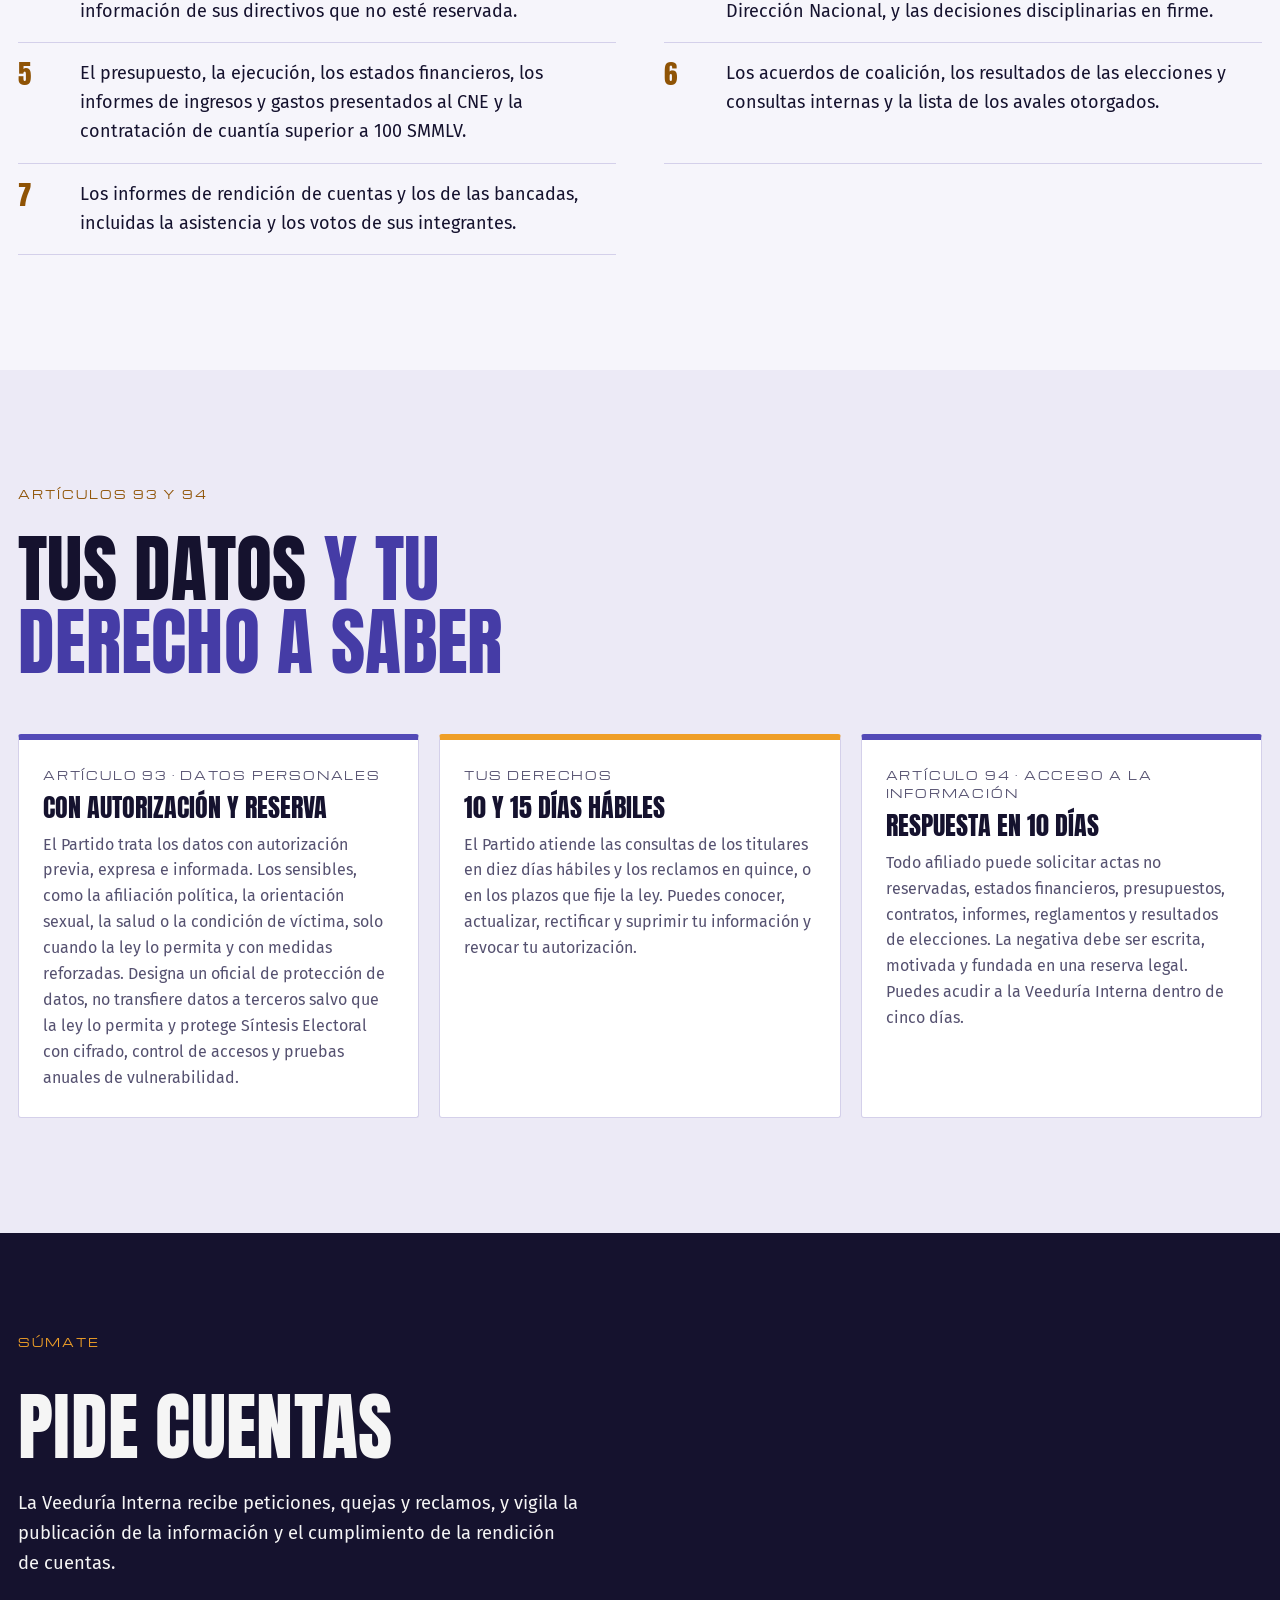
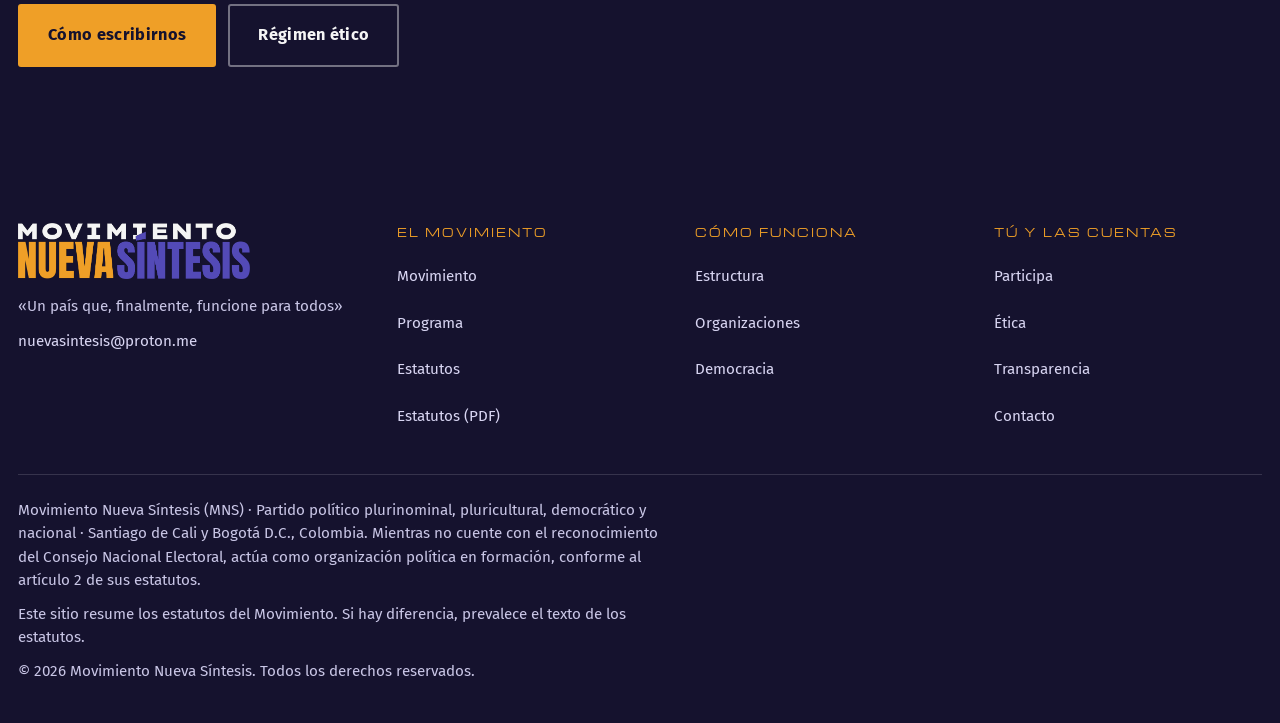
<file: transparencia.html>
<!doctype html><html lang="es"><head><meta charset="utf-8"><meta name="viewport" content="width=device-width,initial-scale=1,viewport-fit=cover"><title>Transparencia · Nueva Síntesis</title><meta name="theme-color" content="#15122E"><meta name="description" content="Financiación, auditoría y rendición de cuentas."><meta property="og:type" content="website"><meta property="og:locale" content="es_CO"><meta property="og:site_name" content="Movimiento Nueva Síntesis"><meta property="og:title" content="Transparencia · Nueva Síntesis"><meta property="og:description" content="Financiación, auditoría y rendición de cuentas."><link rel="icon" href="favicon.png" type="image/png"><link rel="apple-touch-icon" href="apple-touch-icon.png"><meta name="claude:viewport-fit-sides" content="cover"><link rel="preconnect" href="https://fonts.googleapis.com"><link rel="preconnect" href="https://fonts.gstatic.com" crossorigin><link rel="stylesheet" href="https://fonts.googleapis.com/css2?family=Anton&family=Fira+Sans:wght@400;500;600;700&family=Michroma&display=swap"><link rel="stylesheet" href="styles.css"></head><body><a class="skip" href="#contenido">Ir al contenido</a><header class="hd"><div class="wrap"><a class="brand" href="index.html" aria-label="Movimiento Nueva Síntesis, inicio"><img src="logo.png" alt="Movimiento Nueva Síntesis" width="185" height="45"></a><nav class="nav" aria-label="Principal"><a href="movimiento.html">Movimiento</a><a href="programa.html">Programa</a><a href="estructura.html">Estructura</a><a href="participa.html">Participa</a><a href="transparencia.html" aria-current="page">Transparencia</a></nav><div class="tools"><button class="hbtn" type="button" data-menu-open aria-haspopup="dialog">Menú</button><a class="hcta" href="participa.html#inscripcion" data-sirans>Afíliate</a></div></div><div class="stripe"></div></header><div class="menu" id="menu" hidden role="dialog" aria-modal="true" aria-label="Menú del sitio"><div class="wrap"><div class="top"><img src="logo.png" alt="Movimiento Nueva Síntesis" width="185" height="45" style="height:44px;width:auto"><button class="hbtn" type="button" id="menu-close">Cerrar</button></div><nav class="links" aria-label="Todas las páginas"><a href="index.html"><b>Inicio</b><span>El Movimiento en una página</span></a><a href="movimiento.html"><b>Movimiento</b><span>Quiénes somos, ideario, fines y principios</span></a><a href="programa.html"><b>Programa</b><span>Seis ejes y teoría de la reorganización</span></a><a href="estructura.html"><b>Estructura</b><span>Órganos nacionales y organización territorial</span></a><a href="organizaciones.html"><b>Organizaciones</b><span>Sectoriales, Escuela Rosa y bancadas</span></a><a href="democracia.html"><b>Democracia</b><span>Síntesis Electoral, consultas y candidaturas</span></a><a href="participa.html"><b>Participa</b><span>Afíliate, derechos y deberes</span></a><a href="etica.html"><b>Ética</b><span>Faltas, sanciones y debido proceso</span></a><a href="transparencia.html" aria-current="page"><b>Transparencia</b><span>Cuentas, financiación y rendición</span></a><a href="estatutos.html"><b>Estatutos</b><span>Los 16 capítulos y los 112 artículos</span></a><a href="contacto.html"><b>Contacto</b><span>Sedes, peticiones y denuncias</span></a></nav></div></div><main id="contenido"><div class="phero"><div class="chapno" aria-hidden="true">XI–XII</div><div class="wrap"><div class="ref">Capítulos XI y XII · Artículos 80 a 94</div><h1>Cuentas <em>abiertas</em></h1><p class="lede">Quien paga impuestos tiene derecho a saber en qué se gasta cada peso público. Esa exigencia vale también para el Partido: cómo se financia, cómo gasta, quién lo audita y cuándo rinde cuentas.</p><nav class="toc" aria-label="En esta página"><a href="#compromisos">Compromisos</a><a href="#financiacion">Financiación</a><a href="#gasto">Presupuesto</a><a href="#control">Auditoría</a><a href="#campanas">Campañas</a><a href="#publica">Qué se publica</a><a href="#datos">Tus datos</a></nav></div></div><div class="stripe"></div><section class="sec " id="compromisos"><div class="wrap"><div class="sh"><div class="eyebrow">Artículos 90 a 92</div><h2>Lo que se compromete <span class='i'>por escrito</span></h2></div><div class="tiles"><div class="tile"><span class="k">Cada año</span><b>Informe y audiencia pública</b><p>Dentro de los primeros cuatro meses, el Presidente, la Dirección Nacional y el Responsable de la gestión financiera presentan un informe político, administrativo y financiero. Se publica quince días antes de una audiencia pública, presencial y virtual, donde los afiliados preguntan.</p></div><div class="tile"><span class="k">Cada 6 meses</span><b>Bancadas y elegidos</b><p>Las bancadas y quienes resulten elegidos con aval rinden cuentas con informes públicos, que incluyen la asistencia y los votos de sus integrantes.</p></div><div class="tile"><span class="k">Cada mes</span><b>Información actualizada</b><p>La información de transparencia en la página web se actualiza al menos una vez al mes, en formatos abiertos y con un buscador y un canal confidencial de denuncias.</p></div></div></div></section><section class="sec alt" id="financiacion"><div class="wrap"><div class="sh"><div class="eyebrow">Artículos 80 a 83</div><h2>Cómo se financia <span class='i'>y qué no acepta</span></h2><p>El patrimonio es de una organización sin ánimo de lucro: se destina exclusivamente al cumplimiento de sus fines y no se reparte entre afiliados, directivos ni terceros.</p></div><div class="two"><div><h3 class="t" style="margin-bottom:14px">Fuentes permitidas</h3><ul class="checks"><li><span>Cuotas de afiliados que fija la Convención Nacional.</span></li><li><span>Contribuciones, donaciones y créditos, dentro de los límites legales.</span></li><li><span>Créditos con entidades financieras autorizadas.</span></li><li><span>Ingresos de actos públicos, publicaciones y actividades propias de su objeto, entre ellas las de la Escuela Rosa.</span></li><li><span>Rendimientos de inversiones transitorias.</span></li><li><span>Herencias y legados.</span></li><li><span>Financiación estatal, cuando tenga derecho a ella.</span></li></ul><p class="note" style="margin-top:14px">Todo ingreso se recibe en las cuentas del Partido con un recibo que identifica al aportante. No se reciben aportes anónimos.</p></div><div><h3 class="t" style="margin-bottom:14px">Fuentes prohibidas</h3><ul class="checks"><li><span>Gobiernos o personas extranjeras, salvo cooperación técnica permitida por la ley.</span></li><li><span>Actividades ilícitas o relacionadas con ellas.</span></li><li><span>Bienes sobre los que se haya iniciado extinción de dominio.</span></li><li><span>Aportes anónimos.</span></li><li><span>Personas imputadas o acusadas por los delitos del artículo 27 de la Ley 1475 de 2011.</span></li><li><span>Servidores públicos, salvo los aportes voluntarios que la ley permita.</span></li><li><span>Personas cuyos ingresos del año anterior hayan provenido en más del 50 % de contratos o subsidios estatales.</span></li><li><span>Aportes que superen los límites que fijan la Constitución, la ley y el CNE.</span></li></ul><p class="note" style="margin-top:14px">Para aportes superiores a diez salarios mínimos mensuales, el Partido verifica la identidad y el origen de los recursos y pide una declaración de origen de fondos.</p></div></div></div></section><section class="sec " id="gasto"><div class="wrap"><div class="sh"><div class="eyebrow">Artículos 83 a 85</div><h2>Presupuesto <span class='i'>y gasto</span></h2><p>La administración de los recursos se hace con un presupuesto anual aprobado democráticamente, con información pública.</p></div><div class="stats" style="border-top-color:rgba(21,18,46,.35)"><div><b>15 %</b><span>mínimo de los aportes estatales anuales para centros de pensamiento, formación e inclusión de jóvenes, mujeres y minorías étnicas</span></div><div><b>5 · 5 · 5</b><span>por ciento mínimo propio para inclusión, formación y capacitación, y centro de pensamiento</span></div><div><b>10 SMMLV</b><span>desde este valor, los desembolsos requieren dos firmas autorizadas</span></div></div><div class="two" style="margin-top:38px"><div><h3 class="t" style="margin-bottom:14px">El presupuesto anual</h3><ol class="steps"><li><span>El Responsable de la gestión financiera elabora el proyecto, a más tardar el 31 de octubre.</span></li><li><span>El Revisor Fiscal emite concepto.</span></li><li><span>Se publica quince días para observaciones de afiliados, directorios y organizaciones sectoriales.</span></li><li><span>La Dirección Nacional lo aprueba en sesión pública, por mayoría absoluta, a más tardar el 15 de diciembre.</span></li><li><span>La ejecución se informa cada trimestre.</span></li></ol></div><div class="stack"><h3 class="t">Competencias de gasto</h3><ul class="checks"><li><span>El representante legal, con el visto bueno del Responsable de la gestión financiera, puede comprometer hasta 100 SMMLV por acto o contrato.</span></li><li><span>Por encima, requiere autorización de la Dirección Nacional. Por encima de 500 SMMLV, o para adquirir, enajenar o gravar inmuebles, autorización por mayoría calificada.</span></li><li><span>Todos los recursos se manejan en cuentas a nombre del Partido, en entidades vigiladas por la Superintendencia Financiera. Está prohibido manejarlos en cuentas personales.</span></li></ul></div></div></div></section><section class="sec alt" id="control"><div class="wrap"><div class="sh"><div class="eyebrow">Artículos 42, 86 y 87</div><h2>Quién <span class='i'>audita</span></h2></div><div class="cards c3"><article class="card"><small>Artículo 42</small><h3>Revisor Fiscal</h3><p>Verifica que las operaciones se ajusten a la ley y a los estatutos, dictamina los estados financieros, comprueba el destino de la financiación estatal y da cuenta por escrito de las irregularidades que advierta.</p></article><article class="card"><small>Artículo 86</small><h3>Auditoría interna</h3><p>Programa anual aprobado por la Dirección Nacional, con informes al menos cada seis meses. Cuando hay indicios de irregularidades se ordena una auditoría especial.</p></article><article class="card"><small>Artículo 86</small><h3>Control interno</h3><p>Separación de funciones entre quien autoriza, ejecuta, registra y controla los pagos, mapa de riesgos financieros y de corrupción, y canal confidencial de denuncias que administra la Veeduría Interna.</p></article><article class="card"><small>Artículo 87</small><h3>Informes ante el CNE</h3><p>Informe anual de patrimonio, ingresos y gastos dentro de los primeros cuatro meses, con el dictamen del Revisor Fiscal. Informe de campañas dentro de los dos meses siguientes a la votación. Se publican en la página web dentro de los quince días siguientes.</p></article></div></div></section><section class="sec alt" id="campanas"><div class="wrap"><div class="sh"><div class="eyebrow">Artículos 88 y 89</div><h2>Campañas <span class='i'>con topes y responsables</span></h2><p>El Partido y los candidatos respetan el tope de gastos que fija el CNE cada año.</p></div><div class="two"><div><ul class="checks"><li><span>Los aportes de una misma persona no superan el 10 % del tope de gastos.</span></li><li><span>Cuando el máximo de gastos supera 200 SMMLV, los recursos privados los administra un <strong>gerente de campaña</strong> designado por el candidato con aprobación del Partido, que no sea servidor público ni esté inhabilitado.</span></li><li><span>Los recursos en dinero se manejan en una <strong>cuenta única</strong> a nombre de la campaña.</span></li><li><span>Gerentes y candidatos presentan los informes del artículo 87, que el Responsable de la gestión financiera consolida.</span></li></ul></div><div class="callout"><b>Si se violan los topes o hay irregularidades</b><p>Frente a la ley: pérdida de la investidura o del cargo de quienes resulten elegidos y sanciones al Partido. Frente al Partido: faltas gravísimas de candidatos, gerentes y directivos que las cometan, toleren o no denuncien, con revocatoria del aval. El Partido puede reclamar a los responsables, por vía civil, el valor de las sanciones y perjuicios, y denuncia estos hechos ante las autoridades.</p></div></div></div></section><section class="sec " id="publica"><div class="wrap"><div class="sh"><div class="eyebrow">Artículos 90 y 91</div><h2>Lo que se publica <span class='i'>en el sitio oficial</span></h2><p>De manera permanente y actualizada, con criterios de accesibilidad para personas con discapacidad.</p></div><ol class="nlist cols"><li><span>Los estatutos y sus reformas, la declaración ideológica, la plataforma y los programas.</span></li><li><span>El Código de Ética y los reglamentos internos.</span></li><li><span>La integración de los órganos y de los directorios, con la información de sus directivos que no esté reservada.</span></li><li><span>Las actas y decisiones de la Convención Nacional y de la Dirección Nacional, y las decisiones disciplinarias en firme.</span></li><li><span>El presupuesto, la ejecución, los estados financieros, los informes de ingresos y gastos presentados al CNE y la contratación de cuantía superior a 100 SMMLV.</span></li><li><span>Los acuerdos de coalición, los resultados de las elecciones y consultas internas y la lista de los avales otorgados.</span></li><li><span>Los informes de rendición de cuentas y los de las bancadas, incluidas la asistencia y los votos de sus integrantes.</span></li></ol></div></section><section class="sec alt" id="datos"><div class="wrap"><div class="sh"><div class="eyebrow">Artículos 93 y 94</div><h2>Tus datos <span class='i'>y tu derecho a saber</span></h2></div><div class="cards c3"><article class="card"><small>Artículo 93 · Datos personales</small><h3>Con autorización y reserva</h3><p>El Partido trata los datos con autorización previa, expresa e informada. Los sensibles, como la afiliación política, la orientación sexual, la salud o la condición de víctima, solo cuando la ley lo permita y con medidas reforzadas. Designa un oficial de protección de datos, no transfiere datos a terceros salvo que la ley lo permita y protege Síntesis Electoral con cifrado, control de accesos y pruebas anuales de vulnerabilidad.</p></article><article class="card"><small>Tus derechos</small><h3>10 y 15 días hábiles</h3><p>El Partido atiende las consultas de los titulares en diez días hábiles y los reclamos en quince, o en los plazos que fije la ley. Puedes conocer, actualizar, rectificar y suprimir tu información y revocar tu autorización.</p></article><article class="card"><small>Artículo 94 · Acceso a la información</small><h3>Respuesta en 10 días</h3><p>Todo afiliado puede solicitar actas no reservadas, estados financieros, presupuestos, contratos, informes, reglamentos y resultados de elecciones. La negativa debe ser escrita, motivada y fundada en una reserva legal. Puedes acudir a la Veeduría Interna dentro de cinco días.</p></article></div></div></section><section class="cta-band band-n"><div class="wrap"><div class="eyebrow">Súmate</div><h2>Pide cuentas</h2><p style="max-width:56ch;font-size:1.15rem">La Veeduría Interna recibe peticiones, quejas y reclamos, y vigila la publicación de la información y el cumplimiento de la rendición de cuentas.</p><div class="btns"><a class="btn btn-o" href="contacto.html">Cómo escribirnos</a><a class="btn btn-g" href="etica.html">Régimen ético</a></div></div></section></main><footer class="ft"><div class="wrap"><div class="cols"><div><img src="logo.png" alt="Movimiento Nueva Síntesis" width="235" height="56"><p style="margin-top:16px">«Un país que, finalmente, funcione para todos»</p><p><a style="display:inline-block;padding:12px 0;min-height:44px" href="mailto:nuevasintesis@proton.me">nuevasintesis@proton.me</a></p></div><div><h4>El Movimiento</h4><ul><li><a href="movimiento.html">Movimiento</a></li><li><a href="programa.html">Programa</a></li><li><a href="estatutos.html">Estatutos</a></li><li><a href="estatutos-movimiento-nueva-sintesis.pdf" target="_blank" rel="noopener">Estatutos (PDF)</a></li></ul></div><div><h4>Cómo funciona</h4><ul><li><a href="estructura.html">Estructura</a></li><li><a href="organizaciones.html">Organizaciones</a></li><li><a href="democracia.html">Democracia</a></li></ul></div><div><h4>Tú y las cuentas</h4><ul><li><a href="participa.html">Participa</a></li><li><a href="etica.html">Ética</a></li><li><a href="transparencia.html">Transparencia</a></li><li><a href="contacto.html">Contacto</a></li></ul></div></div><div class="legal"><p>Movimiento Nueva Síntesis (MNS) · Partido político plurinominal, pluricultural, democrático y nacional · Santiago de Cali y Bogotá D.C., Colombia. Mientras no cuente con el reconocimiento del Consejo Nacional Electoral, actúa como organización política en formación, conforme al artículo 2 de sus estatutos.</p><p>Este sitio resume los estatutos del Movimiento. Si hay diferencia, prevalece el texto de los estatutos.</p><p>© <span id="y">2026</span> Movimiento Nueva Síntesis. Todos los derechos reservados.</p></div></div></footer><div class="dock"><button class="hbtn" type="button" data-menu-open>Menú</button><a class="hcta" href="participa.html#inscripcion" data-sirans>Quiero afiliarme</a></div><script src="config.js"></script><script src="site.js"></script></body></html>
</file>
<file: styles.css>
/* Nueva Síntesis · hoja de estilos compartida
   Concepto: bloques grandes de color de la marca, titulares en Anton condensado como NUEVA SÍNTESIS,
   etiquetas anchas tipo MOVIMIENTO, regla fina de datos reales de los estatutos (artículos, plazos, cifras). */
:root{
  --night:#15122E; --night-2:#201B47; --indigo:#534AB7; --indigo-d:#3F3794; --orange:#EF9F27; --smoke:#F5F5F5;
  --bg:#F6F5FB; --bg2:#ECEAF6; --surface:#FFFFFF; --fg:#15122E; --muted:#555170; --line:#D4D0EA;
  --ink-indigo:#453CA6; --ink-orange:#8F5305;
  --f-display:"Anton","Impact","Arial Narrow",sans-serif;
  --f-body:"Fira Sans","Segoe UI",system-ui,sans-serif;
  --f-wide:"Michroma","Eurostile","Arial",sans-serif;
  --max:1280px; color-scheme:light;
}
@media (prefers-color-scheme: dark){
  :root:not([data-theme="light"]){
    --bg:#17142F; --bg2:#1D1A3C; --surface:#272352; --fg:#F5F5F5; --muted:#BAB6D7; --line:#3D3869;
    --ink-indigo:#B4AEF6; --ink-orange:#F4B550; color-scheme:dark;
  }
}
:root[data-theme="dark"]{
  --bg:#17142F; --bg2:#1D1A3C; --surface:#272352; --fg:#F5F5F5; --muted:#BAB6D7; --line:#3D3869;
  --ink-indigo:#B4AEF6; --ink-orange:#F4B550; color-scheme:dark;
}
*{box-sizing:border-box}
:root{padding-top:env(safe-area-inset-top,0px);padding-bottom:env(safe-area-inset-bottom,0px)}
html{scroll-behavior:smooth}
body{margin:0;background:var(--bg);color:var(--fg);font-family:var(--f-body);font-size:18px;line-height:1.62;-webkit-font-smoothing:antialiased}
body::before{content:"";position:fixed;inset:0 0 auto;height:env(safe-area-inset-top,0px);background:var(--night);z-index:90}
img{max-width:100%;display:block}
[hidden]{display:none!important}
a{color:inherit}
h1,h2,h3,h4{margin:0;text-wrap:balance;overflow-wrap:anywhere}
p{margin:0}
ul,ol{margin:0}
.wrap{width:100%;max-width:var(--max);margin-inline:auto;padding-left:max(18px,env(safe-area-inset-left,0px));padding-right:max(18px,env(safe-area-inset-right,0px))}
:focus-visible{outline:3px solid var(--orange);outline-offset:3px;border-radius:3px}
.skip{position:absolute;left:-999px;top:0;background:var(--orange);color:var(--night);padding:10px 14px;z-index:200;font-weight:700}
.skip:focus{left:16px;top:calc(env(safe-area-inset-top,0px) + 8px)}
[id]{scroll-margin-top:92px}
.scroll-x{overflow-x:auto}

/* ---------- header fijo ---------- */
.hd{position:sticky;top:env(safe-area-inset-top,0px);z-index:60;background:var(--night);color:var(--smoke)}
.hd .wrap{display:flex;align-items:center;gap:6px 22px;padding-block:10px}
.brand{display:block;flex:none}
.brand img{height:44px;width:auto}
.nav{display:flex;gap:2px;margin-left:auto;align-items:center}
.nav a{font-weight:600;font-size:.82rem;letter-spacing:.07em;text-transform:uppercase;text-decoration:none;padding:12px 12px;color:#D8D5F2;border-radius:3px;white-space:nowrap}
.nav a:hover{color:#fff;background:rgba(255,255,255,.09)}
.nav a[aria-current="page"]{color:#fff;box-shadow:inset 0 -3px 0 var(--orange)}
.hbtn{font:inherit;font-weight:700;font-size:.82rem;letter-spacing:.07em;text-transform:uppercase;background:transparent;color:#fff;border:2px solid rgba(255,255,255,.4);padding:9px 16px;border-radius:3px;cursor:pointer}
.hbtn:hover{border-color:#fff}
.hcta{background:var(--orange);color:var(--night);font-weight:700;font-size:.82rem;letter-spacing:.07em;text-transform:uppercase;text-decoration:none;padding:11px 18px;border-radius:3px;white-space:nowrap}
.hcta:hover{background:#f7b24a}
.hd .tools{display:flex;gap:10px;align-items:center}
@media (max-width:1080px){.nav{display:none}.hd .tools{margin-left:auto}}
@media (max-width:760px){.hd .hcta{display:none}.brand img{height:38px}}
.stripe{height:7px;background:linear-gradient(90deg,var(--orange),var(--indigo))}

/* menú completo */
.menu{position:fixed;inset:0;z-index:120;background:var(--night);color:var(--smoke);overflow-y:auto;padding:calc(env(safe-area-inset-top,0px) + 14px) 0 calc(env(safe-area-inset-bottom,0px) + 30px)}
.menu .top{display:flex;align-items:center;justify-content:space-between;gap:12px;margin-bottom:26px}
.menu .links{display:grid;grid-template-columns:repeat(3,minmax(0,1fr));gap:0;border-top:1px solid rgba(255,255,255,.18)}
@media (max-width:900px){.menu .links{grid-template-columns:repeat(2,minmax(0,1fr))}}
@media (max-width:560px){.menu .links{grid-template-columns:minmax(0,1fr)}}
.menu .links a{display:grid;gap:4px;padding:20px 20px 20px 0;border-bottom:1px solid rgba(255,255,255,.18);text-decoration:none}
.menu .links a b{font-family:var(--f-display);font-weight:400;text-transform:uppercase;font-size:clamp(1.7rem,3.4vw,2.5rem);line-height:1;color:#fff}
.menu .links a span{color:#B9B5DE;font-size:.95rem}
.menu .links a:hover b,.menu .links a[aria-current="page"] b{color:var(--orange)}
body.locked{overflow:hidden}

/* barra fija inferior en celular */
.dock{display:none}
@media (max-width:760px){
  body{padding-bottom:72px}
  .dock{display:grid;grid-template-columns:1fr 1.4fr;gap:10px;position:fixed;left:0;right:0;bottom:0;z-index:70;background:var(--night);padding:10px max(14px,env(safe-area-inset-right,0px)) calc(10px + env(safe-area-inset-bottom,0px)) max(14px,env(safe-area-inset-left,0px));border-top:3px solid var(--orange)}
  .dock .hbtn,.dock .hcta{text-align:center;padding:13px 10px}
}

/* ---------- botones ---------- */
.btns{display:flex;flex-wrap:wrap;gap:12px}
.btn{display:inline-block;font-family:var(--f-body);font-weight:700;font-size:1.02rem;letter-spacing:.02em;padding:16px 28px;border-radius:3px;text-decoration:none;border:2px solid transparent;cursor:pointer}
.btn-o{background:var(--orange);color:var(--night)}
.btn-o:hover{background:#f7b24a}
.btn-i{background:var(--indigo);color:#fff}
.btn-i:hover{background:#6158cf}
.btn-g{border-color:rgba(255,255,255,.4);color:var(--smoke);background:transparent}
.btn-g:hover{border-color:#fff}
.btn-n{background:var(--night);color:#fff}
.btn-n:hover{background:var(--night-2)}

/* ---------- portadas ---------- */
.hero{background:var(--night);color:var(--smoke);padding-block:clamp(48px,8vw,110px) 0}
.hero .wrap{display:grid;gap:clamp(26px,4vw,48px)}
.hero-logo{width:min(760px,100%);height:auto}
.hero h1{font-family:var(--f-display);font-weight:400;text-transform:uppercase;line-height:.92;font-size:clamp(3.2rem,10.5vw,9rem);max-width:13ch;letter-spacing:.003em}
.hero h1 em{font-style:normal;color:var(--orange)}
.hero h1 span{color:#9D96F2}
.hero .lede{max-width:58ch;font-size:clamp(1.1rem,2vw,1.32rem);color:#D8D5F2}
.facts{display:grid;grid-template-columns:repeat(auto-fit,minmax(200px,1fr));border-top:1px solid rgba(255,255,255,.16)}
.facts div{padding:26px 18px 30px 0}
.facts dt{font-family:var(--f-wide);font-size:.7rem;letter-spacing:.16em;text-transform:uppercase;color:#A9A5D0;margin-bottom:8px}
.facts dd{margin:0;font-family:var(--f-display);font-size:clamp(1.5rem,5.5vw,2.2rem);line-height:1.08;text-transform:uppercase;overflow-wrap:anywhere}
.facts dd small{font-family:var(--f-body);font-size:.92rem;text-transform:none;color:#C9C6E6;display:block;margin-top:3px}

.phero{background:var(--night);color:var(--smoke);padding-block:clamp(44px,7vw,96px) clamp(40px,5vw,64px);position:relative;overflow:hidden}
.phero .wrap{display:grid;gap:18px;position:relative}
.phero .ref{font-family:var(--f-wide);font-size:.7rem;letter-spacing:.18em;text-transform:uppercase;color:var(--orange)}
.phero h1{font-family:var(--f-display);font-weight:400;text-transform:uppercase;line-height:.94;font-size:clamp(3rem,9vw,7.4rem);max-width:14ch}
.phero h1 em{font-style:normal;color:var(--orange)}
.phero .lede{max-width:60ch;font-size:clamp(1.08rem,1.9vw,1.28rem);color:#D8D5F2}
.phero .chapno{position:absolute;right:max(18px,env(safe-area-inset-right,0px));top:-18px;font-family:var(--f-display);font-size:clamp(7rem,26vw,22rem);line-height:.9;color:transparent;-webkit-text-stroke:2px rgba(157,150,242,.35);pointer-events:none;user-select:none;text-transform:uppercase}
@media (max-width:760px){.phero .chapno{opacity:.5;top:auto;bottom:-30px}}
.toc{display:flex;flex-wrap:wrap;gap:8px;margin-top:10px}
.toc a{font-weight:600;font-size:.88rem;letter-spacing:.03em;text-decoration:none;padding:9px 14px;border:1px solid rgba(255,255,255,.28);border-radius:3px;color:#E6E4F8}
.toc a:hover{background:var(--orange);border-color:var(--orange);color:var(--night)}

/* ---------- secciones ---------- */
.sec{padding-block:clamp(60px,9vw,120px)}
.alt{background:var(--bg2)}
.band-o{background:var(--orange);color:var(--night)}
.band-i{background:var(--indigo);color:#fff}
.band-n{background:var(--night);color:var(--smoke)}
.eyebrow{font-family:var(--f-wide);font-size:.7rem;letter-spacing:.18em;text-transform:uppercase;color:var(--ink-orange);margin-bottom:14px}
.band-o .eyebrow{color:var(--night)}
.band-i .eyebrow,.band-n .eyebrow{color:var(--orange)}
h2{font-family:var(--f-display);font-weight:400;text-transform:uppercase;font-size:clamp(2.4rem,6vw,4.6rem);line-height:.98;letter-spacing:.004em}
h2 .i{color:var(--ink-indigo)}
.band-n h2 .i,.band-i h2 .i{color:#B4AEF6}
.band-o h2 .i{color:var(--indigo-d)}
h3.t{font-family:var(--f-display);font-weight:400;text-transform:uppercase;font-size:clamp(1.7rem,3vw,2.3rem);line-height:1.02}
.sh{display:grid;gap:16px;max-width:820px;margin-bottom:clamp(30px,4.5vw,56px)}
.sh p{color:var(--muted);font-size:1.12rem}
.band-n .sh p,.band-i .sh p{color:#D8D5F2}
.band-o .sh p{color:var(--night)}
.art{font-family:var(--f-wide);font-size:.7rem;letter-spacing:.14em;text-transform:uppercase;color:var(--muted);white-space:nowrap}
.band-n .art,.band-i .art{color:#B9B5DE}
.two>*,.ideas>*{min-width:0}
.two{display:grid;grid-template-columns:minmax(0,1.1fr) minmax(0,.9fr);gap:clamp(28px,5vw,72px);align-items:start}
@media (max-width:900px){.two{grid-template-columns:minmax(0,1fr)}}
.prose{display:grid;gap:16px;max-width:64ch}
.big-quote{font-family:var(--f-display);text-transform:uppercase;font-size:clamp(2rem,4.6vw,3.4rem);line-height:1.03}
.big-quote span{color:var(--ink-indigo)}
.big-quote em{font-style:normal;color:var(--ink-orange)}
.mega{font-family:var(--f-display);text-transform:uppercase;font-size:clamp(2.2rem,6.4vw,5.4rem);line-height:.98;max-width:22ch}
.mega b{font-weight:400;color:var(--indigo-d)}
.note{font-size:.95rem;color:var(--muted);max-width:74ch}
.band-n .note{color:#C9C6E6}

/* tarjetas y rejillas */
.cards{display:grid;grid-template-columns:repeat(auto-fit,minmax(min(100%,290px),1fr));gap:20px}
.cards.c3{grid-template-columns:repeat(auto-fit,minmax(min(100%,340px),1fr))}
.card{background:var(--surface);border:1px solid var(--line);border-top:6px solid var(--indigo);border-radius:3px;padding:26px 24px 26px;display:grid;grid-template-columns:minmax(0,1fr);gap:10px;align-content:start;overflow-wrap:anywhere}
.cards .card:nth-child(even){border-top-color:var(--orange)}
.card small{font-family:var(--f-wide);font-size:.7rem;letter-spacing:.16em;text-transform:uppercase;color:var(--muted)}
.card h3{font-family:var(--f-display);font-weight:400;text-transform:uppercase;font-size:1.65rem;line-height:1.05}
.card p{color:var(--muted);font-size:1rem}
.card ul{margin:0;padding-left:1.1rem;color:var(--muted);font-size:.98rem;display:grid;gap:4px}
a.card{text-decoration:none;color:inherit}
a.card:hover{border-color:var(--ink-indigo);transform:translateY(-2px)}
a.card .go{font-weight:700;color:var(--ink-indigo);font-size:.95rem}
.tiles{display:grid;grid-template-columns:repeat(auto-fit,minmax(min(100%,360px),1fr));gap:0;border-top:3px solid var(--fg)}
.tile{display:grid;grid-template-columns:minmax(0,1fr);gap:8px;padding:30px 28px 32px 0;border-bottom:1px solid var(--line);text-decoration:none;align-content:start}
.tile .k{font-family:var(--f-wide);font-size:.7rem;letter-spacing:.16em;text-transform:uppercase;color:var(--ink-orange)}
.tile b{font-family:var(--f-display);font-weight:400;text-transform:uppercase;font-size:clamp(2.2rem,4.4vw,3.2rem);line-height:1}
.tile p{color:var(--muted)}
.tile .go{font-weight:700;color:var(--ink-indigo)}
.tile:hover b{color:var(--ink-indigo)}
.stats{display:grid;grid-template-columns:repeat(auto-fit,minmax(220px,1fr));gap:0;border-top:1px solid rgba(255,255,255,.3)}
.stats div{padding:28px 22px 28px 0;display:grid;gap:6px;align-content:start}
.stats b{font-family:var(--f-display);font-weight:400;font-size:clamp(3rem,7vw,5.2rem);line-height:.95;text-transform:uppercase}
.stats span{font-size:1.02rem}
.band-o .stats,.alt .stats{border-top-color:rgba(21,18,46,.4)}
.chips{display:flex;flex-wrap:wrap;gap:8px}
.chip{font:inherit;font-size:.98rem;font-weight:500;padding:10px 16px;border-radius:99px;border:1px solid var(--line);background:var(--surface);color:var(--fg);cursor:pointer}
.chip:hover{border-color:var(--ink-indigo)}
.chip[aria-pressed="true"]{background:var(--indigo);border-color:var(--indigo);color:#fff}
.panel{background:var(--surface);border:1px solid var(--line);border-top:6px solid var(--orange);border-radius:3px;padding:clamp(22px,3vw,36px);display:grid;grid-template-columns:minmax(0,1fr);gap:12px;position:sticky;top:96px}
@media (max-width:900px){.panel{position:static}}
.panel h3{font-family:var(--f-display);font-weight:400;text-transform:uppercase;font-size:clamp(1.8rem,6vw,2.4rem);line-height:1;color:var(--ink-indigo)}
.panel p{font-size:1.12rem;overflow-wrap:anywhere}
.ideas{display:grid;grid-template-columns:minmax(0,.95fr) minmax(0,1.05fr);gap:clamp(22px,4vw,52px);align-items:start}
@media (max-width:900px){.ideas{grid-template-columns:minmax(0,1fr)}}

/* listas */
.nlist{list-style:none;padding:0;margin:0;counter-reset:n;display:grid;gap:0;border-top:1px solid var(--line)}
.nlist li{counter-increment:n;display:grid;grid-template-columns:48px minmax(0,1fr);gap:14px;padding:16px 0;border-bottom:1px solid var(--line)}
.nlist li::before{content:counter(n);font-family:var(--f-display);font-size:1.7rem;line-height:1.1;color:var(--ink-orange)}
.nlist.cols{grid-template-columns:repeat(2,minmax(0,1fr));column-gap:48px}
@media (max-width:900px){.nlist.cols{grid-template-columns:minmax(0,1fr)}}
.band-n .nlist,.band-i .nlist{border-top-color:rgba(255,255,255,.25)}
.band-n .nlist li,.band-i .nlist li{border-bottom-color:rgba(255,255,255,.25)}
.band-n .nlist li::before,.band-i .nlist li::before{color:var(--orange)}
.checks{list-style:none;margin:0;padding:0;display:grid}
.checks li{display:grid;grid-template-columns:22px minmax(0,1fr);gap:12px;padding:13px 0;border-bottom:1px solid var(--line)}
.checks li::before{content:"";width:12px;height:12px;margin-top:8px;background:var(--orange);border-radius:2px}
.checks.cols{grid-template-columns:repeat(2,minmax(0,1fr));column-gap:48px}
@media (max-width:900px){.checks.cols{grid-template-columns:minmax(0,1fr)}}
.band-n .checks li,.band-i .checks li{border-bottom-color:rgba(255,255,255,.25)}
.steps{list-style:none;margin:0;padding:0;counter-reset:s;display:grid;gap:0}
.steps li{counter-increment:s;display:grid;grid-template-columns:64px minmax(0,1fr);gap:16px;padding:18px 0;border-bottom:1px solid var(--line);position:relative}
.steps li::before{content:counter(s);font-family:var(--f-display);font-size:2.4rem;line-height:1;color:var(--ink-indigo)}
.steps li b{display:block}
.band-n .steps li{border-bottom-color:rgba(255,255,255,.22)}
.band-n .steps li::before{color:var(--orange)}
.acc{border-bottom:1px solid var(--line);background:transparent}
.accs{border-top:3px solid var(--fg)}
.acc summary{cursor:pointer;list-style:none;display:flex;gap:14px;align-items:baseline;justify-content:space-between;padding:20px 4px;font-family:var(--f-display);text-transform:uppercase;font-size:clamp(1.4rem,2.6vw,1.9rem);line-height:1.1}
.acc summary::-webkit-details-marker{display:none}
.acc summary::after{content:"+";font-family:var(--f-body);font-weight:300;font-size:2rem;line-height:1;color:var(--ink-orange);margin-left:auto;flex:none}
.acc[open] summary::after{content:"–"}
.acc summary .art{margin-left:0;order:2;margin-left:auto}
.acc summary:focus-visible{outline-offset:-3px}
.accb{padding:2px 4px 26px;display:grid;gap:14px;max-width:84ch}
.accb ul,.accb ol{padding-left:1.2rem;display:grid;gap:6px}
.accb p{color:var(--fg)}

/* tablas */
.tbl{border-collapse:collapse;width:100%;min-width:560px;background:var(--surface)}
.tbl th,.tbl td{padding:12px 14px;border:1px solid var(--line);text-align:left;vertical-align:top;font-size:.98rem}
.tbl th{background:var(--bg2);font-family:var(--f-wide);font-weight:400;font-size:.7rem;letter-spacing:.14em;text-transform:uppercase}
.tbl td.n{font-family:var(--f-display);font-size:1.2rem;white-space:nowrap}

/* barra partida (convención) */
.split{display:flex;height:64px;border-radius:3px;overflow:hidden;gap:3px}
.split span{display:grid;align-items:center;padding:0 10px;font-weight:700;font-size:.95rem;color:#fff;min-width:0;white-space:nowrap;overflow:hidden}
.split .a{flex:70;background:var(--indigo)}
.split .b{flex:10;background:#6F66D0}
.split .c{flex:10;background:var(--orange);color:var(--night)}
.split .d{flex:10;background:#C27E10}
.legend{display:grid;grid-template-columns:repeat(auto-fit,minmax(210px,1fr));gap:14px 26px;margin-top:20px}
.legend b{display:block}
.legend span{color:var(--muted);font-size:.96rem}
.convention{background:var(--surface);border:1px solid var(--line);border-top:6px solid var(--indigo);padding:clamp(22px,3vw,38px);border-radius:3px;display:grid;grid-template-columns:minmax(0,1fr);gap:16px}

/* cuerpos */
.bodies{border-top:3px solid var(--fg)}
.bodies .row{display:grid;grid-template-columns:230px minmax(0,1fr);gap:8px 28px;padding:20px 0;border-bottom:1px solid var(--line)}
@media (max-width:760px){.bodies .row{grid-template-columns:minmax(0,1fr)}}
.bodies h4{font-family:var(--f-wide);font-weight:400;font-size:.7rem;letter-spacing:.16em;text-transform:uppercase;color:var(--ink-indigo);padding-top:8px}
.bodies ul{list-style:none;padding:0;display:flex;flex-wrap:wrap;gap:8px}
.bodies li{padding:8px 14px;border:1px solid var(--line);background:var(--surface);border-radius:3px;font-weight:500}

/* reorganización */
.triad{display:grid;grid-template-columns:repeat(3,minmax(0,1fr));border-top:3px solid var(--fg);margin-bottom:clamp(30px,4vw,48px)}
@media (max-width:760px){.triad{grid-template-columns:minmax(0,1fr)}}
.triad div{padding:24px 20px 24px 0;display:grid;gap:4px}
.triad small{font-family:var(--f-wide);font-size:.7rem;letter-spacing:.16em;text-transform:uppercase;color:var(--muted)}
.triad b{font-family:var(--f-display);font-weight:400;text-transform:uppercase;font-size:clamp(2.2rem,5vw,3.6rem);line-height:1}
.triad div:last-child b{color:var(--ink-orange)}
.toolbar{display:flex;flex-wrap:wrap;gap:10px;align-items:center;margin-bottom:22px}
.toolbar span{color:var(--muted);margin-right:6px}
.seg{font:inherit;font-size:.95rem;font-weight:600;padding:9px 15px;border-radius:3px;border:1px solid var(--line);background:var(--surface);color:var(--fg);cursor:pointer}
.seg[aria-pressed="true"]{background:var(--fg);border-color:var(--fg);color:var(--bg)}
.mergers{display:grid;grid-template-columns:repeat(auto-fill,minmax(min(100%,340px),1fr));gap:20px}
.merger{background:var(--surface);border:1px solid var(--line);border-top:6px solid var(--indigo);border-radius:3px;padding:24px;display:grid;grid-template-columns:minmax(0,1fr);gap:12px;align-content:start}
.merger h3{font-family:var(--f-display);font-weight:400;font-size:1.5rem;line-height:1.08;text-transform:uppercase}
.fuse{font-size:.9rem;color:var(--ink-indigo);font-weight:700}
.meter{display:grid;grid-template-columns:auto minmax(0,1fr);gap:12px;align-items:center}
.meter b{font-family:var(--f-display);font-weight:400;font-size:1.9rem;line-height:1;min-width:2ch}
.meter small{display:block;font-size:.78rem;color:var(--muted);line-height:1.2}
.bar{display:grid;grid-template-columns:repeat(10,1fr);gap:3px}
.bar i{height:9px;border-radius:2px;background:var(--line)}
.bar i.on{background:var(--orange)}
.merger dl{margin:0;display:grid;gap:10px}
.merger dt{font-family:var(--f-wide);font-size:.7rem;letter-spacing:.16em;text-transform:uppercase;color:var(--muted);margin-bottom:2px}
.merger dd{margin:0;font-size:.97rem}

/* símbolos */
.swatches{display:grid;grid-template-columns:repeat(auto-fit,minmax(190px,1fr));gap:0}
.sw{padding:26px 20px 22px;display:grid;gap:4px;min-height:170px;align-content:end;border:1px solid var(--line)}
.sw b{font-family:var(--f-display);font-weight:400;font-size:1.7rem;text-transform:uppercase;line-height:1}
.sw span{font-family:var(--f-wide);font-size:.7rem;letter-spacing:.12em}
.logo-stage{background:var(--night);padding:clamp(26px,5vw,56px);border-radius:3px}
.logo-stage img{width:min(640px,100%);margin-inline:auto}

/* ejes */
.ejes{display:grid;grid-template-columns:repeat(auto-fit,minmax(min(100%,360px),1fr));gap:0;list-style:none;margin:0;padding:0;border-top:3px solid var(--fg)}
.eje{display:grid;grid-template-columns:minmax(0,1fr);gap:12px;padding:30px 28px 34px 0;border-bottom:1px solid var(--line);align-content:start}
.eje .n{font-family:var(--f-display);font-size:4.2rem;line-height:.9;color:var(--ink-indigo)}
.eje:nth-child(even) .n{color:var(--ink-orange)}
.eje h3{font-family:var(--f-display);font-weight:400;text-transform:uppercase;font-size:2.1rem;line-height:1}
.eje p{color:var(--muted)}
.tags{display:flex;flex-wrap:wrap;gap:6px;list-style:none;margin:4px 0 0;padding:0}
.tags li{font-size:.84rem;font-weight:600;padding:5px 11px;border-radius:99px;border:1px solid var(--line)}
.versus{display:grid;grid-template-columns:repeat(2,minmax(0,1fr));gap:24px;margin-top:34px}
@media (max-width:700px){.versus{grid-template-columns:minmax(0,1fr)}}
.versus div{padding:22px 0;border-top:6px solid var(--ink-indigo)}
.versus div:last-child{border-top-color:var(--orange)}
.versus b{font-family:var(--f-wide);font-weight:400;font-size:.7rem;letter-spacing:.16em;text-transform:uppercase;display:block;margin-bottom:8px}
.versus p{font-size:1.15rem}

/* destacados */
.callout{padding:24px 26px;border:2px dashed var(--ink-indigo);border-radius:3px;display:grid;grid-template-columns:minmax(0,1fr);gap:8px}
#mail{display:inline-block;padding:8px 0}
.callout b{font-family:var(--f-wide);font-weight:400;font-size:.7rem;letter-spacing:.16em;text-transform:uppercase;color:var(--ink-indigo)}
.stack{display:grid;gap:22px}
.rule-orange{height:6px;width:96px;background:var(--orange);border:0;margin:0}
.cta-band{padding-block:clamp(56px,8vw,100px)}
.cta-band .wrap{display:grid;gap:26px}
.cta-band h2{max-width:16ch}

/* sedes */
.sedes{display:grid;gap:0;border-top:1px solid rgba(255,255,255,.2)}
.sedes div{padding:20px 0;border-bottom:1px solid rgba(255,255,255,.2);display:grid;gap:3px}
.sedes dt{font-family:var(--f-wide);font-size:.7rem;letter-spacing:.16em;text-transform:uppercase;color:#A9A5D0}
.sedes dd{margin:0;font-family:var(--f-display);font-size:2rem;text-transform:uppercase;line-height:1.1}
.sedes dd small{display:block;font-family:var(--f-body);text-transform:none;font-size:1rem;color:#C9C6E6}

/* pie */
.ft{background:var(--night);color:#C9C6E6;font-size:.95rem}
.ft .wrap{display:grid;gap:34px;padding-block:56px 40px}
.ft .cols{display:grid;grid-template-columns:minmax(0,1.3fr) repeat(3,minmax(0,1fr));gap:30px}
@media (max-width:900px){.ft .cols{grid-template-columns:repeat(2,minmax(0,1fr))}}
@media (max-width:560px){.ft .cols{grid-template-columns:minmax(0,1fr)}}
.ft img{height:56px;width:auto}
.ft h4{font-family:var(--f-wide);font-weight:400;font-size:.7rem;letter-spacing:.18em;text-transform:uppercase;color:var(--orange);margin-bottom:12px}
.ft ul{list-style:none;padding:0;display:grid;gap:0}
.ft li a{display:block;padding:11px 0;min-height:44px}
.ft a{text-decoration:none;color:#D8D5F2}
.ft a:hover{color:#fff;text-decoration:underline}
.ft p{max-width:80ch;line-height:1.55}
.ft .legal{border-top:1px solid rgba(255,255,255,.14);padding-top:24px;display:grid;gap:10px}
@media (prefers-reduced-motion:reduce){html{scroll-behavior:auto}a.card:hover{transform:none}}
</file>
